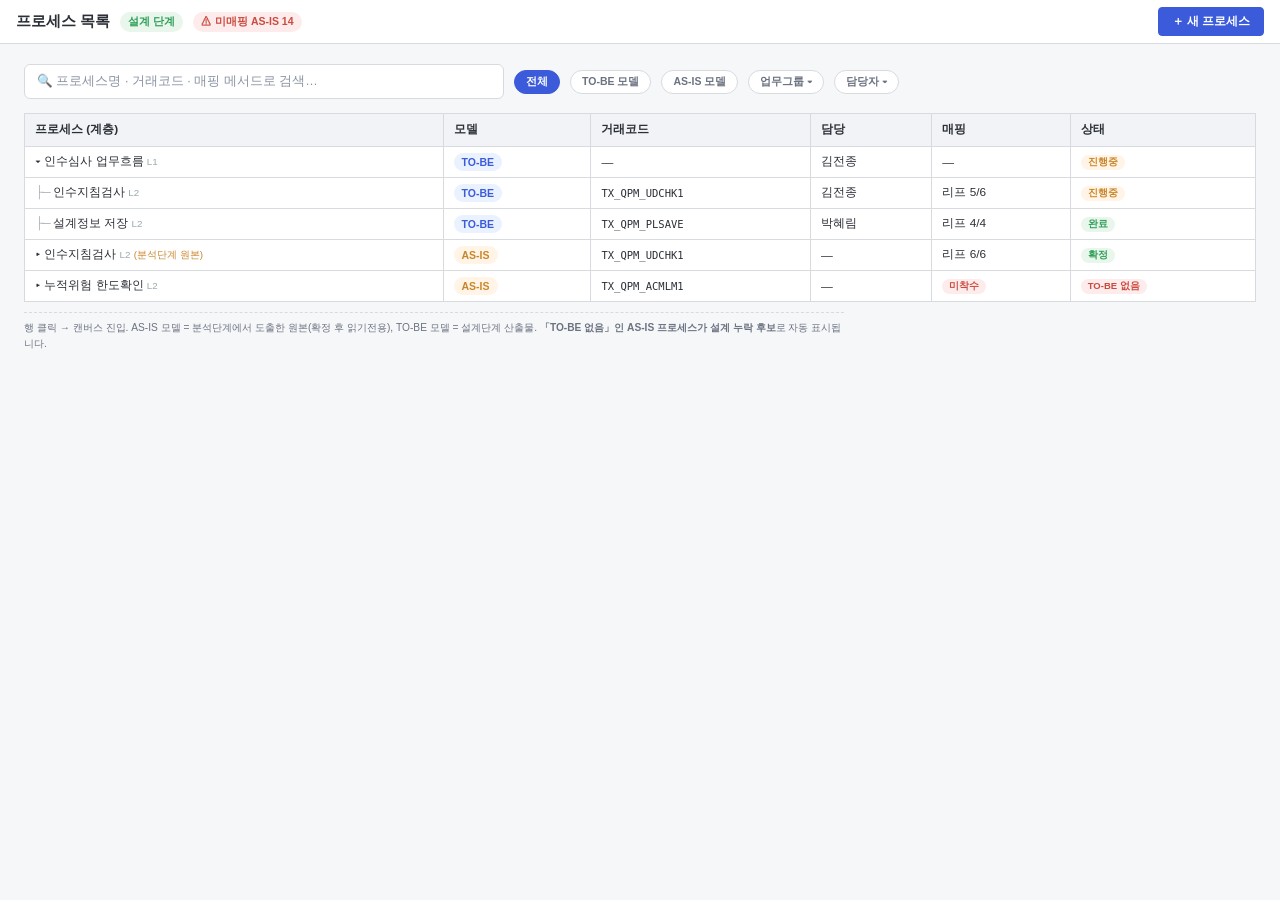
<file: TraceOps_와이어프레임_연계캔버스.html>
<!DOCTYPE html>
<html lang="ko">
<head>
<meta charset="UTF-8">
<title>TraceOps — 연계 캔버스 v7 (목록·생성·AS-IS 불러오기)</title>
<style>
  :root{--line:#d7dbe0;--line-strong:#aab0b8;--dim:#6b7280;--accent:#3b5bdb;--accent-soft:#e8ecfd;
    --ok:#2f9e57;--warn:#c9852b;--danger:#c94b3f;--purple:#7a4bc9;--asis:#c9852b;--tobe:#3b5bdb;--bg:#f6f7f9;}
  *{box-sizing:border-box;}
  body{margin:0;background:var(--bg);color:#2b2f36;overflow:hidden;
    font-family:"Segoe UI","Malgun Gothic",-apple-system,sans-serif;font-size:13px;}
  .frame{display:flex;flex-direction:column;height:100vh;}
  .hide{display:none !important;}

  .zA{height:44px;flex:none;background:#fff;border-bottom:1px solid var(--line);
    display:flex;align-items:center;gap:10px;padding:0 16px;}
  .zA h1{font-size:15px;margin:0;font-weight:700;}
  .badge{font-size:10.5px;font-weight:600;padding:3px 8px;border-radius:12px;white-space:nowrap;}
  .badge.stage{background:#e8f6ec;color:var(--ok);}
  .badge.miss{background:#fdeceb;color:var(--danger);}
  .badge.model-asis{background:#fff4e5;color:var(--asis);}
  .badge.model-tobe{background:#eaf1ff;color:var(--tobe);}
  .ov{margin-left:auto;display:flex;align-items:center;gap:6px;font-size:11px;color:var(--dim);}
  .switch{width:32px;height:17px;border-radius:9px;background:var(--asis);position:relative;cursor:pointer;}
  .switch::after{content:"";position:absolute;top:2px;right:2px;width:13px;height:13px;border-radius:50%;background:#fff;}

  .btn{border:1px solid var(--line);background:#fff;border-radius:4px;padding:6px 13px;
    font-size:11.5px;font-weight:600;cursor:pointer;color:#2b2f36;display:inline-block;}
  .btn.primary{background:var(--accent);border-color:var(--accent);color:#fff;}
  .btn.sm{padding:3px 9px;font-size:10.5px;}
  .pill{display:inline-block;padding:1px 7px;border-radius:9px;font-size:9.5px;font-weight:700;}
  .pill.bad{background:#fdeceb;color:var(--danger);}
  .pill.done{background:#e8f6ec;color:var(--ok);}
  .pill.warn{background:#fff4e5;color:var(--warn);}
  .pill.info{background:#eaf1ff;color:var(--accent);}

  /* ============ 화면 1: 프로세스 목록 ============ */
  .list-wrap{flex:1;overflow:auto;padding:20px 24px;}
  .searchbar{display:flex;gap:10px;align-items:center;margin-bottom:14px;flex-wrap:wrap;}
  .search{flex:1;min-width:260px;max-width:480px;border:1px solid var(--line);border-radius:6px;background:#fff;
    padding:8px 12px;font-size:12.5px;color:#8b93a3;display:flex;gap:8px;align-items:center;}
  .fchip{font-size:10.5px;font-weight:700;padding:4px 11px;border-radius:12px;border:1px solid var(--line);
    color:var(--dim);cursor:pointer;background:#fff;}
  .fchip.on{background:var(--accent);border-color:var(--accent);color:#fff;}
  table.grid{width:100%;border-collapse:collapse;font-size:11.8px;background:#fff;}
  table.grid th{background:#f1f3f6;border:1px solid var(--line);padding:8px 10px;text-align:left;font-weight:700;}
  table.grid td{border:1px solid var(--line);padding:7px 10px;}
  table.grid tr.row{cursor:pointer;}
  table.grid tr.row:hover td{background:#f4f7ff;}
  .indent{color:var(--line-strong);letter-spacing:-1px;}

  /* ============ 화면 2: 캔버스 (v6 계승) ============ */
  .zB{height:44px;flex:none;background:#fafbfc;border-bottom:1px solid var(--line);
    display:flex;align-items:center;gap:6px;padding:0 16px;font-size:12px;font-weight:600;}
  .zB .c{color:var(--accent);cursor:pointer;}
  .zB .c:hover{text-decoration:underline;}
  .zB .sep{color:var(--line-strong);}
  .toolbar{margin-left:auto;display:flex;align-items:center;gap:4px;}
  .tool{height:30px;min-width:30px;padding:0 8px;border:1.5px solid #c9ced6;border-radius:6px;background:#fff;
    display:flex;align-items:center;justify-content:center;gap:4px;font-size:13px;cursor:pointer;color:#4b5563;}
  .tool small{font-size:9.5px;font-weight:700;}
  .tool.on{background:var(--accent);border-color:var(--accent);color:#fff;}
  .tool.import{border-color:var(--asis);color:var(--asis);}
  .tool-sep{width:1px;height:20px;background:#e2e5ea;margin:0 4px;}
  .mid{flex:1;display:flex;min-height:0;}
  .zD{flex:1;min-width:0;position:relative;overflow:auto;padding:30px 24px 44px;}
  .flow{display:flex;align-items:center;min-height:170px;}
  .arrow{padding:0 8px;color:var(--line-strong);font-size:19px;flex:none;}
  .node{min-width:158px;max-width:185px;flex:none;border:2px solid var(--line-strong);border-radius:9px;
    background:#fff;cursor:pointer;position:relative;padding:13px 14px;box-shadow:0 1px 2px rgba(0,0,0,.06);}
  .node.sel{outline:2.5px solid var(--accent);outline-offset:2px;}
  .node .nm{font-weight:700;font-size:12.6px;}
  .node.st-ok{border-color:var(--ok);}
  .node.st-warn{border-color:var(--warn);}
  .node.st-bad{border-color:var(--danger);}
  .node .sub{position:absolute;top:-9px;right:-7px;background:var(--purple);color:#fff;
    font-size:8.8px;font-weight:700;border-radius:9px;padding:2px 7px;}
  .node .mth{font-family:Consolas,monospace;font-size:9.3px;color:var(--asis);margin-top:6px;
    background:#fffaf2;border:1px solid #f0d9b5;border-radius:3px;padding:2px 6px;word-break:break-all;}
  .drop-ghost{min-width:120px;flex:none;border:2px dashed var(--accent);border-radius:8px;background:#f4f7ff;
    color:var(--accent);font-size:10.5px;font-weight:700;text-align:center;padding:18px 8px;}
  .cv-note{position:absolute;bottom:10px;left:24px;right:24px;font-size:10.4px;color:var(--dim);line-height:1.6;}

  .zE{width:380px;flex:none;background:#fff;border-left:1px solid var(--line);display:flex;flex-direction:column;}
  .zE .tabs{display:flex;border-bottom:1px solid var(--line);background:#fafbfc;align-items:center;flex:none;}
  .ztab{padding:9px 13px;font-size:11.8px;font-weight:700;color:var(--dim);cursor:pointer;border-bottom:2px solid transparent;}
  .ztab.on{color:var(--accent);border-color:var(--accent);}
  .zE .body{flex:1;overflow-y:auto;padding:12px;}
  /* 트랜잭션 그룹 트리 */
  .txg{border:1px solid var(--line);border-radius:6px;margin-bottom:8px;overflow:hidden;}
  .txg-head{background:#fafbfc;padding:7px 10px;display:flex;align-items:center;gap:7px;cursor:pointer;
    font-size:11px;font-weight:700;}
  .txg-head .tx{font-family:Consolas,monospace;font-size:9.6px;color:var(--dim);font-weight:400;}
  .txg-head .tag{margin-left:auto;}
  .txg-body{padding:6px 8px;border-top:1px solid var(--line);}
  .txg.closed .txg-body{display:none;}
  .tn{display:flex;align-items:center;gap:5px;padding:2px 5px;border-radius:4px;cursor:grab;font-size:10.4px;}
  .tn:hover{background:#fffaf2;}
  .tn .mono{font-family:Consolas,monospace;font-size:9.8px;color:#3b3f46;word-break:break-all;}
  .tn .tag{margin-left:auto;flex:none;}
  .kids{margin-left:13px;border-left:1px dashed var(--line);padding-left:4px;}
  .fnote{margin-top:10px;font-size:10.2px;color:var(--dim);border-top:1px dashed var(--line);padding-top:7px;line-height:1.6;}
  .zF{height:28px;flex:none;background:#fff;border-top:1px solid var(--line);
    display:flex;align-items:center;gap:16px;padding:0 16px;font-size:10.6px;color:var(--dim);}
  .zF .r{margin-left:auto;}

  /* ============ 모달: 새 프로세스 ============ */
  .overlay{position:fixed;inset:0;background:rgba(20,22,28,.45);z-index:50;display:none;
    align-items:center;justify-content:center;}
  .overlay.on{display:flex;}
  .modal{background:#fff;border-radius:10px;width:560px;max-width:94%;box-shadow:0 12px 40px rgba(0,0,0,.25);}
  .modal-head{padding:14px 20px;border-bottom:1px solid var(--line);display:flex;justify-content:space-between;
    align-items:center;font-weight:700;font-size:14px;}
  .modal-body{padding:16px 20px;}
  .opt{border:1.5px solid var(--line);border-radius:8px;padding:13px 15px;margin-bottom:10px;cursor:pointer;
    display:flex;gap:12px;align-items:flex-start;}
  .opt:hover{border-color:var(--accent);background:#f8faff;}
  .opt .ic{font-size:20px;flex:none;width:30px;text-align:center;}
  .opt .t{font-weight:700;font-size:12.6px;}
  .opt .d{font-size:11px;color:var(--dim);margin-top:3px;line-height:1.55;}
  .opt .d b{color:#2b2f36;}
  .modal .field{margin:4px 0 12px;}
  .modal .field label{font-size:10.5px;color:var(--dim);display:block;margin-bottom:4px;}
  .modal .box{border:1px solid var(--line);border-radius:4px;padding:7px 10px;font-size:12px;color:#555;background:#fff;}
</style>
</head>
<body>
<div class="frame">

  <!-- ===================== 화면 1: 프로세스 목록 (진입) ===================== -->
  <div id="scrList" class="frame" style="height:100vh;">
    <div class="zA">
      <h1>프로세스 목록</h1>
      <span class="badge stage">설계 단계</span>
      <span class="badge miss">⚠ 미매핑 AS-IS 14</span>
      <div class="ov"><div class="btn primary" onclick="openModal()">＋ 새 프로세스</div></div>
    </div>
    <div class="list-wrap">
      <div class="searchbar">
        <div class="search">🔍 프로세스명 · 거래코드 · 매핑 메서드로 검색…</div>
        <span class="fchip on">전체</span>
        <span class="fchip">TO-BE 모델</span>
        <span class="fchip">AS-IS 모델</span>
        <span class="fchip">업무그룹 ▾</span>
        <span class="fchip">담당자 ▾</span>
      </div>
      <table class="grid">
        <tr><th style="width:34%;">프로세스 (계층)</th><th>모델</th><th>거래코드</th><th>담당</th><th>매핑</th><th>상태</th></tr>
        <tr class="row"><td>▾ 인수심사 업무흐름 <small style="color:#9aa;">L1</small></td>
          <td><span class="badge model-tobe">TO-BE</span></td><td>—</td><td>김전종</td><td>—</td><td><span class="pill warn">진행중</span></td></tr>
        <tr class="row" onclick="openCanvas()"><td><span class="indent">├─</span> 인수지침검사 <small style="color:#9aa;">L2</small></td>
          <td><span class="badge model-tobe">TO-BE</span></td><td style="font-family:Consolas,monospace;font-size:10.5px;">TX_QPM_UDCHK1</td>
          <td>김전종</td><td>리프 5/6</td><td><span class="pill warn">진행중</span></td></tr>
        <tr class="row"><td><span class="indent">├─</span> 설계정보 저장 <small style="color:#9aa;">L2</small></td>
          <td><span class="badge model-tobe">TO-BE</span></td><td style="font-family:Consolas,monospace;font-size:10.5px;">TX_QPM_PLSAVE</td>
          <td>박혜림</td><td>리프 4/4</td><td><span class="pill done">완료</span></td></tr>
        <tr class="row"><td>▸ 인수지침검사 <small style="color:#9aa;">L2</small> <small style="color:var(--asis);">(분석단계 원본)</small></td>
          <td><span class="badge model-asis">AS-IS</span></td><td style="font-family:Consolas,monospace;font-size:10.5px;">TX_QPM_UDCHK1</td>
          <td>—</td><td>리프 6/6</td><td><span class="pill done">확정</span></td></tr>
        <tr class="row"><td>▸ 누적위험 한도확인 <small style="color:#9aa;">L2</small></td>
          <td><span class="badge model-asis">AS-IS</span></td><td style="font-family:Consolas,monospace;font-size:10.5px;">TX_QPM_ACMLM1</td>
          <td>—</td><td><span class="pill bad">미착수</span></td><td><span class="pill bad">TO-BE 없음</span></td></tr>
      </table>
      <div class="fnote" style="max-width:820px;">
        행 클릭 → 캔버스 진입. AS-IS 모델 = 분석단계에서 도출한 원본(확정 후 읽기전용),
        TO-BE 모델 = 설계단계 산출물. <b>「TO-BE 없음」인 AS-IS 프로세스가 설계 누락 후보</b>로 자동 표시됩니다.
      </div>
    </div>
  </div>

  <!-- ===================== 화면 2: 캔버스 ===================== -->
  <div id="scrCanvas" class="frame hide" style="height:100vh;">
    <div class="zA">
      <h1>연계 캔버스</h1>
      <span class="badge model-tobe">TO-BE 모델</span>
      <span class="badge stage">설계 단계</span>
      <span class="badge" style="background:#eef1f5;color:var(--dim);">유래: AS-IS 인수지침검사 (복사본)</span>
      <div class="ov">AS-IS 오버레이 <div class="switch"></div></div>
    </div>
    <div class="zB">
      <span class="c" onclick="backToList()">⌂ 목록</span><span class="sep">›</span>
      <span class="c">인수심사 업무흐름</span><span class="sep">›</span>
      <span style="color:#2b2f36;">인수지침검사 <small style="color:#9aa;">L2</small></span>
      <div class="toolbar">
        <div class="tool on" title="선택/이동">⬚</div>
        <div class="tool" title="프로세스 추가">＋<small>노드</small></div>
        <div class="tool" title="분기">◇</div>
        <div class="tool" title="연결선">↦<small>연결</small></div>
        <div class="tool-sep"></div>
        <div class="tool" title="하위 조립 만들기">▦<small>하위</small></div>
        <div class="tool import" title="AS-IS 모델 구조를 현재 캔버스로 복사" onclick="alert('AS-IS 프로세스(동일 거래코드) 구조를 복사해 TO-BE 초안 생성 — 유래 링크 기록')">⤵<small>AS-IS 불러오기</small></div>
        <div class="tool-sep"></div>
        <div class="tool" title="실행취소">↶</div>
        <div class="tool" title="삭제">🗑</div>
      </div>
    </div>
    <div class="mid">
      <div class="zD">
        <div class="flow">
          <div class="node st-ok"><span class="sub">하위 2 ▸</span><div class="nm">보험료 체크</div></div>
          <div class="arrow">→</div>
          <div class="node st-warn sel"><span class="sub">하위 3 ▸</span><div class="nm">담보 인수지침</div></div>
          <div class="arrow">→</div>
          <div class="node st-bad"><div class="nm">위배내용 저장</div></div>
          <div class="arrow">→</div>
          <div class="drop-ghost">＋ 추가<br><small style="font-weight:400;">도구 or 드래그</small></div>
        </div>
        <div class="cv-note">
          TO-BE 캔버스. <b>⤵ AS-IS 불러오기</b> = 같은 거래코드의 AS-IS 프로세스 구조를 복사해 초안으로 —
          크게 안 바뀌는 트랜잭션은 불러와서 수정, 많이 바뀌면 빈 캔버스에서 새로. 복사 시 유래 링크가 남아 AS-IS↔TO-BE 추적 자동 확보.
        </div>
      </div>
      <div class="zE">
        <div class="tabs">
          <div class="ztab on">AS-IS 콜트리 (트랜잭션별)</div>
          <div class="ztab">선택: 담보 인수지침</div>
        </div>
        <div class="body">
          <span class="fchip on" style="font-size:10px;">미매핑 트랜잭션 (3)</span>
          <span class="fchip" style="font-size:10px;">전체 (35)</span>

          <!-- 트랜잭션 그룹 1 (펼침) -->
          <div class="txg">
            <div class="txg-head" onclick="this.parentElement.classList.toggle('closed')">
              ▾ 누적위험 한도확인 <span class="tx">TX_QPM_ACMLM1</span>
              <span class="tag pill bad">미매핑 19</span>
            </div>
            <div class="txg-body">
              <div class="tn" draggable="true"><span class="mono">FcdLtrUtgu#executeacmLmAplCpltImprChek</span>
                <span class="tag pill info">진입점</span></div>
              <div class="kids">
                <div class="tn" draggable="true"><span class="mono">LtrUtguAcmRk#inquireNrdpsAcmRkAmt</span></div>
                <div class="kids">
                  <div class="tn" draggable="true"><span class="mono">LtrUtguPlRltnAdm#inquirePlRltnAdm</span></div>
                  <div class="tn" draggable="true"><span class="mono">ec.VcIgdAcmRkDA0#selectIgdAcmRk014 <span style="color:#9aa;">외 8</span></span></div>
                </div>
                <div class="tn" draggable="true"><span class="mono">LtrUtguRuleCall#inquireLtrRuleCall</span></div>
              </div>
            </div>
          </div>

          <!-- 트랜잭션 그룹 2 (접힘) -->
          <div class="txg closed">
            <div class="txg-head" onclick="this.parentElement.classList.toggle('closed')">
              ▸ 담보변경 지침검사 <span class="tx">TX_QPM_RELPC1</span>
              <span class="tag pill bad">미매핑 22</span>
            </div>
            <div class="txg-body"></div>
          </div>

          <!-- 트랜잭션 그룹 3 (매핑 완료 — 흐림) -->
          <div class="txg closed" style="opacity:.5;">
            <div class="txg-head" onclick="this.parentElement.classList.toggle('closed')">
              ▸ 인수지침검사 <span class="tx">TX_QPM_UDCHK1</span>
              <span class="tag pill done">매핑 완료</span>
            </div>
            <div class="txg-body"></div>
          </div>

          <div class="fnote">
            트리가 <b>트랜잭션 단위 그룹</b>으로 정리 — 그룹 헤더 = 진입점(거래코드), 펼치면 콜트리.
            그룹째 드래그 = 트랜잭션 프로세스+리프 초안 생성 · 메서드 드래그 = 리프 1:1 매핑.
          </div>
        </div>
      </div>
    </div>
    <div class="zF">
      <span>선택: 담보 인수지침</span>
      <span>리프 매핑률 98.7% · 미매핑 14</span>
      <span class="r">자동저장 · 방금 전</span>
    </div>
  </div>
</div>

<!-- ===================== 모달: 새 프로세스 만들기 ===================== -->
<div class="overlay" id="ov">
  <div class="modal">
    <div class="modal-head">새 프로세스 만들기 <span style="cursor:pointer;color:#9aa;" onclick="closeModal()">✕</span></div>
    <div class="modal-body">
      <div class="field"><label>프로세스명 / 상위 프로세스 / 업무그룹</label>
        <div class="box">예: 청약심사 결과처리　·　상위: 인수심사 업무흐름 ▾　·　가입설계/청약 ▾</div></div>

      <div class="opt" onclick="closeModal();openCanvas()">
        <div class="ic">📝</div>
        <div><div class="t">빈 캔버스에서 새로 그리기</div>
        <div class="d">AS-IS에 없는 신규 업무 — 처음부터 프로세스를 그리고, 매핑은 나중에.</div></div>
      </div>
      <div class="opt" onclick="closeModal();openCanvas()">
        <div class="ic">🌲</div>
        <div><div class="t">AS-IS 트랜잭션에서 시작</div>
        <div class="d">콜트리에서 트랜잭션을 고르면 <b>리프 프로세스 + 조립 초안 + 매핑</b>이 자동 생성 —
          이름만 업무 용어로 다듬으면 됨. (분석 단계 권장)</div></div>
      </div>
      <div class="opt" onclick="closeModal();openCanvas()">
        <div class="ic">⤵</div>
        <div><div class="t">AS-IS 프로세스 복사 (TO-BE 설계용)</div>
        <div class="d">분석단계에 확정한 AS-IS 프로세스 모델을 복사해 TO-BE로 시작 —
          크게 안 바뀌는 트랜잭션에 적합. <b>유래 링크가 기록되어 AS-IS↔TO-BE 추적 자동 확보.</b> (설계 단계 권장)</div></div>
      </div>
    </div>
  </div>
</div>

<script>
  function openModal(){ document.getElementById('ov').classList.add('on'); }
  function closeModal(){ document.getElementById('ov').classList.remove('on'); }
  function openCanvas(){
    document.getElementById('scrList').classList.add('hide');
    document.getElementById('scrCanvas').classList.remove('hide');
  }
  function backToList(){
    document.getElementById('scrCanvas').classList.add('hide');
    document.getElementById('scrList').classList.remove('hide');
  }
</script>
</body>
</html>
</file>
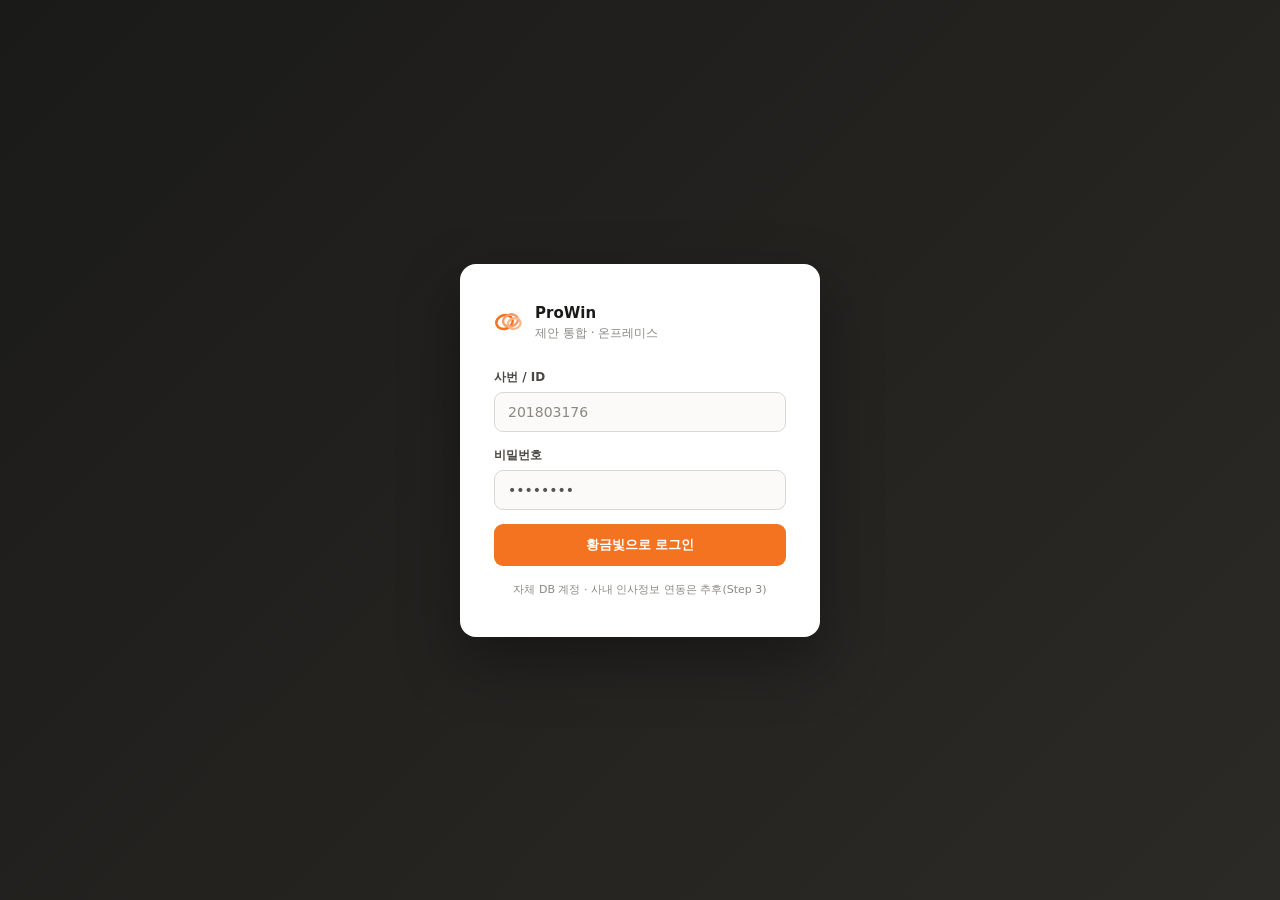
<file: ProWin/데모/Prowin_demo.html>
<!DOCTYPE html>
<html lang="ko">
<head>
<meta charset="UTF-8">
<meta name="viewport" content="width=device-width, initial-scale=1.0">
<title>ProWin · 통합 데모</title>
<style>
  :root{
    --hw:#F37321; --hw70:#F89B6C; --hw50:#FBB584; --wash:#FDF1E9; --hwline:#F5D5C0;
    --ink:#1A1A18; --ink2:#4A4844; --ink3:#8B8981;
    --bg:#F1F0EC; --card:#FFF; --line:#E7E5E0; --line2:#DAD8D2;
    --ok:#2F9E6B; --okbg:#E7F4EC; --okink:#1E7049;
    --dg:#DB5B47; --dgbg:#FBEAE6; --dgink:#AE3B2B;
    --bl:#3D6FB0; --blbg:#EAF0F8; --pp:#7A5AF0; --ppbg:#F0ECFB;
    --gbg:#F1F0ED; --gink:#7C7A73;
    --r:12px; --mono:ui-monospace,"JetBrains Mono",Menlo,Consolas,monospace;
    --sans:-apple-system,BlinkMacSystemFont,"Malgun Gothic","Apple SD Gothic Neo",system-ui,sans-serif;
  }
  *{box-sizing:border-box;margin:0;padding:0}
  body{font-family:var(--sans);background:var(--bg);color:var(--ink);font-size:14px;line-height:1.5;-webkit-font-smoothing:antialiased}
  button{font-family:inherit;cursor:pointer;border:none;background:none;color:inherit}
  input,select{font-family:inherit}
  .mono{font-family:var(--mono)}
  .mark{flex:none}.mark svg{display:block}

  #login{position:fixed;inset:0;background:linear-gradient(135deg,#1A1A18,#2C2A26);display:flex;align-items:center;justify-content:center;z-index:50;transition:opacity .5s}
  #login.hide{opacity:0;pointer-events:none}
  .lcard{width:360px;background:#fff;border-radius:16px;padding:38px 34px;box-shadow:0 24px 60px rgba(0,0,0,.35)}
  .lcard .b{display:flex;align-items:center;gap:11px;margin-bottom:26px}
  .lcard h1{font-size:15px;font-weight:700}.lcard .sub{font-size:12px;color:var(--ink3)}
  .fld{margin-bottom:14px}.fld label{display:block;font-size:12px;color:var(--ink2);margin-bottom:6px;font-weight:600}
  .fld input{width:100%;padding:11px 13px;border:1px solid var(--line2);border-radius:9px;font-size:14px;background:#FBFAF8}
  .fld input:focus{outline:none;border-color:var(--hw);background:#fff}
  .bprimary{width:100%;padding:12px;background:var(--hw);color:#fff;border-radius:9px;font-weight:700}
  .bprimary:hover{background:#DE6417}.lnote{margin-top:16px;font-size:11px;color:var(--ink3);text-align:center}

  #shell{display:none;flex-direction:column;height:100vh}#shell.show{display:flex}
  .rolebar{background:var(--ink);color:#fff;padding:8px 20px;display:flex;align-items:center;gap:10px;font-size:12px;flex:none}
  .rolebar .lb{color:#B9B7B0}
  .rolebar .rb{display:flex;gap:6px}
  .rolebar button{padding:5px 12px;border-radius:20px;background:#33312C;color:#D8D6D0;font-size:11.5px;font-weight:600}
  .rolebar button.on{background:var(--hw);color:#fff}
  .rolebar .tag{margin-left:auto;font-size:11px;color:#B9B7B0}

  #app{display:flex;flex:1;overflow:hidden}
  .sb{width:250px;flex:none;background:#fff;border-right:1px solid var(--line);display:flex;flex-direction:column;padding:14px 10px;overflow-y:auto}
  .sbb{display:flex;align-items:center;gap:10px;padding:6px 8px 12px}
  .sbb .nm{font-size:15px;font-weight:700}.sbb .ctx{font-size:11px;color:var(--ink3)}
  .sbcr{display:flex;align-items:center;justify-content:center;gap:6px;background:var(--hw);color:#fff;padding:10px;border-radius:9px;font-weight:700;font-size:13px;margin-bottom:10px}
  .sbcr:hover{background:#DE6417}
  .sbsec{font-size:10px;font-weight:700;letter-spacing:.4px;color:var(--ink3);text-transform:uppercase;padding:12px 10px 5px}
  .nav{display:flex;align-items:center;gap:9px;width:100%;text-align:left;padding:7px 10px;border-radius:8px;font-size:13px;color:var(--ink2);font-weight:500}
  .nav .ic{width:16px;text-align:center;opacity:.7;flex:none}
  .nav:hover{background:#F6F5F2}
  .nav.on{background:var(--wash);color:var(--hw);font-weight:700}.nav.on .ic{opacity:1}
  .nav .p2{margin-left:auto;font-size:9px;font-weight:700;padding:1px 6px;border-radius:20px;background:var(--ppbg);color:var(--pp)}
  .sbsp{flex:1}
  .sbu{display:flex;align-items:center;gap:9px;padding:8px;border-radius:9px;margin-top:6px}.sbu:hover{background:#F6F5F2}
  .av{width:28px;height:28px;border-radius:50%;flex:none;display:flex;align-items:center;justify-content:center;font-size:11px;font-weight:700;color:#fff;background:var(--hw)}
  .av.g{background:#8B8981}.av.k{background:var(--bl)}.av.l{background:var(--pp)}.av.h{background:#D98C3A}.av.p{background:#6C63A8}
  .sbu .n{font-size:12.5px;font-weight:600;line-height:1.3}.sbu .e{font-size:10px;color:var(--ink3)}

  .main{flex:1;overflow-y:auto;background:var(--bg)}
  .top{position:sticky;top:0;background:rgba(241,240,236,.92);backdrop-filter:blur(6px);z-index:5;padding:15px 26px 12px;border-bottom:1px solid var(--line);display:flex;align-items:center;gap:12px;flex-wrap:wrap}
  .crumb{font-size:12px;color:var(--ink3)}.crumb b{color:var(--ink2)}
  .top h2{font-size:18px;font-weight:700}
  .top .p2b{font-size:10px;font-weight:700;padding:3px 9px;border-radius:20px;background:var(--ppbg);color:var(--pp);align-self:center}
  .top .p1b{font-size:10px;font-weight:700;padding:3px 9px;border-radius:20px;background:var(--okbg);color:var(--okink);align-self:center}
  .projsw{font-size:12px;padding:6px 10px;border-radius:8px;border:1px solid var(--line2);background:#fff;color:var(--ink2)}
  .acts{margin-left:auto;display:flex;gap:7px;flex-wrap:wrap}
  .btn{display:inline-flex;align-items:center;gap:5px;padding:8px 12px;border-radius:8px;font-size:12.5px;font-weight:600;border:1px solid var(--line2);background:#fff;color:var(--ink2)}
  .btn:hover{border-color:var(--ink3)}.btn.acc{background:var(--hw);color:#fff;border-color:var(--hw)}.btn.acc:hover{background:#DE6417}
  .btn.soon,.btn[disabled]{opacity:.45;cursor:not-allowed}
  .btn.dirty{background:var(--ink);color:#fff;border-color:var(--ink)}
  .cont{padding:20px 26px 70px}
  .scr{display:none;animation:fade .25s}.scr.on{display:block}
  @keyframes fade{from{opacity:0;transform:translateY(4px)}to{opacity:1;transform:none}}
  .card{background:#fff;border:1px solid var(--line);border-radius:var(--r)}
  .sect{font-size:13px;font-weight:700;color:var(--ink2);margin:24px 4px 11px}
  .chip{font-size:10.5px;font-weight:700;padding:3px 9px;border-radius:20px}
  .chip.doing{background:var(--wash);color:#C25A16}.chip.done{background:var(--okbg);color:var(--okink)}
  .chip.todo{background:var(--gbg);color:var(--gink)}.chip.fix{background:var(--dgbg);color:var(--dgink)}
  .idot{display:inline-flex;align-items:center;justify-content:center;width:15px;height:15px;border-radius:50%;background:var(--line);color:var(--ink3);font-size:10px;font-weight:700;cursor:pointer;font-style:italic}
  .idot:hover{background:var(--hw);color:#fff}
  .deny{padding:40px;text-align:center;color:var(--ink3)}
  .deny .ic{font-size:30px;margin-bottom:10px}
  .deny h3{color:var(--ink2);font-size:15px;margin-bottom:6px}

  table.tbl{width:100%;border-collapse:collapse;font-size:13px}
  table.tbl th{text-align:left;font-size:11px;font-weight:700;color:var(--ink3);text-transform:uppercase;letter-spacing:.3px;padding:11px 14px;border-bottom:1px solid var(--line);background:#FBFAF8}
  table.tbl td{padding:12px 14px;border-bottom:1px solid var(--line);vertical-align:middle}
  table.tbl tr:last-child td{border-bottom:none}
  .prow{cursor:pointer}.prow:hover{background:#FBFAF8}
  .pbar{width:90px;height:6px;background:#EDEBE6;border-radius:6px;overflow:hidden;display:inline-block;vertical-align:middle;margin-right:8px}
  .pbar span{display:block;height:100%;background:linear-gradient(90deg,var(--hw),var(--hw70))}
  .st{font-size:11px;font-weight:700;padding:3px 10px;border-radius:20px}
  .st.doing{background:var(--wash);color:#C25A16}.st.done{background:var(--okbg);color:var(--okink)}.st.prep{background:var(--gbg);color:var(--gink)}

  .hgrid{display:grid;grid-template-columns:1fr 320px;gap:16px}
  .kv{display:flex;gap:8px;font-size:13px;padding:6px 0}.kv .k{color:var(--ink3);width:70px;flex:none}
  .todo-item{display:flex;align-items:center;gap:10px;padding:10px 0;border-bottom:1px solid var(--line);font-size:13px}
  .todo-item:last-child{border:none}.todo-item .dt{margin-left:auto;font-size:11px;color:var(--ink3)}
  .lt{width:8px;height:8px;border-radius:2px;flex:none}
  .delay .todo-item{color:var(--dgink)}.delay .lt{background:var(--dg)}

  .cal{border:1px solid var(--line);border-radius:10px;overflow:hidden;background:#fff}
  .cal .head{display:grid;grid-template-columns:repeat(7,1fr);background:#FBFAF8;border-bottom:1px solid var(--line)}
  .cal .head div{padding:8px;font-size:11px;font-weight:700;color:var(--ink3);text-align:center}
  .cal .head div:first-child{color:var(--dg)}.cal .head div:last-child{color:var(--bl)}
  .week{position:relative;border-bottom:1px solid var(--line)}.week:last-child{border:none}
  .days{display:grid;grid-template-columns:repeat(7,1fr);min-height:104px}
  .day{border-right:1px solid var(--line);padding:5px 6px;position:relative}.day:last-child{border:none}
  .day .n{font-size:11px;color:var(--ink2);font-weight:600}.day.out .n{color:#C9C7C0}
  .day.today .n{background:var(--dg);color:#fff;border-radius:50%;width:19px;height:19px;display:inline-flex;align-items:center;justify-content:center}
  .bars{position:absolute;left:0;right:0;top:22px;pointer-events:none}
  .bar{position:absolute;height:18px;border-radius:4px;font-size:10px;font-weight:600;color:#fff;padding:1px 7px;white-space:nowrap;overflow:hidden;text-overflow:ellipsis;line-height:16px;pointer-events:auto;cursor:pointer}
  .c-wr{background:#5FA97E}.c-rv{background:#5B87C0}.c-mt{background:var(--hw70)}.c-dl{background:#D9604E}.c-gy{background:#A7A59E}

  .file{display:flex;align-items:center;gap:12px;padding:14px;border:1px solid var(--line);border-radius:10px}
  .file .ic{width:36px;height:36px;border-radius:8px;background:var(--dgbg);color:var(--dgink);display:flex;align-items:center;justify-content:center;font-weight:700;font-size:11px}
  .req{display:flex;gap:12px;padding:11px 14px;border-bottom:1px solid var(--line);cursor:pointer}
  .req:hover{background:#FBFAF8}.req.sel{background:var(--wash)}
  .req:last-child{border:none}.req .c{font-family:var(--mono);font-size:11px;color:var(--hw);font-weight:700;width:42px;flex:none}
  .req .t{font-weight:600}.req .d{font-size:12px;color:var(--ink3)}

  .acard2{padding:12px;border:1px solid var(--line);border-radius:9px;margin-bottom:8px}
  .acard2 .ti{font-weight:600;font-size:12.5px}.acard2 .mt{font-size:11px;color:var(--ink3);margin-top:3px}
  .acard2 .pg{font-family:var(--mono);font-size:10px;color:var(--hw);margin-top:5px}

  table.toc{width:100%;border-collapse:collapse;font-size:12px}
  table.toc th{background:#FBFAF8;font-size:10.5px;font-weight:700;color:var(--ink3);padding:8px 10px;text-align:left;border:1px solid var(--line);position:sticky;top:0}
  table.toc td{padding:7px 10px;border:1px solid var(--line)}
  table.toc .l1{font-weight:700;background:#FCF6F0}
  .who{font-size:10px;color:#fff;border-radius:5px;padding:1px 6px;font-weight:700}
  .who.g{background:#8B8981}.who.k{background:var(--bl)}.who.l{background:var(--pp)}.who.o{background:var(--hw)}.who.h{background:#D98C3A}

  .edt{display:grid;grid-template-columns:290px 1fr;gap:16px}
  .tnode{display:flex;align-items:center;gap:8px;padding:6px 8px;border-radius:7px;cursor:pointer;font-size:12.5px}
  .tnode:hover{background:#F6F5F2}.tnode.sel{background:var(--wash)}
  .tnode.grp{font-weight:700;margin-top:3px}.tnode.ch{padding-left:20px;color:var(--ink2)}.tnode.ch2{padding-left:34px;font-size:12px;color:var(--ink3)}
  .dt2{width:8px;height:8px;border-radius:50%;flex:none}
  .dt2.todo{background:#C9C7C0}.dt2.doing{background:var(--hw)}.dt2.done{background:var(--ok)}.dt2.fix{background:var(--dg)}
  .tnode .w{margin-left:auto;font-size:9px;color:#fff;background:var(--ink3);border-radius:5px;padding:1px 5px;font-weight:700}
  .slide{aspect-ratio:16/9;margin:14px;background:#fff;border:1px solid var(--line);border-radius:6px;padding:16px 20px;box-shadow:0 2px 8px rgba(0,0,0,.04);display:flex;flex-direction:column}
  .slide .stt{font-size:14px;font-weight:700;border-bottom:2px solid var(--hw);display:inline-block;padding-bottom:4px;margin-bottom:8px}
  .slide ul{list-style:none;font-size:11.5px;color:var(--ink2)}
  .slide li{padding:2px 0 2px 14px;position:relative}
  .slide li:before{content:"";position:absolute;left:0;top:9px;width:5px;height:5px;border-radius:50%;background:var(--hw70)}
  .slide .pg{margin-top:auto;text-align:right;font-size:10px;color:var(--ink3)}
  .flow{display:flex;align-items:center;gap:6px;margin:6px 0 10px}
  .fbox{flex:1;background:var(--wash);border:1px solid var(--hwline);border-radius:6px;padding:6px 4px;text-align:center;font-size:10px;font-weight:600;color:#8a4a1c}
  .farr{color:var(--hw);font-size:13px;flex:none}
  .pvtop{display:flex;align-items:center;gap:8px;padding:9px 13px;border-bottom:1px solid var(--line);background:#fff;border-radius:10px 10px 0 0}
  .pvtop .lb{font-size:11px;color:var(--ink3);font-weight:600}
  .pvtop .wn{margin-left:auto;font-size:10px;font-weight:700;color:#C25A16;background:var(--wash);padding:3px 8px;border-radius:20px}
  .tgl{display:flex;align-items:center;gap:8px;font-size:12.5px;color:var(--ink2);cursor:pointer;user-select:none}
  .tk{width:34px;height:19px;border-radius:20px;background:var(--line2);position:relative;transition:.2s;flex:none}
  .tk:after{content:"";position:absolute;top:2px;left:2px;width:15px;height:15px;border-radius:50%;background:#fff;transition:.2s}
  .tgl.on .tk{background:var(--hw)}.tgl.on .tk:after{transform:translateX(15px)}
  .cmt{display:flex;gap:10px;margin-bottom:12px}.cmt .av{width:26px;height:26px;font-size:10px}
  .cmt .nm{font-size:12px;font-weight:700}.cmt .nm span{font-weight:500;color:var(--ink3);font-size:10px;margin-left:6px;font-family:var(--mono)}
  .cmt .tx{font-size:12.5px;color:var(--ink2)}
  .cadd{display:flex;gap:8px;margin-top:6px}
  .cadd input{flex:1;padding:9px 12px;border:1px solid var(--line2);border-radius:8px;font-size:12.5px}
  .cadd input:focus{outline:none;border-color:var(--hw)}.cadd button{padding:0 15px;background:var(--ink);color:#fff;border-radius:8px;font-size:12.5px;font-weight:600}

  table.mx{border-collapse:collapse;width:100%;font-size:12px}
  table.mx th,table.mx td{border:1px solid var(--line);padding:7px 8px}
  table.mx th{background:#FBFAF8;font-weight:700;color:var(--ink2);font-size:10.5px}
  table.mx td.y{text-align:center;font-weight:700;color:var(--ok)}
  table.mx td.n{text-align:center;color:var(--ink3)}

  .git{display:grid;grid-template-columns:1fr 330px;gap:16px}
  .brs{display:flex;gap:8px;padding:8px 12px 14px}
  .br{font-size:12px;font-weight:700;padding:5px 11px;border-radius:20px;border:1px solid var(--line2);background:#fff}
  .br.cur{border-color:var(--hw);color:var(--hw);background:var(--wash)}
  .cm{display:flex;gap:14px;padding:0 10px;cursor:pointer}
  .rail{width:16px;flex:none;position:relative;display:flex;justify-content:center}
  .rail:before{content:"";position:absolute;top:0;bottom:0;width:2px;background:var(--line2)}
  .cm:first-child .rail:before{top:20px}.cm:last-child .rail:before{bottom:auto;height:20px}
  .knob{width:13px;height:13px;border-radius:50%;background:#fff;border:2.5px solid var(--hw);margin-top:15px;z-index:1}
  .cm.tag .knob{border-color:var(--pp)}.cm.sel .knob{background:var(--hw);box-shadow:0 0 0 4px var(--wash)}
  .cb{flex:1;padding:12px 0 14px;border-bottom:1px solid var(--line)}.cm:last-child .cb{border:none}
  .cb .msg{font-size:13.5px;font-weight:600}
  .tg{font-size:9.5px;font-weight:700;padding:2px 7px;border-radius:5px;margin-left:7px}
  .tg.br{background:var(--wash);color:var(--hw)}.tg.tag{background:var(--ppbg);color:var(--pp)}.tg.head{background:var(--okbg);color:var(--okink)}
  .cmeta{font-size:11px;color:var(--ink3);margin-top:5px;display:flex;align-items:center;gap:7px}
  .cmeta .hash{font-family:var(--mono);background:#F1F0ED;padding:1px 6px;border-radius:4px}
  .cmeta .av{width:18px;height:18px;font-size:8px}
  .diffp{padding:16px;position:sticky;top:16px;align-self:start}
  .diffp .h{font-size:12px;font-weight:700;color:var(--ink2);margin-bottom:4px}
  .diffp .h .hash{font-family:var(--mono);color:var(--hw);font-size:11px}
  .dl{font-family:var(--mono);font-size:11.5px;padding:4px 10px;border-radius:5px;margin-bottom:3px;display:flex;gap:8px}
  .dl.add{background:#EAF6EF;color:#1E7049}.dl.del{background:#FBEBE7;color:#AE3B2B}.dl.mod{background:var(--wash);color:#C25A16}
  .dl .s{font-weight:700;flex:none}
  .dsec{font-size:10px;font-weight:700;color:var(--ink3);text-transform:uppercase;margin:13px 0 6px;letter-spacing:.3px}

  .ov{position:fixed;inset:0;background:rgba(20,18,16,.45);display:none;align-items:center;justify-content:center;z-index:60}
  .ov.on{display:flex}
  .modal{width:560px;max-width:92vw;max-height:88vh;overflow-y:auto;background:#fff;border-radius:14px;box-shadow:0 30px 70px rgba(0,0,0,.3)}
  .mh{display:flex;align-items:center;padding:16px 20px;border-bottom:1px solid var(--line)}
  .mh h3{font-size:15px;font-weight:700}.mh .x{margin-left:auto;font-size:20px;color:var(--ink3);line-height:1;padding:2px 6px;border-radius:6px;cursor:pointer}
  .mh .x:hover{background:#F1F0ED}
  .mb{padding:18px 20px}
  .gate{border:1px solid var(--line);border-radius:9px;padding:12px;margin-bottom:10px;display:flex;align-items:center;gap:10px}
  .gate.ok{background:var(--okbg);border-color:#CDE8D8}.gate.warn{background:var(--wash);border-color:var(--hwline)}
  .gate .tt{font-weight:600;font-size:13px}.gate .ss{font-size:11.5px;color:var(--ink3)}
  .gate .cta{margin-left:auto;display:flex;gap:6px}
  .thumb{width:52px;height:34px;flex:none;border:1.5px dashed var(--line2);border-radius:5px;background:#FBFAF8;display:flex;align-items:center;justify-content:center;font-size:14px;color:var(--ink3)}
  .diffrow{display:flex;gap:8px;font-family:var(--mono);font-size:11.5px;padding:3px 0}
  .mf{padding:14px 20px;border-top:1px solid var(--line);display:flex;gap:8px;justify-content:flex-end}
  .mrow{display:flex;gap:8px;margin-bottom:10px;align-items:center}
  .mrow label{width:80px;font-size:12px;color:var(--ink2);flex:none}
  .mrow input,.mrow select{flex:1;padding:8px 10px;border:1px solid var(--line2);border-radius:7px;font-size:13px}

  .pop{position:fixed;z-index:70;width:300px;background:#fff;border:1px solid var(--line);border-radius:11px;box-shadow:0 14px 40px rgba(0,0,0,.15);display:none}
  .pop.on{display:block}
  .pop .ph{display:flex;align-items:center;padding:11px 14px;border-bottom:1px solid var(--line)}
  .pop .ph b{font-size:12.5px}.pop .ph .x{margin-left:auto;font-size:16px;color:var(--ink3);line-height:1;cursor:pointer;padding:1px 5px;border-radius:5px}
  .pop .ph .x:hover{background:#F1F0ED}
  .pop .pc{padding:12px 14px;font-size:12px;color:var(--ink2);line-height:1.6}
  .pop .pc .ph2{font-weight:700;color:var(--hw);font-size:11px;margin-top:8px}

  table.fin{width:100%;border-collapse:collapse;font-size:11.5px}
  table.fin th{background:#FBFAF8;font-size:10px;font-weight:700;color:var(--ink3);padding:7px 8px;border:1px solid var(--line);text-align:center}
  table.fin td{padding:3px;border:1px solid var(--line);text-align:center}
  table.fin input{width:100%;border:1px solid transparent;background:transparent;padding:5px 6px;font-size:11.5px;text-align:center;border-radius:5px;font-family:inherit}
  table.fin input:focus{outline:none;border-color:var(--hw);background:#FFFDFB}
  table.fin td.l input{text-align:left}
  table.fin tr.tot td{background:#EDEBE6;font-weight:700}
  .rmv{color:var(--dg);font-weight:700;cursor:pointer;padding:2px 7px;border-radius:5px}.rmv:hover{background:var(--dgbg)}
  .fintab{display:flex;gap:6px;margin-bottom:14px;flex-wrap:wrap}
  .fintab button{padding:7px 13px;border-radius:8px;font-size:12.5px;font-weight:600;border:1px solid var(--line2);background:#fff;color:var(--ink2)}
  .fintab button.on{background:var(--hw);color:#fff;border-color:var(--hw)}
  .sumcard{display:grid;grid-template-columns:repeat(auto-fit,minmax(150px,1fr));gap:12px;margin-bottom:18px}
  .sc{padding:14px;border:1px solid var(--line);border-radius:10px}
  .sc .l{font-size:11px;color:var(--ink3)}.sc .v{font-size:18px;font-weight:700;margin-top:4px}
  .sc.hl{background:var(--wash);border-color:var(--hwline)}
  .addrow{margin-top:10px}

  .post{padding:14px 16px;border-bottom:1px solid var(--line)}.post:last-child{border:none}
  .post .pt{font-weight:700;font-size:13.5px}.post .pd{font-size:11px;color:var(--ink3);margin-top:2px}
  .post .pbd{font-size:12.5px;color:var(--ink2);margin-top:7px;white-space:pre-line}
  .atag{display:inline-flex;align-items:center;gap:6px;font-size:11px;color:var(--dgink);background:var(--dgbg);padding:3px 9px;border-radius:6px;margin-top:8px}
  .fold{display:flex;align-items:center;gap:10px;padding:12px 14px;border-bottom:1px solid var(--line);font-size:13px}
  .fold:last-child{border:none}.fold .ic{opacity:.6}
  .fold .actx{margin-left:auto;display:flex;gap:6px}
  .perm{width:100%;border-collapse:collapse;font-size:12px}
  .perm th,.perm td{border:1px solid var(--line);padding:8px 10px;text-align:center}
  .perm th{background:#FBFAF8;font-size:11px;color:var(--ink3)}.perm td:first-child,.perm th:first-child{text-align:left}
  .yes{color:var(--ok);font-weight:700}.no{color:var(--dg)}
  .gsec{margin-bottom:20px}.gsec h4{font-size:14px;font-weight:700;margin-bottom:8px;display:flex;align-items:center;gap:8px}
  .gsec .num{width:22px;height:22px;border-radius:6px;background:var(--wash);color:var(--hw);font-size:12px;font-weight:700;display:flex;align-items:center;justify-content:center}
  .gsec p{font-size:13px;color:var(--ink2);margin-bottom:5px}
  .rule{background:var(--wash);border:1px solid var(--hwline);border-radius:9px;padding:12px 14px;font-size:12.5px;color:#8a4a1c}
  .swtoggle{position:relative;width:40px;height:22px;border-radius:20px;background:var(--line2);flex:none;cursor:pointer}
  .swtoggle:after{content:"";position:absolute;top:2px;left:2px;width:18px;height:18px;border-radius:50%;background:#fff;transition:.2s}
  .swtoggle.on{background:var(--ok)}.swtoggle.on:after{transform:translateX(18px)}

  .note{position:fixed;bottom:14px;right:16px;font-size:11px;color:var(--ink2);background:#fff;border:1.5px solid var(--hwline);padding:7px 14px 7px 8px;border-radius:20px;z-index:20;box-shadow:0 6px 18px rgba(243,115,33,.14);cursor:pointer;display:flex;align-items:center;gap:7px;font-weight:600;transition:transform .12s,box-shadow .12s,border-color .12s}
  .note .ico{width:19px;height:19px;border-radius:50%;background:var(--hw);color:#fff;font-style:normal;font-size:11px;font-weight:700;display:flex;align-items:center;justify-content:center;flex:none}
  .note:hover{border-color:var(--hw);box-shadow:0 8px 22px rgba(243,115,33,.24);transform:translateY(-1px)}
  .note:active{transform:translateY(0)}
  @media(max-width:960px){.edt,.git,.hgrid{grid-template-columns:1fr}.sb{width:210px}}
</style>
</head>
<body>

<div id="login">
  <div class="lcard">
    <div class="b"><span class="mark" id="mk1"></span><div><h1>ProWin</h1><div class="sub">제안 통합 · 온프레미스</div></div></div>
    <div class="fld"><label>사번 / ID</label><input value="201803176" disabled style="color:var(--ink3)"></div>
    <div class="fld"><label>비밀번호</label><input type="password" value="········" disabled></div>
    <button class="bprimary" id="loginBtn">황금빛으로 로그인</button>
    <div class="lnote">자체 DB 계정 · 사내 인사정보 연동은 추후(Step 3)</div>
  </div>
</div>

<div id="shell">
  <div class="rolebar">
    <span class="lb">데모 전용 · 보는 역할 전환</span>
    <div class="rb">
      <button class="on" data-role="writer">황금빛 (작성자)</button>
      <button data-role="pm">황피엠 (PM)</button>
      <button data-role="admin">시스템관리자</button>
    </div>
    <span class="tag" id="roleTag">실제 로그인: 황금빛 · 화면은 역할별로 이렇게 보입니다</span>
  </div>
  <div id="app">
    <aside class="sb">
      <div class="sbb"><span class="mark" id="mk2"></span><div><div class="nm">ProWin</div><div class="ctx" id="sbCtx">OO화재 장기보험 차세대</div></div></div>
      <button class="sbcr" data-s="proposals">＋ 새 제안</button>

      <div class="sbsec">전역</div>
      <button class="nav on" data-s="proposals"><span class="ic">▦</span>제안 현황</button>
      <button class="nav" data-s="assets"><span class="ic">▤</span>자산 라이브러리<span class="p2">S2</span></button>

      <div class="sbsec">제안 워크스페이스</div>
      <button class="nav" data-s="home"><span class="ic">⌂</span>제안서 홈</button>
      <button class="nav" data-s="comm"><span class="ic">✉</span>커뮤니케이션<span class="p2">S2</span></button>
      <button class="nav" data-s="schedule"><span class="ic">▧</span>제안 일정</button>
      <button class="nav" data-s="rfp"><span class="ic">▣</span>RFP / 요구사항</button>
      <button class="nav" data-s="toc"><span class="ic">≡</span>목차</button>
      <button class="nav" data-s="review"><span class="ic">▤</span>제안서 검토</button>
      <button class="nav" data-s="versions"><span class="ic">⑂</span>제안서 관리</button>
      <button class="nav" data-s="matrix"><span class="ic">▥</span>조견표</button>
      <button class="nav" data-s="workspace"><span class="ic">▢</span>워크스페이스 관리<span class="p2">S2</span></button>
      <button class="nav" data-s="wsperm"><span class="ic">◔</span>제안 권한관리</button>
      <div id="dynBoards"></div>
      <button class="nav" data-s="expense"><span class="ic">₩</span>제안 경비 관리<span class="p2">S2</span></button>
      <button class="nav" data-s="effort"><span class="ic">◷</span>수행 공수 관리<span class="p2">S2</span></button>

      <div class="sbsec">ProWin 관리</div>
      <button class="nav" data-s="sysperm"><span class="ic">⛨</span>시스템 접근 권한관리</button>
      <button class="nav" data-s="guide"><span class="ic">?</span>사용 가이드<span class="p2">S2</span></button>

      <div class="sbsp"></div>
      <button class="sbu"><span class="av">황</span><div><div class="n">황금빛</div><div class="e">제안 PL · 기술파트</div></div></button>
    </aside>

    <main class="main">
      <div class="top">
        <div><div class="crumb"><b id="crumbProj">OO화재 장기보험 차세대</b> · 기술제안서</div><h2 id="scT">제안 현황</h2></div>
        <span id="scStep"></span>
        <select class="projsw" id="projSw" style="display:none">
          <option>OO화재 장기보험 차세대</option>
          <option>OO생명 언더라이팅 고도화</option>
          <option>OO손해보험 지급심사 시스템</option>
          <option>△△생명 계약관리 재구축</option>
        </select>
        <div class="acts" id="scA"></div>
      </div>
      <div class="cont" id="cont"></div>
    </main>
  </div>
</div>

<div class="ov" id="ov"><div class="modal" id="modal"></div></div>
<div class="pop" id="pop"><div class="ph"><b id="popT"></b><span class="x" id="popX">×</span></div><div class="pc" id="popC"></div></div>
<button class="note" id="disclaimer"><span class="ico">i</span>데모 프로토타입 · 데이터 전부 변조 · 실제 아님</button>

<script>
(function(){
"use strict";
var $=function(s,r){return (r||document).querySelector(s);};
function el(h){var d=document.createElement('div');d.innerHTML=h.trim();return d.firstChild;}
function esc(s){return String(s).replace(/</g,'&lt;');}

var MARK='<svg width="30" height="26" viewBox="0 0 40 34" fill="none"><ellipse cx="14" cy="17" rx="11" ry="9" stroke="#F37321" stroke-width="3.4" transform="rotate(-18 14 17)"/><ellipse cx="22" cy="15" rx="10" ry="8" stroke="#F89B6C" stroke-width="3.2" transform="rotate(-18 22 15)"/><ellipse cx="27" cy="19" rx="8.5" ry="7" stroke="#FBB584" stroke-width="3" transform="rotate(-18 27 19)"/></svg>';
$('#mk1').innerHTML=MARK;$('#mk2').innerHTML=MARK;

$('#loginBtn').addEventListener('click',function(){$('#login').classList.add('hide');$('#shell').classList.add('show');});

/* ---------------- role state ---------------- */
var ROLE='writer';
var ROLE_LABEL={writer:'황금빛(작성자)',pm:'황피엠(PM)',admin:'시스템관리자'};
document.querySelectorAll('.rolebar [data-role]').forEach(function(b){
  b.addEventListener('click',function(){
    ROLE=b.getAttribute('data-role');
    document.querySelectorAll('.rolebar [data-role]').forEach(function(x){x.classList.toggle('on',x===b);});
    $('#roleTag').textContent='실제 로그인: 황금빛 · 지금 보는 시점: '+ROLE_LABEL[ROLE];
    go(CUR);
  });
});
function canManage(){return ROLE==='pm'||ROLE==='admin';}
function canSystem(){return ROLE==='admin';}

/* ---------------- project switch (label only, prototype) ---------------- */
var GLOBAL_SCREENS={proposals:1,assets:1,guide:1,sysperm:1};
$('#projSw').addEventListener('change',function(){
  var v=this.value;$('#crumbProj').textContent=v;$('#sbCtx').textContent=v;
});

/* ---------------- data ---------------- */
var TITLES={proposals:'제안 현황',home:'제안서 홈',comm:'커뮤니케이션',schedule:'제안 일정',rfp:'RFP / 요구사항',toc:'목차',review:'제안서 검토',versions:'제안서 관리',matrix:'조견표',workspace:'워크스페이스 관리',wsperm:'제안 권한관리',expense:'제안 경비 관리',effort:'수행 공수 관리',assets:'자산 라이브러리',sysperm:'시스템 접근 권한관리',guide:'사용 가이드'};
var PHASE={proposals:1,home:1,schedule:1,rfp:1,toc:1,review:1,versions:1,matrix:1,wsperm:1,sysperm:1,comm:2,workspace:2,expense:2,effort:2,assets:2,guide:2};
var REQINFO={
 proposals:{req:'기간별 제안 진행현황을 한눈에 파악(카드가 아닌 목록형, PM/사업관리/영업대표 노출)',phase:'Step 1 · 꼭 필요'},
 home:{req:'제안 개요 + 오늘 할 일(일정 연동) + 지연 항목 가시화',phase:'Step 1 · 꼭 필요'},
 schedule:{req:'짧은 제안 일정(2~3주)의 다일 일정 등록/수정/삭제, 색상 구분 · <b>PM·사업관리 편집 / 그 외 조회</b>',phase:'Step 1 · 꼭 필요'},
 rfp:{req:'RFP 업로드/다운로드 및 요구사항 정리 한눈',phase:'Step 1 · 꼭 필요<br>└ 자동추출·유사사례 추천은 <b>Step 2</b>'},
 toc:{req:'제안서 전체 목차 = 진척 마스터(담당·상태·예상장수), 엑셀 다운로드',phase:'Step 1 · 꼭 필요'},
 review:{req:'슬라이드 보기 · 설명회 지정 · 리뷰 코멘트(회의록 대체)',phase:'Step 1 · 꼭 필요<br>└ 원본 이미지 렌더는 <b>Step 3</b>'},
 versions:{req:'업로드=커밋(제목 대조 게이트) · 합본=불변 스냅샷(PM/사업관리 권한)',phase:'Step 1 · 꼭 필요<br>└ 시각적 diff는 <b>Step 3</b><br>└ 표준 템플릿 <b>디자인 통일</b>은 <b>Step 3</b>(도형 재구성 자동화 · 버전 모델에 흡수 — 입력 스냅샷→새 스냅샷)'},
 matrix:{req:'최종 취합본(스냅샷) 기준 요구사항↔목차/페이지 매핑 — 대분류~세부사항은 <b>RFP 발췌(읽기전용, [RFP/요구사항] 소유)</b>, 수용여부(수용/부분수용/미수용)·해당목차(드롭다운)·page는 <b>사람이 매핑</b>. 행 추가/삭제 없음(RFP가 행을 결정)',phase:'Step 1 · 꼭 필요<br>└ AI 자동 매핑은 <b>Step 3</b>(RFP 자동추출(Step 2)과 별개의 더 어려운 문제)'},
 comm:{req:'제안팀 공지·공유 게시판',phase:'Step 2 · 컨셉 강화'},
 workspace:{req:'제안별 자유 게시판(폴더) 추가/수정/삭제',phase:'Step 2 · 컨셉 강화'},
 wsperm:{req:'제안 단위 멤버·권한 관리(PM/사업관리 전용)',phase:'Step 1 · 꼭 필요'},
 expense:{req:'자사/외주 인건비·디자인·인쇄비 통합 관리, 그리드 편집 — PM·사업관리만 화면 접근·편집 가능(작성자는 접근 차단)',phase:'Step 2 · 컨셉 강화'},
 effort:{req:'투입 M/M·직급별 공수 관리, 그리드 편집 — PM·사업관리만 화면 접근·편집 가능(작성자는 접근 차단)',phase:'Step 2 · 컨셉 강화'},
 assets:{req:'과거 제안서 페이지 단위 적재(Step 1) + 의미 기반 검색(Step 2)',phase:'Step 1(적재) / Step 2(검색)'},
 sysperm:{req:'프로젝트에 종속되지 않는 시스템 마스터 권한(전체 프로젝트 접근) 관리',phase:'Step 1 · 꼭 필요(관리 인프라)'},
 guide:{req:'사이트 사용법 통합 가이드',phase:'Step 2 · 컨셉 강화'}
};
var ACTS={
  proposals:'<button class="btn acc" data-act="newp">＋ 새 제안</button>',
  home:'<button class="btn">제안 정보 수정</button>',
  schedule:'<button class="btn acc" data-act="ev-add">＋ 일정 추가</button>',
  rfp:'<button class="btn">RFP 업로드</button><button class="btn soon" title="Step 2">요구사항 자동추출 · Step 2</button>',
  toc:'<button class="btn" data-act="i-toc">목차 규칙 <span style="font-style:italic">i</span></button><button class="btn acc">엑셀 다운로드</button>',
  review:'<span style="font-size:12px;color:var(--ink3);align-self:center">읽기 전용 · 업로드는 [제안서 관리]에서</span>',
  versions:'<button class="btn" data-act="upload">pptx 업로드(커밋)</button><button class="btn soon" title="Step 3 예정 — 표준 템플릿 디자인 통일(과거 외주의 도형·레이아웃 재구성 자동화). 원칙2의 유일한 예외인 생성 엔진이 필요한 고난도 R&D. 별도 파생 파일이 아니라 버전 모델에 흡수 — 입력 스냅샷 → 도형 표준화 → 새 스냅샷 생성(합본과 동일 메커니즘).">디자인 통일(표준화) · Step 3</button>',
  matrix:'<button class="btn" id="saveMatrix" disabled>저장</button><button class="btn soon" title="Step 3 예정 — RFP 자동추출(Step 2)과 별개로, 이번 제안서 자체 내용을 이해해야 하는 더 어려운 문제라 P3로 분리">AI 자동 매핑 · Step 3</button><button class="btn acc">엑셀 출력</button>',
  expense:'', /* 동적 렌더 — go()에서 canManage()로 분기 (아래 참고) */
  effort:'', /* 동적 렌더 — go()에서 canManage()로 분기 */
  assets:'<button class="btn acc">자산 업로드</button>',
  wsperm:'<button class="btn acc" data-act="mem-add">＋ 멤버 추가</button>',
  workspace:'<button class="btn acc" data-act="board-add">＋ 게시판 추가</button>'
};

/* ---------------- screens ---------------- */
var R={};

R.proposals=function(){
  var rows=[
    ['진행중','doing','OO화재 장기보험 차세대 구축','기술·사업·원가','2026-06-30 ~ 07-15','황피엠','박민수','조은지',62],
    ['제출완료','done','OO생명 언더라이팅 고도화','기술·사업','2026-04-10 ~ 05-02','황피엠','박민수','조은지',100],
    ['준비중','prep','OO손해보험 지급심사 시스템 제안','RFP 검토','2026-07-20 ~ 08-05','황피엠','박민수','—',8],
    ['제출완료','done','△△생명 계약관리 재구축','기술·사업·원가','2026-02-01 ~ 02-20','황피엠','박민수','조은지',100]
  ];
  var h='<div class="card"><table class="tbl"><thead><tr><th>상태</th><th>제안명</th><th>구성</th><th>제안 기간</th><th>PM</th><th>사업관리</th><th>영업대표</th><th>진척</th></tr></thead><tbody>';
  rows.forEach(function(r){
    h+='<tr class="prow" data-open="1"><td><span class="st '+r[1]+'">'+r[0]+'</span></td><td style="font-weight:700">'+r[2]+'</td><td style="color:var(--ink3)">'+r[3]+'</td><td>'+r[4]+'</td><td>'+r[5]+'</td><td>'+r[6]+'</td><td>'+r[7]+'</td><td><span class="pbar"><span style="width:'+r[8]+'%"></span></span>'+r[8]+'%</td></tr>';
  });
  h+='</tbody></table></div><p style="font-size:12px;color:var(--ink3);margin:12px 4px">기간별 제안 진행 현황 · 행 클릭 시 제안서 홈으로 이동 · 추가/삭제는 이 화면에서만</p>';
  return h;
};

R.home=function(){
  return '<div class="hgrid"><div>'
    +'<div class="card" style="padding:18px"><h3 style="font-size:16px;font-weight:700;margin-bottom:10px">OO화재 장기보험 차세대 구축</h3>'
    +'<div class="kv"><span class="k">발주처</span>OO화재해상보험</div><div class="kv"><span class="k">제안 기간</span>2026-06-30 ~ 07-15 · 마감 D-7</div>'
    +'<div class="kv"><span class="k">PM</span>황피엠</div><div class="kv"><span class="k">사업관리</span>박민수</div><div class="kv"><span class="k">영업대표</span>조은지</div>'
    +'<div class="kv"><span class="k">진척</span><span class="pbar" style="width:200px"><span style="width:62%"></span></span> 62% (완료 8 · 진행 6 · 보완 2)</div></div>'
    +'<div class="sect">최근 업데이트</div><div class="card"><div style="padding:4px 14px">'
    +up('⑂','v1.2 스냅샷 · PL 리뷰 반영','14분 전')+up('▤','2.2 MSA 전환 방안 · 슬라이드 3장 업로드','39분 전')
    +up('▥','조견표 · 수용여부 갱신','1시간 전')+up('₩','경비 · 외주 인건비 견적 갱신','3시간 전')+'</div></div></div>'
    +'<div><div class="card" style="padding:16px"><div style="font-weight:700;font-size:13px;margin-bottom:8px">오늘 할 일 <span style="color:var(--ink3);font-weight:500">· 7/8(수)</span></div>'
    +ti('c-mt','제안전략 검토(2차)')+ti('c-rv','2.3 데이터 이관 보완')+ti('c-wr','3.2 품질관리 초안')+'</div>'
    +'<div class="card delay" style="padding:16px;margin-top:14px;border-color:var(--hwline)"><div style="font-weight:700;font-size:13px;margin-bottom:8px;color:var(--dgink)">⚠ 지연 항목</div>'
    +ti('','2.3 데이터 이관 (마감 7/5)')+ti('','3.1 사업관리 미착수 (마감 7/8)')+'</div></div></div>';
  function up(i,t,d){return '<div class="todo-item"><span style="opacity:.6">'+i+'</span>'+t+'<span class="dt">'+d+'</span></div>';}
  function ti(c,t){return '<div class="todo-item"><span class="lt '+c+'"></span>'+t+'</div>';}
};

/* -------- schedule (data-driven, robust) -------- */
var CAL=[ // 5 weeks x 7 days: [date, outFlag]
 [[28,1],[29,1],[30,1],[1,0],[2,0],[3,0],[4,0]],
 [[5,0],[6,0],[7,0],[8,0],[9,0],[10,0],[11,0]],
 [[12,0],[13,0],[14,0],[15,0],[16,0],[17,0],[18,0]],
 [[19,0],[20,0],[21,0],[22,0],[23,0],[24,0],[25,0]],
 [[26,0],[27,0],[28,0],[29,0],[30,0],[31,0],[1,1]]
];
var EVID=100;
var EVENTS=[
 {id:1,title:'RFP 리뷰',day:1,end:2,color:'c-mt'},
 {id:2,title:'제안서 작성',day:9,end:12,color:'c-wr'},
 {id:3,title:'★입찰설명회',day:10,end:10,color:'c-dl'},
 {id:4,title:'위험검토회의',day:13,end:14,color:'c-mt'},
 {id:5,title:'제안서 리뷰(1차)',day:15,end:17,color:'c-rv'},
 {id:6,title:'2차 리뷰',day:20,end:21,color:'c-rv'},
 {id:7,title:'★제안 마감',day:27,end:27,color:'c-dl'},
 {id:8,title:'제안 발표',day:28,end:28,color:'c-dl'}
];
function findWeek(day){
  for(var w=0;w<CAL.length;w++){for(var c=0;c<7;c++){if(CAL[w][c][0]===day&&!CAL[w][c][1])return w;}}
  return 1;
}
R.schedule=function(){
  var h='<div class="card" style="padding:16px"><div style="font-size:17px;font-weight:700;margin-bottom:12px">2026년 7월 <span style="font-size:12px;color:var(--ink3);font-weight:500">· 사업관리/PM 편집 · 그 외 조회 · 일정 클릭 시 수정/삭제</span></div>';
  h+='<div class="cal"><div class="head">'+['일','월','화','수','목','금','토'].map(function(d){return '<div>'+d+'</div>';}).join('')+'</div><div id="calBody"></div></div></div>';
  return h;
};
function paintCal(){
  var body=$('#calBody');if(!body)return;body.innerHTML='';
  CAL.forEach(function(wk,wi){
    var wkEl=el('<div class="week"><div class="days"></div><div class="bars"></div></div>');
    var daysEl=$('.days',wkEl);
    wk.forEach(function(d){daysEl.appendChild(el('<div class="day'+(d[1]?' out':'')+(d[0]===8&&!d[1]?' today':'')+'"><span class="n">'+d[0]+'</span></div>'));});
    // events whose start falls in this week
    var lane=0;
    EVENTS.forEach(function(ev){
      if(findWeek(ev.day)!==wi)return;
      var sCol=wk.findIndex(function(d){return d[0]===ev.day&&!d[1];});
      var eDay=Math.min(ev.end,wk[6][0]===ev.end?ev.end:wk.reduce(function(m,d){return !d[1]&&d[0]<=ev.end&&d[0]>=ev.day?d[0]:m;},ev.day));
      var eCol=wk.findIndex(function(d){return d[0]===eDay&&!d[1];});
      if(sCol<0)return; if(eCol<sCol)eCol=sCol;
      var left=(sCol/7*100),w=((eCol-sCol+1)/7*100);
      var bar=el('<div class="bar '+ev.color+'" style="left:calc('+left+'% + 3px);width:calc('+w+'% - 6px);top:'+(lane*20)+'px" data-ev="'+ev.id+'">'+ev.title+'</div>');
      $('.bars',wkEl).appendChild(bar);
      lane++;
    });
    body.appendChild(wkEl);
  });
  body.querySelectorAll('[data-ev]').forEach(function(b){b.addEventListener('click',function(e){e.stopPropagation();openEventModal(parseInt(b.getAttribute('data-ev')));});});
}
function openEventModal(id){
  var ro=!canManage();
  var ev=id?EVENTS.filter(function(e){return e.id===id;})[0]:{title:'',day:8,end:8,color:'c-mt'};
  var m=$('#modal');
  var dis=ro?' disabled':'';
  m.innerHTML='<div class="mh"><h3>'+(ro?'일정 조회':(id?'일정 수정':'일정 추가'))+'</h3><span class="x" id="mx">×</span></div><div class="mb">'
   +(ro?'<div style="font-size:11.5px;color:var(--ink3);margin-bottom:10px">조회 전용 · 일정 편집은 PM·사업관리만 가능합니다 (현재 보는 역할: '+ROLE_LABEL[ROLE]+').</div>':'')
   +row('제목','text','evT',ev.title)
   +row('시작일(7월)','number','evS',ev.day)
   +row('종료일(7월)','number','evE',ev.end)
   +'<div class="mrow"><label>색상</label><select id="evC"'+dis+'>'
   +['c-wr:작성(초록)','c-rv:리뷰(파랑)','c-mt:마일스톤(주황)','c-dl:마감(빨강)','c-gy:기타(회색)'].map(function(o){var p=o.split(':');return '<option value="'+p[0]+'"'+(ev.color===p[0]?' selected':'')+'>'+p[1]+'</option>';}).join('')
   +'</select></div></div><div class="mf">'
   +(ro?'<button class="btn" id="mc">닫기</button>'
       :((id?'<button class="btn" id="evDel" style="color:var(--dgink);border-color:var(--dgbg)">삭제</button>':'')
         +'<button class="btn" id="mc">취소</button><button class="btn acc" id="evSave">저장</button>'))
   +'</div>';
  $('#ov').classList.add('on');
  $('#mx').addEventListener('click',closeOv);$('#mc').addEventListener('click',closeOv);
  if(!ro){
    $('#evSave').addEventListener('click',function(){
      var t=$('#evT').value.trim()||'제목없음',s=parseInt($('#evS').value)||8,e=parseInt($('#evE').value)||s,c=$('#evC').value;
      if(id){ev.title=t;ev.day=s;ev.end=e;ev.color=c;}
      else{EVENTS.push({id:++EVID,title:t,day:s,end:e,color:c});}
      closeOv();paintCal();
    });
    if(id)$('#evDel').addEventListener('click',function(){EVENTS=EVENTS.filter(function(e){return e.id!==id;});closeOv();paintCal();});
  }
  function row(lb,type,idn,val){return '<div class="mrow"><label>'+lb+'</label><input type="'+type+'" id="'+idn+'" value="'+esc(val)+'"'+dis+'></div>';}
}

/* -------- RFP / requirements (dynamic) -------- */
var REQS=[
 ['R-01','무중단 이관','서비스 중단 없이 기간계→차세대 데이터 이관'],
 ['R-02','보안 컴플라이언스','금융 보안 가이드 준수 및 망분리 대응'],
 ['R-03','성능 SLA','조회 응답 3초 이내, 배치 처리 시간 목표'],
 ['R-04','MSA 분리 방안','언더라이팅/계약/지급 서비스 독립 배포'],
 ['R-05','데이터 정합성','복합키 기반 정합성 검증 및 보상 처리'],
 ['R-06','운영 이관','무중단 운영 전환 및 롤백 시나리오']
];
var SIMCASE={
 'R-01':[['OO생명 언더라이팅 고도화','기술 · 2026','무중단 이관 아키텍처','32p'],['△△생명 계약관리','기술 · 2025','보상 트랜잭션 설계','44p']],
 'R-02':[['OO손해보험 지급심사','사업 · 2025','망분리 보안 대응','9p']],
 'R-03':[['OO생명 언더라이팅 고도화','기술 · 2026','조회 성능 최적화','51p']],
 'R-04':[['OO생명 언더라이팅 고도화','기술 · 2026','MSA 분리 전략','47p'],['△△생명 계약관리','기술 · 2025','서비스 경계 설계','12p']],
 'R-05':[['△△생명 계약관리','기술 · 2025','정합성 검증 로직','29p']],
 'R-06':[['OO손해보험 지급심사','사업 · 2025','운영 이관 계획','15p']]
};
R.rfp=function(){
  var h='<div class="card" style="padding:16px;margin-bottom:16px"><div class="file"><span class="ic">PDF</span><div><div style="font-weight:700">OO화재_장기보험_차세대_RFP_v2.pdf</div><div style="font-size:12px;color:var(--ink3)">218페이지 · 2026-06-30 수령</div></div><button class="btn" style="margin-left:auto">다운로드</button></div></div>';
  h+='<div style="display:grid;grid-template-columns:1fr 300px;gap:16px"><div><div class="sect" style="margin-top:0">요구사항 정리 <span style="font-size:11px;color:var(--pp);font-weight:700;background:var(--ppbg);padding:2px 7px;border-radius:20px">자동추출 Step 2</span></div><div class="card" id="reqList"></div></div>'
   +'<div><div class="sect" style="margin-top:0">유사 사례 추천 <span style="font-size:11px;color:var(--pp);font-weight:700;background:var(--ppbg);padding:2px 7px;border-radius:20px">Step 2</span></div><div class="card" style="padding:14px" id="simPanel"></div></div></div>';
  return h;
};
function paintRfp(){
  var list=$('#reqList');if(!list)return;list.innerHTML='';
  REQS.forEach(function(r,i){
    var d=el('<div class="req'+(i===0?' sel':'')+'" data-r="'+r[0]+'"><span class="c">'+r[0]+'</span><div><div class="t">'+r[1]+'</div><div class="d">'+r[2]+'</div></div></div>');
    d.addEventListener('click',function(){list.querySelectorAll('.req').forEach(function(x){x.classList.remove('sel');});d.classList.add('sel');paintSim(r[0]);});
    list.appendChild(d);
  });
  paintSim(REQS[0][0]);
}
function paintSim(code){
  var p=$('#simPanel');if(!p)return;
  var items=SIMCASE[code]||[];
  if(!items.length){p.innerHTML='<div style="color:var(--ink3);font-size:12px">유사 사례 없음</div>';return;}
  p.innerHTML=items.map(function(c){return '<div class="acard2"><div class="ti">'+c[0]+'</div><div class="mt">'+c[1]+' · '+c[2]+'</div><div class="pg">'+c[3]+'</div></div>';}).join('')
   +'<div style="font-size:11px;color:var(--pp);background:var(--ppbg);padding:8px;border-radius:8px;margin-top:6px">'+code+' 선택 시 자산 라이브러리에서 의미 유사 페이지를 검색(온프레 임베딩, GPU 확보 후)</div>';
}

R.toc=function(){
  var rows=[
    ['l1','I. 제안 개요','','','',''],
    ['l2','','1.1 추진 배경','홍길동','h','2p','done'],
    ['l2','','1.2 사업 목표','홍길동','h','2p','done'],
    ['l2','','1.3 제안 범위','홍길동','h','1p','done'],
    ['l1','II. 기술 제안','','','',''],
    ['l2','','2.1 시스템 아키텍처','황금빛','o','4p','done'],
    ['l2','','2.2 MSA 전환 방안 (1/2)','황금빛','o','3p','doing'],
    ['l2','','2.2 MSA 전환 방안 (2/2)','황금빛','o','3p','doing'],
    ['l2','','2.3 데이터 이관','김철수','k','3p','fix'],
    ['l2','','2.4 성능·보안 방안','김철수','k','2p','doing'],
    ['l1','III. 관리 방안','','','',''],
    ['l2','','3.1 사업관리','김영희','l','–','todo'],
    ['l2','','3.2 품질관리','김영희','l','2p','doing']
  ];
  var stx={done:'완료',doing:'진행중',fix:'보완',todo:'미착수'};
  var h='<div class="card" style="overflow:auto"><table class="toc"><thead><tr><th style="width:34%">목차</th><th>담당</th><th>예상 장수</th><th>상태</th><th>일정</th></tr></thead><tbody>';
  rows.forEach(function(r,i){
    if(r[0]==='l1'){h+='<tr class="l1"><td colspan="5">'+r[1]+'</td></tr>';}
    else{h+='<tr class="l2"><td style="padding-left:16px">'+r[2]+'</td><td><span class="who '+r[4]+'">'+r[3]+'</span></td><td>'+r[5]+'</td><td><span class="chip '+r[6]+'">'+stx[r[6]]+'</span></td><td style="color:var(--ink3)">07-0'+((i%8)+1)+'</td></tr>';}
  });
  h+='</tbody></table></div><p style="font-size:12px;color:var(--ink3);margin:10px 4px">전체 목차 = 진척 마스터(담당·상태·장수). 엑셀 다운로드 가능. 여러 장은 (1/2)(2/2) 하위로 분리.</p>';
  return h;
};

/* -------- review: flow-diagram slide mockups -------- */
var NODE={
 '2.1':{t:'2.1 시스템 아키텍처',s:'done',c:'완료',m:'담당 황금빛 · 예상 4p · 슬라이드 4장 · v1.2',ti:'차세대 시스템 목표 아키텍처',flow:['기간계(모놀리식)','전환 계층','차세대(MSA)'],b:['언더라이팅 가이드라인 서비스 독립 배포 단위 분리','MCI/EAI 연계 표준화 · 트랜잭션 정합성 보장','무중단 이관을 위한 보상 트랜잭션(undo-log) 설계'],pg:'1/1'},
 '2.2a':{t:'2.2 MSA 전환 방안 (1/2)',s:'doing',c:'진행중',m:'담당 황금빛 · 예상 3p · v1.2',ti:'모놀리식 → MSA 분리 전략',flow:['도메인 식별','서비스 분리','배포 단위'],b:['도메인 경계 기준 서비스 식별(언더라이팅/계약/지급)','tx배치 v6 — 차세대 먼저, 기간계 나중 + 보상','분리 vs 복제 테이블 분류 기준'],pg:'1/2'},
 '2.2b':{t:'2.2 MSA 전환 방안 (2/2)',s:'doing',c:'진행중',m:'담당 황금빛 · 예상 3p · v1.1',ti:'서비스 간 연계 및 이관 순서',flow:['tx1 조회','tx2 처리','검증'],b:['2-FEP 호출 구조(tx1 순수 read / tx2 분리테이블 CUD)','유지 테이블 사전적재(0번 메서드) 프리페치','단계별 이관 순서 및 검증 지점'],pg:'2/2'},
 '2.3':{t:'2.3 데이터 이관',s:'fix',c:'보완',m:'담당 김철수 · 예상 3p · v1.1 · 보완 필요',ti:'데이터 이관 및 정합성 방안',flow:['추출','검증','적재'],b:['복합키 기반 정합성 검증(Java Stream EXISTS 대체)','이관 실패 시 롤백/재처리 시나리오','⚠ 성능 SLA 수치 근거 보완 필요(리뷰 지적)'],pg:'1/1'},
 '3.2':{t:'3.2 품질관리',s:'doing',c:'진행중',m:'담당 김영희 · 예상 2p · v1.2',ti:'품질보증 및 형상관리 방안',flow:['품질게이트','형상관리','테스트'],b:['단계별 품질 게이트 및 산출물 검토','형상관리·변경관리 프로세스','테스트 전략(단위/통합/이관 검증)'],pg:'1/1'}
};
R.review=function(){
  return '<div class="edt"><div class="card" style="padding:8px">'
   +'<div style="display:flex;padding:8px 8px 10px;font-size:12px;font-weight:700;color:var(--ink2)">목차 (읽기 · 리뷰)<button class="idot" style="margin-left:auto" data-i="review">i</button></div>'
   +tn('grp','done','I. 제안 개요','')+tn('ch','done','1.1 추진 배경','홍','h')
   +tn('grp','doing','II. 기술 제안','')
   +tn('ch sel','done','2.1 시스템 아키텍처','황','','2.1')
   +tn('grp2','doing','2.2 MSA 전환 방안','')
   +tn('ch2','doing','(1/2) 분리 전략','황','','2.2a')+tn('ch2','doing','(2/2) 연계·이관','황','','2.2b')
   +tn('ch','fix','2.3 데이터 이관','김','k','2.3')
   +tn('grp','todo','III. 관리 방안','')+tn('ch','doing','3.2 품질관리','영','l','3.2')
   +'</div><div class="card" style="padding:18px" id="det"></div></div>';
  function tn(cls,st,t,w,wc,node){
    var isgrp=cls.indexOf('grp')>-1;
    return '<div class="tnode '+cls+'"'+(node?' data-node="'+node+'"':'')+'><span class="dt2 '+st+'"></span>'+t+(w&&!isgrp?'<span class="w">'+w+'</span>':'')+'</div>';
  }
};
function paintNode(id){
  var d=NODE[id]||NODE['2.1'];
  var det=$('#det');if(!det)return;
  var lis=d.b.map(function(x){return '<li>'+x+'</li>';}).join('');
  var flow=d.flow.map(function(x,i){return (i>0?'<span class="farr">→</span>':'')+'<div class="fbox">'+x+'</div>';}).join('');
  det.innerHTML='<div style="display:flex;align-items:center;gap:10px;margin-bottom:6px"><h3 style="font-size:16px;font-weight:700">'+d.t+'</h3><span class="chip '+d.s+'">'+d.c+'</span></div>'
   +'<div style="font-size:12px;color:var(--ink3);margin-bottom:14px">'+d.m+'</div>'
   +'<div style="border:1px solid var(--line);border-radius:10px;background:#FBFAF8;margin-bottom:8px"><div class="pvtop"><span class="lb">슬라이드 미리보기</span><span class="wn">텍스트 기반 · 원본 렌더는 추후 확인 필요(Step 3)</span></div>'
   +'<div class="slide"><span class="stt">'+d.ti+'</span><div class="flow">'+flow+'</div><ul>'+lis+'</ul><div class="pg">Slide '+d.pg+'</div></div></div>'
   +'<div style="display:flex;align-items:center;gap:14px;padding:2px 4px 16px"><div class="tgl" id="brf"><span class="tk"></span>설명회용으로 지정</div><span style="font-size:11px;color:var(--ink3)">지정 단위는 렌더 방식 결정 후 확정</span></div>'
   +'<div style="border-top:1px solid var(--line);padding-top:15px"><div style="font-size:12px;font-weight:700;color:var(--ink2);margin-bottom:12px">리뷰 코멘트 <span style="font-family:var(--mono);font-size:10px;color:var(--hw);background:var(--wash);padding:2px 7px;border-radius:5px">@ v1.2</span> · 회의록 대체</div>'
   +'<div id="clist"><div class="cmt"><span class="av k">김</span><div><div class="nm">김철수 <span>v1.2</span></div><div class="tx">아키텍처 다이어그램 최신본으로 교체 필요.</div></div></div>'
   +'<div class="cmt"><span class="av l">영</span><div><div class="nm">김영희(PL) <span>v1.1</span></div><div class="tx">MSA 분리 단위 표현 좋네요. 2.2도 이 기준으로.</div></div></div></div>'
   +'<div class="cadd"><input id="cin" placeholder="이 노드 · 이 버전에 코멘트 남기기…"><button id="cbtn">등록</button></div></div>';
  $('#brf').addEventListener('click',function(){this.classList.toggle('on');});
  $('#cbtn').addEventListener('click',function(){var v=$('#cin').value.trim();if(!v)return;$('#clist').appendChild(el('<div class="cmt"><span class="av">황</span><div><div class="nm">황금빛 <span>v1.2</span></div><div class="tx">'+esc(v)+'</div></div></div>'));$('#cin').value='';});
}

/* -------- versions (git) -------- */
var COMMITS=[
 {h:'a7f2e1',msg:'v1.2 스냅샷 · PL 리뷰 반영',who:'황금빛',wc:'',when:'14분 전',lbl:'<span class="tg head">HEAD → main</span><span class="tg br">v1.2</span>',diff:[['mod','~ 목차','2.2 MSA 전환 · (1/2)(2/2) 하위 분리'],['add','+ 슬라이드','2.2 · 3장 추가'],['add','+ 코멘트','2.1 · 김철수 "다이어그램 교체"'],['mod','~ 상태','2.3 데이터 이관 → 보완']]},
 {h:'c31b90',msg:'1차 취합 · 파트별 pptx 병합',who:'홍길동',wc:'h',when:'2시간 전',lbl:'<span class="tg br">v1.1</span>',diff:[['add','+ 슬라이드','1.1·2.1 파트 업로드 병합'],['mod','~ 목차','II. 기술 제안 정렬'],['add','+ 담당','2.3 김철수 배정']]},
 {h:'44de08',msg:'설명회-발췌 브랜치 생성',who:'황금빛',wc:'',when:'3시간 전',tag:1,lbl:'<span class="tg tag">branch: 설명회-발췌</span>',diff:[['mod','~ 브랜치','main에서 분기 — 설명회용 장표 선별']]},
 {h:'901aa2',msg:'목차 초안 작성 · 담당 배정',who:'황금빛',wc:'',when:'어제',lbl:'',diff:[['add','+ 목차','3개 대분류·9개 하위 제목 등록'],['add','+ 예상장수','노드별 입력'],['add','+ 담당','홍길동/김철수/김영희/황금빛 배정']]},
 {h:'000init',msg:'프로젝트 생성 · RFP 첨부',who:'황금빛',wc:'',when:'2일 전',lbl:'<span class="tg br">init</span>',diff:[['add','+ 프로젝트','OO화재 워크스페이스'],['add','+ RFP','원문 참고자료 첨부']]}
];
R.versions=function(){
  var mergeBtn=canManage()
    ?'<button class="btn acc" data-act="merge">합본(스냅샷 생성)</button>'
    :'<button class="btn" disabled title="PM/사업관리만 가능">합본 — PM/사업관리 전용</button>';
  return '<div style="margin-bottom:12px">'+mergeBtn+'</div><div class="git"><div class="card" style="padding:6px 4px"><div class="brs"><span class="br cur">⑂ main · 제안 본선</span><span class="br">⑂ 설명회-발췌</span></div><div id="glog"></div></div><div class="card diffp" id="gdiff"></div></div>';
};
function paintGit(){
  var g=$('#glog');if(!g)return;g.innerHTML='';
  COMMITS.forEach(function(c,i){
    var n=el('<div class="cm'+(c.tag?' tag':'')+(i===0?' sel':'')+'"><div class="rail"><div class="knob"></div></div><div class="cb"><div class="msg">'+c.msg+'<span>'+c.lbl+'</span></div><div class="cmeta"><span class="av '+c.wc+'">'+c.who.charAt(0)+'</span>'+c.who+' · <span class="hash">'+c.h+'</span> · '+c.when+'</div></div></div>');
    n.addEventListener('click',function(){g.querySelectorAll('.cm').forEach(function(x){x.classList.remove('sel');});n.classList.add('sel');paintDiff(c);});
    g.appendChild(n);
  });
  paintDiff(COMMITS[0]);
}
function paintDiff(c){
  var h='<div class="h">변경 내역 <span class="hash">'+c.h+'</span></div><div style="font-size:11.5px;color:var(--ink3);margin-bottom:12px">'+c.msg+' · '+c.who+'</div><div class="dsec">이 스냅샷 = 목차 + 합본 + 코멘트</div>';
  c.diff.forEach(function(d){h+='<div class="dl '+d[0]+'"><span class="s">'+d[1]+'</span><span>'+d[2]+'</span></div>';});
  $('#gdiff').innerHTML=h;
}

/* -------- matrix (image-based traceability) -------- */
/* 대분류~세부사항1/2 = RFP 발췌(읽기전용, 3-2 소유) · 수용여부/해당목차/page = 사람이 매핑(P1) */
var MXTOC=['1.1 추진 배경','1.2 사업 목표','1.3 제안 범위','2.1 시스템 아키텍처','2.2 MSA 전환 방안 (1/2)','2.2 MSA 전환 방안 (2/2)','2.3 데이터 이관','2.4 성능·보안 방안','3.1 사업관리','3.2 품질관리'];
var MXROWS=[
 {rfp:'3',대:'I. 사업개요',중:'1.1 목적/범위',소:'가. 핵심 마케팅 전략 연계',세1:'상품전략 측면 - 통합 가입설계 및 판매 편의성 극대화',세2:'',수용:'수용',목차:'1.1 추진 배경',page:'10'},
 {rfp:'3',대:'I. 사업개요',중:'1.1 목적/범위',소:'',세1:'2) 신규 심사 체계 도입으로 심사효율 개선',세2:'',수용:'수용',목차:'1.2 사업 목표',page:'13'},
 {rfp:'4',대:'I. 사업개요',중:'1.2 추진 일정',소:'가. 개발단계별 최적 일정 제시',세1:'',세2:'',수용:'부분수용',목차:'3.1 사업관리',page:'24'},
 {rfp:'4',대:'II. 기술요건',중:'2.1 시스템 접근성',소:'시스템 접근성 향상',세1:'웹기반 시스템 구축, 인증방식 편의성 강화',세2:'',수용:'수용',목차:'2.1 시스템 아키텍처',page:'66'},
 {rfp:'5',대:'II. 기술요건',중:'2.2 성능·보안',소:'가. 조회 응답속도 목표',세1:'응답 3초 이내, 배치 야간처리',세2:'',수용:'미수용',목차:'2.1 시스템 아키텍처',page:'109'}
];
R.matrix=function(){
  return '<div id="mxWrap"></div><p style="font-size:12px;color:var(--ink3);margin:10px 4px">최종 취합본(스냅샷) 기준 · <b>대분류~세부사항은 RFP 발췌(읽기전용) · 수용여부/해당목차/page는 사람이 매핑</b>(자동 매핑은 Step 3, 위 액션바 참고) · RFP 요구사항 정리는 [RFP/요구사항] 화면에서 선행</p>';
};
function paintMatrix(){
  var w=$('#mxWrap');if(!w)return;
  function opt(list,cur){return list.map(function(o){return '<option'+(o===cur?' selected':'')+'>'+o+'</option>';}).join('');}
  var h='<div class="card" style="overflow:auto"><table class="mx"><thead><tr><th>RFP Page</th><th>대분류</th><th>중분류</th><th>소분류</th><th>세부사항1</th><th>세부사항2</th><th>수용여부</th><th>해당 목차</th><th>page</th></tr></thead><tbody>';
  MXROWS.forEach(function(r,ri){
    h+='<tr data-r="'+ri+'">'
      +'<td class="n">'+r.rfp+'</td><td>'+r.대+'</td><td>'+r.중+'</td><td>'+r.소+'</td>'
      +'<td style="text-align:left">'+r.세1+'</td><td>'+r.세2+'</td>'
      +'<td><select class="mxSel" data-f="수용" data-r="'+ri+'">'+opt(['수용','부분수용','미수용'],r.수용)+'</select></td>'
      +'<td><select class="mxSel" data-f="목차" data-r="'+ri+'">'+opt(MXTOC,r.목차)+'</select></td>'
      +'<td><input class="mxInp" data-f="page" data-r="'+ri+'" value="'+esc(r.page)+'" style="width:56px;text-align:center;border:1px solid var(--line2);border-radius:6px;padding:5px;background:transparent"></td>'
      +'</tr>';
  });
  h+='</tbody></table></div>';
  w.innerHTML=h;
  function markDirty(){var s=$('#saveMatrix');if(s){s.disabled=false;s.classList.add('dirty');}}
  w.querySelectorAll('.mxSel').forEach(function(sel){sel.addEventListener('change',function(){MXROWS[+sel.getAttribute('data-r')][sel.getAttribute('data-f')]=sel.value;markDirty();});});
  w.querySelectorAll('.mxInp').forEach(function(inp){inp.addEventListener('input',function(){MXROWS[+inp.getAttribute('data-r')][inp.getAttribute('data-f')]=inp.value;markDirty();});});
}
/* -------- workspace boards (add/edit/delete, reflected in sidebar) -------- */
var BOARDS=[
 {id:1,name:'RFP Q&A',desc:'발주처 질의응답 정리',posts:[{t:'응답 지연 안내',b:'발주처 회신이 지연되고 있습니다. 확인되는 대로 공유하겠습니다.',by:'박민수',d:'어제'}]},
 {id:2,name:'참고 자료',desc:'유사 제안·기술 자료',posts:[{t:'유사 사례 링크 모음',b:'과거 유사 제안서 목록을 자산 라이브러리에 정리했습니다.',by:'황금빛',d:'2일 전'}]}
];
var BOARDID=10;
R.workspace=function(){
  var h='<div class="card">';
  BOARDS.forEach(function(bd){
    h+='<div class="fold"><span class="ic">▣</span><div><div style="font-weight:600">'+bd.name+'</div><div style="font-size:11px;color:var(--ink3)">'+bd.desc+' · '+bd.posts.length+'건</div></div><div class="actx">'
     +'<button class="btn" data-bopen="'+bd.id+'">열기</button><button class="btn" data-bedit="'+bd.id+'">수정</button><button class="btn" data-bdel="'+bd.id+'" style="color:var(--dgink)">삭제</button></div></div>';
  });
  h+='</div><p style="font-size:12px;color:var(--ink3);margin:10px 4px">추가한 게시판은 좌측 네비게이션에도 등록됩니다 · 각 게시판은 기본 게시판 구조</p>';
  return h;
};
function paintWorkspace(){
  document.querySelectorAll('[data-bopen]').forEach(function(b){b.addEventListener('click',function(){go('board-'+b.getAttribute('data-bopen'));});});
  document.querySelectorAll('[data-bedit]').forEach(function(b){b.addEventListener('click',function(){openBoardModal(parseInt(b.getAttribute('data-bedit')));});});
  document.querySelectorAll('[data-bdel]').forEach(function(b){b.addEventListener('click',function(){var id=parseInt(b.getAttribute('data-bdel'));BOARDS=BOARDS.filter(function(x){return x.id!==id;});syncBoardNav();go('workspace');});});
}
function openBoardModal(id){
  var bd=id?BOARDS.filter(function(x){return x.id===id;})[0]:{name:'',desc:''};
  var m=$('#modal');
  m.innerHTML='<div class="mh"><h3>'+(id?'게시판 수정':'게시판 추가')+'</h3><span class="x" id="mx">×</span></div><div class="mb">'
   +'<div class="mrow"><label>게시판명</label><input id="bdN" value="'+esc(bd.name)+'"></div>'
   +'<div class="mrow"><label>설명</label><input id="bdD" value="'+esc(bd.desc)+'"></div>'
   +'</div><div class="mf"><button class="btn" id="mc">취소</button><button class="btn acc" id="bdSave">저장</button></div>';
  $('#ov').classList.add('on');$('#mx').addEventListener('click',closeOv);$('#mc').addEventListener('click',closeOv);
  $('#bdSave').addEventListener('click',function(){
    var n=$('#bdN').value.trim()||'새 게시판',d=$('#bdD').value.trim();
    if(id){bd.name=n;bd.desc=d;}else{BOARDS.push({id:++BOARDID,name:n,desc:d,posts:[]});}
    closeOv();syncBoardNav();go('workspace');
  });
}
function syncBoardNav(){
  var c=$('#dynBoards');c.innerHTML='';
  BOARDS.forEach(function(bd){
    var b=el('<button class="nav" data-s="board-'+bd.id+'"><span class="ic">▣</span>'+bd.name+'</button>');
    b.addEventListener('click',function(){go('board-'+bd.id);});
    c.appendChild(b);
    TITLES['board-'+bd.id]=bd.name;PHASE['board-'+bd.id]=2;
    REQINFO['board-'+bd.id]={req:'워크스페이스 관리에서 추가한 자유 게시판',phase:'Step 2 · 컨셉 강화'};
  });
}
function renderBoard(id){
  var bd=BOARDS.filter(function(x){return x.id===id;})[0];
  if(!bd)return '<div class="deny"><div class="ic">▣</div><h3>삭제된 게시판입니다</h3></div>';
  var h='<div class="card">';
  bd.posts.forEach(function(p){h+='<div class="post"><div class="pt">'+p.t+'</div><div class="pd">'+p.by+' · '+p.d+'</div><div class="pbd">'+p.b+'</div></div>';});
  if(!bd.posts.length)h+='<div class="post" style="color:var(--ink3)">게시글이 없습니다.</div>';
  h+='</div>';
  return h;
}

/* -------- expense / effort (editable grids) -------- */
function editTable(id,cols,rows,onDirty,locked){
  var h='<table class="fin" id="'+id+'"><thead><tr>';
  cols.forEach(function(c){h+='<th>'+c+'</th>';});h+='<th style="width:26px"></th></tr></thead><tbody>';
  rows.forEach(function(r,ri){h+=rowHtml(r,ri,cols.length);});
  h+='</tbody></table>';
  return h;
  function rowHtml(r,ri,n){
    var c='<tr data-r="'+ri+'">';
    for(var i=0;i<n;i++){c+='<td class="l"><input value="'+esc(r[i]!==undefined?r[i]:'')+'" data-c="'+i+'"'+(locked?' readonly disabled':'')+'></td>';}
    c+='<td>'+(locked?'':'<span class="rmv" data-rm="'+ri+'">×</span>')+'</td></tr>';
    return c;
  }
}
function bindEditTable(tbl,onDirty){
  tbl.querySelectorAll('input').forEach(function(inp){inp.addEventListener('input',onDirty);});
  tbl.querySelectorAll('[data-rm]').forEach(function(x){x.addEventListener('click',function(){x.closest('tr').remove();onDirty();});});
}
R.expense=function(){
  if(!canManage())return '<div class="deny"><div class="ic">⛔</div><h3>접근 권한이 없습니다</h3><p>제안 경비 관리는 PM·사업관리만 접근 가능합니다.<br>상단 역할 전환에서 "황피엠(PM)"으로 바꾸면 확인할 수 있습니다.</p></div>';
  return '<div class="sumcard">'
   +sc('통제경비','600,000')+sc('비통제성(인쇄)','1,160,000')+sc('외주비용','11,350,000')+sc('자사 인건비','29,651,300')+sc('합계 (VAT별도)','42,761,300',1)
   +'</div><div class="fintab"><button class="on" data-f="staff">자사 인건비</button><button data-f="out">외주 인건비(장당)</button><button data-f="design">디자인 경비</button><button data-f="print">인쇄비</button></div><div id="fin"></div>';
  function sc(l,v,hl){return '<div class="sc'+(hl?' hl':'')+'"><div class="l">'+l+'</div><div class="v">'+v+'<span style="font-size:11px;color:var(--ink3)"> 원</span></div></div>';}
};
var EXP={
 staff:{cols:['역할','이름','직책','소속','투입시작','투입종료','참여공수','직접비'],rows:[
   ['제안PM','황피엠','부장','금융1팀','06/30','07/15','0.6','7,864,800'],
   ['사업관리','박민수','부장','금융1팀','06/30','07/15','0.6','7,864,800'],
   ['아키텍처','김철수','차장','기술1팀','06/30','07/15','0.5','6,120,400'],
   ['대응개발','김영희','과장','기술2팀','07/01','07/15','0.5','4,065,000']]},
 out:{cols:['업체명','Page','장단가','비고','금액'],rows:[
   ['OO시스템 인프라','25','20,000','인프라','500,000'],
   ['OO시스템 개발','150','20,000','공통·SFA·AI','3,000,000'],
   ['OO시스템(시연영상)','–','–','UI/UX 시연','2,000,000']]},
 design:{cols:['구분','Page','장단가','비고','금액'],rows:[['제안서','250','21,000','표준 템플릿 기준','5,250,000'],['발표본','80','–','','–']]},
 print:{cols:['구분','단가','수량','부수','금액'],rows:[['제안서 컬러출력','500','–','1','–'],['설명회 컬러출력','500','80','20','800,000'],['다과','10,000','1','30','300,000']]}
};
function paintExpense(tab){
  var f=$('#fin');var d=EXP[tab||'staff'];
  var locked=!canManage();
  f.innerHTML='<div class="addrow">'+editTable('expTbl',d.cols,d.rows,null,locked)+'</div>'
    +(locked?'<p style="font-size:11.5px;color:var(--ink3);margin-top:8px">⚠ 경비 데이터 편집은 PM·사업관리만 가능합니다 (현재 보는 역할: '+ROLE_LABEL[ROLE]+').</p>':'');
  if(!locked){
    bindEditTable($('#expTbl'),function(){var s=$('#saveExpense');if(s){s.disabled=false;s.classList.add('dirty');}});
  }
}
R.effort=function(){
  if(!canManage())return '<div class="deny"><div class="ic">⛔</div><h3>접근 권한이 없습니다</h3><p>수행 공수 관리는 PM·사업관리만 접근 가능합니다.<br>상단 역할 전환에서 "황피엠(PM)"으로 바꾸면 확인할 수 있습니다.</p></div>';
  return '<div id="effWrap"></div>';
};
var EFFROWS=[
 ['프로젝트관리','PM','황피엠','부장','특급','7.0','96,600'],
 ['프로젝트관리','품질관리','박민수','차장','특급','7.0','96,600'],
 ['가입설계/심사','PL','홍길동','차장','특급','7.0','96,600'],
 ['가입설계/심사','개발','김철수','과장','고급','6.0','54,000'],
 ['영업지원','PL','김영희','부장','특급','7.0','96,600'],
 ['영업지원','디자인','조은지','대리','중급','2.0','18,000'],
 ['영업관리','분석/설계','황금빛','차장','고급','6.5','74,100']
];
function paintEffort(){
  var w=$('#effWrap');if(!w)return;
  w.innerHTML='<div class="addrow">'+editTable('effTbl',['대분류','역할','이름','직급','등급','공수(M/M)','금액(원)'],EFFROWS)+'</div><p style="font-size:12px;color:var(--ink3);margin-top:10px">투입 M/M·직급별 · 제안 종속(경비와 별도 화면) · 데이터 변조</p>';
  bindEditTable($('#effTbl'),function(){var s=$('#saveEffort');if(s){s.disabled=false;s.classList.add('dirty');}});
}

R.comm=function(){
  var posts=[
   {t:'[7/8(수) 10:00] 제안 작성 관련 체크',d:'황금빛 · 오늘',b:'제안 작성 체크리스트를 워크스페이스 관리 > "참고 자료" 게시판에 두었습니다. 참고 바랍니다.'},
   {t:'[7/7(화) 20:00] 제안 작성 방향',d:'황피엠(PM) · 어제',b:'3장 제안서 작성 시 검토 사항\n - 업무 분류별 개요 1페이지 작성 후, 기능별 장표 작성 필요\n - 첨부: 수행방안작성_안내_템플릿.pptx 참조',att:'수행방안작성_안내_템플릿.pptx'},
   {t:'[7/6(월) 09:00] 표준 템플릿 배포',d:'박민수(사업관리) · 3일 전',b:'표준 제안서 템플릿 배포합니다. 제목은 반드시 제목칸(placeholder)에 입력해 주세요 — 목차 자동 인식에 필요합니다.'}
  ];
  var h='<div class="card">';
  posts.forEach(function(p){h+='<div class="post"><div class="pt">'+p.t+'</div><div class="pd">'+p.d+'</div><div class="pbd">'+p.b+'</div>'+(p.att?'<span class="atag">PPT '+p.att+'</span>':'')+'</div>';});
  h+='</div><p style="font-size:12px;color:var(--ink3);margin:10px 4px">공지·공유 보드 — 리뷰 코멘트(제안서 검토)와 별개로 팀 전체 공지 채널</p>';
  return h;
};

/* -------- assets (shared card style with RFP sim panel) -------- */
R.assets=function(){
  var cards=[['OO생명 언더라이팅 고도화','기술 · 2026','MSA 분리 전략','47p'],['△△생명 계약관리','기술 · 2025','무중단 이관 아키텍처','32p'],['OO손해보험 지급심사','사업 · 2025','품질관리 방안','18p'],['OO생명 언더라이팅','원가 · 2026','투입 M/M 산정','—']];
  var h='<div style="display:grid;grid-template-columns:200px 1fr;gap:16px"><div class="card" style="padding:14px"><div style="font-size:12px;font-weight:700;margin-bottom:10px">필터</div><div style="font-size:12px;color:var(--ink2);line-height:2.2">발주처 ▾<br>문서 유형 ▾<br>연도 ▾</div><div style="margin-top:14px;font-size:11px;color:var(--pp);background:var(--ppbg);padding:8px;border-radius:8px">의미(시맨틱) 검색 · 요구사항 기준 페이지 추천은 <b>Step 2</b><br>※ RFP/요구사항 화면의 "유사 사례 추천"이 이 저장소를 검색합니다.</div></div><div>';
  h+=cards.map(function(c){return '<div class="acard2"><div class="ti">'+c[0]+'</div><div class="mt">'+c[1]+' · '+c[2]+'</div><div class="pg">'+c[3]+'</div></div>';}).join('');
  h+='</div></div><p style="font-size:12px;color:var(--ink3);margin:12px 4px">과거 제안서 페이지 단위 적재(Step 1 스키마) · 키워드/메타 검색(Step 1) · 시맨틱 추천(Step 2)</p>';
  return h;
};

/* -------- 제안 권한관리 (project-scoped, PM/사업관리 only) -------- */
var MEMBERS=[['황금빛','제안 PL(기술)','o'],['황피엠','PM','k'],['박민수','사업관리','l'],['조은지','영업대표','h'],['홍길동','작성자(사업개요)','h'],['김철수','작성자(기술)','k'],['김영희','작성자(관리)','l']];
R.wsperm=function(){
  if(!canManage())return '<div class="deny"><div class="ic">⛔</div><h3>접근 권한이 없습니다</h3><p>제안 권한관리는 PM·사업관리만 접근 가능합니다.<br>상단 역할 전환에서 "황피엠(PM)"으로 바꾸면 확인할 수 있습니다.</p></div>';
  var h='<div style="display:grid;grid-template-columns:300px 1fr;gap:16px"><div><div class="sect" style="margin-top:0">멤버</div><div class="card" id="memList"></div></div>'
   +'<div><div class="sect" style="margin-top:0">화면별 접근 권한</div><div class="card" style="overflow:auto"><table class="perm"><thead><tr><th>화면</th><th>PM/사업관리</th><th>작성자</th><th>영업대표</th></tr></thead><tbody>'
   +pr('제안서 검토·목차','yes','yes','조회')+pr('제안서 관리(합본)','yes','조회','조회')+pr('조견표','yes','yes','조회')
   +pr('경비 관리','yes','no','no')+pr('공수 관리','yes','no','no')+pr('제안 권한관리','yes','no','no')
   +'</tbody></table></div></div></div>';
  return h;
  function pr(a,b,c,d){function m(x){return x==='yes'?'<span class="yes">●</span>':x==='no'?'<span class="no">×</span>':'<span style="color:var(--ink3);font-size:11px">'+x+'</span>';}return '<tr><td style="text-align:left">'+a+'</td><td>'+m(b)+'</td><td>'+m(c)+'</td><td>'+m(d)+'</td></tr>';}
};
function paintWsperm(){
  var list=$('#memList');if(!list)return;list.innerHTML='';
  MEMBERS.forEach(function(m,i){
    list.appendChild(el('<div class="fold"><span class="av '+m[2]+'" style="width:26px;height:26px;font-size:10px">'+m[0].charAt(0)+'</span><div><div style="font-weight:600;font-size:13px">'+m[0]+'</div><div style="font-size:11px;color:var(--ink3)">'+m[1]+'</div></div><button class="btn" style="margin-left:auto;color:var(--dgink)" data-mrm="'+i+'">제외</button></div>'));
  });
  list.querySelectorAll('[data-mrm]').forEach(function(b){b.addEventListener('click',function(){MEMBERS.splice(parseInt(b.getAttribute('data-mrm')),1);go('wsperm');});});
}
function openMemberModal(){
  var m=$('#modal');
  m.innerHTML='<div class="mh"><h3>멤버 추가</h3><span class="x" id="mx">×</span></div><div class="mb">'
   +'<div class="mrow"><label>이름</label><input id="mN" value="이수현"></div>'
   +'<div class="mrow"><label>역할</label><select id="mR"><option>작성자(기술)</option><option>작성자(관리)</option><option>사업관리</option><option>영업대표</option></select></div>'
   +'</div><div class="mf"><button class="btn" id="mc">취소</button><button class="btn acc" id="mSave">추가</button></div>';
  $('#ov').classList.add('on');$('#mx').addEventListener('click',closeOv);$('#mc').addEventListener('click',closeOv);
  $('#mSave').addEventListener('click',function(){MEMBERS.push([$('#mN').value.trim()||'신규멤버',$('#mR').value,'g']);closeOv();go('wsperm');});
}

/* -------- 시스템 접근 권한관리 (system-wide, admin only) -------- */
var SYSUSERS=[['시스템관리자','전체 시스템 관리',true],['황피엠','전체 프로젝트 열람(팀장 겸직)',true],['박민수','전체 프로젝트 열람',false],['황금빛','소속 제안만 접근',false]];
R.sysperm=function(){
  if(!canSystem())return '<div class="deny"><div class="ic">⛨</div><h3>접근 권한이 없습니다</h3><p>시스템 접근 권한관리는 시스템관리자만 접근 가능합니다.<br>상단 역할 전환에서 "시스템관리자"로 바꾸면 확인할 수 있습니다.</p></div>';
  var h='<p style="font-size:12.5px;color:var(--ink3);margin-bottom:12px">프로젝트 단위(제안 권한관리)가 아닌, <b>시스템 전체</b>에 대한 마스터 권한을 관리합니다. 팀장 등 전체 프로젝트 접근이 필요한 인원을 여기서 지정합니다.</p><div class="card"><table class="perm" style="width:100%"><thead><tr><th style="text-align:left">사용자</th><th style="text-align:left">비고</th><th>전체 프로젝트 접근</th></tr></thead><tbody>';
  SYSUSERS.forEach(function(u,i){h+='<tr><td style="text-align:left;font-weight:600">'+u[0]+'</td><td style="text-align:left;color:var(--ink3)">'+u[1]+'</td><td><span class="swtoggle'+(u[2]?' on':'')+'" data-sw="'+i+'" style="margin:0 auto"></span></td></tr>';});
  h+='</tbody></table></div>';
  return h;
};
function paintSysperm(){
  document.querySelectorAll('[data-sw]').forEach(function(s){s.addEventListener('click',function(){var i=parseInt(s.getAttribute('data-sw'));SYSUSERS[i][2]=!SYSUSERS[i][2];s.classList.toggle('on',SYSUSERS[i][2]);});});
}

R.guide=function(){
  return '<div style="max-width:760px"><div class="rule" style="margin-bottom:20px">📌 <b>핵심 규칙</b> — 제안서 슬라이드 제목은 <b>표준 템플릿의 제목칸(placeholder)</b>에 입력하세요. 텍스트박스로 새로 그리면 목차 자동 인식이 되지 않습니다.</div>'
   +gs('1','제안 목차부터 시작','RFP를 보고 담당 영역의 예상 장수와 제목을 [목차]에 먼저 등록합니다. 목차가 작업의 축입니다.')
   +gs('2','파워포인트로 작성','작성은 파워포인트에서. 표준 템플릿을 쓰고, 제목은 제목칸에 입력합니다. ProWin에서 편집하지 않습니다.')
   +gs('3','업로드 = 커밋','[제안서 관리]에서 각자 pptx를 업로드하면 자동으로 버전이 기록됩니다. 제목이 목차와 다르면 확인 창이 뜹니다.')
   +gs('4','합본 = 스냅샷 (PM/사업관리 전용)','[합본] 버튼을 누르면 각 노드의 최신본이 하나로 묶여 수정 불가능한 버전(스냅샷)이 됩니다. 조견표는 이 기준으로 생성됩니다.')
   +gs('5','리뷰는 코멘트로','[제안서 검토]에서 슬라이드를 보며 코멘트를 남깁니다. 회의록을 대신합니다.')
   +'</div>';
  function gs(n,t,p){return '<div class="gsec"><h4><span class="num">'+n+'</span>'+t+'</h4><p>'+p+'</p></div>';}
};

/* ---------------- nav / render ---------------- */
var CUR='proposals';
function go(s){
  CUR=s;
  document.querySelectorAll('.nav').forEach(function(n){n.classList.toggle('on',n.getAttribute('data-s')===s);});
  $('#scT').textContent=TITLES[s]||s;
  var ph=PHASE[s];
  $('#scStep').innerHTML=ph===2?'<span class="p2b">Step 2 · 컨셉 강화</span>':(ph===1?'<span class="p1b">Step 1 · 꼭 필요</span>':'');
  $('#scA').innerHTML=ACTS[s]||'';
  if(s==='expense'){
    $('#scA').innerHTML = canManage()
      ? '<button class="btn" data-act="row-expense">＋ 행 추가</button><button class="btn" id="saveExpense" disabled>저장</button>'
      : ''; /* 화면 자체가 접근 거부(deny)라 액션바도 노출 안 함 */
  }
  if(s==='effort'){
    $('#scA').innerHTML = canManage()
      ? '<button class="btn" data-act="row-effort">＋ 행 추가</button><button class="btn" id="saveEffort" disabled>저장</button>'
      : '';
  }
  if(s==='schedule'){
    $('#scA').innerHTML = canManage()
      ? '<button class="btn acc" data-act="ev-add">＋ 일정 추가</button>'
      : '<span style="font-size:12px;color:var(--ink3);align-self:center">조회 전용 · 일정 편집은 PM·사업관리만 가능</span>';
  }
  $('#projSw').style.display=GLOBAL_SCREENS[s]?'none':'inline-block';
  var body='';
  if(s.indexOf('board-')===0){
    var bid=parseInt(s.replace('board-',''));body=renderBoard(bid);
  } else if(s==='wsperm'){
    body=R.wsperm();
  } else if(s==='sysperm'){
    body=R.sysperm();
  } else {
    body=(R[s]?R[s]():'<div class="deny">화면 준비중</div>');
  }
  $('#cont').innerHTML='<div class="scr on">'+body+'</div>';

  if(s==='review'){paintNode('2.1');document.querySelectorAll('.tnode[data-node]').forEach(function(n){n.addEventListener('click',function(){document.querySelectorAll('.tnode').forEach(function(x){x.classList.remove('sel');});n.classList.add('sel');paintNode(n.getAttribute('data-node'));});});}
  if(s==='versions')paintGit();
  if(s==='schedule')paintCal();
  if(s==='rfp')paintRfp();
  if(s==='matrix')paintMatrix();
  if(s==='workspace')paintWorkspace();
  if(s==='wsperm'&&canManage())paintWsperm();
  if(s==='sysperm'&&canSystem())paintSysperm();
  if(s==='expense'&&canManage()){paintExpense('staff');document.querySelectorAll('.fintab button').forEach(function(b){b.addEventListener('click',function(){document.querySelectorAll('.fintab button').forEach(function(x){x.classList.remove('on');});b.classList.add('on');paintExpense(b.getAttribute('data-f'));});});}
  if(s==='effort'&&canManage())paintEffort();
  bindActs();
}
document.querySelectorAll('.nav[data-s]').forEach(function(n){n.addEventListener('click',function(){go(n.getAttribute('data-s'));});});

function bindActs(){
  document.querySelectorAll('[data-open]').forEach(function(x){x.addEventListener('click',function(){go('home');});});
  document.querySelectorAll('[data-act="upload"]').forEach(function(x){x.addEventListener('click',openUpload);});
  document.querySelectorAll('[data-act="newp"]').forEach(function(x){x.addEventListener('click',function(){go('proposals');});});
  document.querySelectorAll('[data-act="merge"]').forEach(function(x){x.addEventListener('click',function(){alert('합본 완료 — v1.3 스냅샷이 생성되었습니다. (데모)');});});
  document.querySelectorAll('[data-act="ev-add"]').forEach(function(x){x.addEventListener('click',function(){openEventModal(null);});});
  document.querySelectorAll('[data-act="mem-add"]').forEach(function(x){x.addEventListener('click',openMemberModal);});
  document.querySelectorAll('[data-act="board-add"]').forEach(function(x){x.addEventListener('click',function(){openBoardModal(null);});});
  document.querySelectorAll('[data-act="i-toc"]').forEach(function(x){x.addEventListener('click',function(e){openPop(e,'목차 · 제목 규칙','제목은 표준 템플릿의 제목칸(placeholder)에 입력해야 목차 자동 인식·조견표 매핑이 정확합니다. 여러 장이면 (1/2)(2/2) 하위 노드로 나뉩니다.');});});
  document.querySelectorAll('.idot[data-i]').forEach(function(x){x.addEventListener('click',function(e){openPop(e,'제안서 검토 안내','슬라이드를 보며 설명회 지정·리뷰 코멘트를 남기는 화면입니다. 편집·업로드·AI 초안은 없습니다(업로드는 [제안서 관리], 실제 작성은 파워포인트).');});});
  var se=$('#saveExpense');if(se)se.addEventListener('click',function(){se.disabled=true;se.classList.remove('dirty');toast('경비 데이터가 저장되었습니다.');});
  var sf=$('#saveEffort');if(sf)sf.addEventListener('click',function(){sf.disabled=true;sf.classList.remove('dirty');toast('공수 데이터가 저장되었습니다.');});
  var sm=$('#saveMatrix');if(sm)sm.addEventListener('click',function(){sm.disabled=true;sm.classList.remove('dirty');toast('조견표 매핑이 저장되었습니다.');});
  document.querySelectorAll('[data-act^="row-"]').forEach(function(x){x.addEventListener('click',function(){
    if(x.getAttribute('data-act')==='row-expense'){if(!canManage())return;var t=$('#expTbl');var n=t.querySelectorAll('thead th').length-1;var tr=el('<tr><td></td></tr>');tr.innerHTML='';for(var i=0;i<n;i++)tr.innerHTML+='<td class="l"><input value="" data-c="'+i+'"></td>';tr.innerHTML+='<td><span class="rmv">×</span></td>';$('tbody',t).appendChild(tr);bindEditTable(t,function(){se.disabled=false;se.classList.add('dirty');});se.disabled=false;se.classList.add('dirty');}
    if(x.getAttribute('data-act')==='row-effort'){var t2=$('#effTbl');var n2=t2.querySelectorAll('thead th').length-1;var tr2=el('<tr></tr>');for(var j=0;j<n2;j++)tr2.innerHTML+='<td class="l"><input value="" data-c="'+j+'"></td>';tr2.innerHTML+='<td><span class="rmv">×</span></td>';$('tbody',t2).appendChild(tr2);bindEditTable(t2,function(){sf.disabled=false;sf.classList.add('dirty');});sf.disabled=false;sf.classList.add('dirty');}
  });});
}
function toast(msg){var t=el('<div style="position:fixed;bottom:56px;right:16px;background:var(--ink);color:#fff;padding:9px 16px;border-radius:8px;font-size:12.5px;z-index:80;box-shadow:0 8px 24px rgba(0,0,0,.2)">'+msg+'</div>');document.body.appendChild(t);setTimeout(function(){t.remove();},2200);}

/* upload modal: 목차 동기화 게이트 + diff (제안서 관리 전용) */
function openUpload(){
  var m=$('#modal');
  m.innerHTML='<div class="mh"><h3>pptx 업로드 · 목차 대조</h3><span class="x" id="mx">×</span></div><div class="mb">'
   +'<div style="font-size:12px;color:var(--ink3);margin-bottom:12px">업로드 파일: <b>2.2_MSA전환_홍길동.pptx</b> (담당: 2.2 MSA 전환 방안)</div>'
   +'<div class="gate ok"><span class="thumb">▤</span><div><div class="tt">✓ 제목 일치 · 3장</div><div class="ss">2.2(1/2), 2.2(2/2) 제목이 목차와 일치 → 자동 반영</div></div></div>'
   +'<div class="gate warn"><span class="thumb">?</span><div><div class="tt">⚠ 목차에 없는 제목 · 1장</div><div class="ss">"2.2 서비스 연속성 확보" — 새 슬라이드로 감지됨</div></div><div class="cta"><button class="btn" id="asnew">새 노드 추가</button><button class="btn" id="asfix">기존 제목 수정</button></div></div>'
   +'<div class="dsec" style="margin-top:16px">변경 내역 (렌더 없이 값·구조 기준)</div>'
   +'<div class="diffrow" style="color:#1E7049"><span>＋ 텍스트</span><span>2.2(1/2) 본문 2곳 수정</span></div>'
   +'<div class="diffrow" style="color:#C25A16"><span>~ 구조</span><span>슬라이드 1장 추가 · 3↔4 순서 변경</span></div>'
   +'<div class="diffrow" style="color:#AE3B2B"><span>⟳ 이미지</span><span>아키텍처 도식 1개 교체 (해시 상이)</span></div>'
   +'<div style="font-size:11px;color:var(--ink3);margin-top:10px">※ 시각 diff(썸네일 비교)는 미리보기 렌더 결정 후(Step 3)</div>'
   +'</div><div class="mf"><button class="btn" id="mc">취소</button><button class="btn acc" id="mo">업로드 = 커밋</button></div>';
  $('#ov').classList.add('on');
  $('#mx').addEventListener('click',closeOv);$('#mc').addEventListener('click',closeOv);$('#mo').addEventListener('click',function(){closeOv();toast('업로드 완료 — 새 커밋이 기록되었습니다.');});
  $('#asnew').addEventListener('click',function(){this.textContent='✓ 추가됨';this.disabled=true;});
  $('#asfix').addEventListener('click',function(){this.textContent='제목 수정…';});
}
function closeOv(){$('#ov').classList.remove('on');}
$('#ov').addEventListener('click',function(e){if(e.target===$('#ov'))closeOv();});

/* popover (generic; auto-flips above trigger if near bottom) */
function openPop(e,title,html){
  var p=$('#pop');$('#popT').textContent=title;$('#popC').innerHTML=html;
  var r=e.currentTarget.getBoundingClientRect();
  p.style.left=Math.min(r.left,window.innerWidth-316)+'px';
  var estH=140;
  if(r.bottom+estH>window.innerHeight){p.style.top=(r.top-estH-10)+'px';}
  else{p.style.top=(r.bottom+8)+'px';}
  p.classList.add('on');e.stopPropagation();
}
$('#popX').addEventListener('click',function(){$('#pop').classList.remove('on');});
document.addEventListener('click',function(e){var p=$('#pop');if(p.classList.contains('on')&&!p.contains(e.target))p.classList.remove('on');});

/* disclaimer button -> per-screen requirement/phase info */
$('#disclaimer').addEventListener('click',function(e){
  var info=REQINFO[CUR]||{req:'정보 없음',phase:''};
  openPop(e,TITLES[CUR]?TITLES[CUR]+' · 요구사항 안내':'요구사항 안내','<div>'+info.req+'</div><div class="ph2">'+info.phase+'</div><div style="margin-top:10px;padding-top:10px;border-top:1px solid var(--line);color:var(--ink3);font-size:11px">데모 프로토타입 · 모든 데이터는 변조되었습니다</div>');
});

/* init */
syncBoardNav();
go('proposals');
})();
</script>
</body>
</html>
</file>
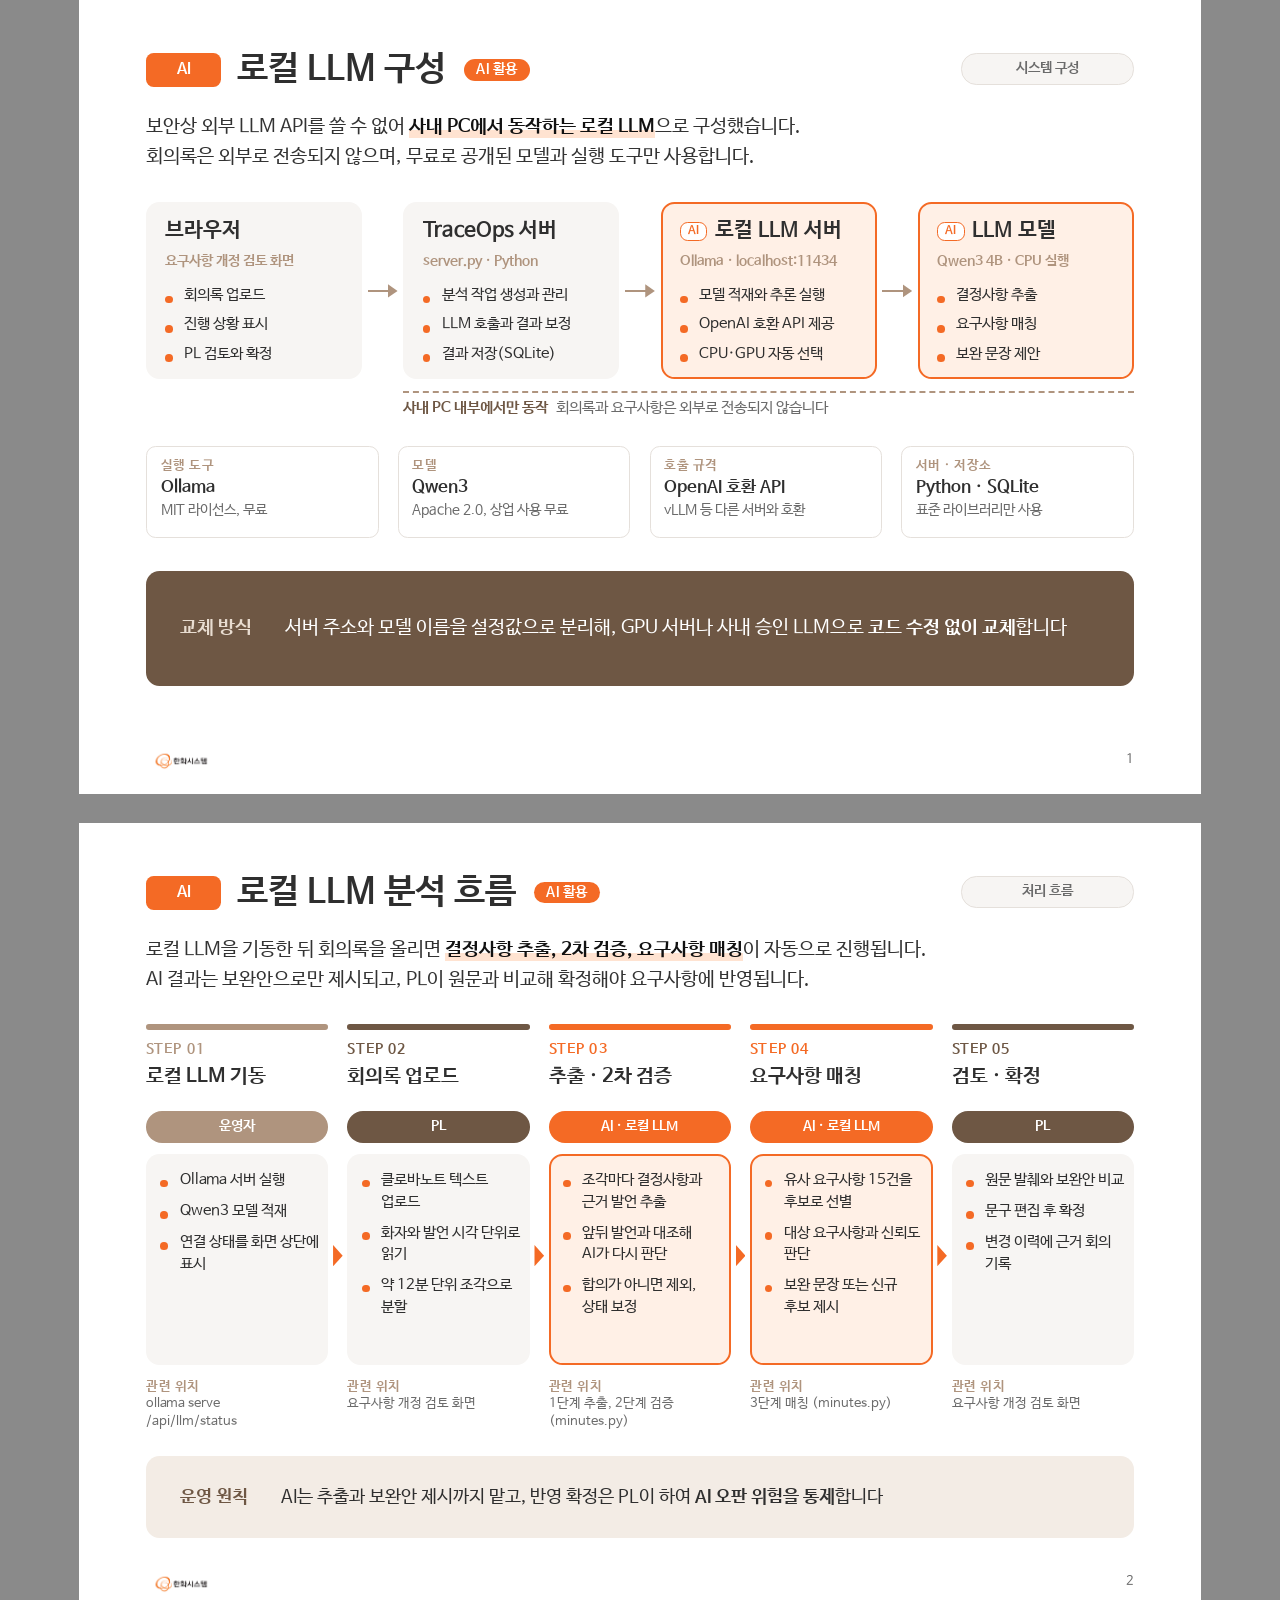
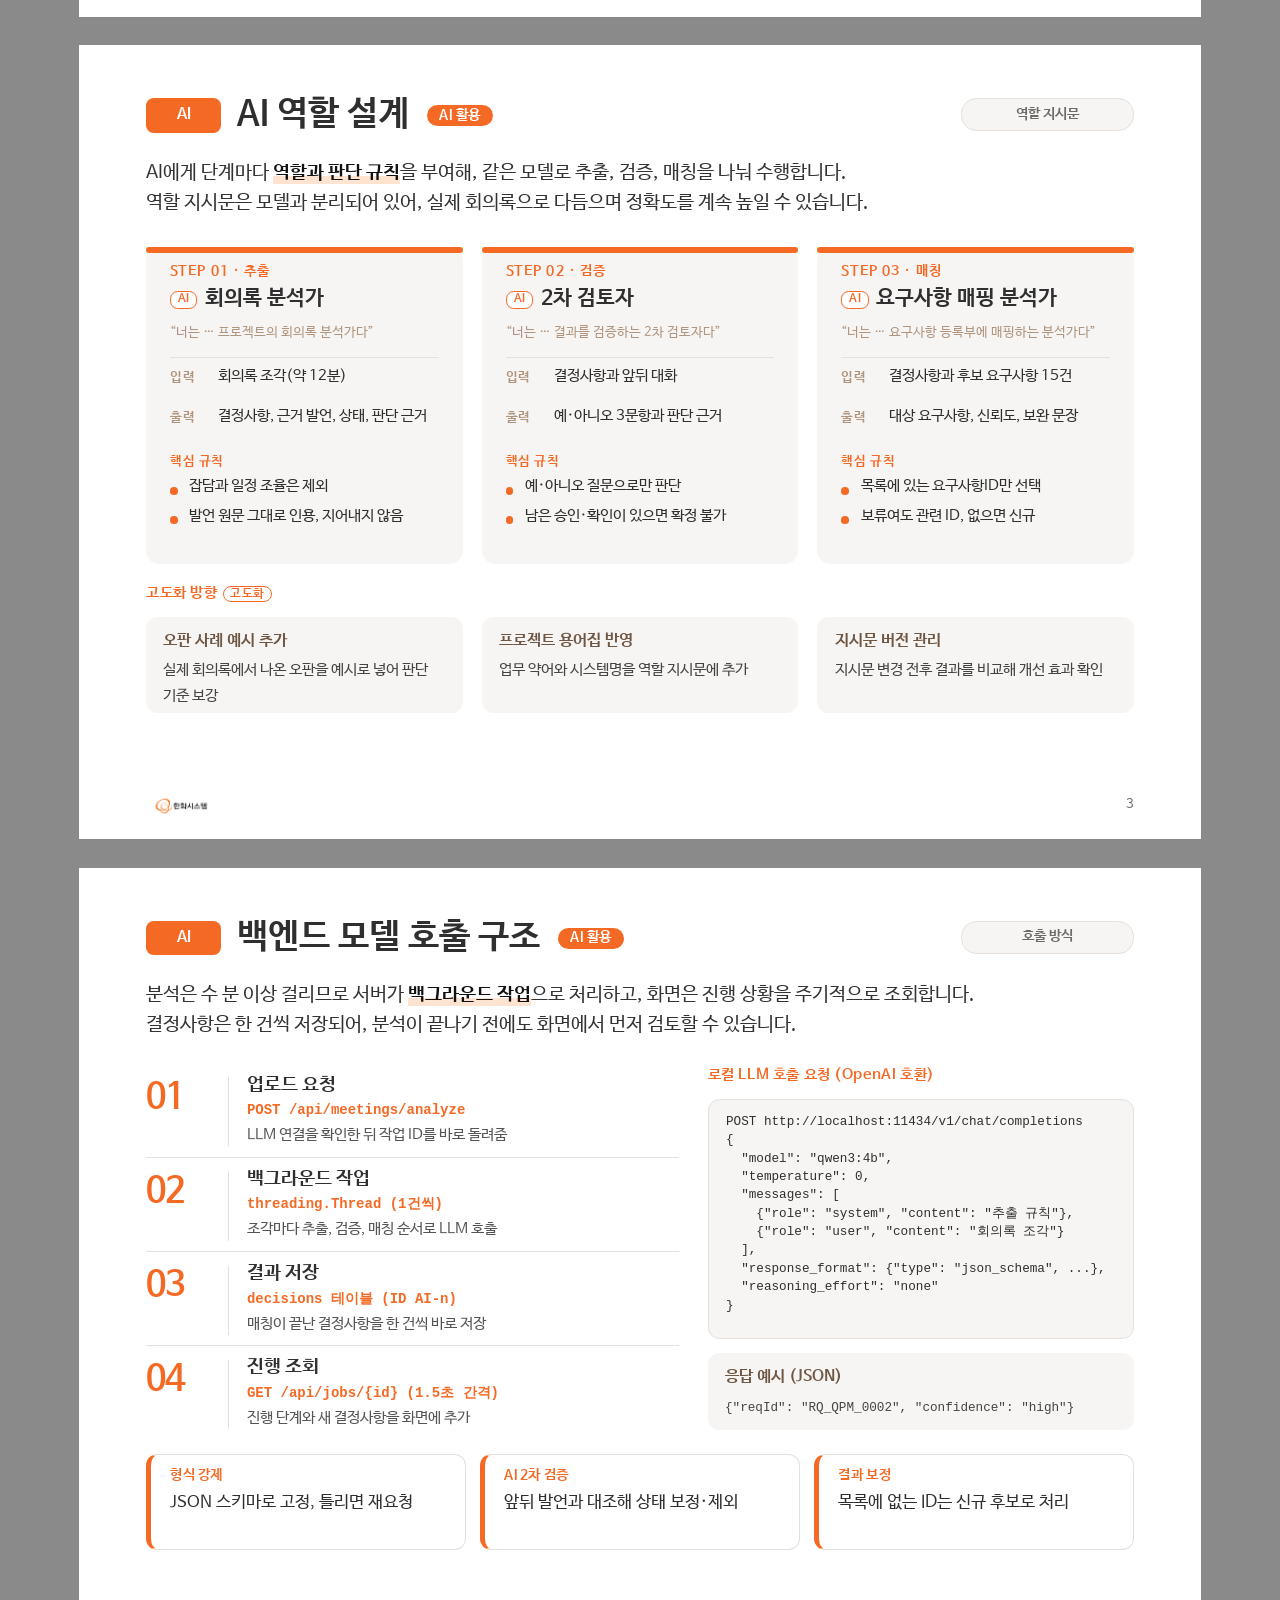
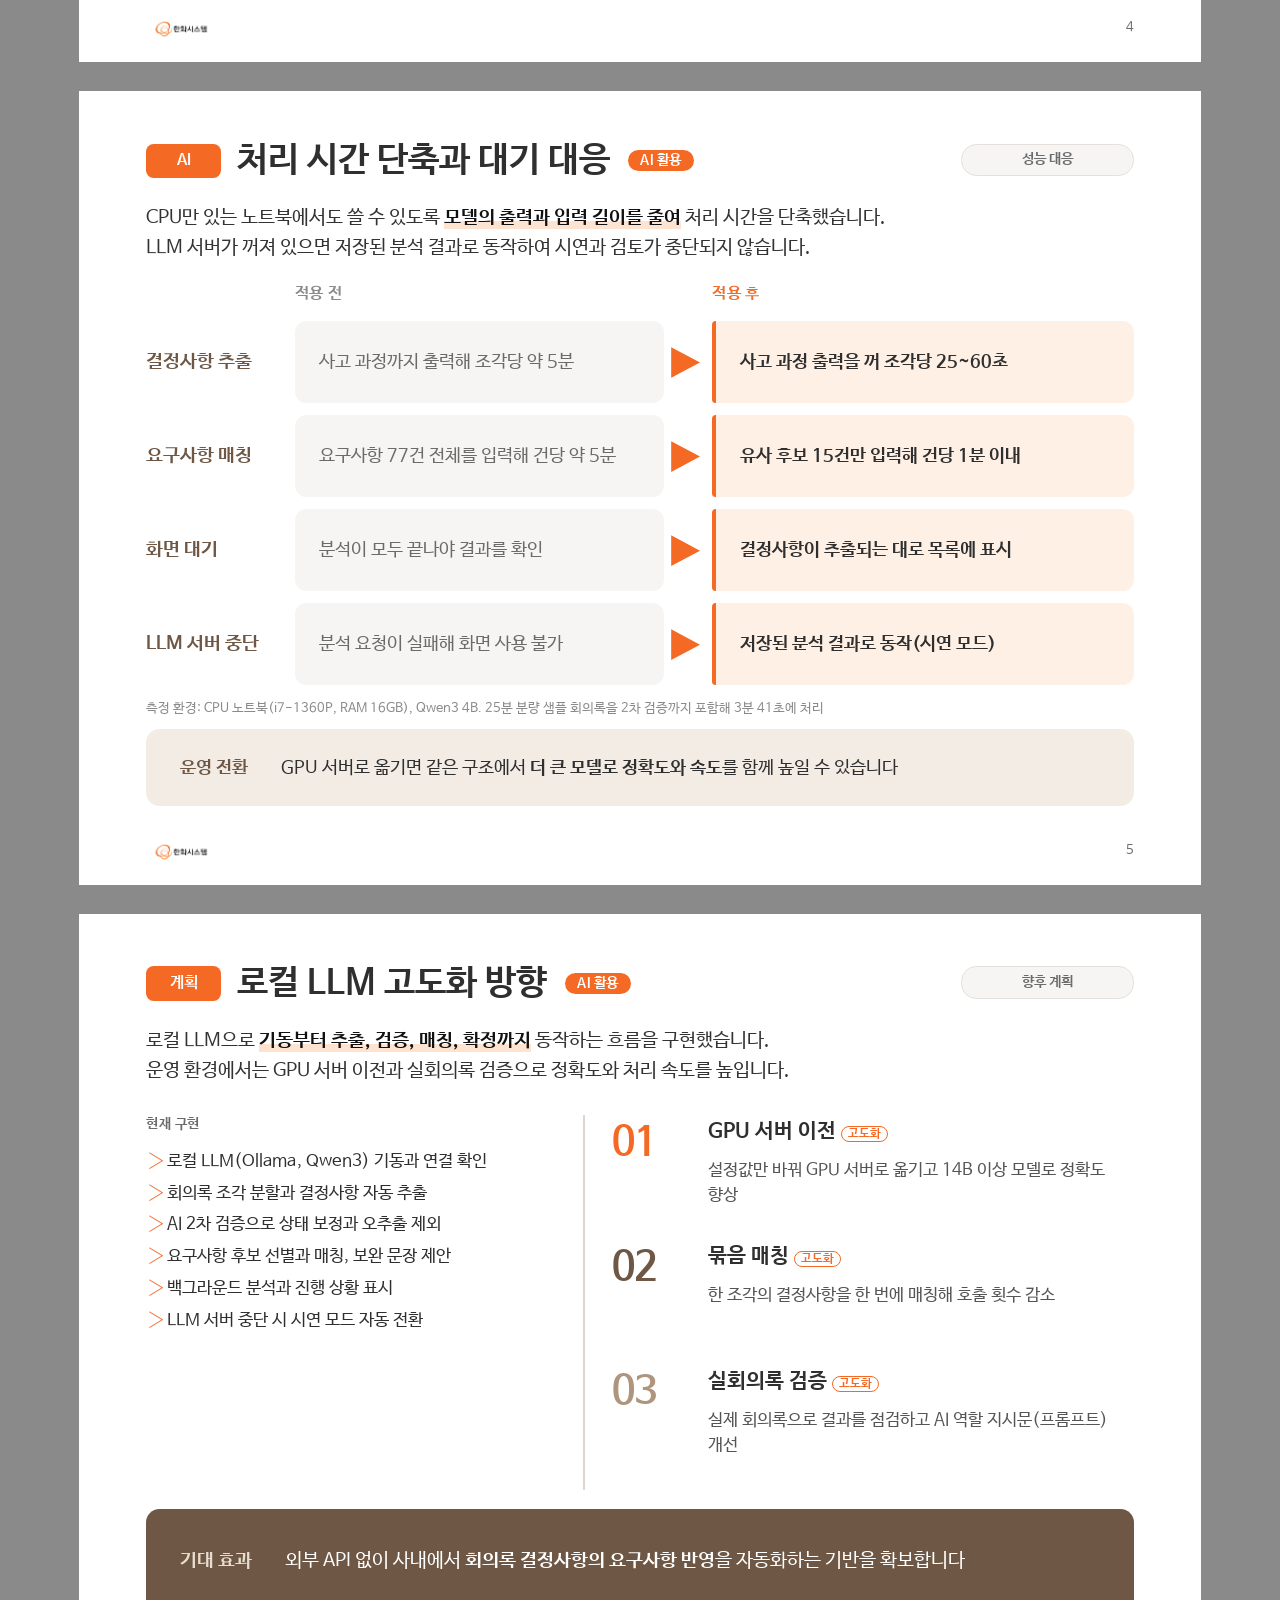
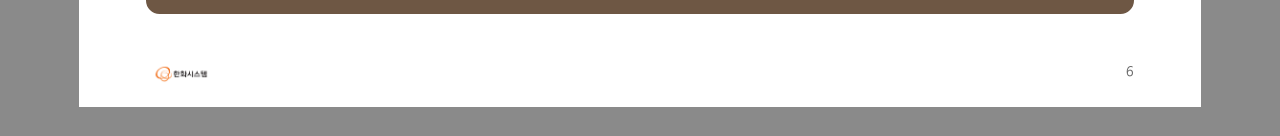
<file: traceops-simple/1117_박혜림/로컬LLM_장표_미리보기.html>
<!doctype html><html lang="ko"><head><meta charset="utf-8">
<meta name="viewport" content="width=device-width,initial-scale=1">
<title>로컬 LLM 회의록 분석</title><style>@font-face{ font-family:'NanumBarunGothic'; font-weight:400; src:url('../../성과제출/fonts/NanumBarunGothic.ttf') format('truetype'); }
@font-face{ font-family:'NanumBarunGothic'; font-weight:700; src:url('../../성과제출/fonts/NanumBarunGothicBold.ttf') format('truetype'); }
@font-face{ font-family:'NanumBarunGothic'; font-weight:300; src:url('../../성과제출/fonts/NanumBarunGothicLight.ttf') format('truetype'); }
@page { size: 297mm 210mm; margin: 0; }
:root{
  --orange:#F46A25; --orange-2:#F8931F; --orange-4:#EA5519; --orange-bg:#FFF0E6;
  --brown:#6E5744; --tan:#AF947E; --sand:#F3ECE5; --gray-bg:#F7F5F3; --line:#E5E0DB;
  --text:#2F2F2F; --sub:#6B6B6B;
}
*{ box-sizing:border-box; }
html,body{ margin:0; background:#8a8a8a; }
.slide{
  position:relative; width:11.69in; height:8.27in; overflow:hidden; background:#fff; color:var(--text);
  margin:0 auto 0.3in; page-break-after:always; break-after:page; font-size:14pt; line-height:1.4;
  font-family:'NanumBarunGothic','나눔바른고딕','Malgun Gothic',sans-serif;
}
@media print{ html,body{ background:none; } .slide{ margin:0; } *{ -webkit-print-color-adjust:exact; print-color-adjust:exact; } }
.slide{ word-break:keep-all; }
.a{ position:absolute; }
b{ font-weight:700; }
p{ margin:0; }

/* 공통 틀 */
.acc{ background:var(--orange); }
.gov{ font-size:24pt; font-weight:700; line-height:1.3; color:var(--text); }
.flogo{ left:0.7in; top:7.78in; height:0.24in; }
.pgno{ font-size:10pt; color:var(--sub); text-align:right; }

/* 표지 / 목차 / 엔딩 (템플릿 유지) */
.coverbg{ position:absolute; left:0; top:0; width:11.69in; height:5.0in; background:url(../../성과제출/assets/bg-title-art.jpg) no-repeat top left / 11.69in auto; }
.ctab{ left:1.0in; top:0; width:1.4in; }
.csub{ font-size:24pt; font-weight:300; color:#fff; }
.ctitle{ font-size:40pt; font-weight:700; color:#fff; line-height:1.2; }
.cinfo{ font-size:14pt; font-weight:700; }
.cline{ position:absolute; left:0.65in; top:7.74in; width:10.39in; border-top:2px solid #EC7000; }
.gray{ background:#EAEAEA; }
.contbg{ height:8.27in; background:url(../../성과제출/assets/bg-contents-art.jpg) no-repeat top left / 11.69in 8.27in; }
.ctt{ font-size:40pt; font-weight:700; }
.pbar{ background:var(--orange-2); }
.ptag{ font-size:15pt; font-weight:700; }
.pitems{ font-size:14pt; line-height:1.5; }
.pitems b{ color:var(--orange-2); }
.endslide{ background:#EC7000; }
.endbg{ height:8.27in; background:url(../../성과제출/assets/bg-title-art.jpg) no-repeat top left / 11.69in 8.27in; }
.endbox{ background:#fff; display:flex; flex-direction:column; justify-content:center; padding-left:0.4in; }
.endbox span{ font-size:14pt; } .endbox b{ font-size:32pt; }
.copy{ font-size:7pt; color:#7F7F7F; }
.fline{ position:absolute; left:0.65in; top:7.76in; width:10.39in; border-top:1px solid #C8C8C8; }

/* 카드 */
.card{ background:var(--gray-bg); border-radius:0.14in; }
.ct20{ font-size:20pt; font-weight:700; line-height:1.25; }
.cd{ font-size:13.5pt; line-height:1.5; color:var(--text); }
.cd p{ margin-bottom:0.1in; position:relative; padding-left:0.2in; }
.cd p::before{ content:''; position:absolute; left:0; top:0.1in; width:0.08in; height:0.08in; border-radius:50%; background:var(--orange); }
.cd.nd p{ padding-left:0; } .cd.nd p::before{ display:none; }
.rbar{ border-radius:0.14in; display:flex; align-items:center; padding:0 0.35in; font-size:15pt; line-height:1.45; }
.rbar.brown{ background:var(--brown); color:#fff; }
.rbar.sand{ background:var(--sand); color:var(--text); }
.rbar .lb{ font-weight:700; margin-right:0.35in; white-space:nowrap; }
.rbar.brown .lb{ color:#E8DCD0; } .rbar.sand .lb{ color:var(--brown); }
.rbar .tx b{ color:inherit; }
.rbar.brown .tx{ color:#fff; }

/* P2 */
.idx{ font-size:30pt; font-weight:700; color:#F9C9AE; line-height:1; }
.ct16{ font-size:16pt; font-weight:700; line-height:1.3; }
.hl-line{ border-top:1px solid var(--line); }
.imp3{ display:flex; gap:0.3in; width:100%; }
.imp3 > div{ flex:1; font-size:14pt; font-weight:700; line-height:1.35; color:#fff; border-left:1px solid rgba(255,255,255,.25); padding-left:0.22in; }
.imp3 > div:first-child{ border-left:none; padding-left:0; }
.imp3 span{ display:block; font-size:11.5pt; font-weight:400; color:#E8DCD0; margin-top:0.03in; }

/* P3 */
.nc{ border-radius:50%; color:#fff; font-weight:700; display:flex; align-items:center; justify-content:center; font-size:26pt; }
.nc.o{ background:var(--orange); } .nc.b{ background:var(--brown); } .nc.t{ background:var(--tan); }
.rowline{ border-top:1px solid var(--line); }
.outp{ border:2px solid var(--orange); border-radius:0.3in; color:var(--orange); font-weight:700; font-size:14pt; display:flex; align-items:center; justify-content:center; text-align:center; padding:0 0.1in; }
.rt{ font-size:22pt; font-weight:700; } .rd{ font-size:14pt; color:#444; line-height:1.5; }

/* P4 */
.cat{ font-size:14pt; font-weight:700; color:var(--brown); display:flex; align-items:center; }
.pan{ border-radius:0.12in; display:flex; align-items:center; padding:0 0.25in; font-size:13.5pt; line-height:1.45; }
.pan.as{ background:var(--gray-bg); color:var(--sub); }
.pan.tb{ background:var(--orange-bg); border-left:0.05in solid var(--orange); border-top-left-radius:0.04in; border-bottom-left-radius:0.04in; font-weight:700; }
.tri{ background:var(--orange); clip-path:polygon(0 0,100% 50%,0 100%); }
.colh{ font-size:12pt; font-weight:700; letter-spacing:0.02em; }

/* P5 */
.sn{ border-radius:50%; background:var(--orange); color:#fff; font-weight:700; font-size:16pt; display:flex; align-items:center; justify-content:center; }
.sn.b{ background:var(--brown); } .sn.t{ background:var(--tan); }
.st{ font-size:18pt; font-weight:700; }
.conn{ background:#D9CFC5; height:2px; }
.rtag{ border-radius:0.2in; color:#fff; font-weight:700; font-size:11.5pt; display:flex; align-items:center; justify-content:center; }
.rtag.o{ background:var(--orange); } .rtag.b{ background:var(--brown); } .rtag.t{ background:var(--tan); }
.scr{ font-size:11pt; color:var(--sub); line-height:1.35; } .scr small{ display:block; font-size:9.5pt; color:var(--tan); font-weight:700; letter-spacing:0.04em; }
.tg{ font-style:normal; font-size:9pt; color:var(--orange); border:1px solid var(--orange); border-radius:0.1in; padding:0 0.06in; margin-left:0.06in; white-space:nowrap; font-weight:700; }

/* P6 */
.zoom{ border:2px solid var(--orange); border-radius:0.1in; background-repeat:no-repeat; background-color:#fff; box-shadow:0 0.04in 0.14in rgba(0,0,0,0.2); }
.shot{ border:1px solid var(--line); border-radius:0.08in; overflow:hidden; background:#fff; }
.shot img{ width:100%; display:block; }
.hl{ position:absolute; border:2px solid var(--orange); border-radius:0.04in; box-sizing:border-box; font-style:normal; }
.hl b{ position:absolute; left:-0.1in; top:-0.12in; background:var(--orange); color:#fff; font-size:8.5pt; width:0.22in; height:0.22in; border-radius:50%; display:flex; align-items:center; justify-content:center; }
.bd{ position:absolute; left:-0.12in; top:-0.12in; background:var(--orange); color:#fff; font-style:normal; font-weight:700; font-size:9pt; min-width:0.24in; height:0.24in; border-radius:0.12in; padding:0 0.05in; display:flex; align-items:center; justify-content:center; }
.cap{ font-size:10pt; color:var(--sub); text-align:center; }
.lab{ font-size:11pt; font-weight:700; color:var(--orange); letter-spacing:0.04em; }
.nb{ background:var(--orange); color:#fff; border-radius:50%; display:flex; align-items:center; justify-content:center; font-weight:700; font-size:12pt; }
.nt{ font-size:13pt; line-height:1.45; color:#444; } .nt b{ display:block; font-size:15pt; color:var(--text); margin-bottom:0.03in; }

/* P7 */
.tile{ }
.timg{ background-repeat:no-repeat; border:1px solid var(--line); border-radius:0.08in; background-color:#F7F5F3; }
.tn{ font-size:13pt; font-weight:700; } .tnote{ font-size:11.5pt; color:var(--sub); line-height:1.3; }

/* P8 */
.blk{ background:var(--gray-bg); border-radius:0.14in; }
.blk.sd{ background:var(--sand); }
.bt{ font-size:16pt; font-weight:700; } .bs{ font-size:12pt; color:var(--sub); }
.chipw{ background:#fff; border:1px solid var(--line); border-radius:0.1in; font-size:12pt; font-weight:700; display:flex; align-items:center; justify-content:center; text-align:center; }
.arrl{ height:2px; background:var(--tan); }
.arrh{ background:var(--tan); clip-path:polygon(0 0,100% 50%,0 100%); }
.alb{ font-size:10.5pt; color:var(--sub); text-align:center; }
.tcat{ font-size:10pt; font-weight:700; color:var(--tan); letter-spacing:0.04em; }
.tval{ font-size:13pt; font-weight:700; line-height:1.3; }
.tchip{ background:#fff; border:1px solid var(--line); border-radius:0.1in; padding:0.1in 0.14in; }

/* P9 */
.dot{ width:0.1in; height:0.1in; border-radius:50%; background:var(--orange); }
.li14{ font-size:14pt; line-height:1.45; }
.vline{ width:2px; background:#E0D6CC; }
.rst{ font-size:16pt; font-weight:700; } .rsd{ font-size:13pt; color:#555; line-height:1.45; }

/* ===== v3 ===== */
.badge{ background:var(--orange); color:#fff; border-radius:0.08in; font-size:12pt; font-weight:700; display:flex; align-items:center; justify-content:center; }
.ttl{ font-size:26pt; font-weight:700; display:flex; align-items:center; line-height:1.1; white-space:nowrap; }
.chip{ background:var(--gray-bg); border:1px solid var(--line); color:var(--sub); border-radius:0.16in; font-size:10.5pt; font-weight:700; display:flex; align-items:center; justify-content:center; }
.msg{ font-size:14pt; line-height:1.6; color:#333; }
.msg b{ color:#111; background:linear-gradient(transparent 62%, #FFE3D1 62%); }
.big{ font-size:36pt; font-weight:700; color:var(--orange); line-height:1; letter-spacing:-0.02em; }
.big.b{ color:var(--brown); } .big.t{ color:var(--tan); }
.vrule{ background:var(--line); width:1px; }
.stp{ font-size:10.5pt; font-weight:700; letter-spacing:0.08em; }
.stp.o{ color:var(--orange); } .stp.b{ color:var(--brown); } .stp.t{ color:var(--tan); }
.cbar{ height:0.06in; border-radius:0.03in; } .cbar.o{ background:var(--orange); } .cbar.b{ background:var(--brown); } .cbar.t{ background:var(--tan); }
.ntag{ background:var(--orange); color:#fff; border-radius:0.06in; font-weight:700; font-size:11pt; display:flex; align-items:center; justify-content:center; }
.pth{ font-size:10.5pt; color:var(--sub); }
.pth b{ color:var(--tan); letter-spacing:0.04em; margin-right:0.1in; }
.ptl{ font-size:10.5pt; font-weight:700; color:var(--sub); letter-spacing:0.04em; margin-bottom:0.06in; }
.pts p{ position:relative; padding-left:0.22in; margin:0 0 0.07in; font-size:13pt; line-height:1.45; }
.pts p::before{ content:'\203A'; position:absolute; left:0.03in; top:0; color:var(--orange); font-weight:700; font-size:13pt; }
.eff{ background:var(--sand); border-left:0.06in solid var(--orange); border-radius:0.04in; padding:0.14in 0.25in; }
.eff .ptl{ color:var(--brown); }
.eff div.t{ font-size:14pt; font-weight:700; line-height:1.45; }
.zt{ font-size:14pt; font-weight:700; display:flex; align-items:center; }
.zd{ font-size:12pt; color:#555; line-height:1.4; }

/* ===== v4 ===== */
.pcard{ background:#fff; border:1px solid var(--line); border-radius:0.12in; border-left:0.06in solid var(--orange); padding:0.12in 0.2in; overflow:hidden; }
.pk{ font-size:10.5pt; font-weight:700; color:var(--orange); letter-spacing:0.02em; margin-bottom:0.05in; }
.pcard p{ font-size:12.5pt; line-height:1.4; margin:0; }
.effb{ background:var(--brown); color:#fff; border-radius:0.12in; padding:0.14in 0.25in; }
.effb .pk{ color:#E8DCD0; } .effb .et{ font-size:14pt; font-weight:700; line-height:1.4; }
.hero{ font-size:34pt; font-weight:700; color:var(--orange); line-height:1.1; }
.hero small{ font-size:15pt; color:var(--text); margin-left:0.06in; }
.fut{ background:#fff; border:1px solid var(--line); border-radius:0.14in; padding:0.22in 0.3in; }
.futtag{ display:inline-block; background:var(--orange); color:#fff; border-radius:0.06in; font-size:10.5pt; font-weight:700; padding:0.03in 0.12in; letter-spacing:0.04em; }
.futt{ font-size:19pt; font-weight:700; margin:0.1in 0 0.06in; }
.futd{ font-size:13pt; color:#444; line-height:1.5; }
.sq{ width:0.1in; height:0.1in; border-radius:0.02in; background:var(--orange); }
.mini{ background:var(--gray-bg); border-radius:0.12in; padding:0.14in 0.18in; }
.mini b{ display:block; font-size:12pt; color:var(--brown); margin-bottom:0.04in; }
.mini span{ font-size:11.5pt; line-height:1.4; color:#444; }
.note9{ font-size:9.5pt; color:#8a8a8a; }

/* AI 활용 표시 (TraceOps · ReqSync 자료) */
.aitag{ font-style:normal; font-size:10.5pt; font-weight:700; color:#fff; background:var(--orange); border-radius:0.12in; padding:0.03in 0.13in; margin-left:0.18in; letter-spacing:0.04em; }
.aitag.o{ background:#fff; color:var(--orange); border:1.5px solid var(--orange); margin-left:0; }
.aibox{ border:2px solid var(--orange); background:var(--orange-bg); border-radius:0.14in; }
.humbox{ border:2px solid var(--brown); background:var(--sand); border-radius:0.14in; }
.flowbox{ border-radius:0.14in; display:flex; flex-direction:column; justify-content:center; padding:0.1in 0.18in; font-size:12.5pt; line-height:1.35; }
.flowbox b{ font-size:14pt; display:block; margin-bottom:0.03in; }
.flowbox small{ display:block; font-size:10.5pt; color:var(--sub); margin-top:0.03in; }
.statcol{ background:#fff; border:1px solid var(--line); border-radius:0.12in; padding:0.14in 0.2in; }
.statcol .st{ font-size:12pt; font-weight:700; color:var(--orange); margin-bottom:0.05in; letter-spacing:0.03em; }
.aitag.sm{ display:inline-block; font-size:9pt; padding:0 0.07in; border-radius:0.08in; margin:0 0.08in 0 0; vertical-align:2px; }
</style></head><body>
<section class="slide"><div class="a badge" style="left:0.700in;top:0.550in;width:0.780in;height:0.360in;">AI</div><div class="a ttl" style="left:1.650in;top:0.450in;width:7.400in;height:0.560in;">로컬 LLM 구성<i class="aitag">AI 활용</i></div><div class="a chip" style="left:9.190in;top:0.550in;width:1.800in;height:0.340in;">시스템 구성</div><div class="a msg" style="left:0.700in;top:1.180in;width:10.290in;height:0.800in;">보안상 외부 LLM API를 쓸 수 없어 <b>사내 PC에서 동작하는 로컬 LLM</b>으로 구성했습니다.<br>회의록은 외부로 전송되지 않으며, 무료로 공개된 모델과 실행 도구만 사용합니다.</div><div class="a blk" style="left:0.700in;top:2.100in;width:2.250in;height:1.850in;"></div><div class="a bt" style="left:0.900in;top:2.250in;width:1.950in;height:0.350in;">브라우저</div><div class="a bs" style="left:0.900in;top:2.620in;width:1.950in;height:0.300in;font-size:10.5pt;color:#AF947E;font-weight:700">요구사항 개정 검토 화면</div><div class="a cd" style="left:0.900in;top:2.980in;width:1.950in;height:0.950in;font-size:11pt;line-height:1.35"><p>회의록 업로드</p><p>진행 상황 표시</p><p>PL 검토와 확정</p></div><div class="a arrl" style="left:3.010in;top:3.020in;width:0.230in;height:0.020in;"></div><div class="a arrh" style="left:3.220in;top:2.960in;width:0.100in;height:0.140in;"></div><div class="a blk" style="left:3.380in;top:2.100in;width:2.250in;height:1.850in;"></div><div class="a bt" style="left:3.580in;top:2.250in;width:1.950in;height:0.350in;">TraceOps 서버</div><div class="a bs" style="left:3.580in;top:2.620in;width:1.950in;height:0.300in;font-size:10.5pt;color:#AF947E;font-weight:700">server.py · Python</div><div class="a cd" style="left:3.580in;top:2.980in;width:1.950in;height:0.950in;font-size:11pt;line-height:1.35"><p>분석 작업 생성과 관리</p><p>LLM 호출과 결과 보정</p><p>결과 저장(SQLite)</p></div><div class="a arrl" style="left:5.690in;top:3.020in;width:0.230in;height:0.020in;"></div><div class="a arrh" style="left:5.900in;top:2.960in;width:0.100in;height:0.140in;"></div><div class="a aibox" style="left:6.060in;top:2.100in;width:2.250in;height:1.850in;"></div><div class="a bt" style="left:6.260in;top:2.250in;width:1.950in;height:0.350in;"><span class="aitag o sm">AI</span>로컬 LLM 서버</div><div class="a bs" style="left:6.260in;top:2.620in;width:1.950in;height:0.300in;font-size:10.5pt;color:#AF947E;font-weight:700">Ollama · localhost:11434</div><div class="a cd" style="left:6.260in;top:2.980in;width:1.950in;height:0.950in;font-size:11pt;line-height:1.35"><p>모델 적재와 추론 실행</p><p>OpenAI 호환 API 제공</p><p>CPU·GPU 자동 선택</p></div><div class="a arrl" style="left:8.370in;top:3.020in;width:0.230in;height:0.020in;"></div><div class="a arrh" style="left:8.580in;top:2.960in;width:0.100in;height:0.140in;"></div><div class="a aibox" style="left:8.740in;top:2.100in;width:2.250in;height:1.850in;"></div><div class="a bt" style="left:8.940in;top:2.250in;width:1.950in;height:0.350in;"><span class="aitag o sm">AI</span>LLM 모델</div><div class="a bs" style="left:8.940in;top:2.620in;width:1.950in;height:0.300in;font-size:10.5pt;color:#AF947E;font-weight:700">Qwen3 4B · CPU 실행</div><div class="a cd" style="left:8.940in;top:2.980in;width:1.950in;height:0.950in;font-size:11pt;line-height:1.35"><p>결정사항 추출</p><p>요구사항 매칭</p><p>보완 문장 제안</p></div><div class="a " style="left:3.380in;top:4.070in;width:7.610in;height:0.320in;border-top:2px dashed #AF947E;font-size:11pt;color:#6B6B6B;padding-top:0.06in"><b style="color:#6E5744">사내 PC 내부에서만 동작</b>&nbsp;&nbsp;회의록과 요구사항은 외부로 전송되지 않습니다</div><div class="a tchip" style="left:0.700in;top:4.650in;width:2.422in;height:0.950in;"><div class="tcat">실행 도구</div><div class="tval">Ollama</div><div style="font-size:10.5pt;color:#6B6B6B;margin-top:0.03in">MIT 라이선스, 무료</div></div><div class="a tchip" style="left:3.322in;top:4.650in;width:2.422in;height:0.950in;"><div class="tcat">모델</div><div class="tval">Qwen3</div><div style="font-size:10.5pt;color:#6B6B6B;margin-top:0.03in">Apache 2.0, 상업 사용 무료</div></div><div class="a tchip" style="left:5.945in;top:4.650in;width:2.422in;height:0.950in;"><div class="tcat">호출 규격</div><div class="tval">OpenAI 호환 API</div><div style="font-size:10.5pt;color:#6B6B6B;margin-top:0.03in">vLLM 등 다른 서버와 호환</div></div><div class="a tchip" style="left:8.567in;top:4.650in;width:2.422in;height:0.950in;"><div class="tcat">서버 · 저장소</div><div class="tval">Python · SQLite</div><div style="font-size:10.5pt;color:#6B6B6B;margin-top:0.03in">표준 라이브러리만 사용</div></div><div class="a rbar brown" style="left:0.700in;top:5.950in;width:10.290in;height:1.200in;font-size:14pt"><span class="lb">교체 방식</span><span class="tx">서버 주소와 모델 이름을 설정값으로 분리해, GPU 서버나 사내 승인 LLM으로 <b>코드 수정 없이 교체</b>합니다</span></div><img class="a flogo" src="../../성과제출/assets/logo-footer.png" alt="한화시스템"><div class="a pgno" style="left:9.990in;top:7.820in;width:1.000in;height:0.200in;">1</div></section><section class="slide"><div class="a badge" style="left:0.700in;top:0.550in;width:0.780in;height:0.360in;">AI</div><div class="a ttl" style="left:1.650in;top:0.450in;width:7.400in;height:0.560in;">로컬 LLM 분석 흐름<i class="aitag">AI 활용</i></div><div class="a chip" style="left:9.190in;top:0.550in;width:1.800in;height:0.340in;">처리 흐름</div><div class="a msg" style="left:0.700in;top:1.180in;width:10.290in;height:0.800in;">로컬 LLM을 기동한 뒤 회의록을 올리면 <b>결정사항 추출, 2차 검증, 요구사항 매칭</b>이 자동으로 진행됩니다.<br>AI 결과는 보완안으로만 제시되고, PL이 원문과 비교해 확정해야 요구사항에 반영됩니다.</div><div class="a cbar t" style="left:0.700in;top:2.100in;width:1.898in;height:0.060in;"></div><div class="a stp t" style="left:0.700in;top:2.260in;width:1.898in;height:0.250in;">STEP 01</div><div class="a st" style="left:0.700in;top:2.500in;width:1.898in;height:0.420in;font-size:15pt">로컬 LLM 기동</div><div class="a rtag t" style="left:0.700in;top:3.000in;width:1.898in;height:0.340in;font-size:10.5pt">운영자</div><div class="a card" style="left:0.700in;top:3.450in;width:1.898in;height:2.200in;"></div><div class="a cd" style="left:0.850in;top:3.620in;width:1.648in;height:2.000in;font-size:11.5pt;line-height:1.4"><p>Ollama 서버 실행</p><p>Qwen3 모델 적재</p><p>연결 상태를 화면 상단에 표시</p></div><div class="a scr" style="left:0.700in;top:5.780in;width:1.898in;height:0.600in;font-size:10pt"><small>관련 위치</small>ollama serve<br>/api/llm/status</div><div class="a tri" style="left:2.648in;top:4.400in;width:0.100in;height:0.220in;"></div><div class="a cbar b" style="left:2.798in;top:2.100in;width:1.898in;height:0.060in;"></div><div class="a stp b" style="left:2.798in;top:2.260in;width:1.898in;height:0.250in;">STEP 02</div><div class="a st" style="left:2.798in;top:2.500in;width:1.898in;height:0.420in;font-size:15pt">회의록 업로드</div><div class="a rtag b" style="left:2.798in;top:3.000in;width:1.898in;height:0.340in;font-size:10.5pt">PL</div><div class="a card" style="left:2.798in;top:3.450in;width:1.898in;height:2.200in;"></div><div class="a cd" style="left:2.948in;top:3.620in;width:1.648in;height:2.000in;font-size:11.5pt;line-height:1.4"><p>클로바노트 텍스트 업로드</p><p>화자와 발언 시각 단위로 읽기</p><p>약 12분 단위 조각으로 분할</p></div><div class="a scr" style="left:2.798in;top:5.780in;width:1.898in;height:0.600in;font-size:10pt"><small>관련 위치</small>요구사항 개정 검토 화면</div><div class="a tri" style="left:4.746in;top:4.400in;width:0.100in;height:0.220in;"></div><div class="a cbar o" style="left:4.896in;top:2.100in;width:1.898in;height:0.060in;"></div><div class="a stp o" style="left:4.896in;top:2.260in;width:1.898in;height:0.250in;">STEP 03</div><div class="a st" style="left:4.896in;top:2.500in;width:1.898in;height:0.420in;font-size:15pt">추출 · 2차 검증</div><div class="a rtag o" style="left:4.896in;top:3.000in;width:1.898in;height:0.340in;font-size:10.5pt">AI · 로컬 LLM</div><div class="a aibox" style="left:4.896in;top:3.450in;width:1.898in;height:2.200in;"></div><div class="a cd" style="left:5.046in;top:3.620in;width:1.648in;height:2.000in;font-size:11.5pt;line-height:1.4"><p>조각마다 결정사항과 근거 발언 추출</p><p>앞뒤 발언과 대조해 AI가 다시 판단</p><p>합의가 아니면 제외, 상태 보정</p></div><div class="a scr" style="left:4.896in;top:5.780in;width:1.898in;height:0.600in;font-size:10pt"><small>관련 위치</small>1단계 추출, 2단계 검증 (minutes.py)</div><div class="a tri" style="left:6.844in;top:4.400in;width:0.100in;height:0.220in;"></div><div class="a cbar o" style="left:6.994in;top:2.100in;width:1.898in;height:0.060in;"></div><div class="a stp o" style="left:6.994in;top:2.260in;width:1.898in;height:0.250in;">STEP 04</div><div class="a st" style="left:6.994in;top:2.500in;width:1.898in;height:0.420in;font-size:15pt">요구사항 매칭</div><div class="a rtag o" style="left:6.994in;top:3.000in;width:1.898in;height:0.340in;font-size:10.5pt">AI · 로컬 LLM</div><div class="a aibox" style="left:6.994in;top:3.450in;width:1.898in;height:2.200in;"></div><div class="a cd" style="left:7.144in;top:3.620in;width:1.648in;height:2.000in;font-size:11.5pt;line-height:1.4"><p>유사 요구사항 15건을 후보로 선별</p><p>대상 요구사항과 신뢰도 판단</p><p>보완 문장 또는 신규 후보 제시</p></div><div class="a scr" style="left:6.994in;top:5.780in;width:1.898in;height:0.600in;font-size:10pt"><small>관련 위치</small>3단계 매칭 (minutes.py)</div><div class="a tri" style="left:8.942in;top:4.400in;width:0.100in;height:0.220in;"></div><div class="a cbar b" style="left:9.092in;top:2.100in;width:1.898in;height:0.060in;"></div><div class="a stp b" style="left:9.092in;top:2.260in;width:1.898in;height:0.250in;">STEP 05</div><div class="a st" style="left:9.092in;top:2.500in;width:1.898in;height:0.420in;font-size:15pt">검토 · 확정</div><div class="a rtag b" style="left:9.092in;top:3.000in;width:1.898in;height:0.340in;font-size:10.5pt">PL</div><div class="a card" style="left:9.092in;top:3.450in;width:1.898in;height:2.200in;"></div><div class="a cd" style="left:9.242in;top:3.620in;width:1.648in;height:2.000in;font-size:11.5pt;line-height:1.4"><p>원문 발췌와 보완안 비교</p><p>문구 편집 후 확정</p><p>변경 이력에 근거 회의 기록</p></div><div class="a scr" style="left:9.092in;top:5.780in;width:1.898in;height:0.600in;font-size:10pt"><small>관련 위치</small>요구사항 개정 검토 화면</div><div class="a rbar sand" style="left:0.700in;top:6.600in;width:10.290in;height:0.850in;font-size:13.5pt"><span class="lb">운영 원칙</span><span class="tx">AI는 추출과 보완안 제시까지 맡고, 반영 확정은 PL이 하여 <b>AI 오판 위험을 통제</b>합니다</span></div><img class="a flogo" src="../../성과제출/assets/logo-footer.png" alt="한화시스템"><div class="a pgno" style="left:9.990in;top:7.820in;width:1.000in;height:0.200in;">2</div></section><section class="slide"><div class="a badge" style="left:0.700in;top:0.550in;width:0.780in;height:0.360in;">AI</div><div class="a ttl" style="left:1.650in;top:0.450in;width:7.400in;height:0.560in;">AI 역할 설계<i class="aitag">AI 활용</i></div><div class="a chip" style="left:9.190in;top:0.550in;width:1.800in;height:0.340in;">역할 지시문</div><div class="a msg" style="left:0.700in;top:1.180in;width:10.290in;height:0.800in;">AI에게 단계마다 <b>역할과 판단 규칙</b>을 부여해, 같은 모델로 추출, 검증, 매칭을 나눠 수행합니다.<br>역할 지시문은 모델과 분리되어 있어, 실제 회의록으로 다듬으며 정확도를 계속 높일 수 있습니다.</div><div class="a card" style="left:0.700in;top:2.100in;width:3.297in;height:3.300in;"></div><div class="a cbar o" style="left:0.700in;top:2.100in;width:3.297in;height:0.060in;"></div><div class="a stp o" style="left:0.950in;top:2.260in;width:2.897in;height:0.250in;">STEP 01 · 추출</div><div class="a ct16" style="left:0.950in;top:2.500in;width:2.897in;height:0.400in;font-size:15.5pt"><span class="aitag o sm">AI</span>회의록 분석가</div><div class="a " style="left:0.950in;top:2.900in;width:2.897in;height:0.280in;font-size:9.5pt;color:#AF947E">“너는 … 프로젝트의 회의록 분석가다”</div><div class="a hl-line" style="left:0.950in;top:3.250in;width:2.797in;height:0.010in;"></div><div class="a tcat" style="left:0.950in;top:3.370in;width:0.500in;height:0.300in;">입력</div><div class="a " style="left:1.450in;top:3.350in;width:2.347in;height:0.380in;font-size:11pt;line-height:1.3">회의록 조각(약 12분)</div><div class="a tcat" style="left:0.950in;top:3.790in;width:0.500in;height:0.300in;">출력</div><div class="a " style="left:1.450in;top:3.770in;width:2.347in;height:0.380in;font-size:11pt;line-height:1.3">결정사항, 근거 발언, 상태, 판단 근거</div><div class="a tcat" style="left:0.950in;top:4.250in;width:2.897in;height:0.250in;color:#F46A25">핵심 규칙</div><div class="a cd" style="left:0.950in;top:4.500in;width:2.897in;height:0.850in;font-size:11pt;line-height:1.35"><p>잡담과 일정 조율은 제외</p><p>발언 원문 그대로 인용, 지어내지 않음</p></div><div class="a card" style="left:4.197in;top:2.100in;width:3.297in;height:3.300in;"></div><div class="a cbar o" style="left:4.197in;top:2.100in;width:3.297in;height:0.060in;"></div><div class="a stp o" style="left:4.447in;top:2.260in;width:2.897in;height:0.250in;">STEP 02 · 검증</div><div class="a ct16" style="left:4.447in;top:2.500in;width:2.897in;height:0.400in;font-size:15.5pt"><span class="aitag o sm">AI</span>2차 검토자</div><div class="a " style="left:4.447in;top:2.900in;width:2.897in;height:0.280in;font-size:9.5pt;color:#AF947E">“너는 … 결과를 검증하는 2차 검토자다”</div><div class="a hl-line" style="left:4.447in;top:3.250in;width:2.797in;height:0.010in;"></div><div class="a tcat" style="left:4.447in;top:3.370in;width:0.500in;height:0.300in;">입력</div><div class="a " style="left:4.947in;top:3.350in;width:2.347in;height:0.380in;font-size:11pt;line-height:1.3">결정사항과 앞뒤 대화</div><div class="a tcat" style="left:4.447in;top:3.790in;width:0.500in;height:0.300in;">출력</div><div class="a " style="left:4.947in;top:3.770in;width:2.347in;height:0.380in;font-size:11pt;line-height:1.3">예·아니오 3문항과 판단 근거</div><div class="a tcat" style="left:4.447in;top:4.250in;width:2.897in;height:0.250in;color:#F46A25">핵심 규칙</div><div class="a cd" style="left:4.447in;top:4.500in;width:2.897in;height:0.850in;font-size:11pt;line-height:1.35"><p>예·아니오 질문으로만 판단</p><p>남은 승인·확인이 있으면 확정 불가</p></div><div class="a card" style="left:7.693in;top:2.100in;width:3.297in;height:3.300in;"></div><div class="a cbar o" style="left:7.693in;top:2.100in;width:3.297in;height:0.060in;"></div><div class="a stp o" style="left:7.943in;top:2.260in;width:2.897in;height:0.250in;">STEP 03 · 매칭</div><div class="a ct16" style="left:7.943in;top:2.500in;width:2.897in;height:0.400in;font-size:15.5pt"><span class="aitag o sm">AI</span>요구사항 매핑 분석가</div><div class="a " style="left:7.943in;top:2.900in;width:2.897in;height:0.280in;font-size:9.5pt;color:#AF947E">“너는 … 요구사항 등록부에 매핑하는 분석가다”</div><div class="a hl-line" style="left:7.943in;top:3.250in;width:2.797in;height:0.010in;"></div><div class="a tcat" style="left:7.943in;top:3.370in;width:0.500in;height:0.300in;">입력</div><div class="a " style="left:8.443in;top:3.350in;width:2.347in;height:0.380in;font-size:11pt;line-height:1.3">결정사항과 후보 요구사항 15건</div><div class="a tcat" style="left:7.943in;top:3.790in;width:0.500in;height:0.300in;">출력</div><div class="a " style="left:8.443in;top:3.770in;width:2.347in;height:0.380in;font-size:11pt;line-height:1.3">대상 요구사항, 신뢰도, 보완 문장</div><div class="a tcat" style="left:7.943in;top:4.250in;width:2.897in;height:0.250in;color:#F46A25">핵심 규칙</div><div class="a cd" style="left:7.943in;top:4.500in;width:2.897in;height:0.850in;font-size:11pt;line-height:1.35"><p>목록에 있는 요구사항ID만 선택</p><p>보류여도 관련 ID, 없으면 신규</p></div><div class="a lab" style="left:0.700in;top:5.600in;width:10.290in;height:0.300in;">고도화 방향<em class="tg">고도화</em></div><div class="a mini" style="left:0.700in;top:5.950in;width:3.297in;height:1.000in;"><b>오판 사례 예시 추가</b><span>실제 회의록에서 나온 오판을 예시로 넣어 판단 기준 보강</span></div><div class="a mini" style="left:4.197in;top:5.950in;width:3.297in;height:1.000in;"><b>프로젝트 용어집 반영</b><span>업무 약어와 시스템명을 역할 지시문에 추가</span></div><div class="a mini" style="left:7.693in;top:5.950in;width:3.297in;height:1.000in;"><b>지시문 버전 관리</b><span>지시문 변경 전후 결과를 비교해 개선 효과 확인</span></div><img class="a flogo" src="../../성과제출/assets/logo-footer.png" alt="한화시스템"><div class="a pgno" style="left:9.990in;top:7.820in;width:1.000in;height:0.200in;">3</div></section><section class="slide"><div class="a badge" style="left:0.700in;top:0.550in;width:0.780in;height:0.360in;">AI</div><div class="a ttl" style="left:1.650in;top:0.450in;width:7.400in;height:0.560in;">백엔드 모델 호출 구조<i class="aitag">AI 활용</i></div><div class="a chip" style="left:9.190in;top:0.550in;width:1.800in;height:0.340in;">호출 방식</div><div class="a msg" style="left:0.700in;top:1.180in;width:10.290in;height:0.800in;">분석은 수 분 이상 걸리므로 서버가 <b>백그라운드 작업</b>으로 처리하고, 화면은 진행 상황을 주기적으로 조회합니다.<br>결정사항은 한 건씩 저장되어, 분석이 끝나기 전에도 화면에서 먼저 검토할 수 있습니다.</div><div class="a big" style="left:0.700in;top:2.220in;width:0.800in;height:0.600in;font-size:26pt">01</div><div class="a vrule" style="left:1.550in;top:2.180in;width:0.010in;height:0.720in;"></div><div class="a " style="left:1.750in;top:2.120in;width:4.500in;height:0.300in;"><b style="font-size:14pt">업로드 요청</b></div><div class="a " style="left:1.750in;top:2.430in;width:4.500in;height:0.250in;font-family:Consolas,'D2Coding',monospace;font-size:10.5pt;color:#F46A25;font-weight:700">POST /api/meetings/analyze</div><div class="a " style="left:1.750in;top:2.680in;width:4.500in;height:0.300in;font-size:11.5pt;color:#555">LLM 연결을 확인한 뒤 작업 ID를 바로 돌려줌</div><div class="a rowline" style="left:0.700in;top:3.010in;width:5.550in;height:0.010in;"></div><div class="a big" style="left:0.700in;top:3.200in;width:0.800in;height:0.600in;font-size:26pt">02</div><div class="a vrule" style="left:1.550in;top:3.160in;width:0.010in;height:0.720in;"></div><div class="a " style="left:1.750in;top:3.100in;width:4.500in;height:0.300in;"><b style="font-size:14pt">백그라운드 작업</b></div><div class="a " style="left:1.750in;top:3.410in;width:4.500in;height:0.250in;font-family:Consolas,'D2Coding',monospace;font-size:10.5pt;color:#F46A25;font-weight:700">threading.Thread (1건씩)</div><div class="a " style="left:1.750in;top:3.660in;width:4.500in;height:0.300in;font-size:11.5pt;color:#555">조각마다 추출, 검증, 매칭 순서로 LLM 호출</div><div class="a rowline" style="left:0.700in;top:3.990in;width:5.550in;height:0.010in;"></div><div class="a big" style="left:0.700in;top:4.180in;width:0.800in;height:0.600in;font-size:26pt">03</div><div class="a vrule" style="left:1.550in;top:4.140in;width:0.010in;height:0.720in;"></div><div class="a " style="left:1.750in;top:4.080in;width:4.500in;height:0.300in;"><b style="font-size:14pt">결과 저장</b></div><div class="a " style="left:1.750in;top:4.390in;width:4.500in;height:0.250in;font-family:Consolas,'D2Coding',monospace;font-size:10.5pt;color:#F46A25;font-weight:700">decisions 테이블 (ID AI-n)</div><div class="a " style="left:1.750in;top:4.640in;width:4.500in;height:0.300in;font-size:11.5pt;color:#555">매칭이 끝난 결정사항을 한 건씩 바로 저장</div><div class="a rowline" style="left:0.700in;top:4.970in;width:5.550in;height:0.010in;"></div><div class="a big" style="left:0.700in;top:5.160in;width:0.800in;height:0.600in;font-size:26pt">04</div><div class="a vrule" style="left:1.550in;top:5.120in;width:0.010in;height:0.720in;"></div><div class="a " style="left:1.750in;top:5.060in;width:4.500in;height:0.300in;"><b style="font-size:14pt">진행 조회</b></div><div class="a " style="left:1.750in;top:5.370in;width:4.500in;height:0.250in;font-family:Consolas,'D2Coding',monospace;font-size:10.5pt;color:#F46A25;font-weight:700">GET /api/jobs/{id} (1.5초 간격)</div><div class="a " style="left:1.750in;top:5.620in;width:4.500in;height:0.300in;font-size:11.5pt;color:#555">진행 단계와 새 결정사항을 화면에 추가</div><div class="a lab" style="left:6.550in;top:2.050in;width:4.440in;height:0.300in;">로컬 LLM 호출 요청 (OpenAI 호환)</div><div class="a " style="left:6.550in;top:2.400in;width:4.440in;height:2.500in;background:#F7F5F3;border:1px solid #E5E0DB;border-radius:0.12in;padding:0.14in 0.18in;overflow:hidden"><pre style="margin:0;white-space:pre;font-family:Consolas,'D2Coding',monospace;font-size:9.5pt;line-height:1.45">POST http://localhost:11434/v1/chat/completions
{
  &quot;model&quot;: &quot;qwen3:4b&quot;,
  &quot;temperature&quot;: 0,
  &quot;messages&quot;: [
    {&quot;role&quot;: &quot;system&quot;, &quot;content&quot;: &quot;추출 규칙&quot;},
    {&quot;role&quot;: &quot;user&quot;, &quot;content&quot;: &quot;회의록 조각&quot;}
  ],
  &quot;response_format&quot;: {&quot;type&quot;: &quot;json_schema&quot;, ...},
  &quot;reasoning_effort&quot;: &quot;none&quot;
}</pre></div><div class="a mini" style="left:6.550in;top:5.050in;width:4.440in;height:0.800in;"><b>응답 예시 (JSON)</b><span style="font-family:Consolas,'D2Coding',monospace;font-size:9.5pt;white-space:nowrap">{&quot;reqId&quot;: &quot;RQ_QPM_0002&quot;, &quot;confidence&quot;: &quot;high&quot;}</span></div><div class="a pcard" style="left:0.700in;top:6.100in;width:3.330in;height:1.000in;"><div class="pk">형식 강제</div><p>JSON 스키마로 고정, 틀리면 재요청</p></div><div class="a pcard" style="left:4.180in;top:6.100in;width:3.330in;height:1.000in;"><div class="pk">AI 2차 검증</div><p>앞뒤 발언과 대조해 상태 보정·제외</p></div><div class="a pcard" style="left:7.660in;top:6.100in;width:3.330in;height:1.000in;"><div class="pk">결과 보정</div><p>목록에 없는 ID는 신규 후보로 처리</p></div><img class="a flogo" src="../../성과제출/assets/logo-footer.png" alt="한화시스템"><div class="a pgno" style="left:9.990in;top:7.820in;width:1.000in;height:0.200in;">4</div></section><section class="slide"><div class="a badge" style="left:0.700in;top:0.550in;width:0.780in;height:0.360in;">AI</div><div class="a ttl" style="left:1.650in;top:0.450in;width:7.400in;height:0.560in;">처리 시간 단축과 대기 대응<i class="aitag">AI 활용</i></div><div class="a chip" style="left:9.190in;top:0.550in;width:1.800in;height:0.340in;">성능 대응</div><div class="a msg" style="left:0.700in;top:1.180in;width:10.290in;height:0.800in;">CPU만 있는 노트북에서도 쓸 수 있도록 <b>모델의 출력과 입력 길이를 줄여</b> 처리 시간을 단축했습니다.<br>LLM 서버가 꺼져 있으면 저장된 분석 결과로 동작하여 시연과 검토가 중단되지 않습니다.</div><div class="a colh" style="left:2.250in;top:2.000in;width:3.850in;height:0.300in;"><span style="color:#8a8a8a">적용 전</span></div><div class="a colh" style="left:6.600in;top:2.000in;width:4.390in;height:0.300in;"><span style="color:#F46A25">적용 후</span></div><div class="a cat" style="left:0.700in;top:2.400in;width:1.500in;height:0.850in;">결정사항 추출</div><div class="a pan as" style="left:2.250in;top:2.400in;width:3.850in;height:0.850in;">사고 과정까지 출력해 조각당 약 5분</div><div class="a tri" style="left:6.170in;top:2.670in;width:0.300in;height:0.320in;"></div><div class="a pan tb" style="left:6.600in;top:2.400in;width:4.390in;height:0.850in;">사고 과정 출력을 꺼 조각당 25~60초</div><div class="a cat" style="left:0.700in;top:3.380in;width:1.500in;height:0.850in;">요구사항 매칭</div><div class="a pan as" style="left:2.250in;top:3.380in;width:3.850in;height:0.850in;">요구사항 77건 전체를 입력해 건당 약 5분</div><div class="a tri" style="left:6.170in;top:3.650in;width:0.300in;height:0.320in;"></div><div class="a pan tb" style="left:6.600in;top:3.380in;width:4.390in;height:0.850in;">유사 후보 15건만 입력해 건당 1분 이내</div><div class="a cat" style="left:0.700in;top:4.360in;width:1.500in;height:0.850in;">화면 대기</div><div class="a pan as" style="left:2.250in;top:4.360in;width:3.850in;height:0.850in;">분석이 모두 끝나야 결과를 확인</div><div class="a tri" style="left:6.170in;top:4.630in;width:0.300in;height:0.320in;"></div><div class="a pan tb" style="left:6.600in;top:4.360in;width:4.390in;height:0.850in;">결정사항이 추출되는 대로 목록에 표시</div><div class="a cat" style="left:0.700in;top:5.340in;width:1.500in;height:0.850in;">LLM 서버 중단</div><div class="a pan as" style="left:2.250in;top:5.340in;width:3.850in;height:0.850in;">분석 요청이 실패해 화면 사용 불가</div><div class="a tri" style="left:6.170in;top:5.610in;width:0.300in;height:0.320in;"></div><div class="a pan tb" style="left:6.600in;top:5.340in;width:4.390in;height:0.850in;">저장된 분석 결과로 동작(시연 모드)</div><div class="a note9" style="left:0.700in;top:6.350in;width:10.290in;height:0.250in;">측정 환경: CPU 노트북(i7-1360P, RAM 16GB), Qwen3 4B. 25분 분량 샘플 회의록을 2차 검증까지 포함해 3분 41초에 처리</div><div class="a rbar sand" style="left:0.700in;top:6.650in;width:10.290in;height:0.800in;font-size:13.5pt"><span class="lb">운영 전환</span><span class="tx">GPU 서버로 옮기면 같은 구조에서 <b>더 큰 모델로 정확도와 속도</b>를 함께 높일 수 있습니다</span></div><img class="a flogo" src="../../성과제출/assets/logo-footer.png" alt="한화시스템"><div class="a pgno" style="left:9.990in;top:7.820in;width:1.000in;height:0.200in;">5</div></section><section class="slide"><div class="a badge" style="left:0.700in;top:0.550in;width:0.780in;height:0.360in;">계획</div><div class="a ttl" style="left:1.650in;top:0.450in;width:7.400in;height:0.560in;">로컬 LLM 고도화 방향<i class="aitag">AI 활용</i></div><div class="a chip" style="left:9.190in;top:0.550in;width:1.800in;height:0.340in;">향후 계획</div><div class="a msg" style="left:0.700in;top:1.180in;width:10.290in;height:0.800in;">로컬 LLM으로 <b>기동부터 추출, 검증, 매칭, 확정까지</b> 동작하는 흐름을 구현했습니다.<br>운영 환경에서는 GPU 서버 이전과 실회의록 검증으로 정확도와 처리 속도를 높입니다.</div><div class="a ptl" style="left:0.700in;top:2.100in;width:4.300in;height:0.300in;">현재 구현</div><div class="a pts" style="left:0.700in;top:2.450in;width:4.300in;height:3.400in;"><p>로컬 LLM(Ollama, Qwen3) 기동과 연결 확인</p><p>회의록 조각 분할과 결정사항 자동 추출</p><p>AI 2차 검증으로 상태 보정과 오추출 제외</p><p>요구사항 후보 선별과 매칭, 보완 문장 제안</p><p>백그라운드 분석과 진행 상황 표시</p><p>LLM 서버 중단 시 시연 모드 자동 전환</p></div><div class="a vline" style="left:5.250in;top:2.100in;width:0.020in;height:3.900in;"></div><div class="a big" style="left:5.550in;top:2.180in;width:0.900in;height:0.600in;font-size:30pt">01</div><div class="a rst" style="left:6.550in;top:2.120in;width:4.440in;height:0.400in;">GPU 서버 이전<em class="tg">고도화</em></div><div class="a rsd" style="left:6.550in;top:2.550in;width:4.440in;height:0.700in;">설정값만 바꿔 GPU 서버로 옮기고 14B 이상 모델로 정확도 향상</div><div class="a big b" style="left:5.550in;top:3.480in;width:0.900in;height:0.600in;font-size:30pt">02</div><div class="a rst" style="left:6.550in;top:3.420in;width:4.440in;height:0.400in;">묶음 매칭<em class="tg">고도화</em></div><div class="a rsd" style="left:6.550in;top:3.850in;width:4.440in;height:0.700in;">한 조각의 결정사항을 한 번에 매칭해 호출 횟수 감소</div><div class="a big t" style="left:5.550in;top:4.780in;width:0.900in;height:0.600in;font-size:30pt">03</div><div class="a rst" style="left:6.550in;top:4.720in;width:4.440in;height:0.400in;">실회의록 검증<em class="tg">고도화</em></div><div class="a rsd" style="left:6.550in;top:5.150in;width:4.440in;height:0.700in;">실제 회의록으로 결과를 점검하고 AI 역할 지시문(프롬프트) 개선</div><div class="a rbar brown" style="left:0.700in;top:6.200in;width:10.290in;height:1.100in;font-size:14pt"><span class="lb">기대 효과</span><span class="tx">외부 API 없이 사내에서 <b>회의록 결정사항의 요구사항 반영</b>을 자동화하는 기반을 확보합니다</span></div><img class="a flogo" src="../../성과제출/assets/logo-footer.png" alt="한화시스템"><div class="a pgno" style="left:9.990in;top:7.820in;width:1.000in;height:0.200in;">6</div></section>
</body></html>
</file>
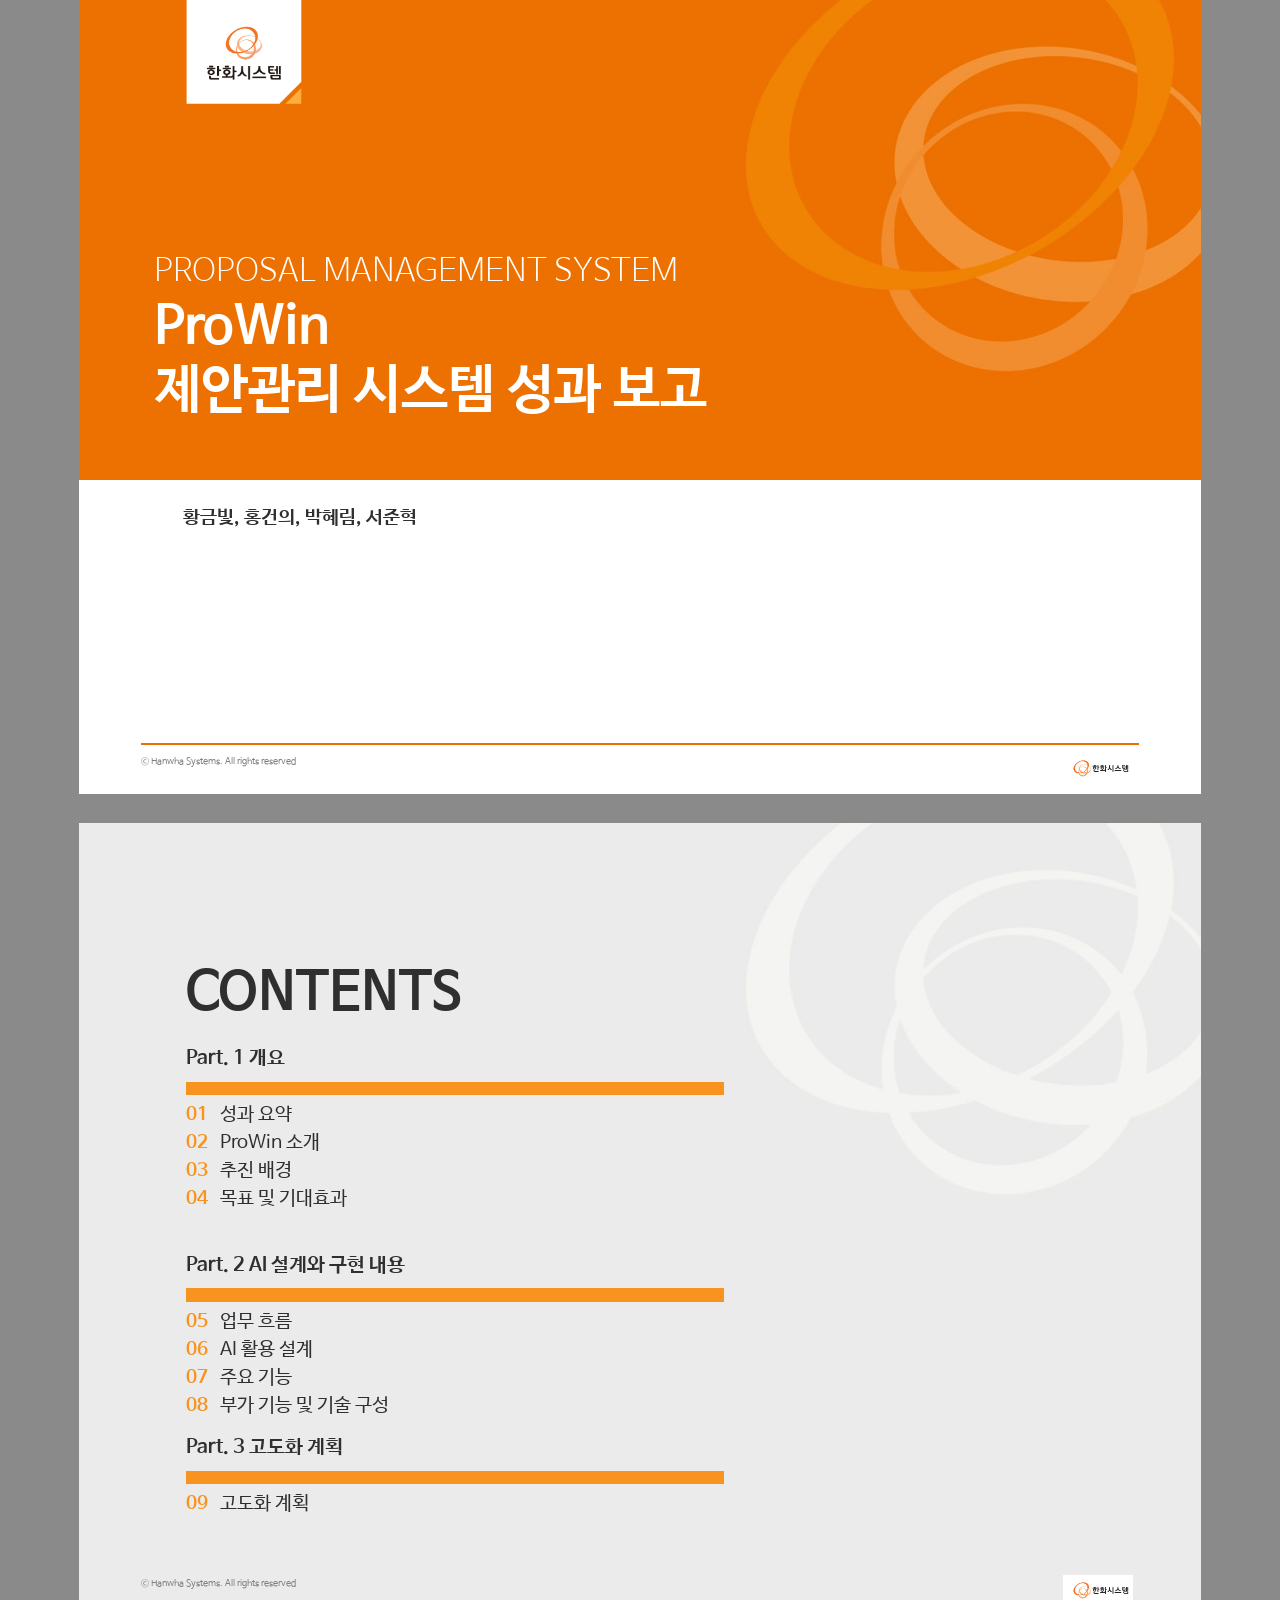
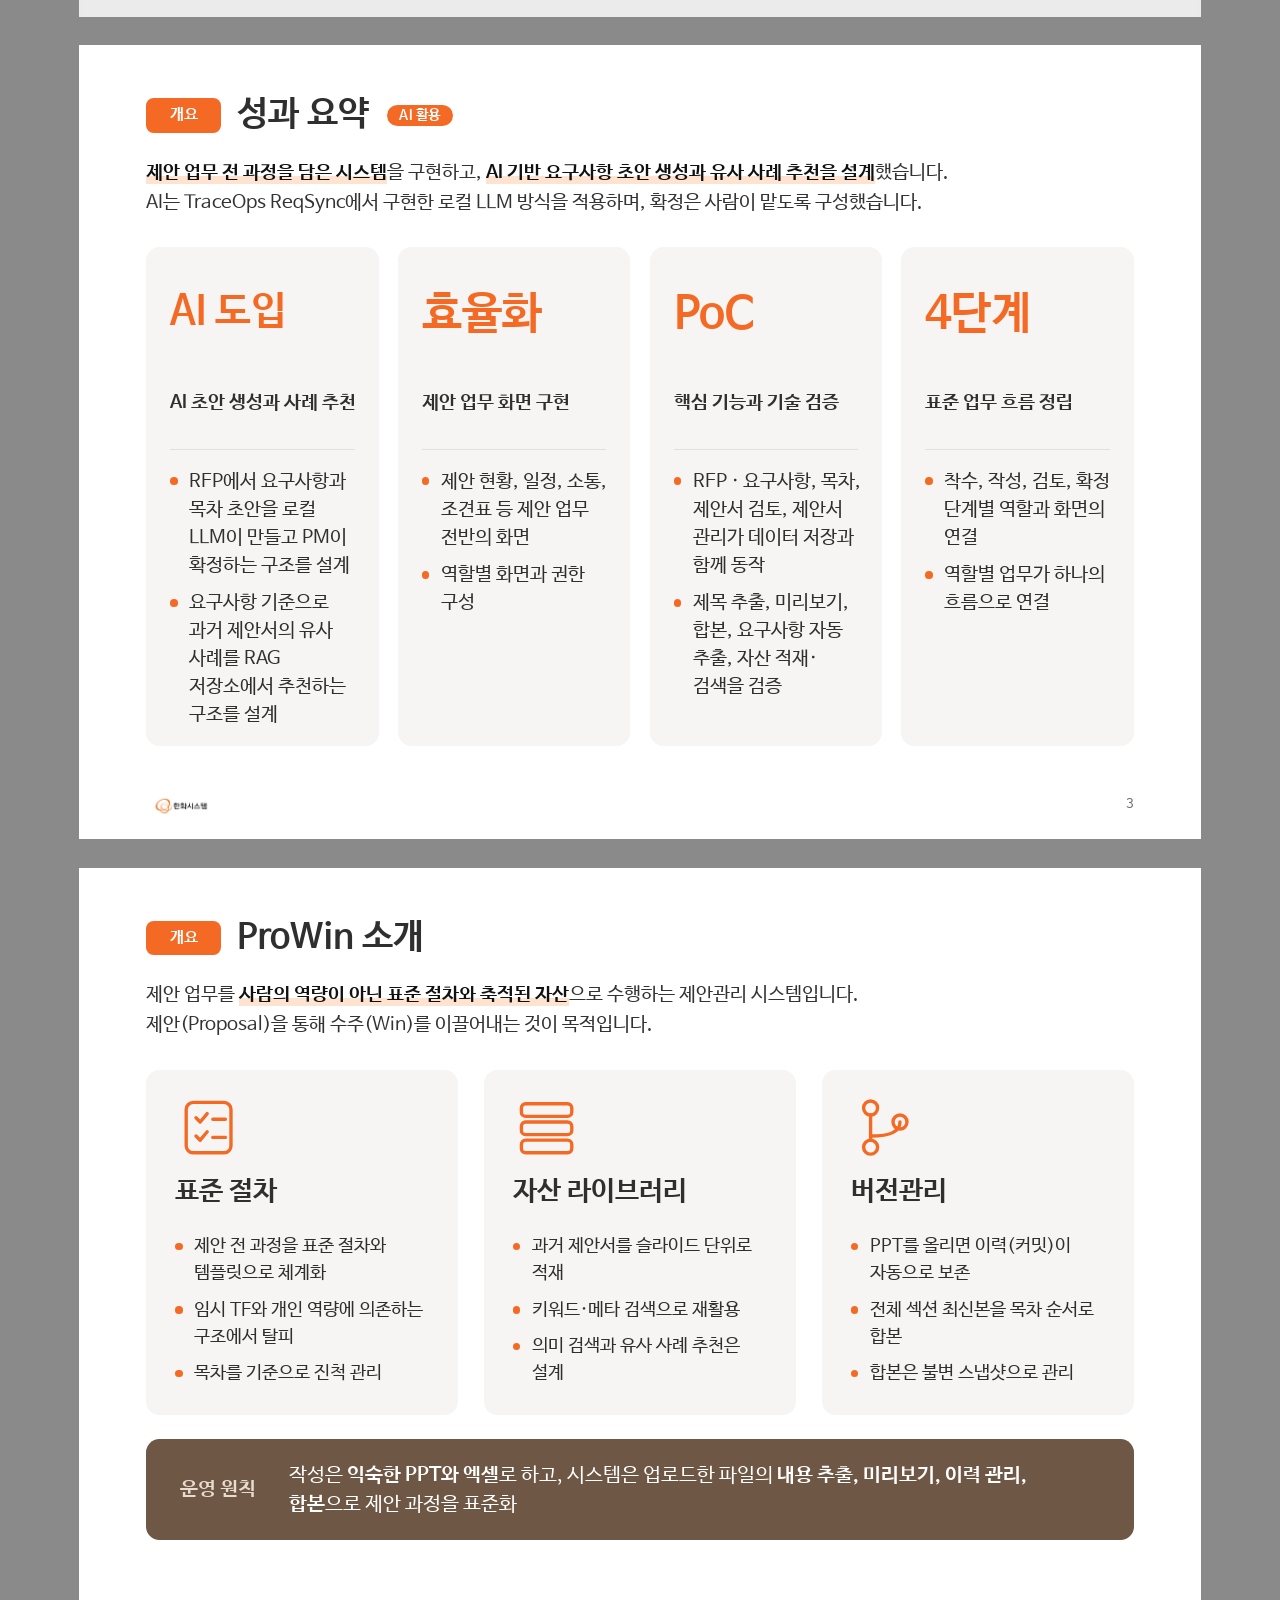
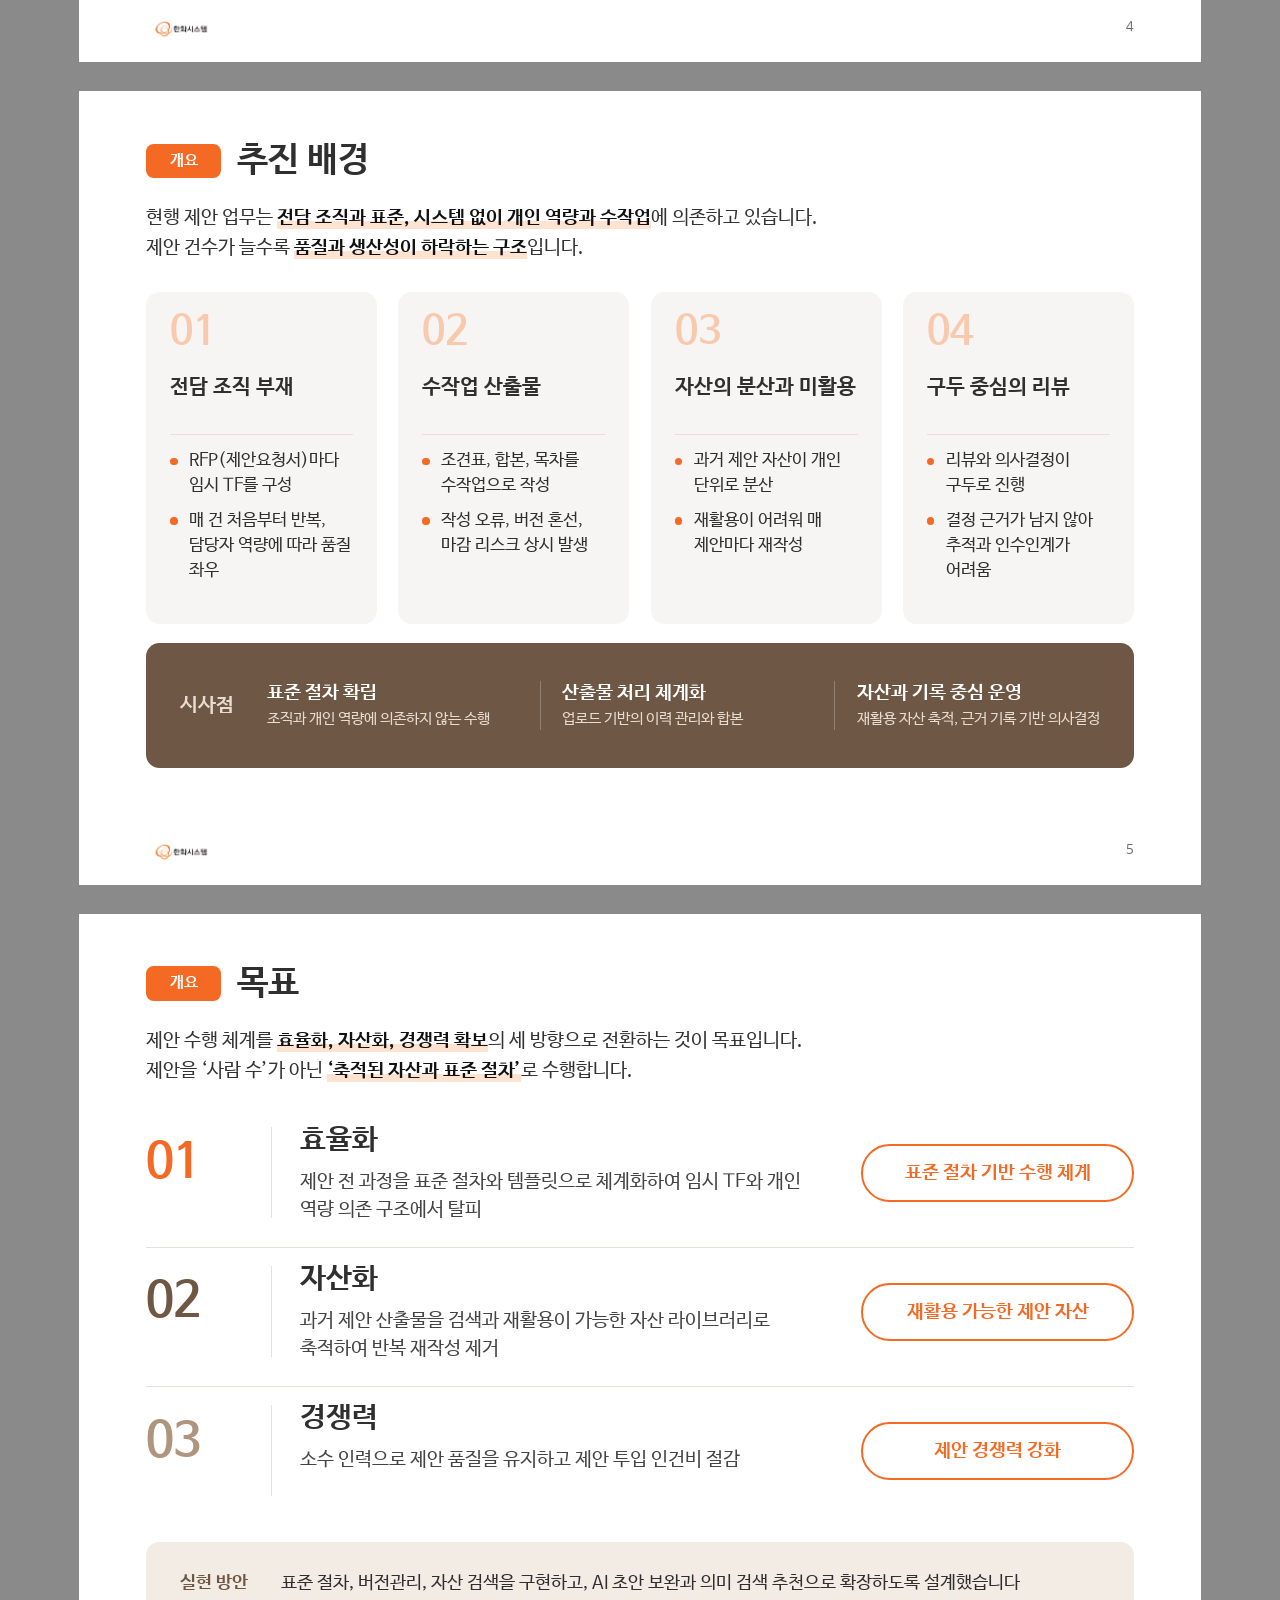
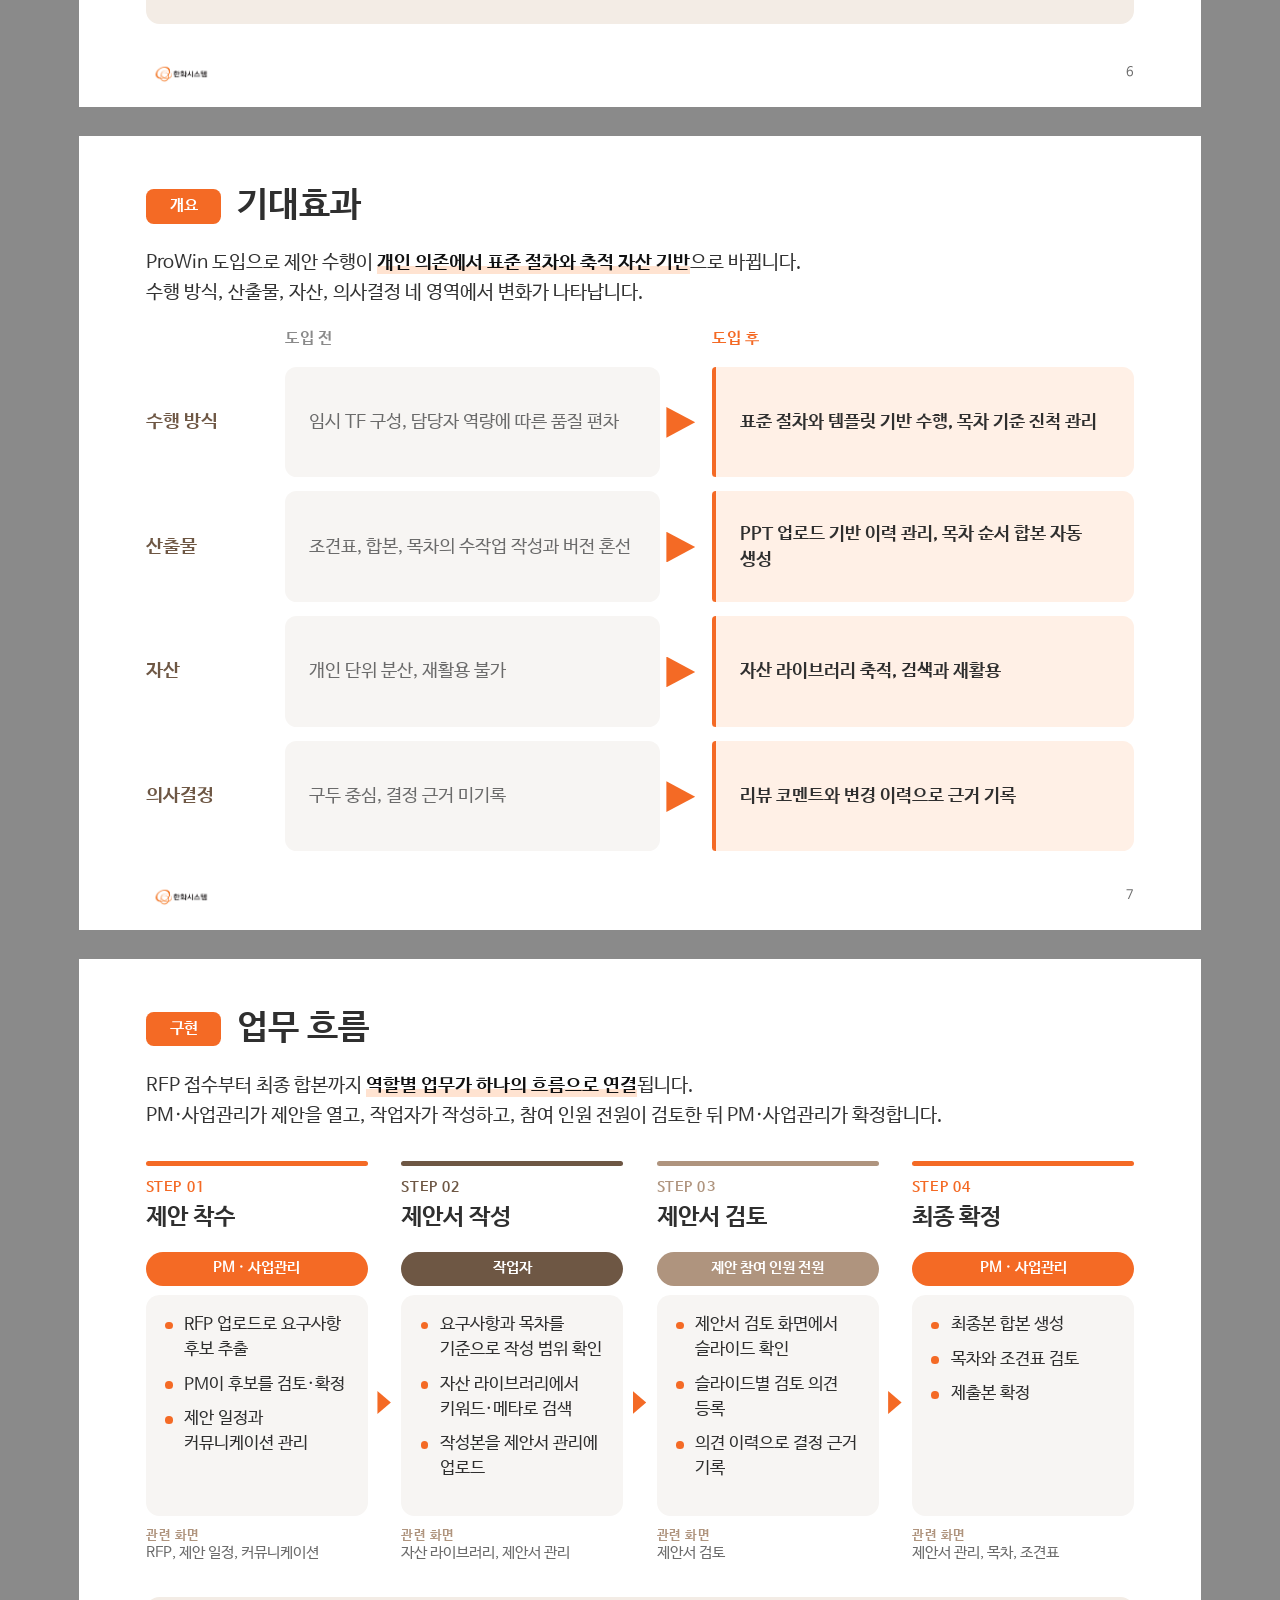
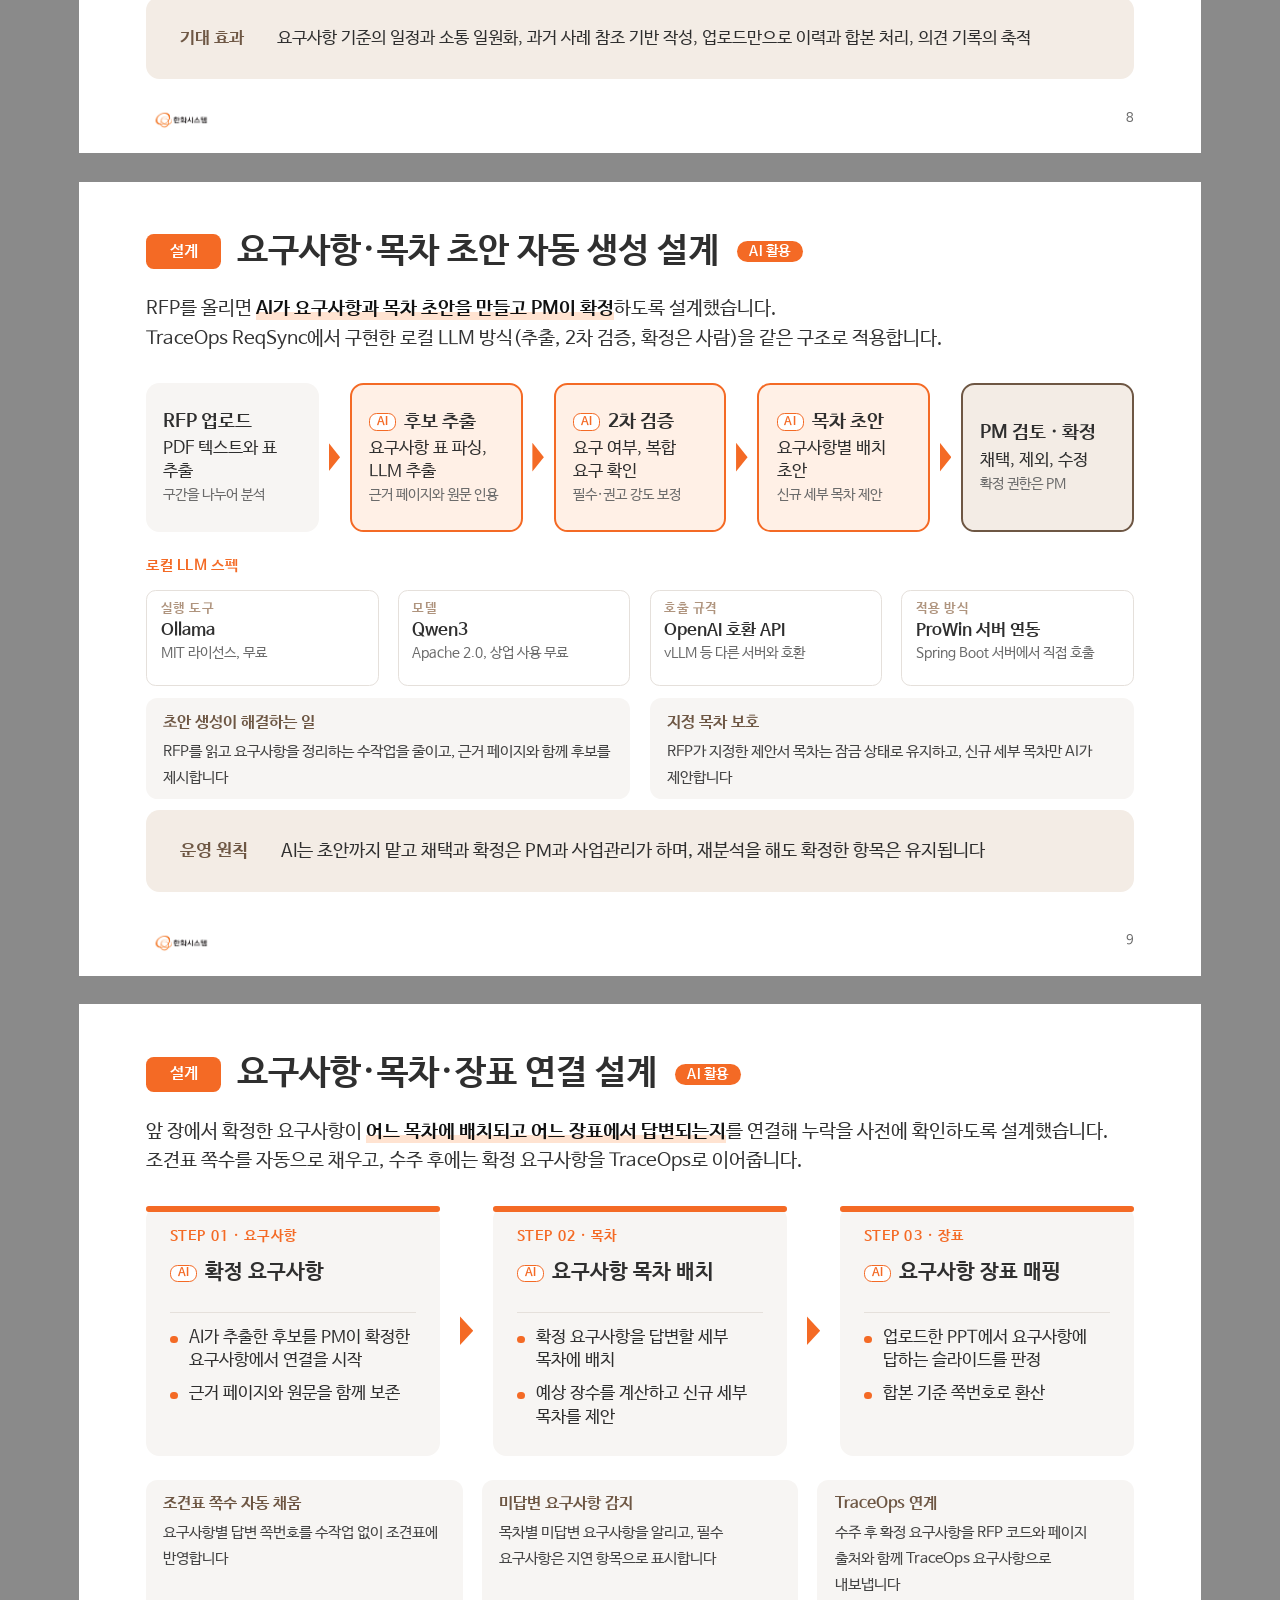
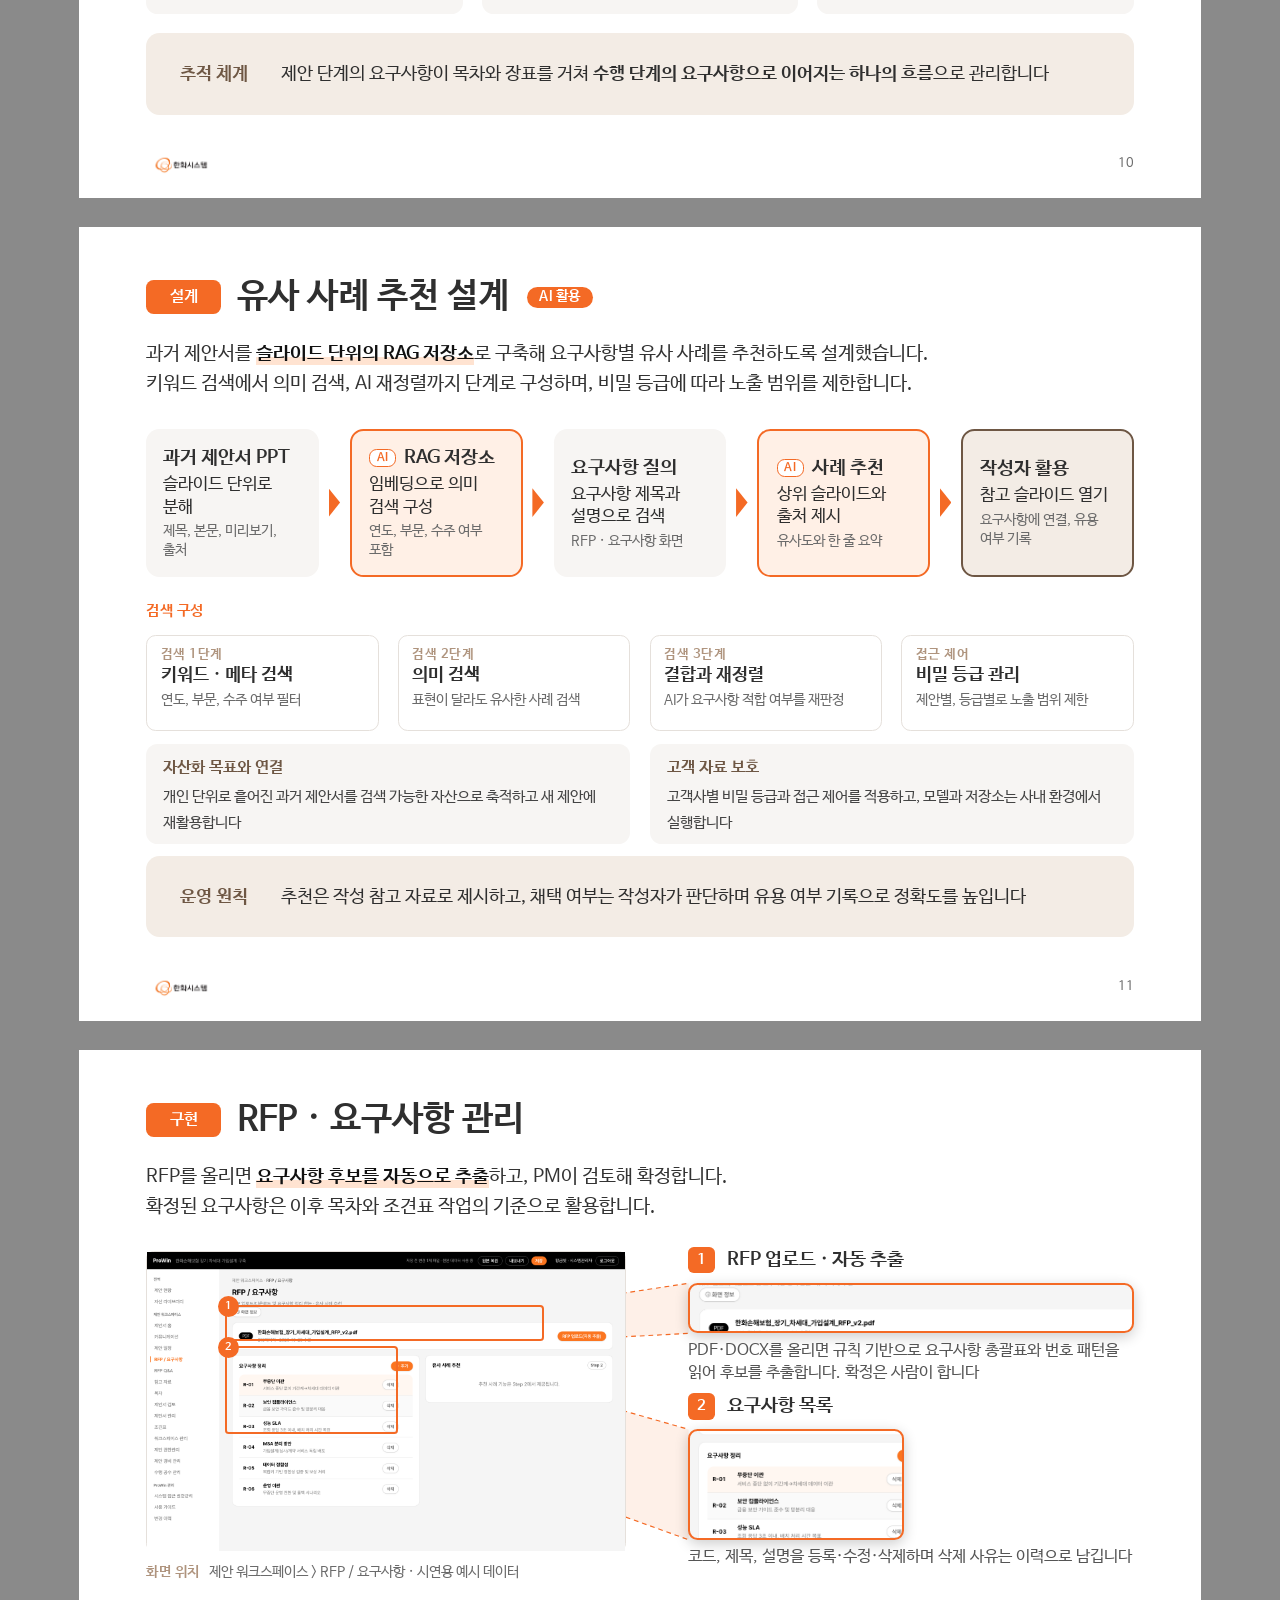
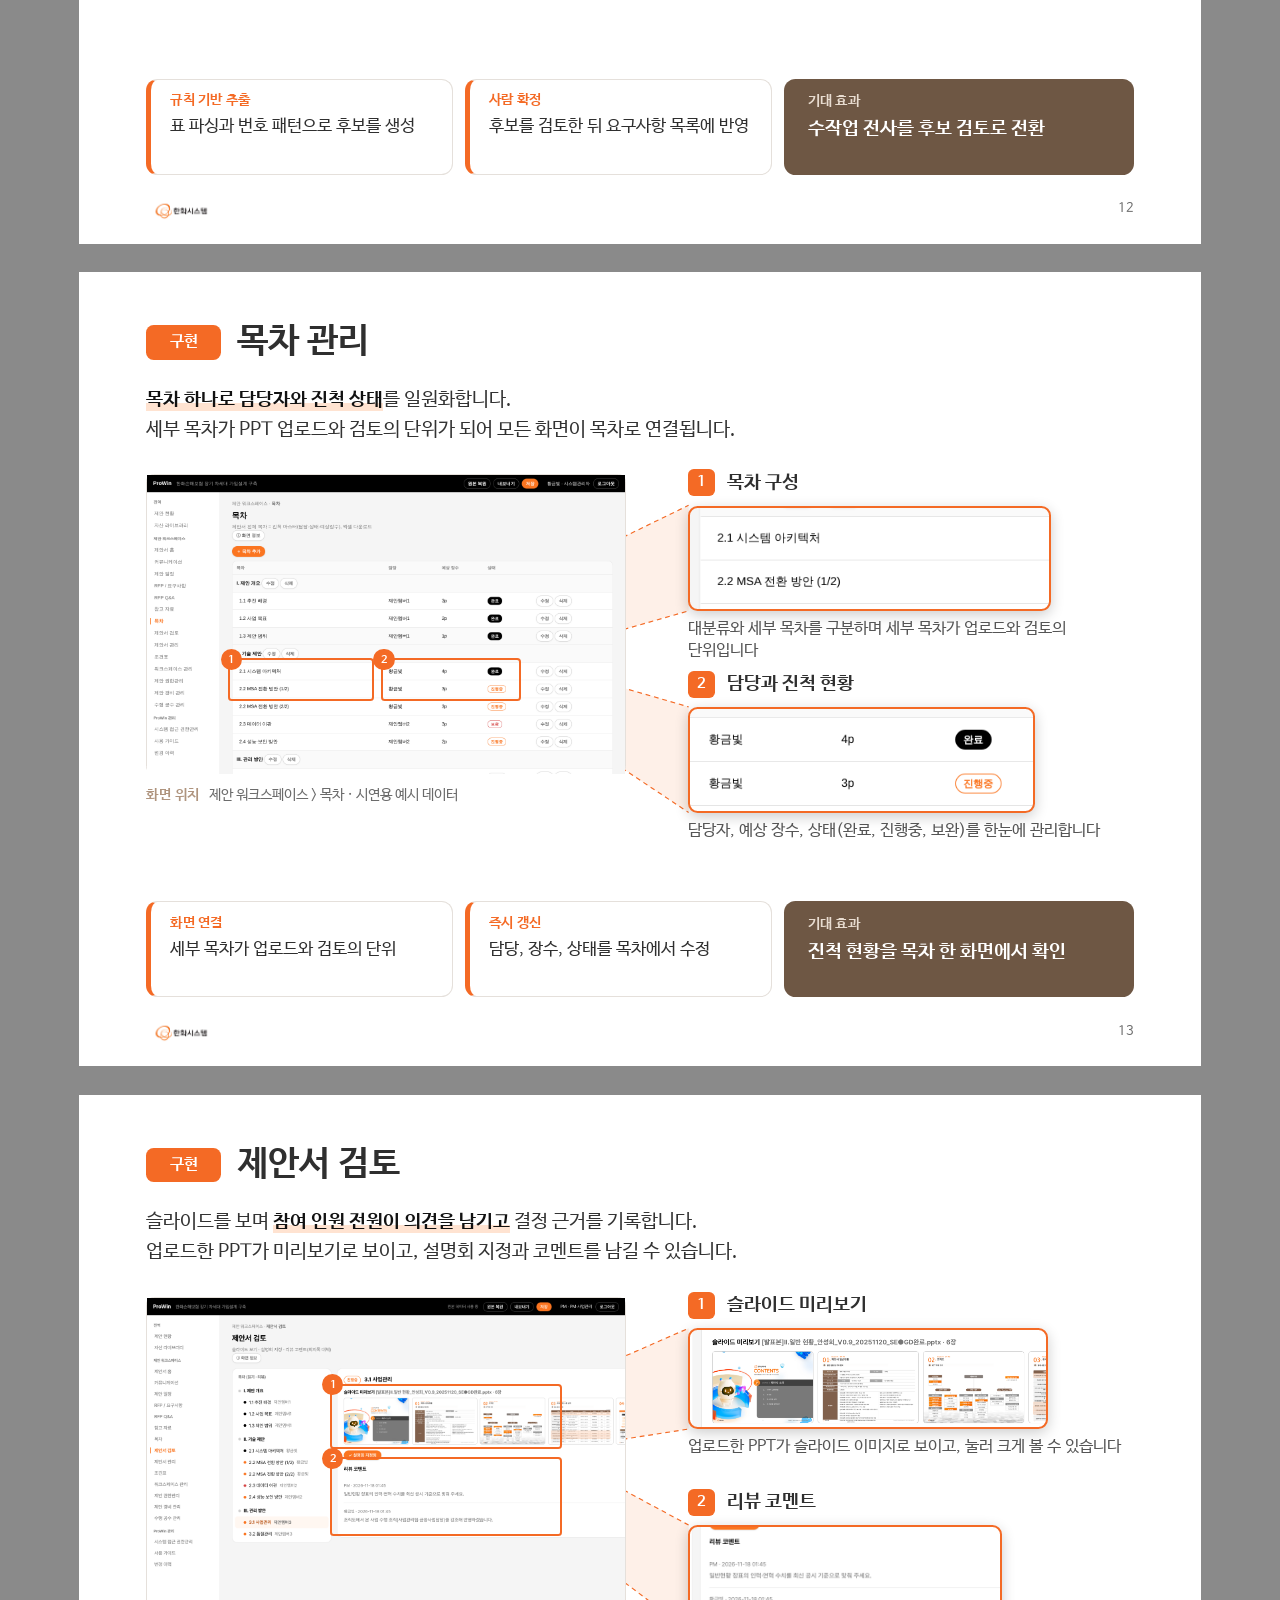
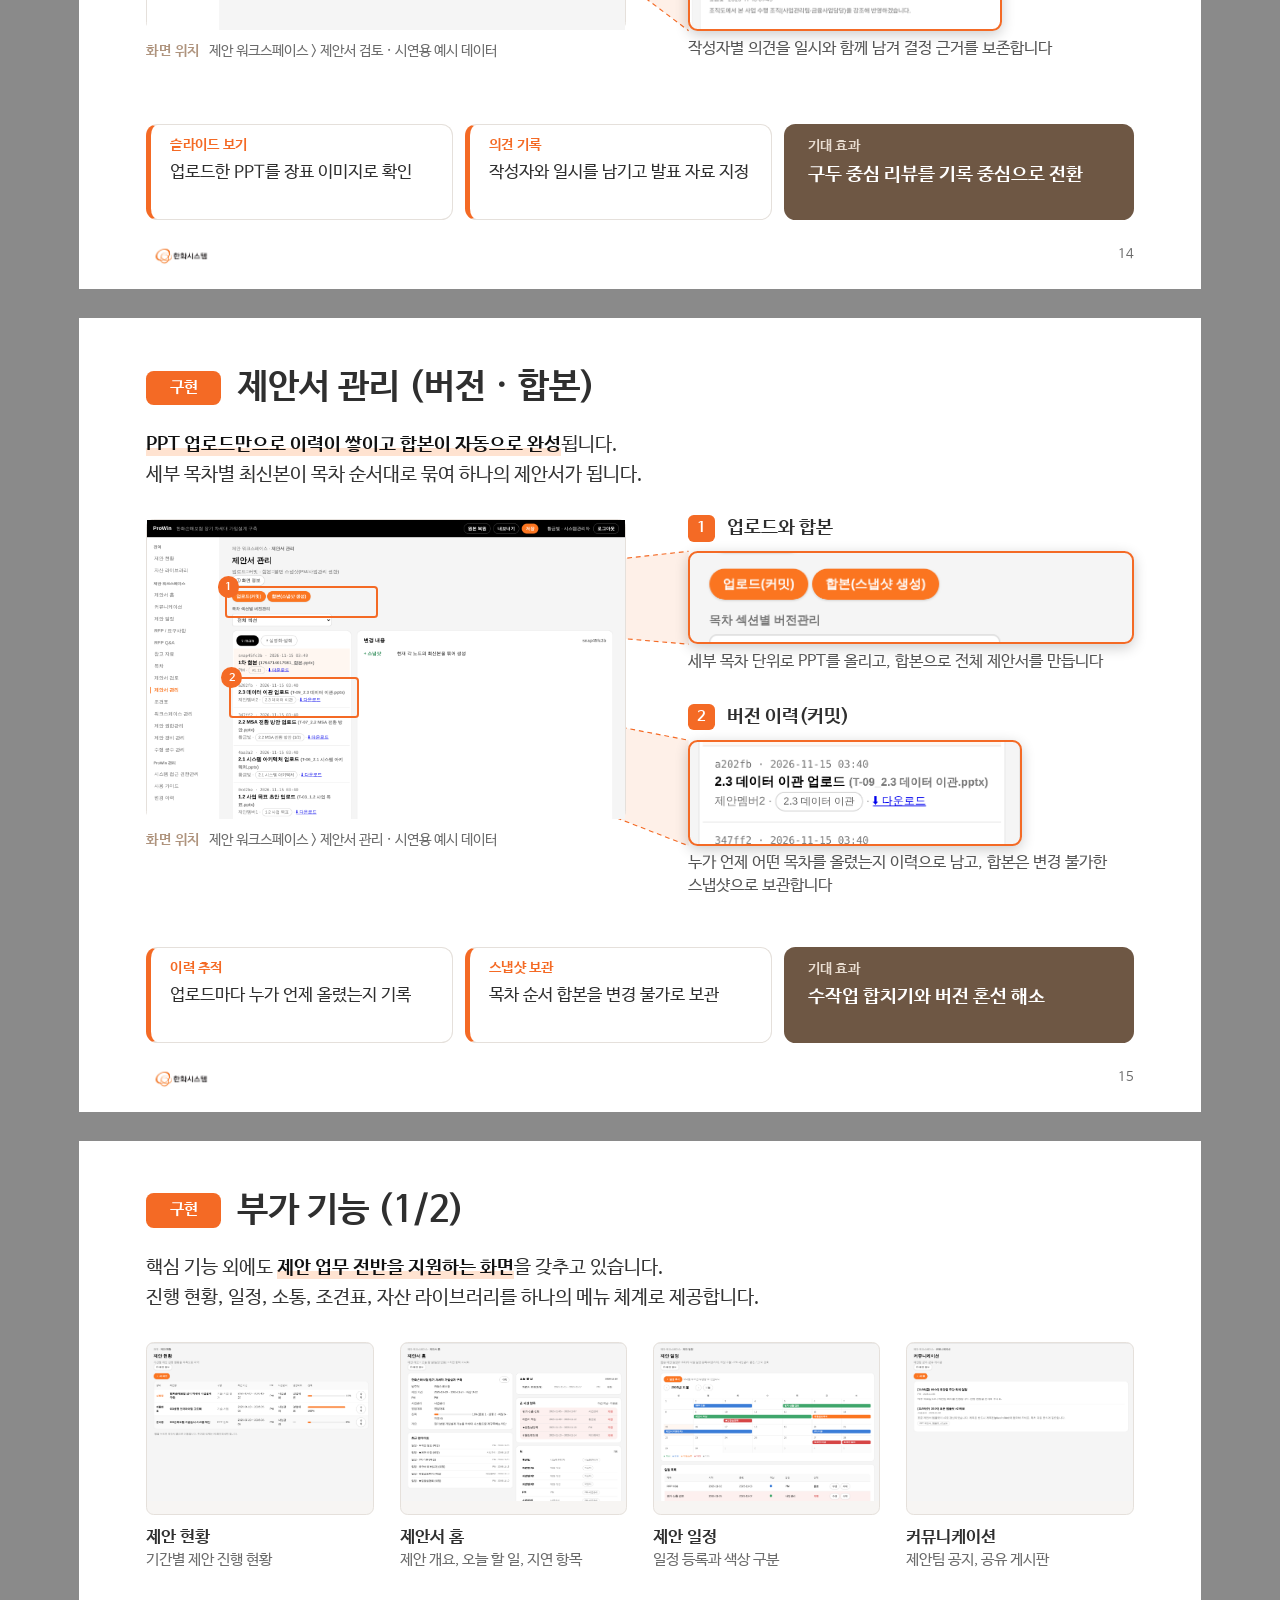
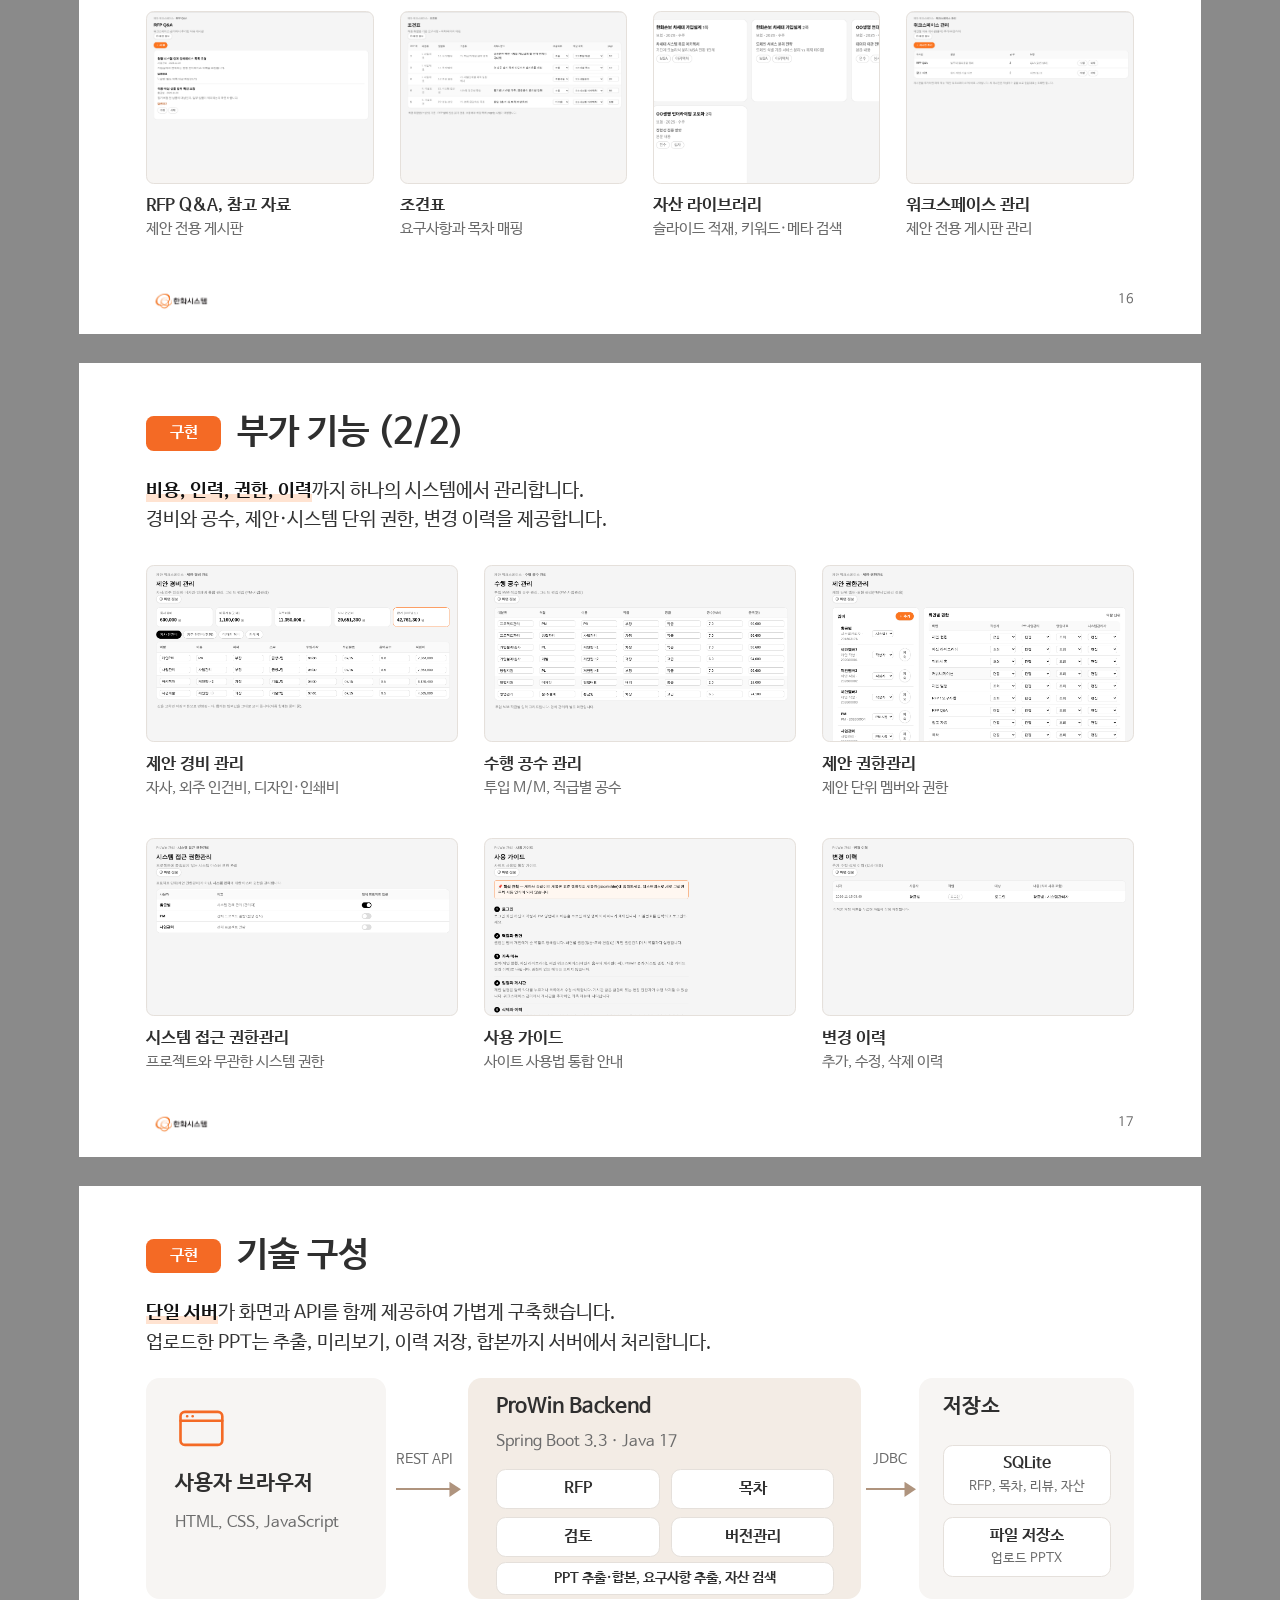
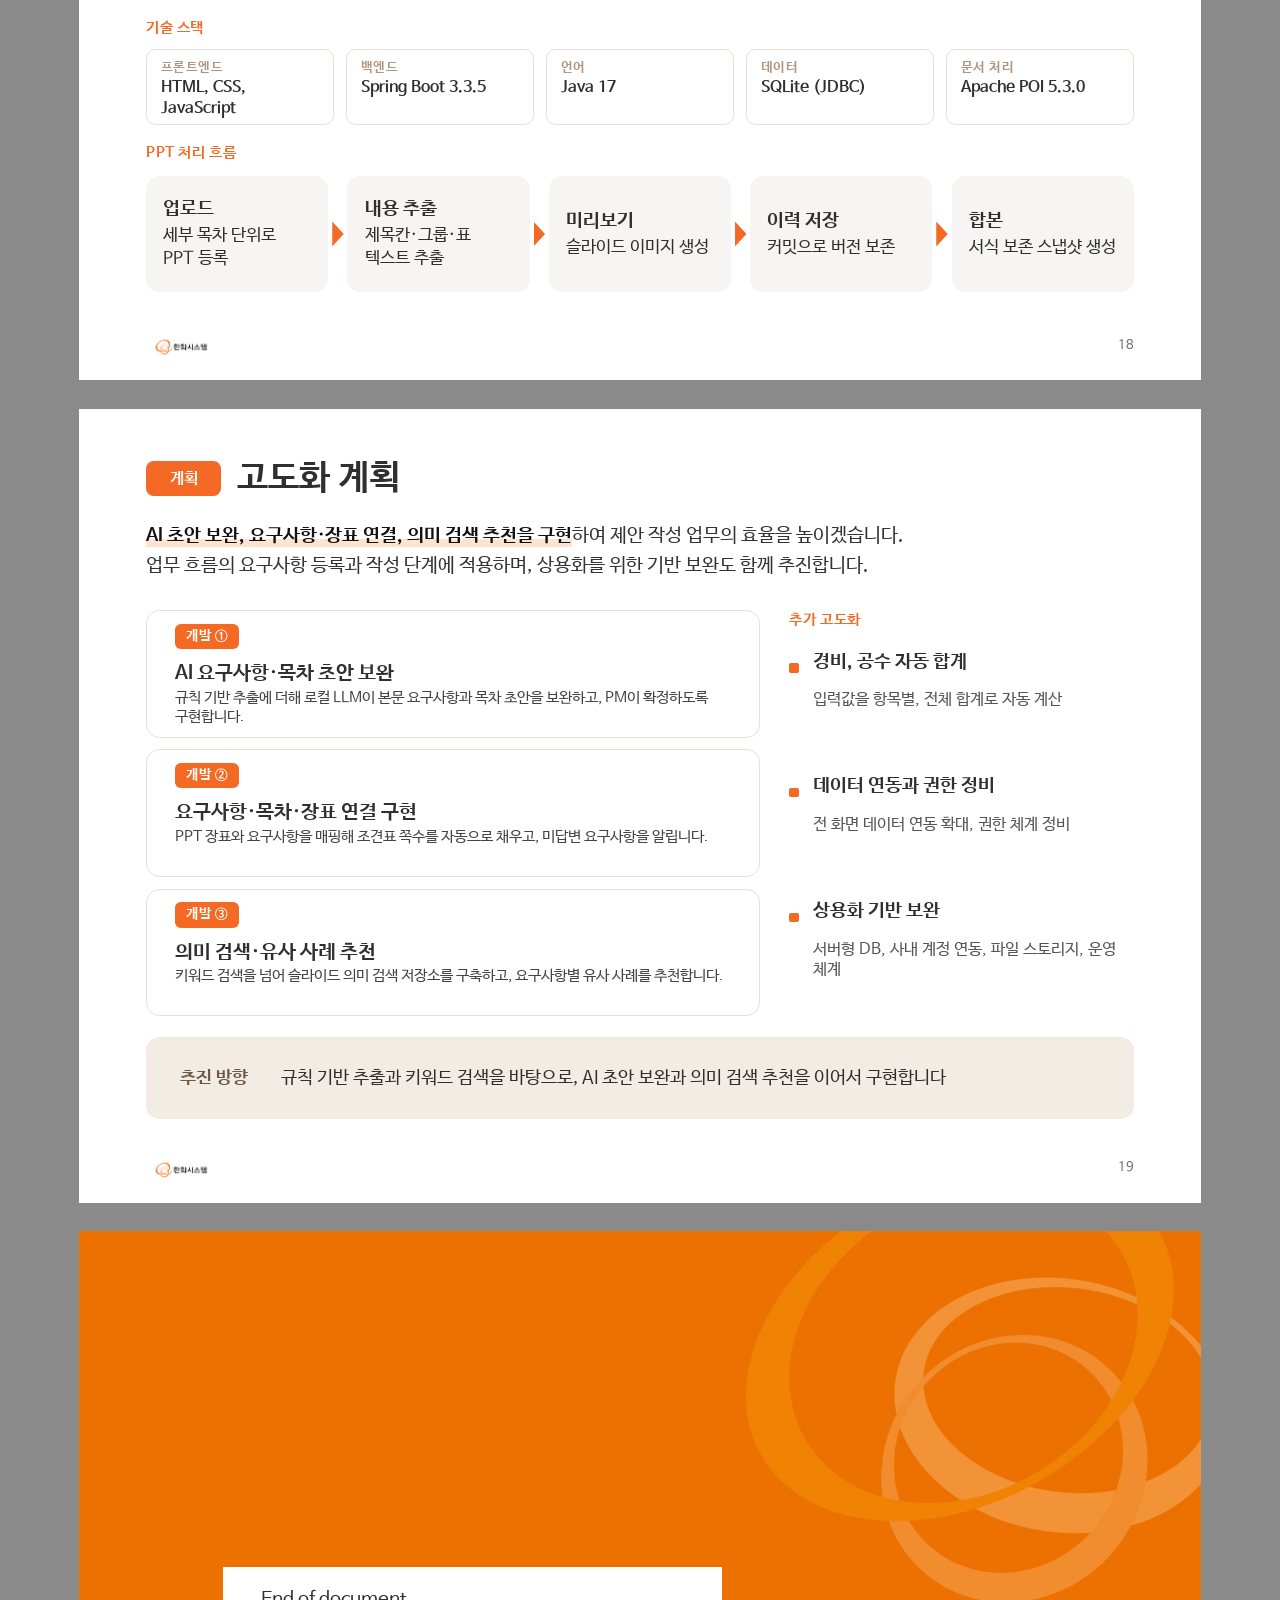
<file: 성과제출/prowin/성과제출_ProWin.html>
<!doctype html><html lang="ko"><head><meta charset="utf-8">
<meta name="viewport" content="width=device-width,initial-scale=1">
<title>ProWin 성과 제출</title><style>@font-face{ font-family:'NanumBarunGothic'; font-weight:400; src:url('../fonts/NanumBarunGothic.ttf') format('truetype'); }
@font-face{ font-family:'NanumBarunGothic'; font-weight:700; src:url('../fonts/NanumBarunGothicBold.ttf') format('truetype'); }
@font-face{ font-family:'NanumBarunGothic'; font-weight:300; src:url('../fonts/NanumBarunGothicLight.ttf') format('truetype'); }
@page { size: 297mm 210mm; margin: 0; }
:root{
  --orange:#F46A25; --orange-2:#F8931F; --orange-4:#EA5519; --orange-bg:#FFF0E6;
  --brown:#6E5744; --tan:#AF947E; --sand:#F3ECE5; --gray-bg:#F7F5F3; --line:#E5E0DB;
  --text:#2F2F2F; --sub:#6B6B6B;
}
*{ box-sizing:border-box; }
html,body{ margin:0; background:#8a8a8a; }
.slide{
  position:relative; width:11.69in; height:8.27in; overflow:hidden; background:#fff; color:var(--text);
  margin:0 auto 0.3in; page-break-after:always; break-after:page; font-size:14pt; line-height:1.4;
  font-family:'NanumBarunGothic','나눔바른고딕','Malgun Gothic',sans-serif;
}
@media print{ html,body{ background:none; } .slide{ margin:0; } *{ -webkit-print-color-adjust:exact; print-color-adjust:exact; } }
.slide{ word-break:keep-all; }
.a{ position:absolute; }
b{ font-weight:700; }
p{ margin:0; }

/* 공통 틀 */
.acc{ background:var(--orange); }
.gov{ font-size:24pt; font-weight:700; line-height:1.3; color:var(--text); }
.flogo{ left:0.7in; top:7.78in; height:0.24in; }
.pgno{ font-size:10pt; color:var(--sub); text-align:right; }

/* 표지 / 목차 / 엔딩 (템플릿 유지) */
.coverbg{ position:absolute; left:0; top:0; width:11.69in; height:5.0in; background:url(../assets/bg-title-art.jpg) no-repeat top left / 11.69in auto; }
.ctab{ left:1.0in; top:0; width:1.4in; }
.csub{ font-size:24pt; font-weight:300; color:#fff; }
.ctitle{ font-size:40pt; font-weight:700; color:#fff; line-height:1.2; }
.cinfo{ font-size:14pt; font-weight:700; }
.cline{ position:absolute; left:0.65in; top:7.74in; width:10.39in; border-top:2px solid #EC7000; }
.gray{ background:#EAEAEA; }
.contbg{ height:8.27in; background:url(../assets/bg-contents-art.jpg) no-repeat top left / 11.69in 8.27in; }
.ctt{ font-size:40pt; font-weight:700; }
.pbar{ background:var(--orange-2); }
.ptag{ font-size:15pt; font-weight:700; }
.pitems{ font-size:14pt; line-height:1.5; }
.pitems b{ color:var(--orange-2); }
.endslide{ background:#EC7000; }
.endbg{ height:8.27in; background:url(../assets/bg-title-art.jpg) no-repeat top left / 11.69in 8.27in; }
.endbox{ background:#fff; display:flex; flex-direction:column; justify-content:center; padding-left:0.4in; }
.endbox span{ font-size:14pt; } .endbox b{ font-size:32pt; }
.copy{ font-size:7pt; color:#7F7F7F; }
.fline{ position:absolute; left:0.65in; top:7.76in; width:10.39in; border-top:1px solid #C8C8C8; }

/* 카드 */
.card{ background:var(--gray-bg); border-radius:0.14in; }
.ct20{ font-size:20pt; font-weight:700; line-height:1.25; }
.cd{ font-size:13.5pt; line-height:1.5; color:var(--text); }
.cd p{ margin-bottom:0.1in; position:relative; padding-left:0.2in; }
.cd p::before{ content:''; position:absolute; left:0; top:0.1in; width:0.08in; height:0.08in; border-radius:50%; background:var(--orange); }
.cd.nd p{ padding-left:0; } .cd.nd p::before{ display:none; }
.rbar{ border-radius:0.14in; display:flex; align-items:center; padding:0 0.35in; font-size:15pt; line-height:1.45; }
.rbar.brown{ background:var(--brown); color:#fff; }
.rbar.sand{ background:var(--sand); color:var(--text); }
.rbar .lb{ font-weight:700; margin-right:0.35in; white-space:nowrap; }
.rbar.brown .lb{ color:#E8DCD0; } .rbar.sand .lb{ color:var(--brown); }
.rbar .tx b{ color:inherit; }
.rbar.brown .tx{ color:#fff; }

/* P2 */
.idx{ font-size:30pt; font-weight:700; color:#F9C9AE; line-height:1; }
.ct16{ font-size:16pt; font-weight:700; line-height:1.3; }
.hl-line{ border-top:1px solid var(--line); }
.imp3{ display:flex; gap:0.3in; width:100%; }
.imp3 > div{ flex:1; font-size:14pt; font-weight:700; line-height:1.35; color:#fff; border-left:1px solid rgba(255,255,255,.25); padding-left:0.22in; }
.imp3 > div:first-child{ border-left:none; padding-left:0; }
.imp3 span{ display:block; font-size:11.5pt; font-weight:400; color:#E8DCD0; margin-top:0.03in; }

/* P3 */
.nc{ border-radius:50%; color:#fff; font-weight:700; display:flex; align-items:center; justify-content:center; font-size:26pt; }
.nc.o{ background:var(--orange); } .nc.b{ background:var(--brown); } .nc.t{ background:var(--tan); }
.rowline{ border-top:1px solid var(--line); }
.outp{ border:2px solid var(--orange); border-radius:0.3in; color:var(--orange); font-weight:700; font-size:14pt; display:flex; align-items:center; justify-content:center; text-align:center; padding:0 0.1in; }
.rt{ font-size:22pt; font-weight:700; } .rd{ font-size:14pt; color:#444; line-height:1.5; }

/* P4 */
.cat{ font-size:14pt; font-weight:700; color:var(--brown); display:flex; align-items:center; }
.pan{ border-radius:0.12in; display:flex; align-items:center; padding:0 0.25in; font-size:13.5pt; line-height:1.45; }
.pan.as{ background:var(--gray-bg); color:var(--sub); }
.pan.tb{ background:var(--orange-bg); border-left:0.05in solid var(--orange); border-top-left-radius:0.04in; border-bottom-left-radius:0.04in; font-weight:700; }
.tri{ background:var(--orange); clip-path:polygon(0 0,100% 50%,0 100%); }
.colh{ font-size:12pt; font-weight:700; letter-spacing:0.02em; }

/* P5 */
.sn{ border-radius:50%; background:var(--orange); color:#fff; font-weight:700; font-size:16pt; display:flex; align-items:center; justify-content:center; }
.sn.b{ background:var(--brown); } .sn.t{ background:var(--tan); }
.st{ font-size:18pt; font-weight:700; }
.conn{ background:#D9CFC5; height:2px; }
.rtag{ border-radius:0.2in; color:#fff; font-weight:700; font-size:11.5pt; display:flex; align-items:center; justify-content:center; }
.rtag.o{ background:var(--orange); } .rtag.b{ background:var(--brown); } .rtag.t{ background:var(--tan); }
.scr{ font-size:11pt; color:var(--sub); line-height:1.35; } .scr small{ display:block; font-size:9.5pt; color:var(--tan); font-weight:700; letter-spacing:0.04em; }
.tg{ font-style:normal; font-size:9pt; color:var(--orange); border:1px solid var(--orange); border-radius:0.1in; padding:0 0.06in; margin-left:0.06in; white-space:nowrap; font-weight:700; }

/* P6 */
.zoom{ border:2px solid var(--orange); border-radius:0.1in; background-repeat:no-repeat; background-color:#fff; box-shadow:0 0.04in 0.14in rgba(0,0,0,0.2); }
.shot{ border:1px solid var(--line); border-radius:0.08in; overflow:hidden; background:#fff; }
.shot img{ width:100%; display:block; }
.hl{ position:absolute; border:2px solid var(--orange); border-radius:0.04in; box-sizing:border-box; font-style:normal; }
.hl b{ position:absolute; left:-0.1in; top:-0.12in; background:var(--orange); color:#fff; font-size:8.5pt; width:0.22in; height:0.22in; border-radius:50%; display:flex; align-items:center; justify-content:center; }
.bd{ position:absolute; left:-0.12in; top:-0.12in; background:var(--orange); color:#fff; font-style:normal; font-weight:700; font-size:9pt; min-width:0.24in; height:0.24in; border-radius:0.12in; padding:0 0.05in; display:flex; align-items:center; justify-content:center; }
.cap{ font-size:10pt; color:var(--sub); text-align:center; }
.lab{ font-size:11pt; font-weight:700; color:var(--orange); letter-spacing:0.04em; }
.nb{ background:var(--orange); color:#fff; border-radius:50%; display:flex; align-items:center; justify-content:center; font-weight:700; font-size:12pt; }
.nt{ font-size:13pt; line-height:1.45; color:#444; } .nt b{ display:block; font-size:15pt; color:var(--text); margin-bottom:0.03in; }

/* P7 */
.tile{ }
.timg{ background-repeat:no-repeat; border:1px solid var(--line); border-radius:0.08in; background-color:#F7F5F3; }
.tn{ font-size:13pt; font-weight:700; } .tnote{ font-size:11.5pt; color:var(--sub); line-height:1.3; }

/* P8 */
.blk{ background:var(--gray-bg); border-radius:0.14in; }
.blk.sd{ background:var(--sand); }
.bt{ font-size:16pt; font-weight:700; } .bs{ font-size:12pt; color:var(--sub); }
.chipw{ background:#fff; border:1px solid var(--line); border-radius:0.1in; font-size:12pt; font-weight:700; display:flex; align-items:center; justify-content:center; text-align:center; }
.arrl{ height:2px; background:var(--tan); }
.arrh{ background:var(--tan); clip-path:polygon(0 0,100% 50%,0 100%); }
.alb{ font-size:10.5pt; color:var(--sub); text-align:center; }
.tcat{ font-size:10pt; font-weight:700; color:var(--tan); letter-spacing:0.04em; }
.tval{ font-size:13pt; font-weight:700; line-height:1.3; }
.tchip{ background:#fff; border:1px solid var(--line); border-radius:0.1in; padding:0.1in 0.14in; }

/* P9 */
.dot{ width:0.1in; height:0.1in; border-radius:50%; background:var(--orange); }
.li14{ font-size:14pt; line-height:1.45; }
.vline{ width:2px; background:#E0D6CC; }
.rst{ font-size:16pt; font-weight:700; } .rsd{ font-size:13pt; color:#555; line-height:1.45; }

/* ===== v3 ===== */
.badge{ background:var(--orange); color:#fff; border-radius:0.08in; font-size:12pt; font-weight:700; display:flex; align-items:center; justify-content:center; }
.ttl{ font-size:26pt; font-weight:700; display:flex; align-items:center; line-height:1.1; white-space:nowrap; }
.chip{ background:var(--gray-bg); border:1px solid var(--line); color:var(--sub); border-radius:0.16in; font-size:10.5pt; font-weight:700; display:flex; align-items:center; justify-content:center; }
.msg{ font-size:14pt; line-height:1.6; color:#333; }
.msg b{ color:#111; background:linear-gradient(transparent 62%, #FFE3D1 62%); }
.big{ font-size:36pt; font-weight:700; color:var(--orange); line-height:1; letter-spacing:-0.02em; }
.big.b{ color:var(--brown); } .big.t{ color:var(--tan); }
.vrule{ background:var(--line); width:1px; }
.stp{ font-size:10.5pt; font-weight:700; letter-spacing:0.08em; }
.stp.o{ color:var(--orange); } .stp.b{ color:var(--brown); } .stp.t{ color:var(--tan); }
.cbar{ height:0.06in; border-radius:0.03in; } .cbar.o{ background:var(--orange); } .cbar.b{ background:var(--brown); } .cbar.t{ background:var(--tan); }
.ntag{ background:var(--orange); color:#fff; border-radius:0.06in; font-weight:700; font-size:11pt; display:flex; align-items:center; justify-content:center; }
.pth{ font-size:10.5pt; color:var(--sub); }
.pth b{ color:var(--tan); letter-spacing:0.04em; margin-right:0.1in; }
.ptl{ font-size:10.5pt; font-weight:700; color:var(--sub); letter-spacing:0.04em; margin-bottom:0.06in; }
.pts p{ position:relative; padding-left:0.22in; margin:0 0 0.07in; font-size:13pt; line-height:1.45; }
.pts p::before{ content:'\203A'; position:absolute; left:0.03in; top:0; color:var(--orange); font-weight:700; font-size:13pt; }
.eff{ background:var(--sand); border-left:0.06in solid var(--orange); border-radius:0.04in; padding:0.14in 0.25in; }
.eff .ptl{ color:var(--brown); }
.eff div.t{ font-size:14pt; font-weight:700; line-height:1.45; }
.zt{ font-size:14pt; font-weight:700; display:flex; align-items:center; }
.zd{ font-size:12pt; color:#555; line-height:1.4; }

/* ===== v4 ===== */
.pcard{ background:#fff; border:1px solid var(--line); border-radius:0.12in; border-left:0.06in solid var(--orange); padding:0.12in 0.2in; overflow:hidden; }
.pk{ font-size:10.5pt; font-weight:700; color:var(--orange); letter-spacing:0.02em; margin-bottom:0.05in; }
.pcard p{ font-size:12.5pt; line-height:1.4; margin:0; }
.effb{ background:var(--brown); color:#fff; border-radius:0.12in; padding:0.14in 0.25in; }
.effb .pk{ color:#E8DCD0; } .effb .et{ font-size:14pt; font-weight:700; line-height:1.4; }
.hero{ font-size:34pt; font-weight:700; color:var(--orange); line-height:1.1; }
.hero small{ font-size:15pt; color:var(--text); margin-left:0.06in; }
.fut{ background:#fff; border:1px solid var(--line); border-radius:0.14in; padding:0.22in 0.3in; }
.futtag{ display:inline-block; background:var(--orange); color:#fff; border-radius:0.06in; font-size:10.5pt; font-weight:700; padding:0.03in 0.12in; letter-spacing:0.04em; }
.futt{ font-size:19pt; font-weight:700; margin:0.1in 0 0.06in; }
.futd{ font-size:13pt; color:#444; line-height:1.5; }
.sq{ width:0.1in; height:0.1in; border-radius:0.02in; background:var(--orange); }
.mini{ background:var(--gray-bg); border-radius:0.12in; padding:0.14in 0.18in; }
.mini b{ display:block; font-size:12pt; color:var(--brown); margin-bottom:0.04in; }
.mini span{ font-size:11.5pt; line-height:1.4; color:#444; }
.note9{ font-size:9.5pt; color:#8a8a8a; }

/* AI 활용 표시 (TraceOps · ReqSync 자료) */
.aitag{ font-style:normal; font-size:10.5pt; font-weight:700; color:#fff; background:var(--orange); border-radius:0.12in; padding:0.03in 0.13in; margin-left:0.18in; letter-spacing:0.04em; }
.aitag.o{ background:#fff; color:var(--orange); border:1.5px solid var(--orange); margin-left:0; }
.aibox{ border:2px solid var(--orange); background:var(--orange-bg); border-radius:0.14in; }
.humbox{ border:2px solid var(--brown); background:var(--sand); border-radius:0.14in; }
.flowbox{ border-radius:0.14in; display:flex; flex-direction:column; justify-content:center; padding:0.1in 0.18in; font-size:12.5pt; line-height:1.35; }
.flowbox b{ font-size:14pt; display:block; margin-bottom:0.03in; }
.flowbox small{ display:block; font-size:10.5pt; color:var(--sub); margin-top:0.03in; }
.statcol{ background:#fff; border:1px solid var(--line); border-radius:0.12in; padding:0.14in 0.2in; }
.statcol .st{ font-size:12pt; font-weight:700; color:var(--orange); margin-bottom:0.05in; letter-spacing:0.03em; }
.aitag.sm{ display:inline-block; font-size:9pt; padding:0 0.07in; border-radius:0.08in; margin:0 0.08in 0 0; vertical-align:2px; }
</style></head><body>
<section class="slide cover">
<div class="coverbg"></div>
<img class="a ctab" src="../assets/logo-title-tab.png" alt="한화시스템">
<div class="a csub" style="left:0.780in;top:2.600in;width:8.000in;height:0.450in;">PROPOSAL MANAGEMENT SYSTEM</div>
<div class="a ctitle" style="left:0.780in;top:3.080in;width:9.600in;height:1.700in;">ProWin<br>제안관리 시스템 성과 보고</div>
<div class="a cinfo" style="left:1.080in;top:5.260in;width:9.000in;height:0.300in;">황금빛, 홍건의, 박혜림, 서준혁</div>
<div class="cline"></div>
<div class="a copy" style="left:0.650in;top:7.860in;width:4.000in;height:0.150in;">ⓒ Hanwha Systems. All rights reserved</div>
<img class="a flogo" style="left:10.25in;top:7.84in;height:0.26in" src="../assets/logo-footer.png" alt="">
</section><section class="slide gray"><div class="coverbg contbg"></div><div class="a ctt" style="left:1.120in;top:1.400in;width:5.000in;height:0.950in;">CONTENTS</div><div class="a pbar" style="left:1.120in;top:2.700in;width:5.600in;height:0.140in;"></div><div class="a ptag" style="left:1.120in;top:2.320in;width:5.000in;height:0.320in;">Part. 1  개요</div><div class="a pitems" style="left:1.120in;top:2.900in;width:8.000in;height:1.700in;"><b>01</b>&nbsp;&nbsp;성과 요약<br><b>02</b>&nbsp;&nbsp;ProWin 소개<br><b>03</b>&nbsp;&nbsp;추진 배경<br><b>04</b>&nbsp;&nbsp;목표 및 기대효과</div><div class="a pbar" style="left:1.120in;top:4.850in;width:5.600in;height:0.140in;"></div><div class="a ptag" style="left:1.120in;top:4.470in;width:5.000in;height:0.320in;">Part. 2  AI 설계와 구현 내용</div><div class="a pitems" style="left:1.120in;top:5.050in;width:8.000in;height:1.700in;"><b>05</b>&nbsp;&nbsp;업무 흐름<br><b>06</b>&nbsp;&nbsp;AI 활용 설계<br><b>07</b>&nbsp;&nbsp;주요 기능<br><b>08</b>&nbsp;&nbsp;부가 기능 및 기술 구성</div><div class="a pbar" style="left:1.120in;top:6.750in;width:5.600in;height:0.140in;"></div><div class="a ptag" style="left:1.120in;top:6.370in;width:5.000in;height:0.320in;">Part. 3  고도화 계획</div><div class="a pitems" style="left:1.120in;top:6.950in;width:8.000in;height:1.700in;"><b>09</b>&nbsp;&nbsp;고도화 계획</div><div class="a copy" style="left:0.650in;top:7.860in;width:4.000in;height:0.150in;">ⓒ Hanwha Systems. All rights reserved</div><img class="a flogo" style="left:10.25in;top:7.84in;height:0.26in" src="../assets/logo-footer.png" alt=""></section><section class="slide"><div class="a badge" style="left:0.700in;top:0.550in;width:0.780in;height:0.360in;">개요</div><div class="a ttl" style="left:1.650in;top:0.450in;width:7.400in;height:0.560in;">성과 요약<i class="aitag">AI 활용</i></div><div class="a msg" style="left:0.700in;top:1.180in;width:10.290in;height:0.800in;"><b>제안 업무 전 과정을 담은 시스템</b>을 구현하고, <b>AI 기반 요구사항 초안 생성과 유사 사례 추천을 설계</b>했습니다.<br>AI는 TraceOps ReqSync에서 구현한 로컬 LLM 방식을 적용하며, 확정은 사람이 맡도록 구성했습니다.</div><div class="a card" style="left:0.700in;top:2.100in;width:2.422in;height:5.200in;"></div><div class="a hero" style="left:0.950in;top:2.550in;width:2.022in;height:0.800in;font-size:30pt">AI 도입</div><div class="a ct16" style="left:0.950in;top:3.600in;width:2.022in;height:0.450in;font-size:14.5pt">AI 초안 생성과 사례 추천</div><div class="a hl-line" style="left:0.950in;top:4.200in;width:1.922in;height:0.010in;"></div><div class="a cd" style="left:0.950in;top:4.400in;width:1.972in;height:2.700in;font-size:14pt"><p>RFP에서 요구사항과 목차 초안을 로컬 LLM이 만들고 PM이 확정하는 구조를 설계</p><p>요구사항 기준으로 과거 제안서의 유사 사례를 RAG 저장소에서 추천하는 구조를 설계</p></div><div class="a card" style="left:3.322in;top:2.100in;width:2.422in;height:5.200in;"></div><div class="a hero" style="left:3.572in;top:2.550in;width:2.022in;height:0.800in;">효율화</div><div class="a ct16" style="left:3.572in;top:3.600in;width:2.022in;height:0.450in;font-size:14.5pt">제안 업무 화면 구현</div><div class="a hl-line" style="left:3.572in;top:4.200in;width:1.922in;height:0.010in;"></div><div class="a cd" style="left:3.572in;top:4.400in;width:1.972in;height:2.700in;font-size:14pt"><p>제안 현황, 일정, 소통, 조견표 등 제안 업무 전반의 화면</p><p>역할별 화면과 권한 구성</p></div><div class="a card" style="left:5.945in;top:2.100in;width:2.422in;height:5.200in;"></div><div class="a hero" style="left:6.195in;top:2.550in;width:2.022in;height:0.800in;">PoC</div><div class="a ct16" style="left:6.195in;top:3.600in;width:2.022in;height:0.450in;font-size:14.5pt">핵심 기능과 기술 검증</div><div class="a hl-line" style="left:6.195in;top:4.200in;width:1.922in;height:0.010in;"></div><div class="a cd" style="left:6.195in;top:4.400in;width:1.972in;height:2.700in;font-size:14pt"><p>RFP · 요구사항, 목차, 제안서 검토, 제안서 관리가 데이터 저장과 함께 동작</p><p>제목 추출, 미리보기, 합본, 요구사항 자동 추출, 자산 적재·검색을 검증</p></div><div class="a card" style="left:8.567in;top:2.100in;width:2.422in;height:5.200in;"></div><div class="a hero" style="left:8.817in;top:2.550in;width:2.022in;height:0.800in;">4단계</div><div class="a ct16" style="left:8.817in;top:3.600in;width:2.022in;height:0.450in;font-size:14.5pt">표준 업무 흐름 정립</div><div class="a hl-line" style="left:8.817in;top:4.200in;width:1.922in;height:0.010in;"></div><div class="a cd" style="left:8.817in;top:4.400in;width:1.972in;height:2.700in;font-size:14pt"><p>착수, 작성, 검토, 확정 단계별 역할과 화면의 연결</p><p>역할별 업무가 하나의 흐름으로 연결</p></div><img class="a flogo" src="../assets/logo-footer.png" alt="한화시스템"><div class="a pgno" style="left:9.990in;top:7.820in;width:1.000in;height:0.200in;">3</div></section><section class="slide"><div class="a badge" style="left:0.700in;top:0.550in;width:0.780in;height:0.360in;">개요</div><div class="a ttl" style="left:1.650in;top:0.450in;width:7.400in;height:0.560in;">ProWin 소개</div><div class="a msg" style="left:0.700in;top:1.180in;width:10.290in;height:0.800in;">제안 업무를 <b>사람의 역량이 아닌 표준 절차와 축적된 자산</b>으로 수행하는 제안관리 시스템입니다.<br>제안(Proposal)을 통해 수주(Win)를 이끌어내는 것이 목적입니다.</div><div class="a card" style="left:0.700in;top:2.100in;width:3.250in;height:3.600in;"></div><div class="a " style="left:1.000in;top:2.350in;width:0.700in;height:0.700in;"><svg viewBox="0 0 48 48" width="0.700in" height="0.700in" fill="none" stroke="#F46A25" stroke-width="2.4" stroke-linecap="round" stroke-linejoin="round"><rect x="8" y="6" width="32" height="36" rx="5"/><path d="M15 17l3 3 5-6M27 18h9M15 30l3 3 5-6M27 31h9"/></svg></div><div class="a ct20" style="left:1.000in;top:3.200in;width:2.650in;height:0.450in;">표준 절차</div><div class="a cd" style="left:1.000in;top:3.800in;width:2.700in;height:1.850in;"><p>제안 전 과정을 표준 절차와 템플릿으로 체계화</p><p>임시 TF와 개인 역량에 의존하는 구조에서 탈피</p><p>목차를 기준으로 진척 관리</p></div><div class="a card" style="left:4.220in;top:2.100in;width:3.250in;height:3.600in;"></div><div class="a " style="left:4.520in;top:2.350in;width:0.700in;height:0.700in;"><svg viewBox="0 0 48 48" width="0.700in" height="0.700in" fill="none" stroke="#F46A25" stroke-width="2.4" stroke-linecap="round" stroke-linejoin="round"><rect x="6" y="7" width="36" height="9" rx="3"/><rect x="6" y="20" width="36" height="9" rx="3"/><rect x="6" y="33" width="36" height="9" rx="3"/></svg></div><div class="a ct20" style="left:4.520in;top:3.200in;width:2.650in;height:0.450in;">자산 라이브러리</div><div class="a cd" style="left:4.520in;top:3.800in;width:2.700in;height:1.850in;"><p>과거 제안서를 슬라이드 단위로 적재</p><p>키워드·메타 검색으로 재활용</p><p>의미 검색과 유사 사례 추천은 설계</p></div><div class="a card" style="left:7.740in;top:2.100in;width:3.250in;height:3.600in;"></div><div class="a " style="left:8.040in;top:2.350in;width:0.700in;height:0.700in;"><svg viewBox="0 0 48 48" width="0.700in" height="0.700in" fill="none" stroke="#F46A25" stroke-width="2.4" stroke-linecap="round" stroke-linejoin="round"><circle cx="14" cy="10" r="5"/><circle cx="14" cy="38" r="5"/><circle cx="35" cy="20" r="5"/><path d="M14 15v18M14 30c14 0 21-3 21-10"/></svg></div><div class="a ct20" style="left:8.040in;top:3.200in;width:2.650in;height:0.450in;">버전관리</div><div class="a cd" style="left:8.040in;top:3.800in;width:2.700in;height:1.850in;"><p>PPT를 올리면 이력(커밋)이 자동으로 보존</p><p>전체 섹션 최신본을 목차 순서로 합본</p><p>합본은 불변 스냅샷으로 관리</p></div><div class="a rbar brown" style="left:0.700in;top:5.950in;width:10.290in;height:1.050in;"><span class="lb">운영 원칙</span><span class="tx">작성은 <b>익숙한 PPT와 엑셀</b>로 하고, 시스템은 업로드한 파일의 <b>내용 추출, 미리보기, 이력 관리, 합본</b>으로 제안 과정을 표준화</span></div><img class="a flogo" src="../assets/logo-footer.png" alt="한화시스템"><div class="a pgno" style="left:9.990in;top:7.820in;width:1.000in;height:0.200in;">4</div></section><section class="slide"><div class="a badge" style="left:0.700in;top:0.550in;width:0.780in;height:0.360in;">개요</div><div class="a ttl" style="left:1.650in;top:0.450in;width:7.400in;height:0.560in;">추진 배경</div><div class="a msg" style="left:0.700in;top:1.180in;width:10.290in;height:0.800in;">현행 제안 업무는 <b>전담 조직과 표준, 시스템 없이 개인 역량과 수작업</b>에 의존하고 있습니다.<br>제안 건수가 늘수록 <b>품질과 생산성이 하락하는 구조</b>입니다.</div><div class="a card" style="left:0.700in;top:2.100in;width:2.407in;height:3.450in;"></div><div class="a idx" style="left:0.950in;top:2.300in;width:1.200in;height:0.500in;">01</div><div class="a ct16" style="left:0.950in;top:2.950in;width:1.957in;height:0.600in;">전담 조직 부재</div><div class="a hl-line" style="left:0.950in;top:3.580in;width:1.907in;height:0.010in;"></div><div class="a cd" style="left:0.950in;top:3.720in;width:1.957in;height:1.750in;font-size:12.5pt"><p>RFP(제안요청서)마다 임시 TF를 구성</p><p>매 건 처음부터 반복, 담당자 역량에 따라 품질 좌우</p></div><div class="a card" style="left:3.327in;top:2.100in;width:2.407in;height:3.450in;"></div><div class="a idx" style="left:3.577in;top:2.300in;width:1.200in;height:0.500in;">02</div><div class="a ct16" style="left:3.577in;top:2.950in;width:1.957in;height:0.600in;">수작업 산출물</div><div class="a hl-line" style="left:3.577in;top:3.580in;width:1.907in;height:0.010in;"></div><div class="a cd" style="left:3.577in;top:3.720in;width:1.957in;height:1.750in;font-size:12.5pt"><p>조견표, 합본, 목차를 수작업으로 작성</p><p>작성 오류, 버전 혼선, 마감 리스크 상시 발생</p></div><div class="a card" style="left:5.955in;top:2.100in;width:2.407in;height:3.450in;"></div><div class="a idx" style="left:6.205in;top:2.300in;width:1.200in;height:0.500in;">03</div><div class="a ct16" style="left:6.205in;top:2.950in;width:1.957in;height:0.600in;">자산의 분산과 미활용</div><div class="a hl-line" style="left:6.205in;top:3.580in;width:1.907in;height:0.010in;"></div><div class="a cd" style="left:6.205in;top:3.720in;width:1.957in;height:1.750in;font-size:12.5pt"><p>과거 제안 자산이 개인 단위로 분산</p><p>재활용이 어려워 매 제안마다 재작성</p></div><div class="a card" style="left:8.582in;top:2.100in;width:2.407in;height:3.450in;"></div><div class="a idx" style="left:8.832in;top:2.300in;width:1.200in;height:0.500in;">04</div><div class="a ct16" style="left:8.832in;top:2.950in;width:1.957in;height:0.600in;">구두 중심의 리뷰</div><div class="a hl-line" style="left:8.832in;top:3.580in;width:1.907in;height:0.010in;"></div><div class="a cd" style="left:8.832in;top:3.720in;width:1.957in;height:1.750in;font-size:12.5pt"><p>리뷰와 의사결정이 구두로 진행</p><p>결정 근거가 남지 않아 추적과 인수인계가 어려움</p></div><div class="a rbar brown" style="left:0.700in;top:5.750in;width:10.290in;height:1.300in;"><span class="lb">시사점</span><div class="imp3"><div>표준 절차 확립<span>조직과 개인 역량에 의존하지 않는 수행</span></div><div>산출물 처리 체계화<span>업로드 기반의 이력 관리와 합본</span></div><div>자산과 기록 중심 운영<span>재활용 자산 축적, 근거 기록 기반 의사결정</span></div></div></div><img class="a flogo" src="../assets/logo-footer.png" alt="한화시스템"><div class="a pgno" style="left:9.990in;top:7.820in;width:1.000in;height:0.200in;">5</div></section><section class="slide"><div class="a badge" style="left:0.700in;top:0.550in;width:0.780in;height:0.360in;">개요</div><div class="a ttl" style="left:1.650in;top:0.450in;width:7.400in;height:0.560in;">목표</div><div class="a msg" style="left:0.700in;top:1.180in;width:10.290in;height:0.800in;">제안 수행 체계를 <b>효율화, 자산화, 경쟁력 확보</b>의 세 방향으로 전환하는 것이 목표입니다.<br>제안을 ‘사람 수’가 아닌 <b>‘축적된 자산과 표준 절차’</b>로 수행합니다.</div><div class="a big " style="left:0.700in;top:2.350in;width:1.200in;height:0.700in;">01</div><div class="a vrule" style="left:2.000in;top:2.220in;width:0.010in;height:0.950in;"></div><div class="a rt" style="left:2.300in;top:2.150in;width:5.500in;height:0.500in;">효율화</div><div class="a rd" style="left:2.300in;top:2.650in;width:5.500in;height:0.850in;">제안 전 과정을 표준 절차와 템플릿으로 체계화하여 임시 TF와 개인 역량 의존 구조에서 탈피</div><div class="a outp" style="left:8.150in;top:2.400in;width:2.840in;height:0.600in;">표준 절차 기반 수행 체계</div><div class="a rowline" style="left:0.700in;top:3.470in;width:10.290in;height:0.010in;"></div><div class="a big b" style="left:0.700in;top:3.800in;width:1.200in;height:0.700in;">02</div><div class="a vrule" style="left:2.000in;top:3.670in;width:0.010in;height:0.950in;"></div><div class="a rt" style="left:2.300in;top:3.600in;width:5.500in;height:0.500in;">자산화</div><div class="a rd" style="left:2.300in;top:4.100in;width:5.500in;height:0.850in;">과거 제안 산출물을 검색과 재활용이 가능한 자산 라이브러리로 축적하여 반복 재작성 제거</div><div class="a outp" style="left:8.150in;top:3.850in;width:2.840in;height:0.600in;">재활용 가능한 제안 자산</div><div class="a rowline" style="left:0.700in;top:4.920in;width:10.290in;height:0.010in;"></div><div class="a big t" style="left:0.700in;top:5.250in;width:1.200in;height:0.700in;">03</div><div class="a vrule" style="left:2.000in;top:5.120in;width:0.010in;height:0.950in;"></div><div class="a rt" style="left:2.300in;top:5.050in;width:5.500in;height:0.500in;">경쟁력</div><div class="a rd" style="left:2.300in;top:5.550in;width:5.500in;height:0.850in;">소수 인력으로 제안 품질을 유지하고 제안 투입 인건비 절감</div><div class="a outp" style="left:8.150in;top:5.300in;width:2.840in;height:0.600in;">제안 경쟁력 강화</div><div class="a rbar sand" style="left:0.700in;top:6.550in;width:10.290in;height:0.850in;font-size:13.5pt"><span class="lb">실현 방안</span><span class="tx">표준 절차, 버전관리, 자산 검색을 구현하고, AI 초안 보완과 의미 검색 추천으로 확장하도록 설계했습니다</span></div><img class="a flogo" src="../assets/logo-footer.png" alt="한화시스템"><div class="a pgno" style="left:9.990in;top:7.820in;width:1.000in;height:0.200in;">6</div></section><section class="slide"><div class="a badge" style="left:0.700in;top:0.550in;width:0.780in;height:0.360in;">개요</div><div class="a ttl" style="left:1.650in;top:0.450in;width:7.400in;height:0.560in;">기대효과</div><div class="a msg" style="left:0.700in;top:1.180in;width:10.290in;height:0.800in;">ProWin 도입으로 제안 수행이 <b>개인 의존에서 표준 절차와 축적 자산 기반</b>으로 바뀝니다.<br>수행 방식, 산출물, 자산, 의사결정 네 영역에서 변화가 나타납니다.</div><div class="a colh" style="left:2.150in;top:2.000in;width:3.900in;height:0.300in;"><span style="color:#8a8a8a">도입 전</span></div><div class="a colh" style="left:6.600in;top:2.000in;width:4.390in;height:0.300in;"><span style="color:#F46A25">도입 후</span></div><div class="a cat" style="left:0.700in;top:2.400in;width:1.350in;height:1.150in;">수행 방식</div><div class="a pan as" style="left:2.150in;top:2.400in;width:3.900in;height:1.150in;">임시 TF 구성, 담당자 역량에 따른 품질 편차</div><div class="a tri" style="left:6.120in;top:2.820in;width:0.300in;height:0.320in;"></div><div class="a pan tb" style="left:6.600in;top:2.400in;width:4.390in;height:1.150in;">표준 절차와 템플릿 기반 수행, 목차 기준 진척 관리</div><div class="a cat" style="left:0.700in;top:3.700in;width:1.350in;height:1.150in;">산출물</div><div class="a pan as" style="left:2.150in;top:3.700in;width:3.900in;height:1.150in;">조견표, 합본, 목차의 수작업 작성과 버전 혼선</div><div class="a tri" style="left:6.120in;top:4.120in;width:0.300in;height:0.320in;"></div><div class="a pan tb" style="left:6.600in;top:3.700in;width:4.390in;height:1.150in;">PPT 업로드 기반 이력 관리, 목차 순서 합본 자동 생성</div><div class="a cat" style="left:0.700in;top:5.000in;width:1.350in;height:1.150in;">자산</div><div class="a pan as" style="left:2.150in;top:5.000in;width:3.900in;height:1.150in;">개인 단위 분산, 재활용 불가</div><div class="a tri" style="left:6.120in;top:5.420in;width:0.300in;height:0.320in;"></div><div class="a pan tb" style="left:6.600in;top:5.000in;width:4.390in;height:1.150in;">자산 라이브러리 축적, 검색과 재활용</div><div class="a cat" style="left:0.700in;top:6.300in;width:1.350in;height:1.150in;">의사결정</div><div class="a pan as" style="left:2.150in;top:6.300in;width:3.900in;height:1.150in;">구두 중심, 결정 근거 미기록</div><div class="a tri" style="left:6.120in;top:6.720in;width:0.300in;height:0.320in;"></div><div class="a pan tb" style="left:6.600in;top:6.300in;width:4.390in;height:1.150in;">리뷰 코멘트와 변경 이력으로 근거 기록</div><img class="a flogo" src="../assets/logo-footer.png" alt="한화시스템"><div class="a pgno" style="left:9.990in;top:7.820in;width:1.000in;height:0.200in;">7</div></section><section class="slide"><div class="a badge" style="left:0.700in;top:0.550in;width:0.780in;height:0.360in;">구현</div><div class="a ttl" style="left:1.650in;top:0.450in;width:7.400in;height:0.560in;">업무 흐름</div><div class="a msg" style="left:0.700in;top:1.180in;width:10.290in;height:0.800in;">RFP 접수부터 최종 합본까지 <b>역할별 업무가 하나의 흐름으로 연결</b>됩니다.<br>PM·사업관리가 제안을 열고, 작업자가 작성하고, 참여 인원 전원이 검토한 뒤 PM·사업관리가 확정합니다.</div><div class="a cbar o" style="left:0.700in;top:2.100in;width:2.310in;height:0.060in;"></div><div class="a stp o" style="left:0.700in;top:2.280in;width:2.310in;height:0.250in;">STEP 01</div><div class="a st" style="left:0.700in;top:2.520in;width:2.310in;height:0.450in;">제안 착수</div><div class="a rtag o" style="left:0.700in;top:3.050in;width:2.310in;height:0.360in;">PM · 사업관리</div><div class="a card" style="left:0.700in;top:3.500in;width:2.310in;height:2.300in;"></div><div class="a cd" style="left:0.900in;top:3.680in;width:1.960in;height:2.100in;font-size:12.5pt"><p>RFP 업로드로 요구사항 후보 추출</p><p>PM이 후보를 검토·확정</p><p>제안 일정과 커뮤니케이션 관리</p></div><div class="a scr" style="left:0.700in;top:5.920in;width:2.310in;height:0.600in;"><small>관련 화면</small>RFP, 제안 일정, 커뮤니케이션</div><div class="a tri" style="left:3.110in;top:4.500in;width:0.140in;height:0.240in;"></div><div class="a cbar b" style="left:3.360in;top:2.100in;width:2.310in;height:0.060in;"></div><div class="a stp b" style="left:3.360in;top:2.280in;width:2.310in;height:0.250in;">STEP 02</div><div class="a st" style="left:3.360in;top:2.520in;width:2.310in;height:0.450in;">제안서 작성</div><div class="a rtag b" style="left:3.360in;top:3.050in;width:2.310in;height:0.360in;">작업자</div><div class="a card" style="left:3.360in;top:3.500in;width:2.310in;height:2.300in;"></div><div class="a cd" style="left:3.560in;top:3.680in;width:1.960in;height:2.100in;font-size:12.5pt"><p>요구사항과 목차를 기준으로 작성 범위 확인</p><p>자산 라이브러리에서 키워드·메타로 검색</p><p>작성본을 제안서 관리에 업로드</p></div><div class="a scr" style="left:3.360in;top:5.920in;width:2.310in;height:0.600in;"><small>관련 화면</small>자산 라이브러리, 제안서 관리</div><div class="a tri" style="left:5.770in;top:4.500in;width:0.140in;height:0.240in;"></div><div class="a cbar t" style="left:6.020in;top:2.100in;width:2.310in;height:0.060in;"></div><div class="a stp t" style="left:6.020in;top:2.280in;width:2.310in;height:0.250in;">STEP 03</div><div class="a st" style="left:6.020in;top:2.520in;width:2.310in;height:0.450in;">제안서 검토</div><div class="a rtag t" style="left:6.020in;top:3.050in;width:2.310in;height:0.360in;">제안 참여 인원 전원</div><div class="a card" style="left:6.020in;top:3.500in;width:2.310in;height:2.300in;"></div><div class="a cd" style="left:6.220in;top:3.680in;width:1.960in;height:2.100in;font-size:12.5pt"><p>제안서 검토 화면에서 슬라이드 확인</p><p>슬라이드별 검토 의견 등록</p><p>의견 이력으로 결정 근거 기록</p></div><div class="a scr" style="left:6.020in;top:5.920in;width:2.310in;height:0.600in;"><small>관련 화면</small>제안서 검토</div><div class="a tri" style="left:8.430in;top:4.500in;width:0.140in;height:0.240in;"></div><div class="a cbar o" style="left:8.680in;top:2.100in;width:2.310in;height:0.060in;"></div><div class="a stp o" style="left:8.680in;top:2.280in;width:2.310in;height:0.250in;">STEP 04</div><div class="a st" style="left:8.680in;top:2.520in;width:2.310in;height:0.450in;">최종 확정</div><div class="a rtag o" style="left:8.680in;top:3.050in;width:2.310in;height:0.360in;">PM · 사업관리</div><div class="a card" style="left:8.680in;top:3.500in;width:2.310in;height:2.300in;"></div><div class="a cd" style="left:8.880in;top:3.680in;width:1.960in;height:2.100in;font-size:12.5pt"><p>최종본 합본 생성</p><p>목차와 조견표 검토</p><p>제출본 확정</p></div><div class="a scr" style="left:8.680in;top:5.920in;width:2.310in;height:0.600in;"><small>관련 화면</small>제안서 관리, 목차, 조견표</div><div class="a rbar sand" style="left:0.700in;top:6.650in;width:10.290in;height:0.850in;font-size:13pt"><span class="lb">기대 효과</span><span class="tx">요구사항 기준의 일정과 소통 일원화, 과거 사례 참조 기반 작성, 업로드만으로 이력과 합본 처리, 의견 기록의 축적</span></div><img class="a flogo" src="../assets/logo-footer.png" alt="한화시스템"><div class="a pgno" style="left:9.990in;top:7.820in;width:1.000in;height:0.200in;">8</div></section><section class="slide"><div class="a badge" style="left:0.700in;top:0.550in;width:0.780in;height:0.360in;">설계</div><div class="a ttl" style="left:1.650in;top:0.450in;width:7.400in;height:0.560in;">요구사항·목차 초안 자동 생성 설계<i class="aitag">AI 활용</i></div><div class="a msg" style="left:0.700in;top:1.180in;width:10.290in;height:0.800in;">RFP를 올리면 <b>AI가 요구사항과 목차 초안을 만들고 PM이 확정</b>하도록 설계했습니다.<br>TraceOps ReqSync에서 구현한 로컬 LLM 방식(추출, 2차 검증, 확정은 사람)을 같은 구조로 적용합니다.</div><div class="a flowbox card" style="left:0.700in;top:2.100in;width:1.800in;height:1.550in;"><b>RFP 업로드</b>PDF 텍스트와 표 추출<small>구간을 나누어 분석</small></div><div class="a tri" style="left:2.601in;top:2.720in;width:0.120in;height:0.300in;"></div><div class="a flowbox aibox" style="left:2.822in;top:2.100in;width:1.800in;height:1.550in;"><b><span class="aitag o sm">AI</span>후보 추출</b>요구사항 표 파싱, LLM 추출<small>근거 페이지와 원문 인용</small></div><div class="a tri" style="left:4.724in;top:2.720in;width:0.120in;height:0.300in;"></div><div class="a flowbox aibox" style="left:4.945in;top:2.100in;width:1.800in;height:1.550in;"><b><span class="aitag o sm">AI</span>2차 검증</b>요구 여부, 복합 요구 확인<small>필수·권고 강도 보정</small></div><div class="a tri" style="left:6.846in;top:2.720in;width:0.120in;height:0.300in;"></div><div class="a flowbox aibox" style="left:7.067in;top:2.100in;width:1.800in;height:1.550in;"><b><span class="aitag o sm">AI</span>목차 초안</b>요구사항별 배치 초안<small>신규 세부 목차 제안</small></div><div class="a tri" style="left:8.969in;top:2.720in;width:0.120in;height:0.300in;"></div><div class="a flowbox humbox" style="left:9.190in;top:2.100in;width:1.800in;height:1.550in;"><b>PM 검토 · 확정</b>채택, 제외, 수정<small>확정 권한은 PM</small></div><div class="a lab" style="left:0.700in;top:3.900in;width:6.000in;height:0.300in;">로컬 LLM 스펙</div><div class="a tchip" style="left:0.700in;top:4.250in;width:2.422in;height:1.000in;"><div class="tcat">실행 도구</div><div class="tval">Ollama</div><div style="font-size:10.5pt;color:#6B6B6B;margin-top:0.03in">MIT 라이선스, 무료</div></div><div class="a tchip" style="left:3.322in;top:4.250in;width:2.422in;height:1.000in;"><div class="tcat">모델</div><div class="tval">Qwen3</div><div style="font-size:10.5pt;color:#6B6B6B;margin-top:0.03in">Apache 2.0, 상업 사용 무료</div></div><div class="a tchip" style="left:5.945in;top:4.250in;width:2.422in;height:1.000in;"><div class="tcat">호출 규격</div><div class="tval">OpenAI 호환 API</div><div style="font-size:10.5pt;color:#6B6B6B;margin-top:0.03in">vLLM 등 다른 서버와 호환</div></div><div class="a tchip" style="left:8.567in;top:4.250in;width:2.422in;height:1.000in;"><div class="tcat">적용 방식</div><div class="tval">ProWin 서버 연동</div><div style="font-size:10.5pt;color:#6B6B6B;margin-top:0.03in">Spring Boot 서버에서 직접 호출</div></div><div class="a mini" style="left:0.700in;top:5.380in;width:5.045in;height:1.050in;"><b>초안 생성이 해결하는 일</b><span>RFP를 읽고 요구사항을 정리하는 수작업을 줄이고, 근거 페이지와 함께 후보를 제시합니다</span></div><div class="a mini" style="left:5.945in;top:5.380in;width:5.045in;height:1.050in;"><b>지정 목차 보호</b><span>RFP가 지정한 제안서 목차는 잠금 상태로 유지하고, 신규 세부 목차만 AI가 제안합니다</span></div><div class="a rbar sand" style="left:0.700in;top:6.550in;width:10.290in;height:0.850in;font-size:13.5pt"><span class="lb">운영 원칙</span><span class="tx">AI는 초안까지 맡고 채택과 확정은 PM과 사업관리가 하며, 재분석을 해도 확정한 항목은 유지됩니다</span></div><img class="a flogo" src="../assets/logo-footer.png" alt="한화시스템"><div class="a pgno" style="left:9.990in;top:7.820in;width:1.000in;height:0.200in;">9</div></section><section class="slide"><div class="a badge" style="left:0.700in;top:0.550in;width:0.780in;height:0.360in;">설계</div><div class="a ttl" style="left:1.650in;top:0.450in;width:7.400in;height:0.560in;">요구사항·목차·장표 연결 설계<i class="aitag">AI 활용</i></div><div class="a msg" style="left:0.700in;top:1.180in;width:10.290in;height:0.800in;">앞 장에서 확정한 요구사항이 <b>어느 목차에 배치되고 어느 장표에서 답변되는지</b>를 연결해 누락을 사전에 확인하도록 설계했습니다.<br>조견표 쪽수를 자동으로 채우고, 수주 후에는 확정 요구사항을 TraceOps로 이어줍니다.</div><div class="a card" style="left:0.700in;top:2.100in;width:3.063in;height:2.600in;"></div><div class="a cbar o" style="left:0.700in;top:2.100in;width:3.063in;height:0.060in;"></div><div class="a stp o" style="left:0.950in;top:2.320in;width:2.663in;height:0.250in;">STEP 01 · 요구사항</div><div class="a ct16" style="left:0.950in;top:2.650in;width:2.663in;height:0.400in;font-size:16pt"><span class="aitag o sm">AI</span>확정 요구사항</div><div class="a hl-line" style="left:0.950in;top:3.200in;width:2.563in;height:0.010in;"></div><div class="a cd" style="left:0.950in;top:3.350in;width:2.663in;height:1.300in;font-size:12.5pt;line-height:1.4"><p>AI가 추출한 후보를 PM이 확정한 요구사항에서 연결을 시작</p><p>근거 페이지와 원문을 함께 보존</p></div><div class="a tri" style="left:3.968in;top:3.250in;width:0.140in;height:0.300in;"></div><div class="a card" style="left:4.313in;top:2.100in;width:3.063in;height:2.600in;"></div><div class="a cbar o" style="left:4.313in;top:2.100in;width:3.063in;height:0.060in;"></div><div class="a stp o" style="left:4.563in;top:2.320in;width:2.663in;height:0.250in;">STEP 02 · 목차</div><div class="a ct16" style="left:4.563in;top:2.650in;width:2.663in;height:0.400in;font-size:16pt"><span class="aitag o sm">AI</span>요구사항 목차 배치</div><div class="a hl-line" style="left:4.563in;top:3.200in;width:2.563in;height:0.010in;"></div><div class="a cd" style="left:4.563in;top:3.350in;width:2.663in;height:1.300in;font-size:12.5pt;line-height:1.4"><p>확정 요구사항을 답변할 세부 목차에 배치</p><p>예상 장수를 계산하고 신규 세부 목차를 제안</p></div><div class="a tri" style="left:7.582in;top:3.250in;width:0.140in;height:0.300in;"></div><div class="a card" style="left:7.927in;top:2.100in;width:3.063in;height:2.600in;"></div><div class="a cbar o" style="left:7.927in;top:2.100in;width:3.063in;height:0.060in;"></div><div class="a stp o" style="left:8.177in;top:2.320in;width:2.663in;height:0.250in;">STEP 03 · 장표</div><div class="a ct16" style="left:8.177in;top:2.650in;width:2.663in;height:0.400in;font-size:16pt"><span class="aitag o sm">AI</span>요구사항 장표 매핑</div><div class="a hl-line" style="left:8.177in;top:3.200in;width:2.563in;height:0.010in;"></div><div class="a cd" style="left:8.177in;top:3.350in;width:2.663in;height:1.300in;font-size:12.5pt;line-height:1.4"><p>업로드한 PPT에서 요구사항에 답하는 슬라이드를 판정</p><p>합본 기준 쪽번호로 환산</p></div><div class="a mini" style="left:0.700in;top:4.950in;width:3.297in;height:1.400in;"><b>조견표 쪽수 자동 채움</b><span>요구사항별 답변 쪽번호를 수작업 없이 조견표에 반영합니다</span></div><div class="a mini" style="left:4.197in;top:4.950in;width:3.297in;height:1.400in;"><b>미답변 요구사항 감지</b><span>목차별 미답변 요구사항을 알리고, 필수 요구사항은 지연 항목으로 표시합니다</span></div><div class="a mini" style="left:7.693in;top:4.950in;width:3.297in;height:1.400in;"><b>TraceOps 연계</b><span>수주 후 확정 요구사항을 RFP 코드와 페이지 출처와 함께 TraceOps 요구사항으로 내보냅니다</span></div><div class="a rbar sand" style="left:0.700in;top:6.550in;width:10.290in;height:0.850in;font-size:13.5pt"><span class="lb">추적 체계</span><span class="tx">제안 단계의 요구사항이 목차와 장표를 거쳐 <b>수행 단계의 요구사항으로 이어지는 하나의 흐름</b>으로 관리합니다</span></div><img class="a flogo" src="../assets/logo-footer.png" alt="한화시스템"><div class="a pgno" style="left:9.990in;top:7.820in;width:1.000in;height:0.200in;">10</div></section><section class="slide"><div class="a badge" style="left:0.700in;top:0.550in;width:0.780in;height:0.360in;">설계</div><div class="a ttl" style="left:1.650in;top:0.450in;width:7.400in;height:0.560in;">유사 사례 추천 설계<i class="aitag">AI 활용</i></div><div class="a msg" style="left:0.700in;top:1.180in;width:10.290in;height:0.800in;">과거 제안서를 <b>슬라이드 단위의 RAG 저장소</b>로 구축해 요구사항별 유사 사례를 추천하도록 설계했습니다.<br>키워드 검색에서 의미 검색, AI 재정렬까지 단계로 구성하며, 비밀 등급에 따라 노출 범위를 제한합니다.</div><div class="a flowbox card" style="left:0.700in;top:2.100in;width:1.800in;height:1.550in;"><b>과거 제안서 PPT</b>슬라이드 단위로 분해<small>제목, 본문, 미리보기, 출처</small></div><div class="a tri" style="left:2.601in;top:2.720in;width:0.120in;height:0.300in;"></div><div class="a flowbox aibox" style="left:2.822in;top:2.100in;width:1.800in;height:1.550in;"><b><span class="aitag o sm">AI</span>RAG 저장소</b>임베딩으로 의미 검색 구성<small>연도, 부문, 수주 여부 포함</small></div><div class="a tri" style="left:4.724in;top:2.720in;width:0.120in;height:0.300in;"></div><div class="a flowbox card" style="left:4.945in;top:2.100in;width:1.800in;height:1.550in;"><b>요구사항 질의</b>요구사항 제목과 설명으로 검색<small>RFP · 요구사항 화면</small></div><div class="a tri" style="left:6.846in;top:2.720in;width:0.120in;height:0.300in;"></div><div class="a flowbox aibox" style="left:7.067in;top:2.100in;width:1.800in;height:1.550in;"><b><span class="aitag o sm">AI</span>사례 추천</b>상위 슬라이드와 출처 제시<small>유사도와 한 줄 요약</small></div><div class="a tri" style="left:8.969in;top:2.720in;width:0.120in;height:0.300in;"></div><div class="a flowbox humbox" style="left:9.190in;top:2.100in;width:1.800in;height:1.550in;"><b>작성자 활용</b>참고 슬라이드 열기<small>요구사항에 연결, 유용 여부 기록</small></div><div class="a lab" style="left:0.700in;top:3.900in;width:6.000in;height:0.300in;">검색 구성</div><div class="a tchip" style="left:0.700in;top:4.250in;width:2.422in;height:1.000in;"><div class="tcat">검색 1단계</div><div class="tval" style="font-size:13.5pt">키워드 · 메타 검색</div><div style="font-size:10.5pt;color:#6B6B6B;margin-top:0.03in">연도, 부문, 수주 여부 필터</div></div><div class="a tchip" style="left:3.322in;top:4.250in;width:2.422in;height:1.000in;"><div class="tcat">검색 2단계</div><div class="tval" style="font-size:13.5pt">의미 검색</div><div style="font-size:10.5pt;color:#6B6B6B;margin-top:0.03in">표현이 달라도 유사한 사례 검색</div></div><div class="a tchip" style="left:5.945in;top:4.250in;width:2.422in;height:1.000in;"><div class="tcat">검색 3단계</div><div class="tval" style="font-size:13.5pt">결합과 재정렬</div><div style="font-size:10.5pt;color:#6B6B6B;margin-top:0.03in">AI가 요구사항 적합 여부를 재판정</div></div><div class="a tchip" style="left:8.567in;top:4.250in;width:2.422in;height:1.000in;"><div class="tcat">접근 제어</div><div class="tval" style="font-size:13.5pt">비밀 등급 관리</div><div style="font-size:10.5pt;color:#6B6B6B;margin-top:0.03in">제안별, 등급별로 노출 범위 제한</div></div><div class="a mini" style="left:0.700in;top:5.380in;width:5.045in;height:1.050in;"><b>자산화 목표와 연결</b><span>개인 단위로 흩어진 과거 제안서를 검색 가능한 자산으로 축적하고 새 제안에 재활용합니다</span></div><div class="a mini" style="left:5.945in;top:5.380in;width:5.045in;height:1.050in;"><b>고객 자료 보호</b><span>고객사별 비밀 등급과 접근 제어를 적용하고, 모델과 저장소는 사내 환경에서 실행합니다</span></div><div class="a rbar sand" style="left:0.700in;top:6.550in;width:10.290in;height:0.850in;font-size:13.5pt"><span class="lb">운영 원칙</span><span class="tx">추천은 작성 참고 자료로 제시하고, 채택 여부는 작성자가 판단하며 유용 여부 기록으로 정확도를 높입니다</span></div><img class="a flogo" src="../assets/logo-footer.png" alt="한화시스템"><div class="a pgno" style="left:9.990in;top:7.820in;width:1.000in;height:0.200in;">11</div></section><section class="slide"><div class="a badge" style="left:0.700in;top:0.550in;width:0.780in;height:0.360in;">구현</div><div class="a ttl" style="left:1.650in;top:0.450in;width:7.400in;height:0.560in;">RFP · 요구사항 관리</div><div class="a msg" style="left:0.700in;top:1.180in;width:10.290in;height:0.800in;">RFP를 올리면 <b>요구사항 후보를 자동으로 추출</b>하고, PM이 검토해 확정합니다.<br>확정된 요구사항은 이후 목차와 조견표 작업의 기준으로 활용합니다.</div><svg class="a" viewBox="0 0 11.69 8.27" style="left:0;top:0;width:11.69in;height:8.27in;pointer-events:none"><polygon points="4.853,2.656 4.853,3.031 6.350,2.952 6.350,2.430" fill="rgba(244,106,37,0.10)"/><line x1="4.853" y1="2.656" x2="6.350" y2="2.430" stroke="#F46A25" stroke-width="0.012" stroke-dasharray="0.05 0.04"/><line x1="4.853" y1="3.031" x2="6.350" y2="2.952" stroke="#F46A25" stroke-width="0.012" stroke-dasharray="0.05 0.04"/><polygon points="3.325,3.086 3.325,4.010 6.350,5.102 6.350,3.952" fill="rgba(244,106,37,0.10)"/><line x1="3.325" y1="3.086" x2="6.350" y2="3.952" stroke="#F46A25" stroke-width="0.012" stroke-dasharray="0.05 0.04"/><line x1="3.325" y1="4.010" x2="6.350" y2="5.102" stroke="#F46A25" stroke-width="0.012" stroke-dasharray="0.05 0.04"/></svg><div class="a shot" style="left:0.700in;top:2.100in;width:5.000in;height:3.125in;overflow:visible"><img src="shots/rfp.png" alt=""><i class="hl" style="left:16.39%;top:17.78%;width:66.67%;height:12.00%"><b>1</b></i><i class="hl" style="left:16.39%;top:31.56%;width:36.11%;height:29.56%"><b>2</b></i></div><div class="a ntag" style="left:6.350in;top:2.050in;width:0.280in;height:0.280in;">1</div><div class="a zt" style="left:6.750in;top:2.030in;width:4.240in;height:0.320in;">RFP 업로드 · 자동 추출</div><div class="a zoom" style="left:6.350in;top:2.430in;width:4.640in;height:0.522in;background-image:url(shots/rfp.png);background-size:6.960in 4.350in;background-position:-1.141in -0.773in;"></div><div class="a zd" style="left:6.350in;top:3.022in;width:4.640in;height:0.450in;">PDF·DOCX를 올리면 규칙 기반으로 요구사항 총괄표와 번호 패턴을 읽어 후보를 추출합니다. 확정은 사람이 합니다</div><div class="a ntag" style="left:6.350in;top:3.572in;width:0.280in;height:0.280in;">2</div><div class="a zt" style="left:6.750in;top:3.552in;width:4.240in;height:0.320in;">요구사항 목록</div><div class="a zoom" style="left:6.350in;top:3.952in;width:2.248in;height:1.150in;background-image:url(shots/rfp.png);background-size:6.226in 3.891in;background-position:-1.020in -1.228in;"></div><div class="a zd" style="left:6.350in;top:5.172in;width:4.640in;height:0.450in;">코드, 제목, 설명을 등록·수정·삭제하며 삭제 사유는 이력으로 남깁니다</div><div class="a pth" style="left:0.700in;top:5.345in;width:5.000in;height:0.300in;"><b>화면 위치</b>제안 워크스페이스 &gt; RFP / 요구사항  ·  시연용 예시 데이터</div><div class="a pcard" style="left:0.700in;top:6.550in;width:3.200in;height:1.000in;"><div class="pk">규칙 기반 추출</div><p>표 파싱과 번호 패턴으로 후보를 생성</p></div><div class="a pcard" style="left:4.020in;top:6.550in;width:3.200in;height:1.000in;"><div class="pk">사람 확정</div><p>후보를 검토한 뒤 요구사항 목록에 반영</p></div><div class="a effb" style="left:7.340in;top:6.550in;width:3.650in;height:1.000in;"><div class="pk">기대 효과</div><div class="et">수작업 전사를 후보 검토로 전환</div></div><img class="a flogo" src="../assets/logo-footer.png" alt="한화시스템"><div class="a pgno" style="left:9.990in;top:7.820in;width:1.000in;height:0.200in;">12</div></section><section class="slide"><div class="a badge" style="left:0.700in;top:0.550in;width:0.780in;height:0.360in;">구현</div><div class="a ttl" style="left:1.650in;top:0.450in;width:7.400in;height:0.560in;">목차 관리</div><div class="a msg" style="left:0.700in;top:1.180in;width:10.290in;height:0.800in;"><b>목차 하나로 담당자와 진척 상태</b>를 일원화합니다.<br>세부 목차가 PPT 업로드와 검토의 단위가 되어 모든 화면이 목차로 연결됩니다.</div><svg class="a" viewBox="0 0 11.69 8.27" style="left:0;top:0;width:11.69in;height:8.27in;pointer-events:none"><polygon points="3.078,4.024 3.078,4.468 6.350,3.530 6.350,2.430" fill="rgba(244,106,37,0.10)"/><line x1="3.078" y1="4.024" x2="6.350" y2="2.430" stroke="#F46A25" stroke-width="0.012" stroke-dasharray="0.05 0.04"/><line x1="3.078" y1="4.468" x2="6.350" y2="3.530" stroke="#F46A25" stroke-width="0.012" stroke-dasharray="0.05 0.04"/><polygon points="4.606,4.024 4.606,4.468 6.350,5.630 6.350,4.530" fill="rgba(244,106,37,0.10)"/><line x1="4.606" y1="4.024" x2="6.350" y2="4.530" stroke="#F46A25" stroke-width="0.012" stroke-dasharray="0.05 0.04"/><line x1="4.606" y1="4.468" x2="6.350" y2="5.630" stroke="#F46A25" stroke-width="0.012" stroke-dasharray="0.05 0.04"/></svg><div class="a shot" style="left:0.700in;top:2.100in;width:5.000in;height:3.125in;overflow:visible"><img src="shots/toc.png" alt=""><i class="hl" style="left:17.01%;top:61.56%;width:30.56%;height:14.22%"><b>1</b></i><i class="hl" style="left:48.96%;top:61.56%;width:29.17%;height:14.22%"><b>2</b></i></div><div class="a ntag" style="left:6.350in;top:2.050in;width:0.280in;height:0.280in;">1</div><div class="a zt" style="left:6.750in;top:2.030in;width:4.240in;height:0.320in;">목차 구성</div><div class="a zoom" style="left:6.350in;top:2.430in;width:3.781in;height:1.100in;background-image:url(shots/toc.png);background-size:12.375in 7.734in;background-position:-2.105in -4.761in;"></div><div class="a zd" style="left:6.350in;top:3.600in;width:4.640in;height:0.450in;">대분류와 세부 목차를 구분하며 세부 목차가 업로드와 검토의 단위입니다</div><div class="a ntag" style="left:6.350in;top:4.150in;width:0.280in;height:0.280in;">2</div><div class="a zt" style="left:6.750in;top:4.130in;width:4.240in;height:0.320in;">담당과 진척 현황</div><div class="a zoom" style="left:6.350in;top:4.530in;width:3.609in;height:1.100in;background-image:url(shots/toc.png);background-size:12.375in 7.734in;background-position:-6.059in -4.761in;"></div><div class="a zd" style="left:6.350in;top:5.700in;width:4.640in;height:0.450in;">담당자, 예상 장수, 상태(완료, 진행중, 보완)를 한눈에 관리합니다</div><div class="a pth" style="left:0.700in;top:5.345in;width:5.000in;height:0.300in;"><b>화면 위치</b>제안 워크스페이스 &gt; 목차  ·  시연용 예시 데이터</div><div class="a pcard" style="left:0.700in;top:6.550in;width:3.200in;height:1.000in;"><div class="pk">화면 연결</div><p>세부 목차가 업로드와 검토의 단위</p></div><div class="a pcard" style="left:4.020in;top:6.550in;width:3.200in;height:1.000in;"><div class="pk">즉시 갱신</div><p>담당, 장수, 상태를 목차에서 수정</p></div><div class="a effb" style="left:7.340in;top:6.550in;width:3.650in;height:1.000in;"><div class="pk">기대 효과</div><div class="et">진척 현황을 목차 한 화면에서 확인</div></div><img class="a flogo" src="../assets/logo-footer.png" alt="한화시스템"><div class="a pgno" style="left:9.990in;top:7.820in;width:1.000in;height:0.200in;">13</div></section><section class="slide"><div class="a badge" style="left:0.700in;top:0.550in;width:0.780in;height:0.360in;">구현</div><div class="a ttl" style="left:1.650in;top:0.450in;width:7.400in;height:0.560in;">제안서 검토</div><div class="a msg" style="left:0.700in;top:1.180in;width:10.290in;height:0.800in;">슬라이드를 보며 <b>참여 인원 전원이 의견을 남기고</b> 결정 근거를 기록합니다.<br>업로드한 PPT가 미리보기로 보이고, 설명회 지정과 코멘트를 남길 수 있습니다.</div><svg class="a" viewBox="0 0 11.69 8.27" style="left:0;top:0;width:11.69in;height:8.27in;pointer-events:none"><polygon points="5.040,3.003 5.040,3.683 6.350,3.480 6.350,2.430" fill="rgba(244,106,37,0.10)"/><line x1="5.040" y1="3.003" x2="6.350" y2="2.430" stroke="#F46A25" stroke-width="0.012" stroke-dasharray="0.05 0.04"/><line x1="5.040" y1="3.683" x2="6.350" y2="3.480" stroke="#F46A25" stroke-width="0.012" stroke-dasharray="0.05 0.04"/><polygon points="5.040,3.774 5.040,4.593 6.350,5.580 6.350,4.480" fill="rgba(244,106,37,0.10)"/><line x1="5.040" y1="3.774" x2="6.350" y2="4.480" stroke="#F46A25" stroke-width="0.012" stroke-dasharray="0.05 0.04"/><line x1="5.040" y1="4.593" x2="6.350" y2="5.580" stroke="#F46A25" stroke-width="0.012" stroke-dasharray="0.05 0.04"/></svg><div class="a shot" style="left:0.700in;top:2.100in;width:5.000in;height:3.472in;overflow:visible"><img src="shots/review_t.png" alt=""><i class="hl" style="left:38.19%;top:26.00%;width:48.61%;height:19.60%"><b>1</b></i><i class="hl" style="left:38.19%;top:48.20%;width:48.61%;height:23.60%"><b>2</b></i></div><div class="a ntag" style="left:6.350in;top:2.050in;width:0.280in;height:0.280in;">1</div><div class="a zt" style="left:6.750in;top:2.030in;width:4.240in;height:0.320in;">슬라이드 미리보기</div><div class="a zoom" style="left:6.350in;top:2.430in;width:3.750in;height:1.050in;background-image:url(shots/review_t.png);background-size:7.714in 5.357in;background-position:-2.946in -1.393in;"></div><div class="a zd" style="left:6.350in;top:3.550in;width:4.640in;height:0.450in;">업로드한 PPT가 슬라이드 이미지로 보이고, 눌러 크게 볼 수 있습니다</div><div class="a ntag" style="left:6.350in;top:4.100in;width:0.280in;height:0.280in;">2</div><div class="a zt" style="left:6.750in;top:4.080in;width:4.240in;height:0.320in;">리뷰 코멘트</div><div class="a zoom" style="left:6.350in;top:4.480in;width:3.263in;height:1.100in;background-image:url(shots/review_t.png);background-size:6.712in 4.661in;background-position:-2.564in -2.247in;"></div><div class="a zd" style="left:6.350in;top:5.650in;width:4.640in;height:0.450in;">작성자별 의견을 일시와 함께 남겨 결정 근거를 보존합니다</div><div class="a pth" style="left:0.700in;top:5.692in;width:5.000in;height:0.300in;"><b>화면 위치</b>제안 워크스페이스 &gt; 제안서 검토  ·  시연용 예시 데이터</div><div class="a pcard" style="left:0.700in;top:6.550in;width:3.200in;height:1.000in;"><div class="pk">슬라이드 보기</div><p>업로드한 PPT를 장표 이미지로 확인</p></div><div class="a pcard" style="left:4.020in;top:6.550in;width:3.200in;height:1.000in;"><div class="pk">의견 기록</div><p>작성자와 일시를 남기고 발표 자료 지정</p></div><div class="a effb" style="left:7.340in;top:6.550in;width:3.650in;height:1.000in;"><div class="pk">기대 효과</div><div class="et">구두 중심 리뷰를 기록 중심으로 전환</div></div><img class="a flogo" src="../assets/logo-footer.png" alt="한화시스템"><div class="a pgno" style="left:9.990in;top:7.820in;width:1.000in;height:0.200in;">14</div></section><section class="slide"><div class="a badge" style="left:0.700in;top:0.550in;width:0.780in;height:0.360in;">구현</div><div class="a ttl" style="left:1.650in;top:0.450in;width:7.400in;height:0.560in;">제안서 관리 (버전 · 합본)</div><div class="a msg" style="left:0.700in;top:1.180in;width:10.290in;height:0.800in;"><b>PPT 업로드만으로 이력이 쌓이고 합본이 자동으로 완성</b>됩니다.<br>세부 목차별 최신본이 목차 순서대로 묶여 하나의 제안서가 됩니다.</div><svg class="a" viewBox="0 0 11.69 8.27" style="left:0;top:0;width:11.69in;height:8.27in;pointer-events:none"><polygon points="3.117,2.788 3.117,3.121 6.350,3.398 6.350,2.430" fill="rgba(244,106,37,0.10)"/><line x1="3.117" y1="2.788" x2="6.350" y2="2.430" stroke="#F46A25" stroke-width="0.012" stroke-dasharray="0.05 0.04"/><line x1="3.117" y1="3.121" x2="6.350" y2="3.398" stroke="#F46A25" stroke-width="0.012" stroke-dasharray="0.05 0.04"/><polygon points="2.915,3.739 2.915,4.169 6.350,5.498 6.350,4.398" fill="rgba(244,106,37,0.10)"/><line x1="2.915" y1="3.739" x2="6.350" y2="4.398" stroke="#F46A25" stroke-width="0.012" stroke-dasharray="0.05 0.04"/><line x1="2.915" y1="4.169" x2="6.350" y2="5.498" stroke="#F46A25" stroke-width="0.012" stroke-dasharray="0.05 0.04"/></svg><div class="a shot" style="left:0.700in;top:2.100in;width:5.000in;height:3.125in;overflow:visible"><img src="shots/versions.png" alt=""><i class="hl" style="left:16.39%;top:22.00%;width:31.94%;height:10.67%"><b>1</b></i><i class="hl" style="left:17.08%;top:52.44%;width:27.22%;height:13.78%"><b>2</b></i></div><div class="a ntag" style="left:6.350in;top:2.050in;width:0.280in;height:0.280in;">1</div><div class="a zt" style="left:6.750in;top:2.030in;width:4.240in;height:0.320in;">업로드와 합본</div><div class="a zoom" style="left:6.350in;top:2.430in;width:4.640in;height:0.968in;background-image:url(shots/versions.png);background-size:14.525in 9.078in;background-position:-2.381in -1.997in;"></div><div class="a zd" style="left:6.350in;top:3.468in;width:4.640in;height:0.450in;">세부 목차 단위로 PPT를 올리고, 합본으로 전체 제안서를 만듭니다</div><div class="a ntag" style="left:6.350in;top:4.018in;width:0.280in;height:0.280in;">2</div><div class="a zt" style="left:6.750in;top:3.998in;width:4.240in;height:0.320in;">버전 이력(커밋)</div><div class="a zoom" style="left:6.350in;top:4.398in;width:3.477in;height:1.100in;background-image:url(shots/versions.png);background-size:12.774in 7.984in;background-position:-2.182in -4.187in;"></div><div class="a zd" style="left:6.350in;top:5.568in;width:4.640in;height:0.450in;">누가 언제 어떤 목차를 올렸는지 이력으로 남고, 합본은 변경 불가한 스냅샷으로 보관합니다</div><div class="a pth" style="left:0.700in;top:5.345in;width:5.000in;height:0.300in;"><b>화면 위치</b>제안 워크스페이스 &gt; 제안서 관리  ·  시연용 예시 데이터</div><div class="a pcard" style="left:0.700in;top:6.550in;width:3.200in;height:1.000in;"><div class="pk">이력 추적</div><p>업로드마다 누가 언제 올렸는지 기록</p></div><div class="a pcard" style="left:4.020in;top:6.550in;width:3.200in;height:1.000in;"><div class="pk">스냅샷 보관</div><p>목차 순서 합본을 변경 불가로 보관</p></div><div class="a effb" style="left:7.340in;top:6.550in;width:3.650in;height:1.000in;"><div class="pk">기대 효과</div><div class="et">수작업 합치기와 버전 혼선 해소</div></div><img class="a flogo" src="../assets/logo-footer.png" alt="한화시스템"><div class="a pgno" style="left:9.990in;top:7.820in;width:1.000in;height:0.200in;">15</div></section><section class="slide"><div class="a badge" style="left:0.700in;top:0.550in;width:0.780in;height:0.360in;">구현</div><div class="a ttl" style="left:1.650in;top:0.450in;width:7.400in;height:0.560in;">부가 기능 (1/2)</div><div class="a msg" style="left:0.700in;top:1.180in;width:10.290in;height:0.800in;">핵심 기능 외에도 <b>제안 업무 전반을 지원하는 화면</b>을 갖추고 있습니다.<br>진행 현황, 일정, 소통, 조견표, 자산 라이브러리를 하나의 메뉴 체계로 제공합니다.</div><div class="a timg" style="left:0.700in;top:2.100in;width:2.370in;height:1.800in;background-image:url(shots/proposals.png);background-size:2.797in 1.748in;background-position:-0.427in -0.101in;height:1.800in;"></div><div class="a tn" style="left:0.700in;top:4.000in;width:2.370in;height:0.300in;">제안 현황</div><div class="a tnote" style="left:0.700in;top:4.280in;width:2.370in;height:0.300in;">기간별 제안 진행 현황</div><div class="a timg" style="left:3.340in;top:2.100in;width:2.370in;height:1.800in;background-image:url(shots/home.png);background-size:2.797in 1.748in;background-position:-0.427in -0.101in;height:1.800in;"></div><div class="a tn" style="left:3.340in;top:4.000in;width:2.370in;height:0.300in;">제안서 홈</div><div class="a tnote" style="left:3.340in;top:4.280in;width:2.370in;height:0.300in;">제안 개요, 오늘 할 일, 지연 항목</div><div class="a timg" style="left:5.980in;top:2.100in;width:2.370in;height:1.800in;background-image:url(shots/schedule.png);background-size:2.797in 1.748in;background-position:-0.427in -0.101in;height:1.800in;"></div><div class="a tn" style="left:5.980in;top:4.000in;width:2.370in;height:0.300in;">제안 일정</div><div class="a tnote" style="left:5.980in;top:4.280in;width:2.370in;height:0.300in;">일정 등록과 색상 구분</div><div class="a timg" style="left:8.620in;top:2.100in;width:2.370in;height:1.800in;background-image:url(shots/comm.png);background-size:2.797in 1.748in;background-position:-0.427in -0.101in;height:1.800in;"></div><div class="a tn" style="left:8.620in;top:4.000in;width:2.370in;height:0.300in;">커뮤니케이션</div><div class="a tnote" style="left:8.620in;top:4.280in;width:2.370in;height:0.300in;">제안팀 공지, 공유 게시판</div><div class="a timg" style="left:0.700in;top:4.900in;width:2.370in;height:1.800in;background-image:url(shots/board-1.png);background-size:2.797in 1.748in;background-position:-0.427in -0.101in;height:1.800in;"></div><div class="a tn" style="left:0.700in;top:6.800in;width:2.370in;height:0.300in;">RFP Q&amp;A, 참고 자료</div><div class="a tnote" style="left:0.700in;top:7.080in;width:2.370in;height:0.300in;">제안 전용 게시판</div><div class="a timg" style="left:3.340in;top:4.900in;width:2.370in;height:1.800in;background-image:url(shots/matrix.png);background-size:2.797in 1.748in;background-position:-0.427in -0.101in;height:1.800in;"></div><div class="a tn" style="left:3.340in;top:6.800in;width:2.370in;height:0.300in;">조견표</div><div class="a tnote" style="left:3.340in;top:7.080in;width:2.370in;height:0.300in;">요구사항과 목차 매핑</div><div class="a timg" style="left:5.980in;top:4.900in;width:2.370in;height:1.800in;background-image:url(shots/assets.png);background-size:4.875in 3.047in;background-position:-1.693in -0.643in;height:1.800in;"></div><div class="a tn" style="left:5.980in;top:6.800in;width:2.370in;height:0.300in;">자산 라이브러리</div><div class="a tnote" style="left:5.980in;top:7.080in;width:2.370in;height:0.300in;">슬라이드 적재, 키워드·메타 검색</div><div class="a timg" style="left:8.620in;top:4.900in;width:2.370in;height:1.800in;background-image:url(shots/workspace.png);background-size:2.797in 1.748in;background-position:-0.427in -0.101in;height:1.800in;"></div><div class="a tn" style="left:8.620in;top:6.800in;width:2.370in;height:0.300in;">워크스페이스 관리</div><div class="a tnote" style="left:8.620in;top:7.080in;width:2.370in;height:0.300in;">제안 전용 게시판 관리</div><img class="a flogo" src="../assets/logo-footer.png" alt="한화시스템"><div class="a pgno" style="left:9.990in;top:7.820in;width:1.000in;height:0.200in;">16</div></section><section class="slide"><div class="a badge" style="left:0.700in;top:0.550in;width:0.780in;height:0.360in;">구현</div><div class="a ttl" style="left:1.650in;top:0.450in;width:7.400in;height:0.560in;">부가 기능 (2/2)</div><div class="a msg" style="left:0.700in;top:1.180in;width:10.290in;height:0.800in;"><b>비용, 인력, 권한, 이력</b>까지 하나의 시스템에서 관리합니다.<br>경비와 공수, 제안·시스템 단위 권한, 변경 이력을 제공합니다.</div><div class="a timg" style="left:0.700in;top:2.100in;width:3.250in;height:1.850in;background-image:url(shots/expense.png);background-size:3.836in 2.398in;background-position:-0.586in -0.139in;height:1.850in;"></div><div class="a tn" style="left:0.700in;top:4.050in;width:3.250in;height:0.300in;">제안 경비 관리</div><div class="a tnote" style="left:0.700in;top:4.330in;width:3.250in;height:0.300in;">자사, 외주 인건비, 디자인·인쇄비</div><div class="a timg" style="left:4.220in;top:2.100in;width:3.250in;height:1.850in;background-image:url(shots/effort.png);background-size:3.836in 2.398in;background-position:-0.586in -0.139in;height:1.850in;"></div><div class="a tn" style="left:4.220in;top:4.050in;width:3.250in;height:0.300in;">수행 공수 관리</div><div class="a tnote" style="left:4.220in;top:4.330in;width:3.250in;height:0.300in;">투입 M/M, 직급별 공수</div><div class="a timg" style="left:7.740in;top:2.100in;width:3.250in;height:1.850in;background-image:url(shots/wsperm.png);background-size:3.836in 2.398in;background-position:-0.586in -0.139in;height:1.850in;"></div><div class="a tn" style="left:7.740in;top:4.050in;width:3.250in;height:0.300in;">제안 권한관리</div><div class="a tnote" style="left:7.740in;top:4.330in;width:3.250in;height:0.300in;">제안 단위 멤버와 권한</div><div class="a timg" style="left:0.700in;top:4.950in;width:3.250in;height:1.850in;background-image:url(shots/sysperm.png);background-size:3.836in 2.398in;background-position:-0.586in -0.139in;height:1.850in;"></div><div class="a tn" style="left:0.700in;top:6.900in;width:3.250in;height:0.300in;">시스템 접근 권한관리</div><div class="a tnote" style="left:0.700in;top:7.180in;width:3.250in;height:0.300in;">프로젝트와 무관한 시스템 권한</div><div class="a timg" style="left:4.220in;top:4.950in;width:3.250in;height:1.850in;background-image:url(shots/guide.png);background-size:3.836in 2.398in;background-position:-0.586in -0.139in;height:1.850in;"></div><div class="a tn" style="left:4.220in;top:6.900in;width:3.250in;height:0.300in;">사용 가이드</div><div class="a tnote" style="left:4.220in;top:7.180in;width:3.250in;height:0.300in;">사이트 사용법 통합 안내</div><div class="a timg" style="left:7.740in;top:4.950in;width:3.250in;height:1.850in;background-image:url(shots/history.png);background-size:3.836in 2.398in;background-position:-0.586in -0.139in;height:1.850in;"></div><div class="a tn" style="left:7.740in;top:6.900in;width:3.250in;height:0.300in;">변경 이력</div><div class="a tnote" style="left:7.740in;top:7.180in;width:3.250in;height:0.300in;">추가, 수정, 삭제 이력</div><img class="a flogo" src="../assets/logo-footer.png" alt="한화시스템"><div class="a pgno" style="left:9.990in;top:7.820in;width:1.000in;height:0.200in;">17</div></section><section class="slide"><div class="a badge" style="left:0.700in;top:0.550in;width:0.780in;height:0.360in;">구현</div><div class="a ttl" style="left:1.650in;top:0.450in;width:7.400in;height:0.560in;">기술 구성</div><div class="a msg" style="left:0.700in;top:1.180in;width:10.290in;height:0.800in;"><b>단일 서버</b>가 화면과 API를 함께 제공하여 가볍게 구축했습니다.<br>업로드한 PPT는 추출, 미리보기, 이력 저장, 합본까지 서버에서 처리합니다.</div><div class="a blk" style="left:0.700in;top:2.000in;width:2.500in;height:2.300in;"></div><div class="a " style="left:1.000in;top:2.250in;width:0.550in;height:0.550in;"><svg viewBox="0 0 48 48" width="0.550in" height="0.550in" fill="none" stroke="#F46A25" stroke-width="2.4" stroke-linecap="round" stroke-linejoin="round"><rect x="5" y="9" width="38" height="30" rx="4"/><path d="M5 17h38M11 13h.1M16 13h.1"/></svg></div><div class="a bt" style="left:1.000in;top:2.950in;width:2.000in;height:0.400in;">사용자 브라우저</div><div class="a bs" style="left:1.000in;top:3.400in;width:2.000in;height:0.600in;">HTML, CSS, JavaScript</div><div class="a arrl" style="left:3.300in;top:3.150in;width:0.600in;height:0.020in;"></div><div class="a arrh" style="left:3.860in;top:3.080in;width:0.120in;height:0.160in;"></div><div class="a alb" style="left:3.100in;top:2.750in;width:1.000in;height:0.300in;">REST API</div><div class="a blk sd" style="left:4.050in;top:2.000in;width:4.100in;height:2.300in;"></div><div class="a bt" style="left:4.350in;top:2.150in;width:3.600in;height:0.400in;">ProWin Backend</div><div class="a bs" style="left:4.350in;top:2.550in;width:3.600in;height:0.300in;">Spring Boot 3.3 · Java 17</div><div class="a chipw" style="left:4.350in;top:2.950in;width:1.700in;height:0.420in;">RFP</div><div class="a chipw" style="left:6.170in;top:2.950in;width:1.700in;height:0.420in;">목차</div><div class="a chipw" style="left:4.350in;top:3.450in;width:1.700in;height:0.420in;">검토</div><div class="a chipw" style="left:6.170in;top:3.450in;width:1.700in;height:0.420in;">버전관리</div><div class="a chipw" style="left:4.350in;top:3.920in;width:3.520in;height:0.340in;font-size:10.5pt">PPT 추출·합본, 요구사항 추출, 자산 검색</div><div class="a arrl" style="left:8.200in;top:3.150in;width:0.450in;height:0.020in;"></div><div class="a arrh" style="left:8.600in;top:3.080in;width:0.120in;height:0.160in;"></div><div class="a alb" style="left:8.000in;top:2.750in;width:0.900in;height:0.300in;">JDBC</div><div class="a blk" style="left:8.750in;top:2.000in;width:2.240in;height:2.300in;"></div><div class="a bt" style="left:9.000in;top:2.150in;width:1.900in;height:0.400in;">저장소</div><div class="a chipw" style="left:9.000in;top:2.700in;width:1.750in;height:0.620in;"><div>SQLite<br><span style="font-size:10pt;font-weight:400;color:#6B6B6B">RFP, 목차, 리뷰, 자산</span></div></div><div class="a chipw" style="left:9.000in;top:3.450in;width:1.750in;height:0.620in;"><div>파일 저장소<br><span style="font-size:10pt;font-weight:400;color:#6B6B6B">업로드 PPTX</span></div></div><div class="a lab" style="left:0.700in;top:4.500in;width:3.000in;height:0.300in;">기술 스택</div><div class="a tchip" style="left:0.700in;top:4.820in;width:1.954in;height:0.800in;"><div class="tcat">프론트엔드</div><div class="tval" style="font-size:12pt">HTML, CSS, JavaScript</div></div><div class="a tchip" style="left:2.784in;top:4.820in;width:1.954in;height:0.800in;"><div class="tcat">백엔드</div><div class="tval" style="font-size:12pt">Spring Boot 3.3.5</div></div><div class="a tchip" style="left:4.868in;top:4.820in;width:1.954in;height:0.800in;"><div class="tcat">언어</div><div class="tval" style="font-size:12pt">Java 17</div></div><div class="a tchip" style="left:6.952in;top:4.820in;width:1.954in;height:0.800in;"><div class="tcat">데이터</div><div class="tval" style="font-size:12pt">SQLite (JDBC)</div></div><div class="a tchip" style="left:9.036in;top:4.820in;width:1.954in;height:0.800in;"><div class="tcat">문서 처리</div><div class="tval" style="font-size:12pt">Apache POI 5.3.0</div></div><div class="a lab" style="left:0.700in;top:5.800in;width:6.000in;height:0.300in;">PPT 처리 흐름</div><div class="a flowbox card" style="left:0.700in;top:6.150in;width:1.900in;height:1.200in;"><b>업로드</b>세부 목차 단위로 PPT 등록</div><div class="a tri" style="left:2.639in;top:6.620in;width:0.120in;height:0.260in;"></div><div class="a flowbox card" style="left:2.797in;top:6.150in;width:1.900in;height:1.200in;"><b>내용 추출</b>제목칸·그룹·표 텍스트 추출</div><div class="a tri" style="left:4.736in;top:6.620in;width:0.120in;height:0.260in;"></div><div class="a flowbox card" style="left:4.895in;top:6.150in;width:1.900in;height:1.200in;"><b>미리보기</b>슬라이드 이미지 생성</div><div class="a tri" style="left:6.834in;top:6.620in;width:0.120in;height:0.260in;"></div><div class="a flowbox card" style="left:6.992in;top:6.150in;width:1.900in;height:1.200in;"><b>이력 저장</b>커밋으로 버전 보존</div><div class="a tri" style="left:8.931in;top:6.620in;width:0.120in;height:0.260in;"></div><div class="a flowbox card" style="left:9.090in;top:6.150in;width:1.900in;height:1.200in;"><b>합본</b>서식 보존 스냅샷 생성</div><img class="a flogo" src="../assets/logo-footer.png" alt="한화시스템"><div class="a pgno" style="left:9.990in;top:7.820in;width:1.000in;height:0.200in;">18</div></section><section class="slide"><div class="a badge" style="left:0.700in;top:0.550in;width:0.780in;height:0.360in;">계획</div><div class="a ttl" style="left:1.650in;top:0.450in;width:7.400in;height:0.560in;">고도화 계획</div><div class="a msg" style="left:0.700in;top:1.180in;width:10.290in;height:0.800in;"><b>AI 초안 보완, 요구사항·장표 연결, 의미 검색 추천을 구현</b>하여 제안 작성 업무의 효율을 높이겠습니다.<br>업무 흐름의 요구사항 등록과 작성 단계에 적용하며, 상용화를 위한 기반 보완도 함께 추진합니다.</div><div class="a fut" style="left:0.700in;top:2.100in;width:6.400in;height:1.330in;"></div><div class="a " style="left:1.000in;top:2.220in;width:2.400in;height:0.300in;"><span class="futtag">개발 ①</span></div><div class="a futt" style="left:1.000in;top:2.520in;width:5.800in;height:0.400in;font-size:15pt">AI 요구사항·목차 초안 보완</div><div class="a futd" style="left:1.000in;top:2.920in;width:5.800in;height:0.500in;font-size:11pt;line-height:1.3">규칙 기반 추출에 더해 로컬 LLM이 본문 요구사항과 목차 초안을 보완하고, PM이 확정하도록 구현합니다.</div><div class="a fut" style="left:0.700in;top:3.550in;width:6.400in;height:1.330in;"></div><div class="a " style="left:1.000in;top:3.670in;width:2.400in;height:0.300in;"><span class="futtag">개발 ②</span></div><div class="a futt" style="left:1.000in;top:3.970in;width:5.800in;height:0.400in;font-size:15pt">요구사항·목차·장표 연결 구현</div><div class="a futd" style="left:1.000in;top:4.370in;width:5.800in;height:0.500in;font-size:11pt;line-height:1.3">PPT 장표와 요구사항을 매핑해 조견표 쪽수를 자동으로 채우고, 미답변 요구사항을 알립니다.</div><div class="a fut" style="left:0.700in;top:5.000in;width:6.400in;height:1.330in;"></div><div class="a " style="left:1.000in;top:5.120in;width:2.400in;height:0.300in;"><span class="futtag">개발 ③</span></div><div class="a futt" style="left:1.000in;top:5.420in;width:5.800in;height:0.400in;font-size:15pt">의미 검색·유사 사례 추천</div><div class="a futd" style="left:1.000in;top:5.820in;width:5.800in;height:0.500in;font-size:11pt;line-height:1.3">키워드 검색을 넘어 슬라이드 의미 검색 저장소를 구축하고, 요구사항별 유사 사례를 추천합니다.</div><div class="a lab" style="left:7.400in;top:2.100in;width:3.500in;height:0.300in;">추가 고도화</div><div class="a sq" style="left:7.400in;top:2.650in;width:0.100in;height:0.100in;"></div><div class="a rst" style="left:7.650in;top:2.500in;width:3.350in;height:0.400in;font-size:14.5pt">경비, 공수 자동 합계</div><div class="a rsd" style="left:7.650in;top:2.930in;width:3.350in;height:0.750in;font-size:12pt;line-height:1.3">입력값을 항목별, 전체 합계로 자동 계산</div><div class="a sq" style="left:7.400in;top:3.950in;width:0.100in;height:0.100in;"></div><div class="a rst" style="left:7.650in;top:3.800in;width:3.350in;height:0.400in;font-size:14.5pt">데이터 연동과 권한 정비</div><div class="a rsd" style="left:7.650in;top:4.230in;width:3.350in;height:0.750in;font-size:12pt;line-height:1.3">전 화면 데이터 연동 확대, 권한 체계 정비</div><div class="a sq" style="left:7.400in;top:5.250in;width:0.100in;height:0.100in;"></div><div class="a rst" style="left:7.650in;top:5.100in;width:3.350in;height:0.400in;font-size:14.5pt">상용화 기반 보완</div><div class="a rsd" style="left:7.650in;top:5.530in;width:3.350in;height:0.750in;font-size:12pt;line-height:1.3">서버형 DB, 사내 계정 연동, 파일 스토리지, 운영 체계</div><div class="a rbar sand" style="left:0.700in;top:6.550in;width:10.290in;height:0.850in;font-size:13.5pt"><span class="lb">추진 방향</span><span class="tx">규칙 기반 추출과 키워드 검색을 바탕으로, AI 초안 보완과 의미 검색 추천을 이어서 구현합니다</span></div><img class="a flogo" src="../assets/logo-footer.png" alt="한화시스템"><div class="a pgno" style="left:9.990in;top:7.820in;width:1.000in;height:0.200in;">19</div></section><section class="slide endslide"><div class="coverbg endbg"></div>
<div class="a endbox" style="left:1.5in;top:3.5in;width:5.2in;height:1.3in"><span>End of document</span><b>감사합니다</b></div></section>
</body></html>
</file>
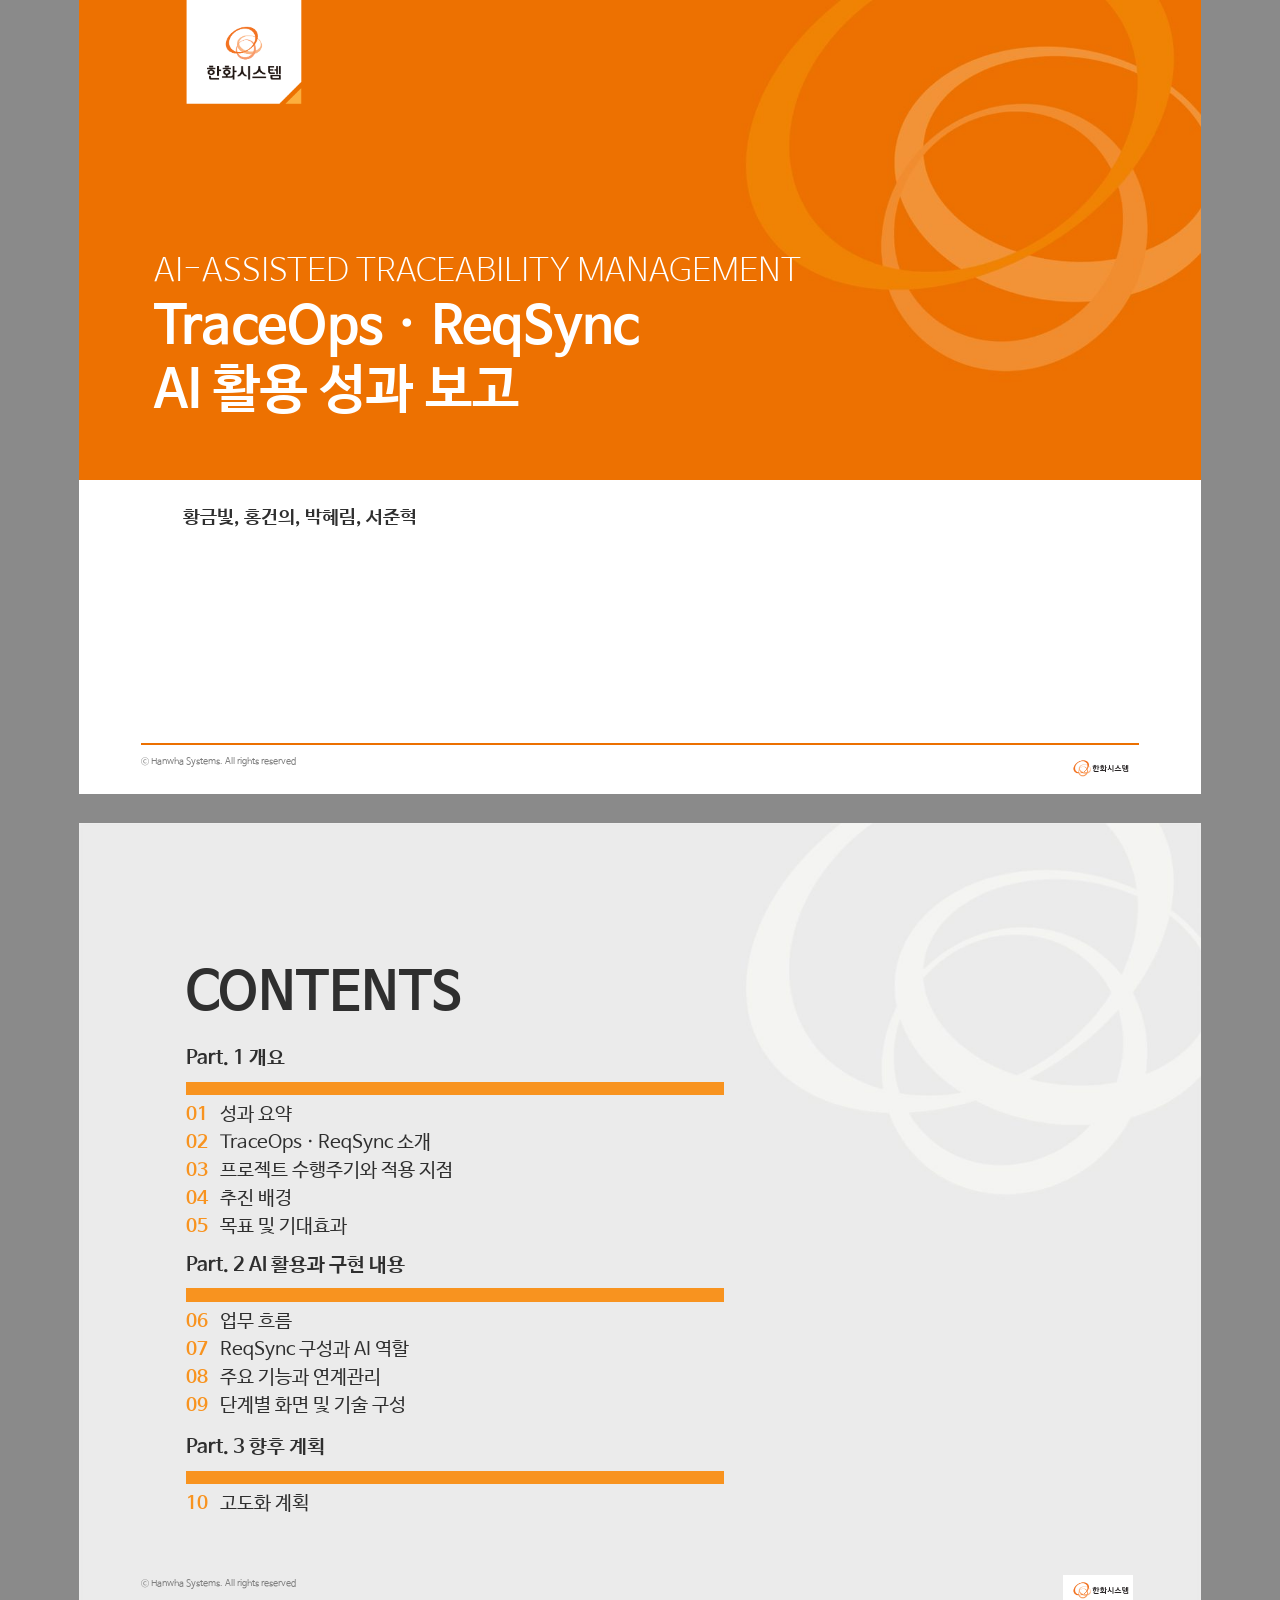
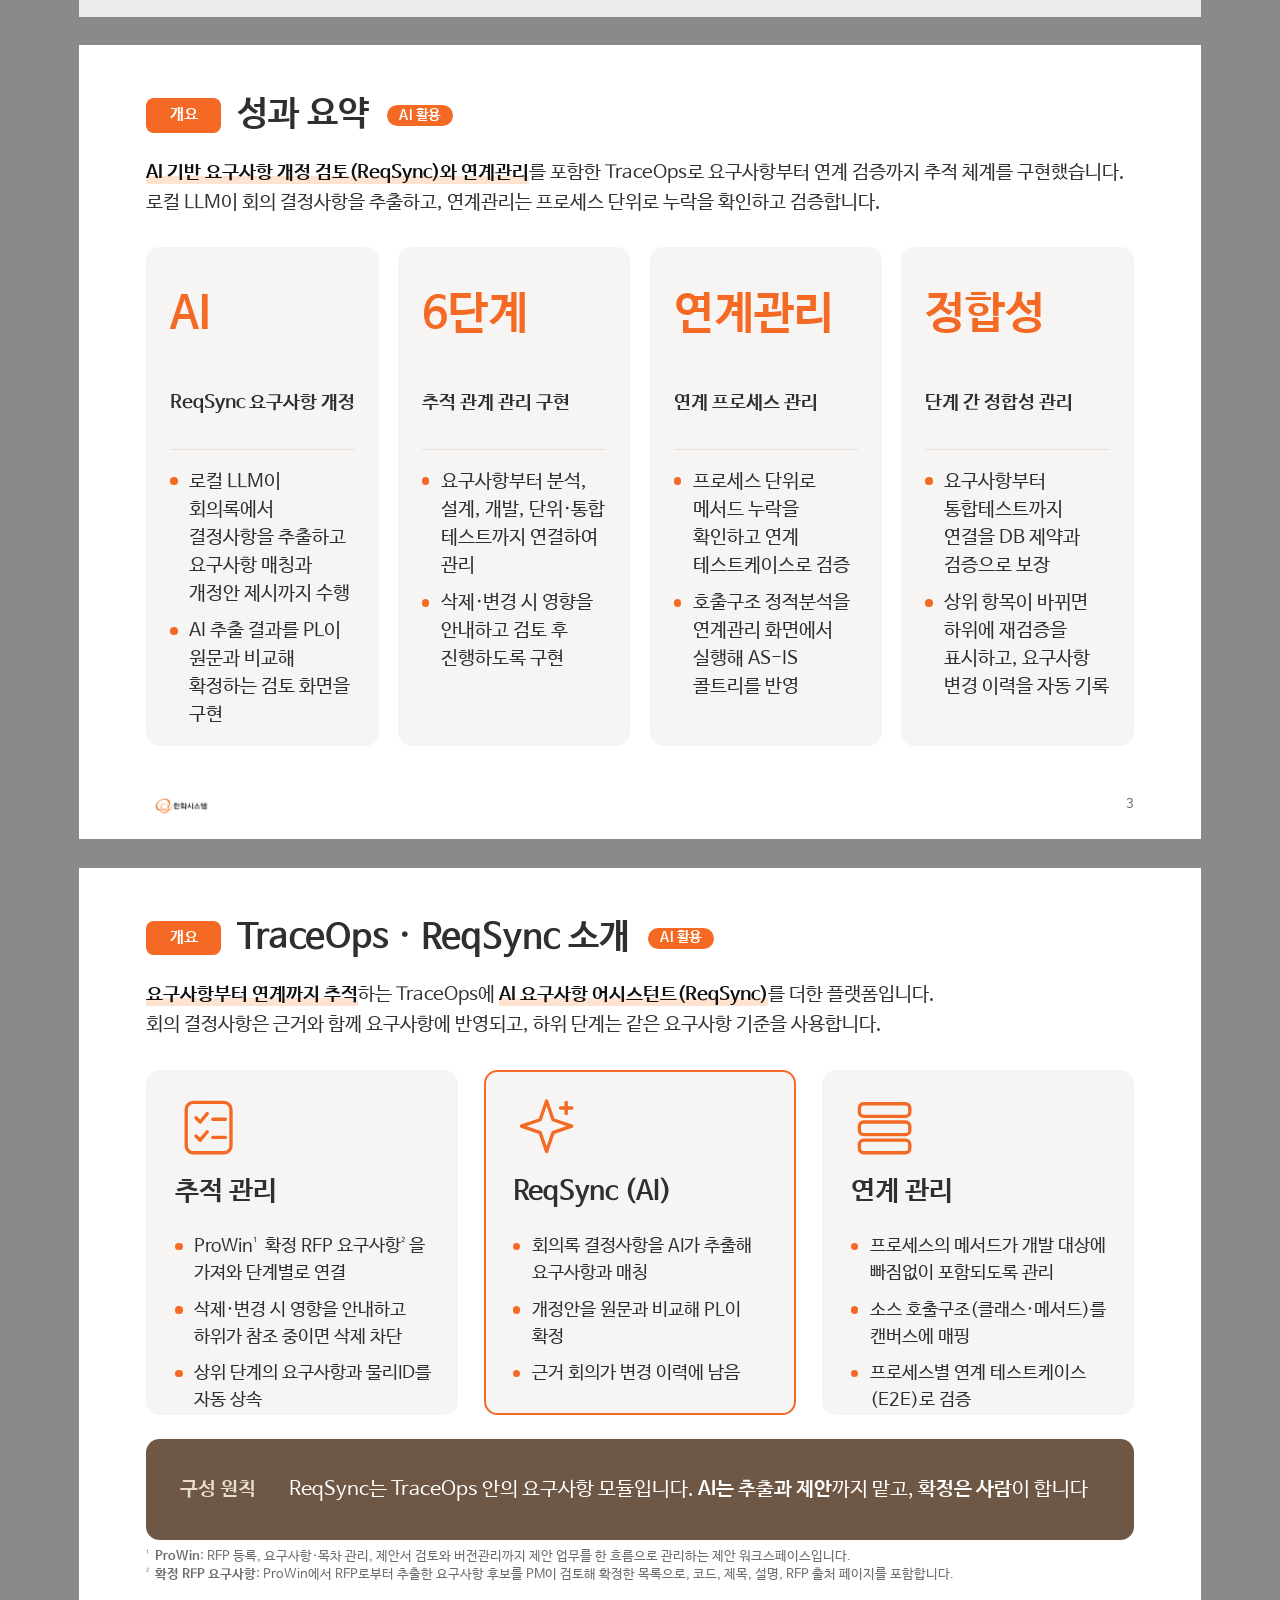
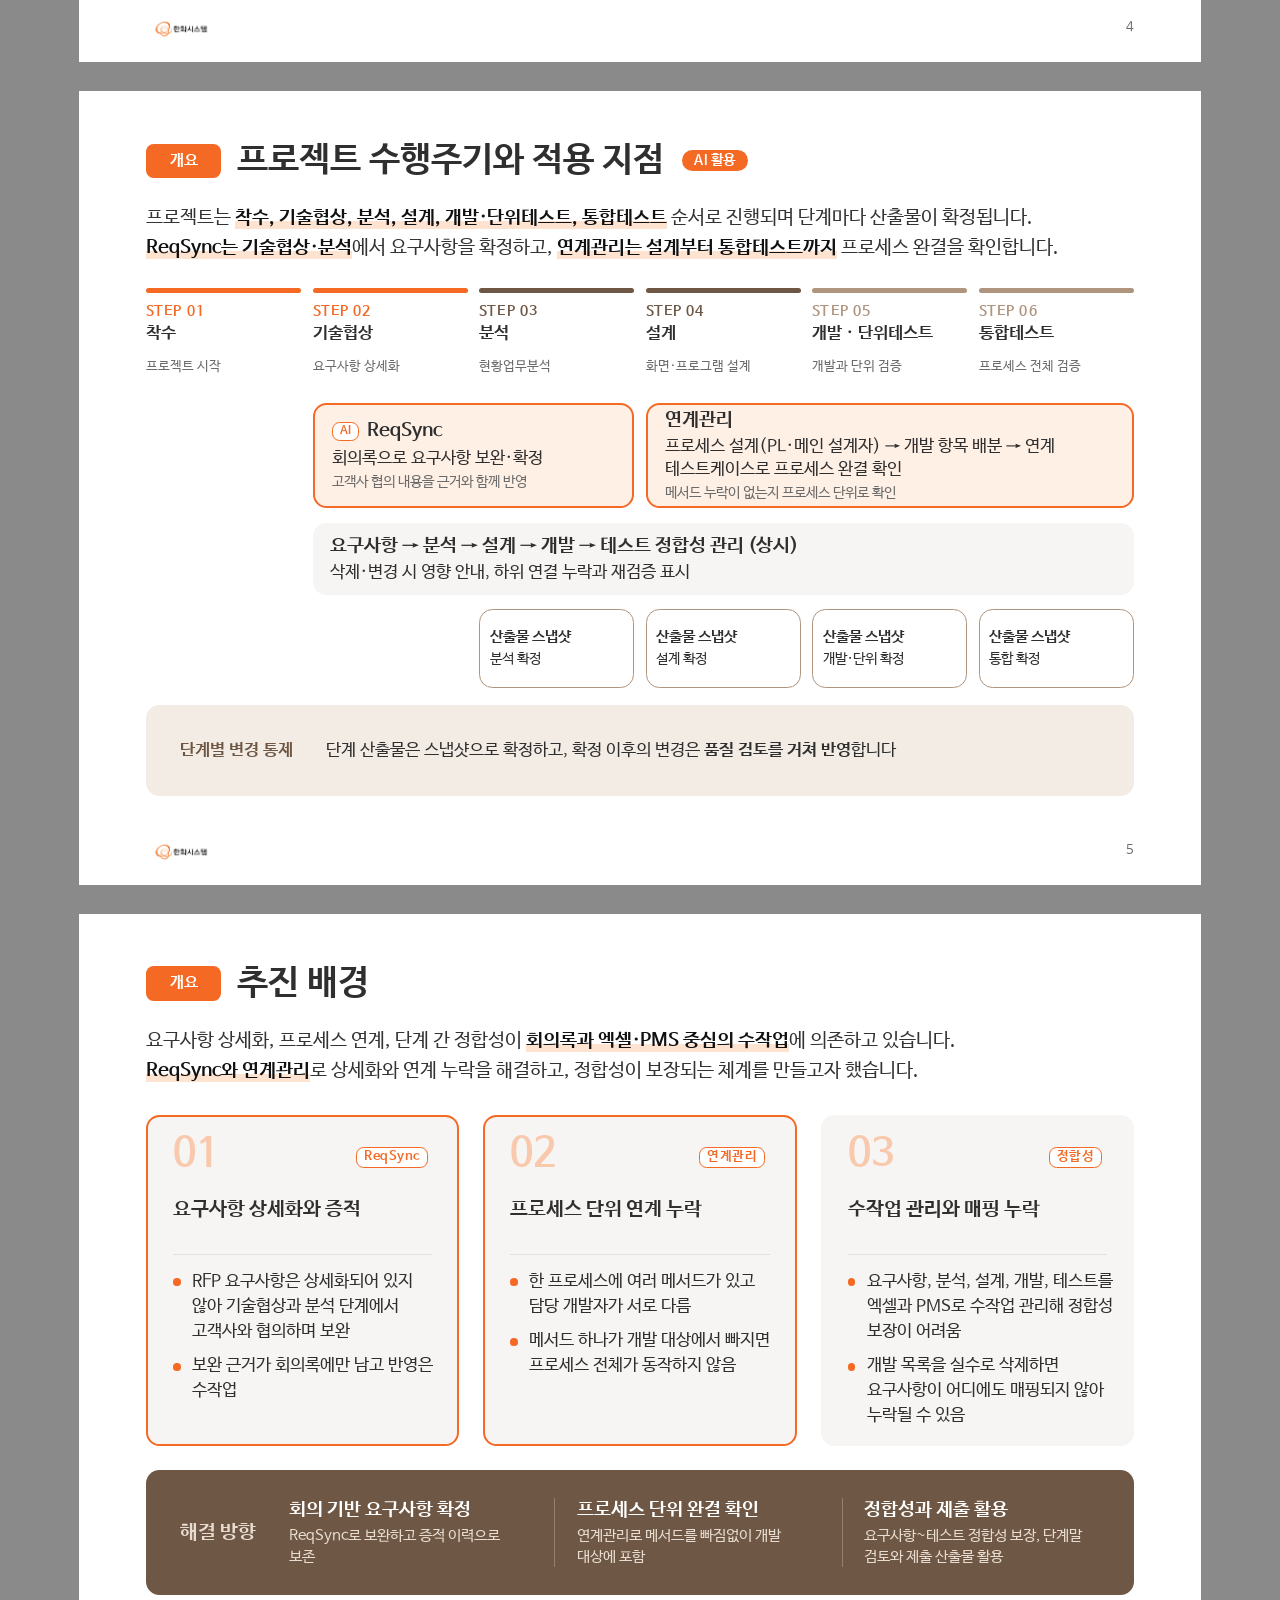
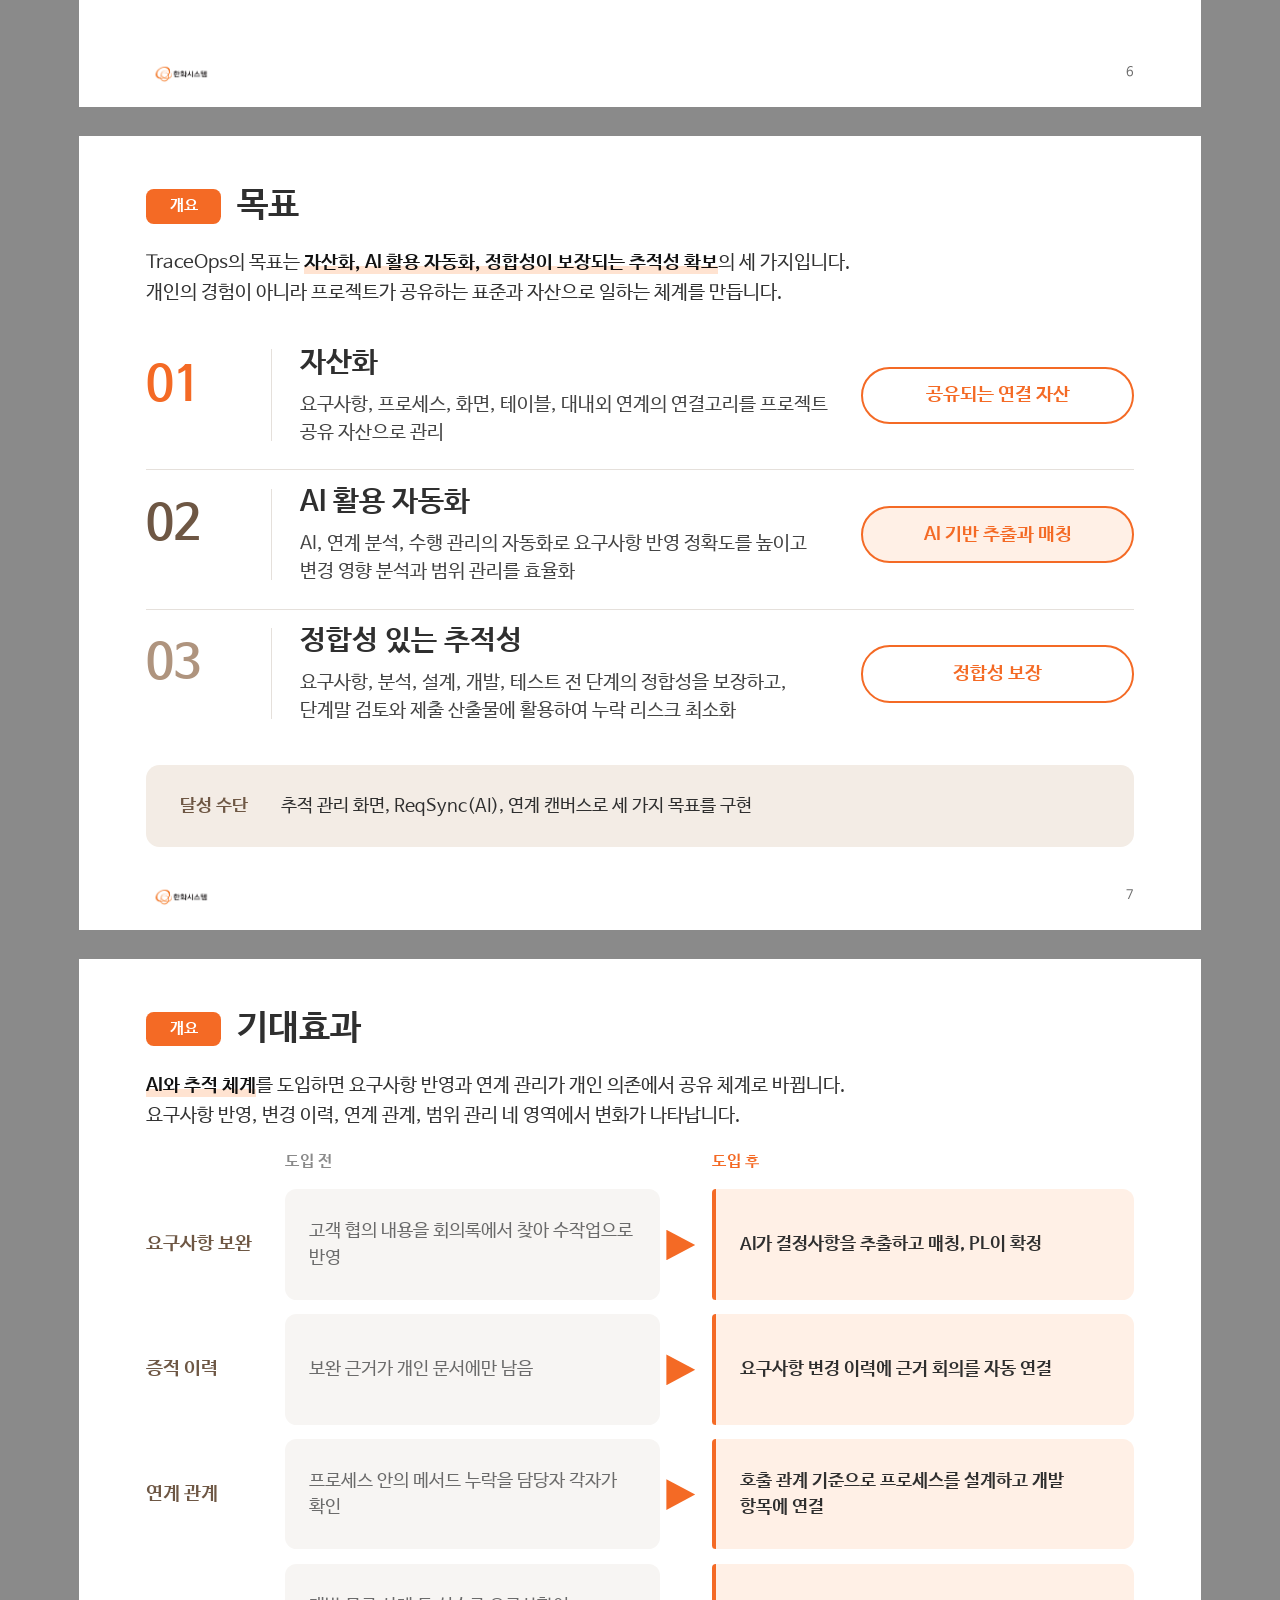
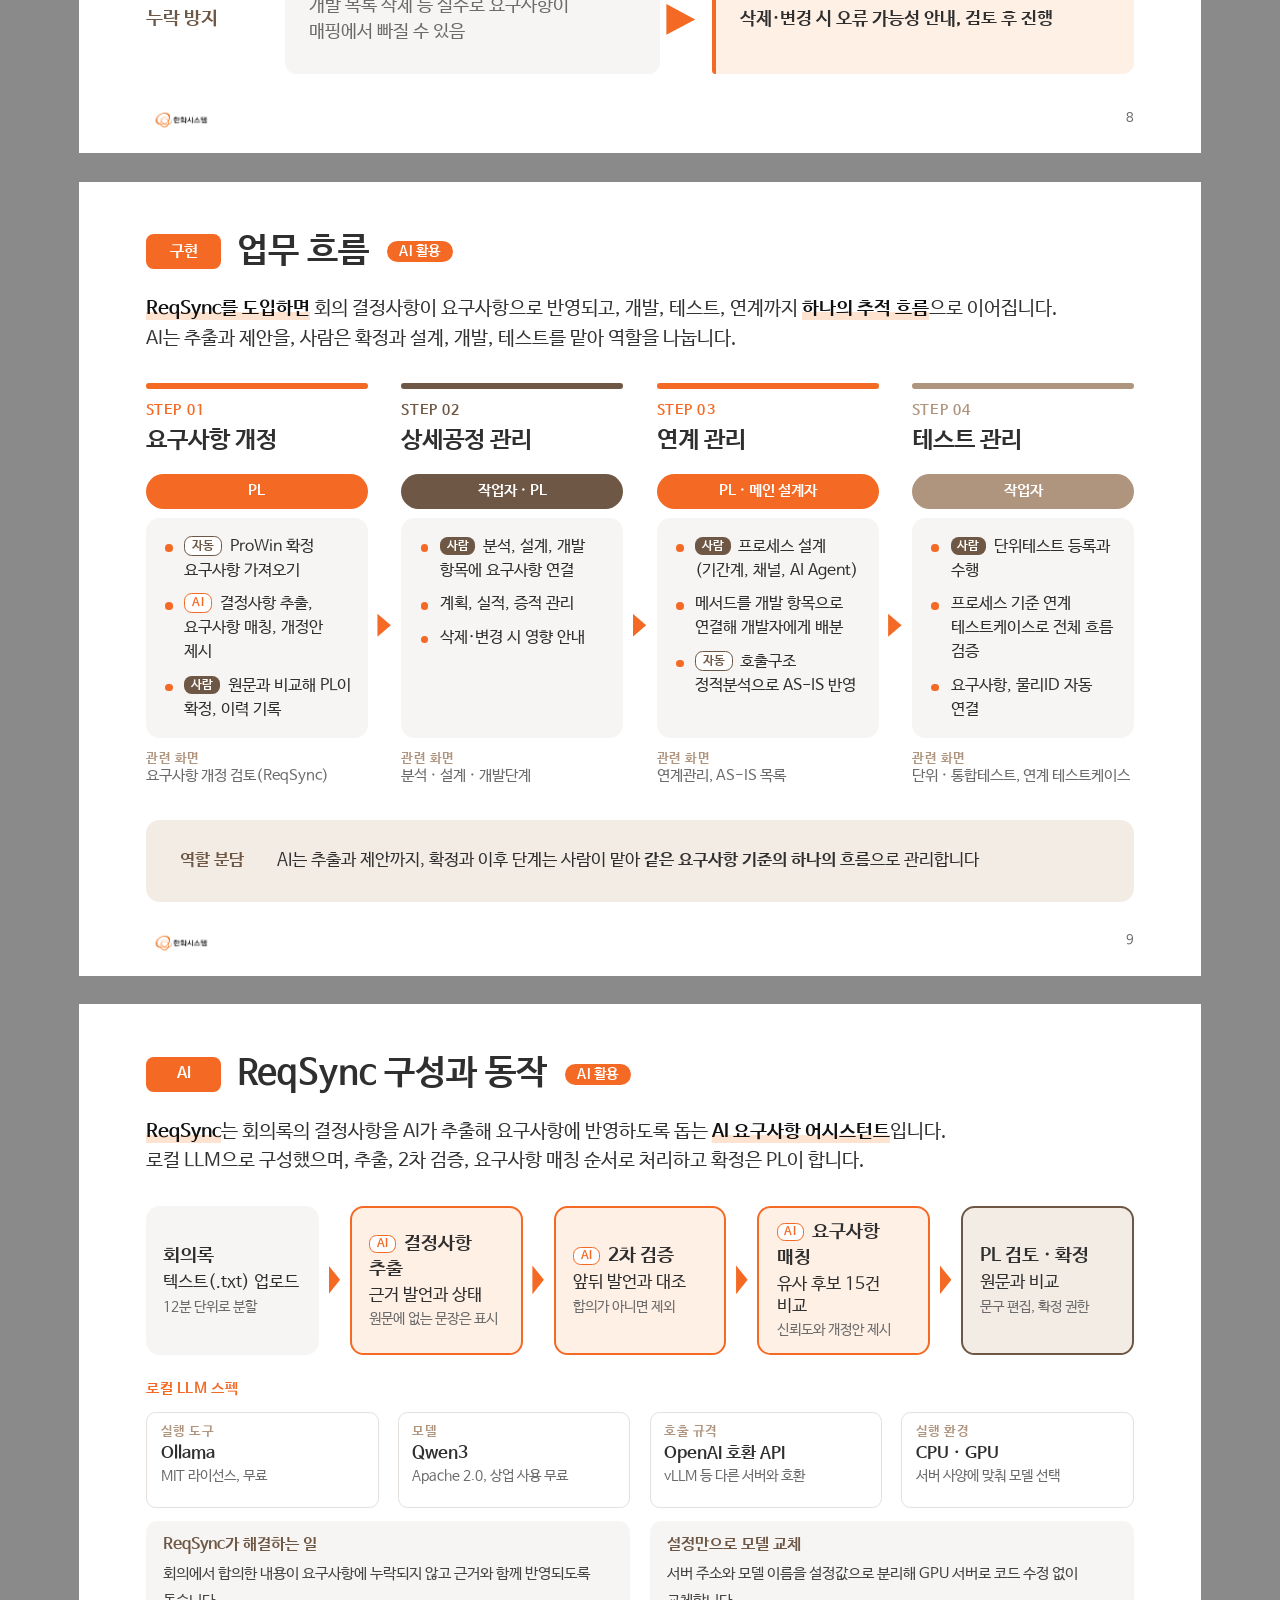
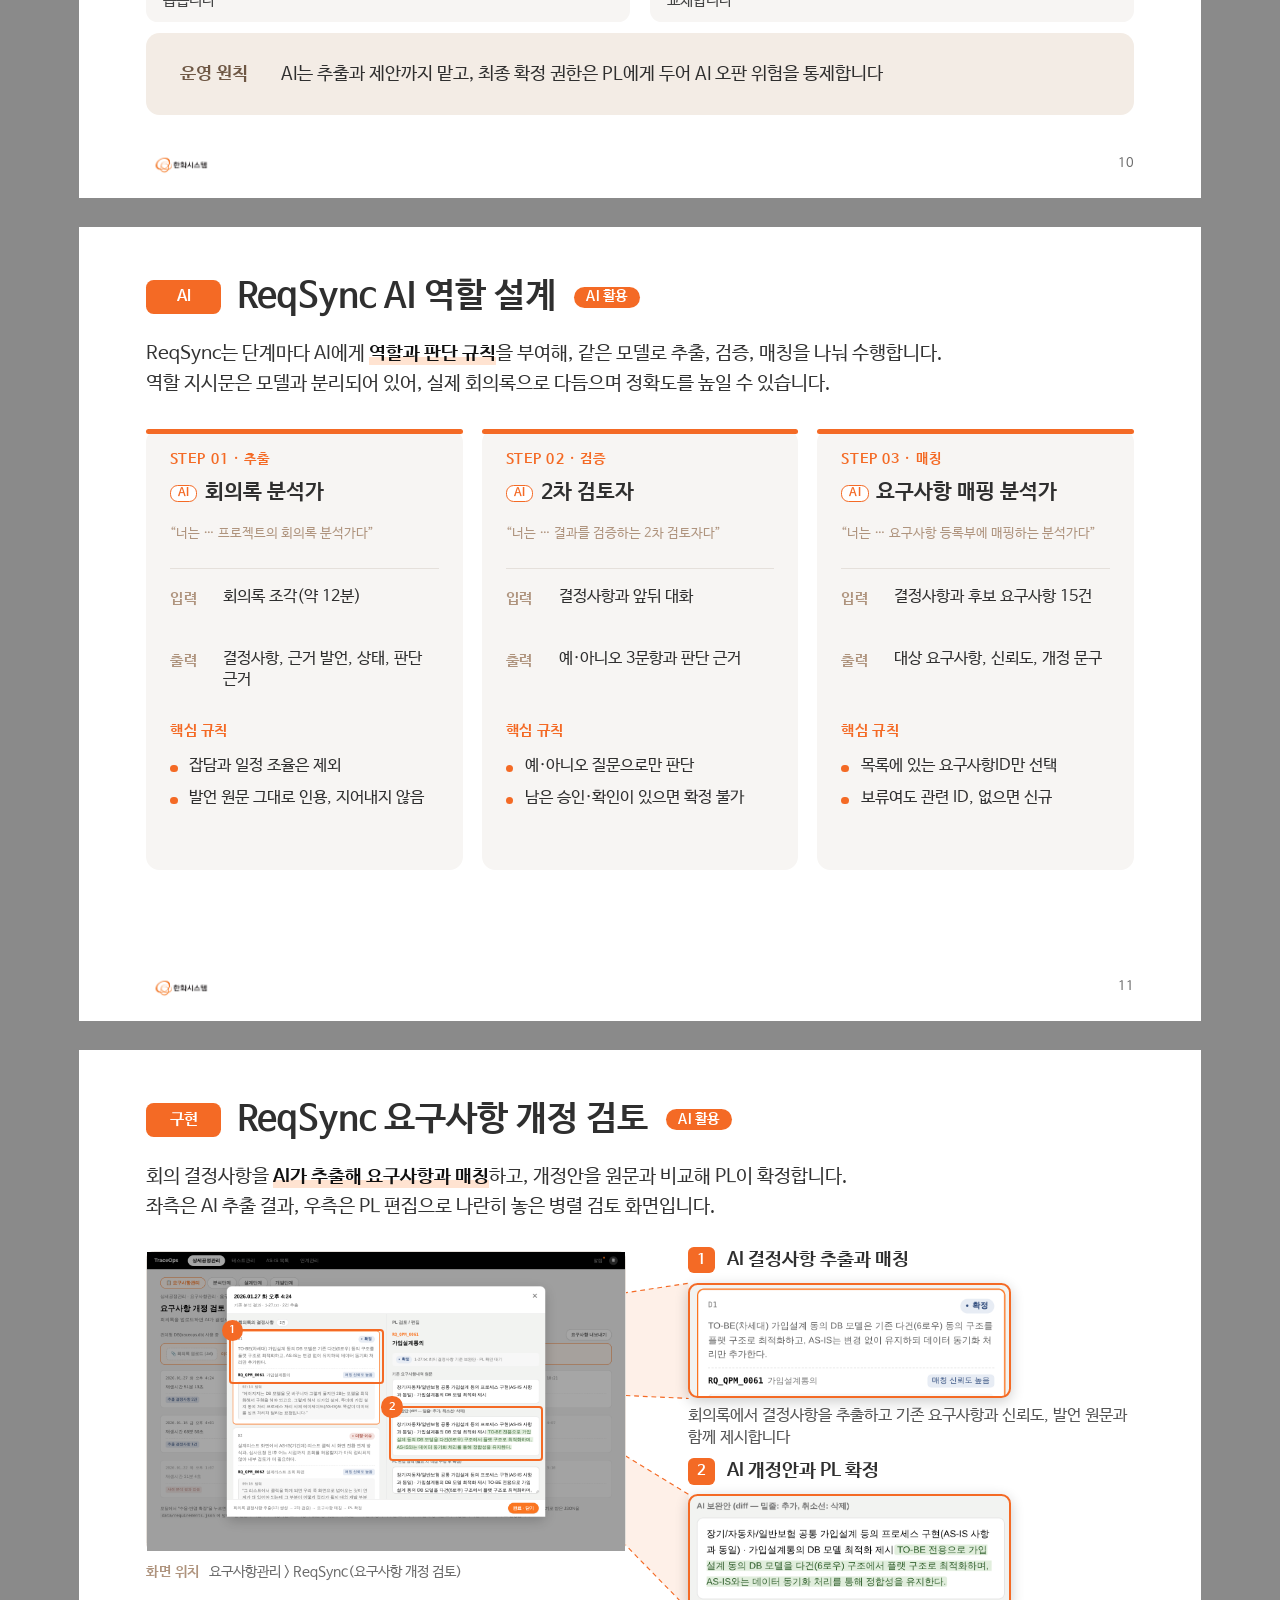
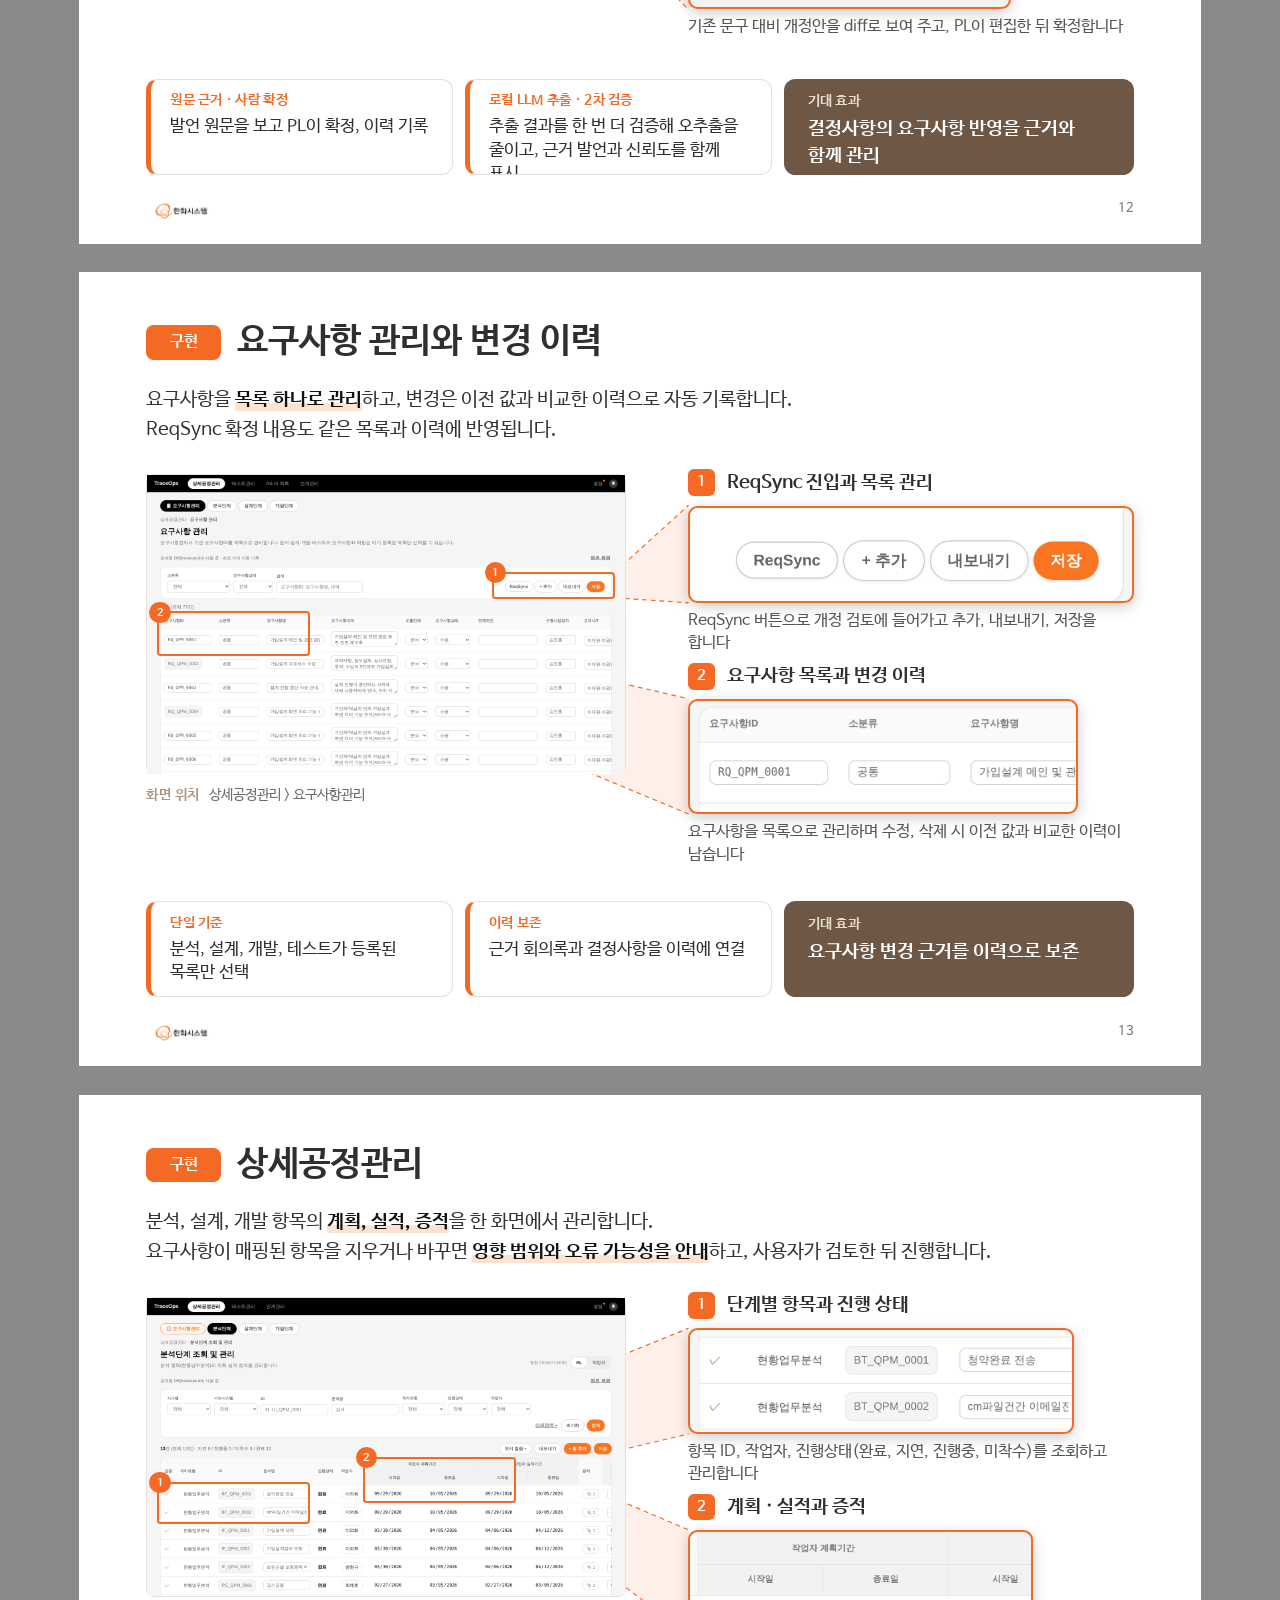
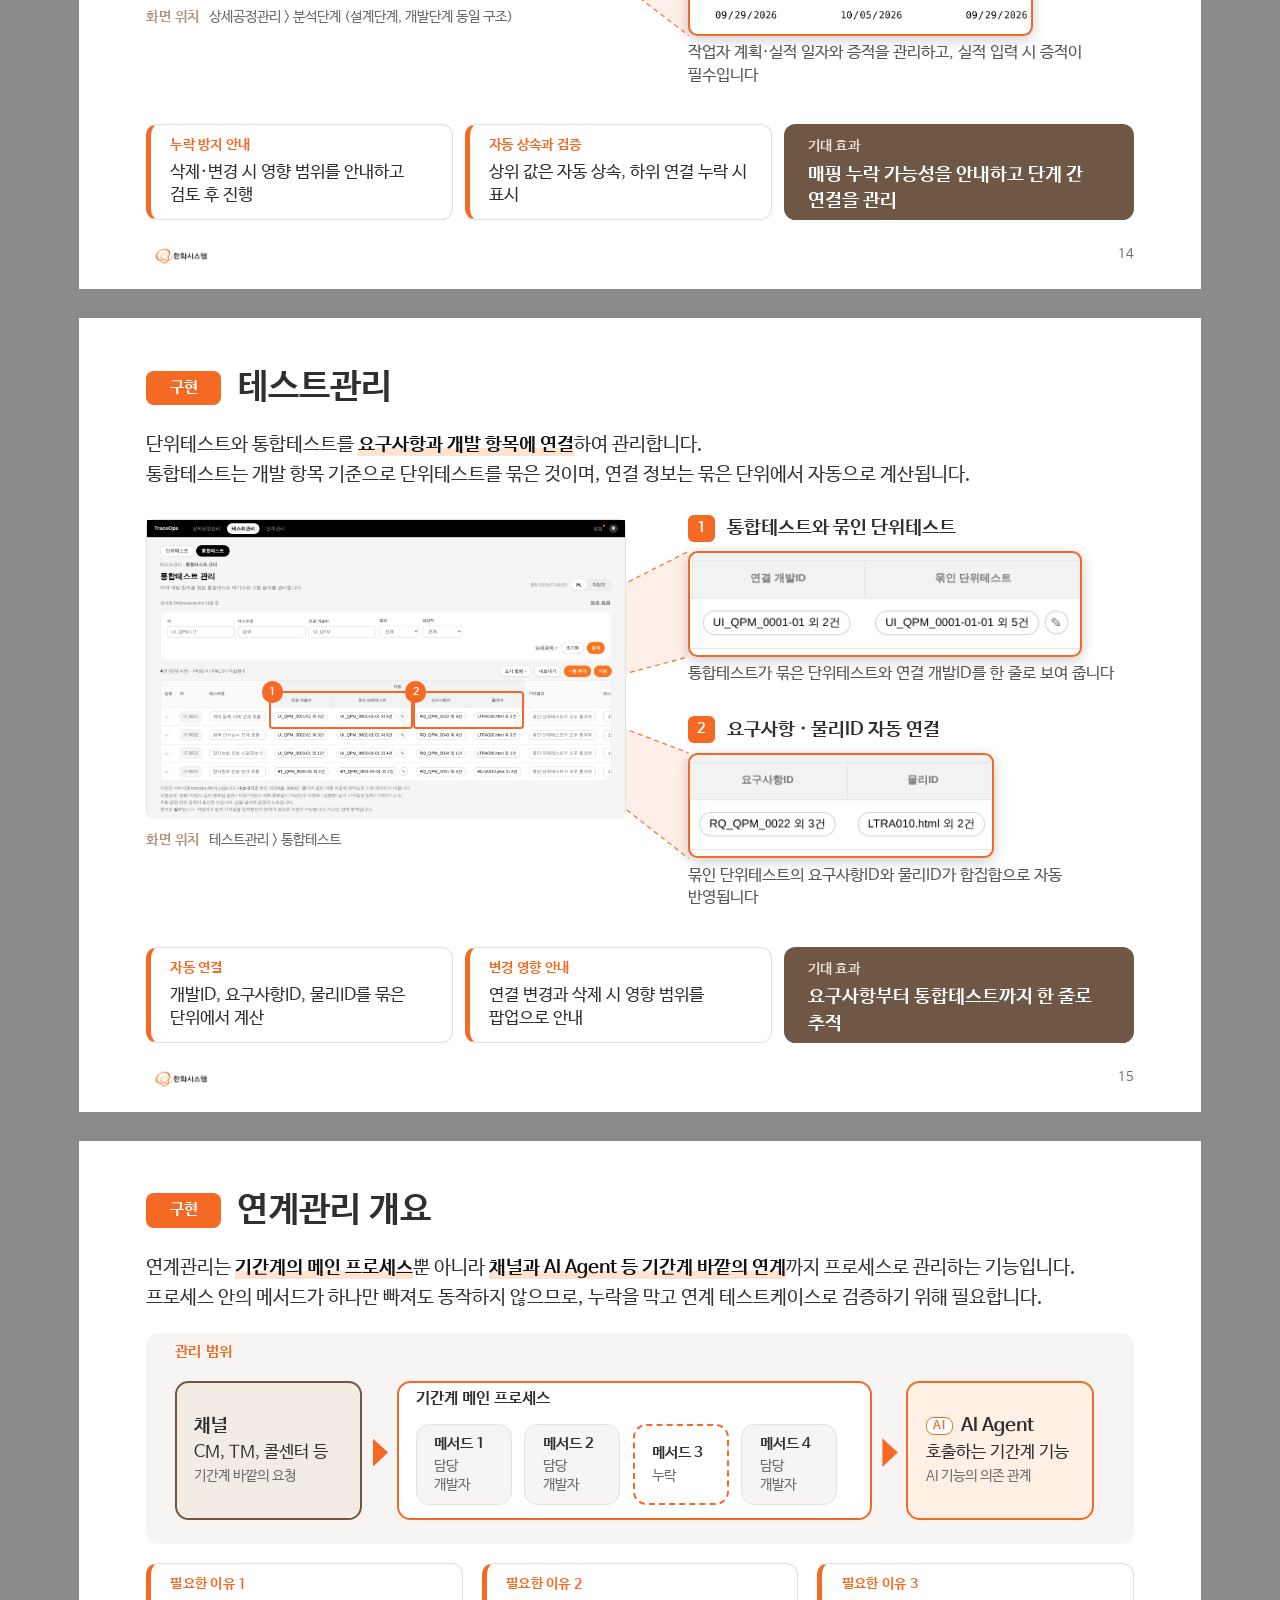
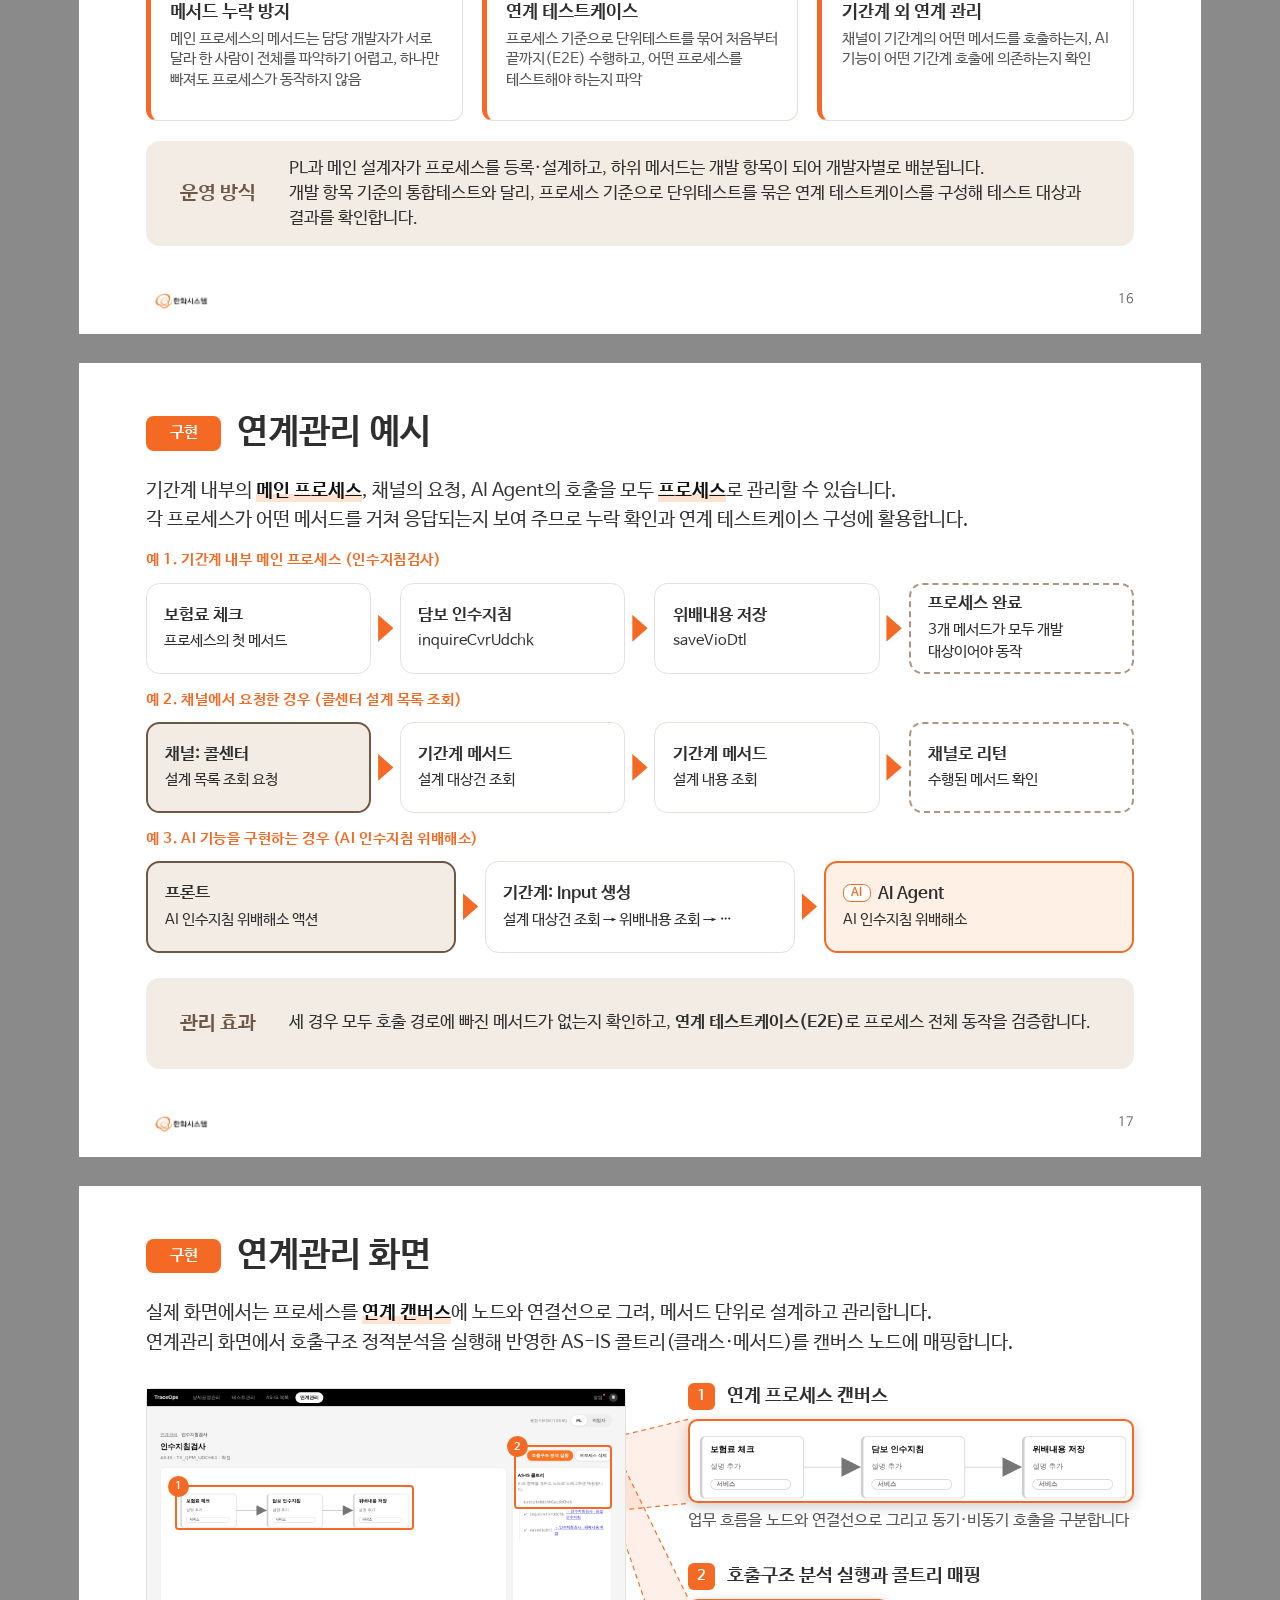
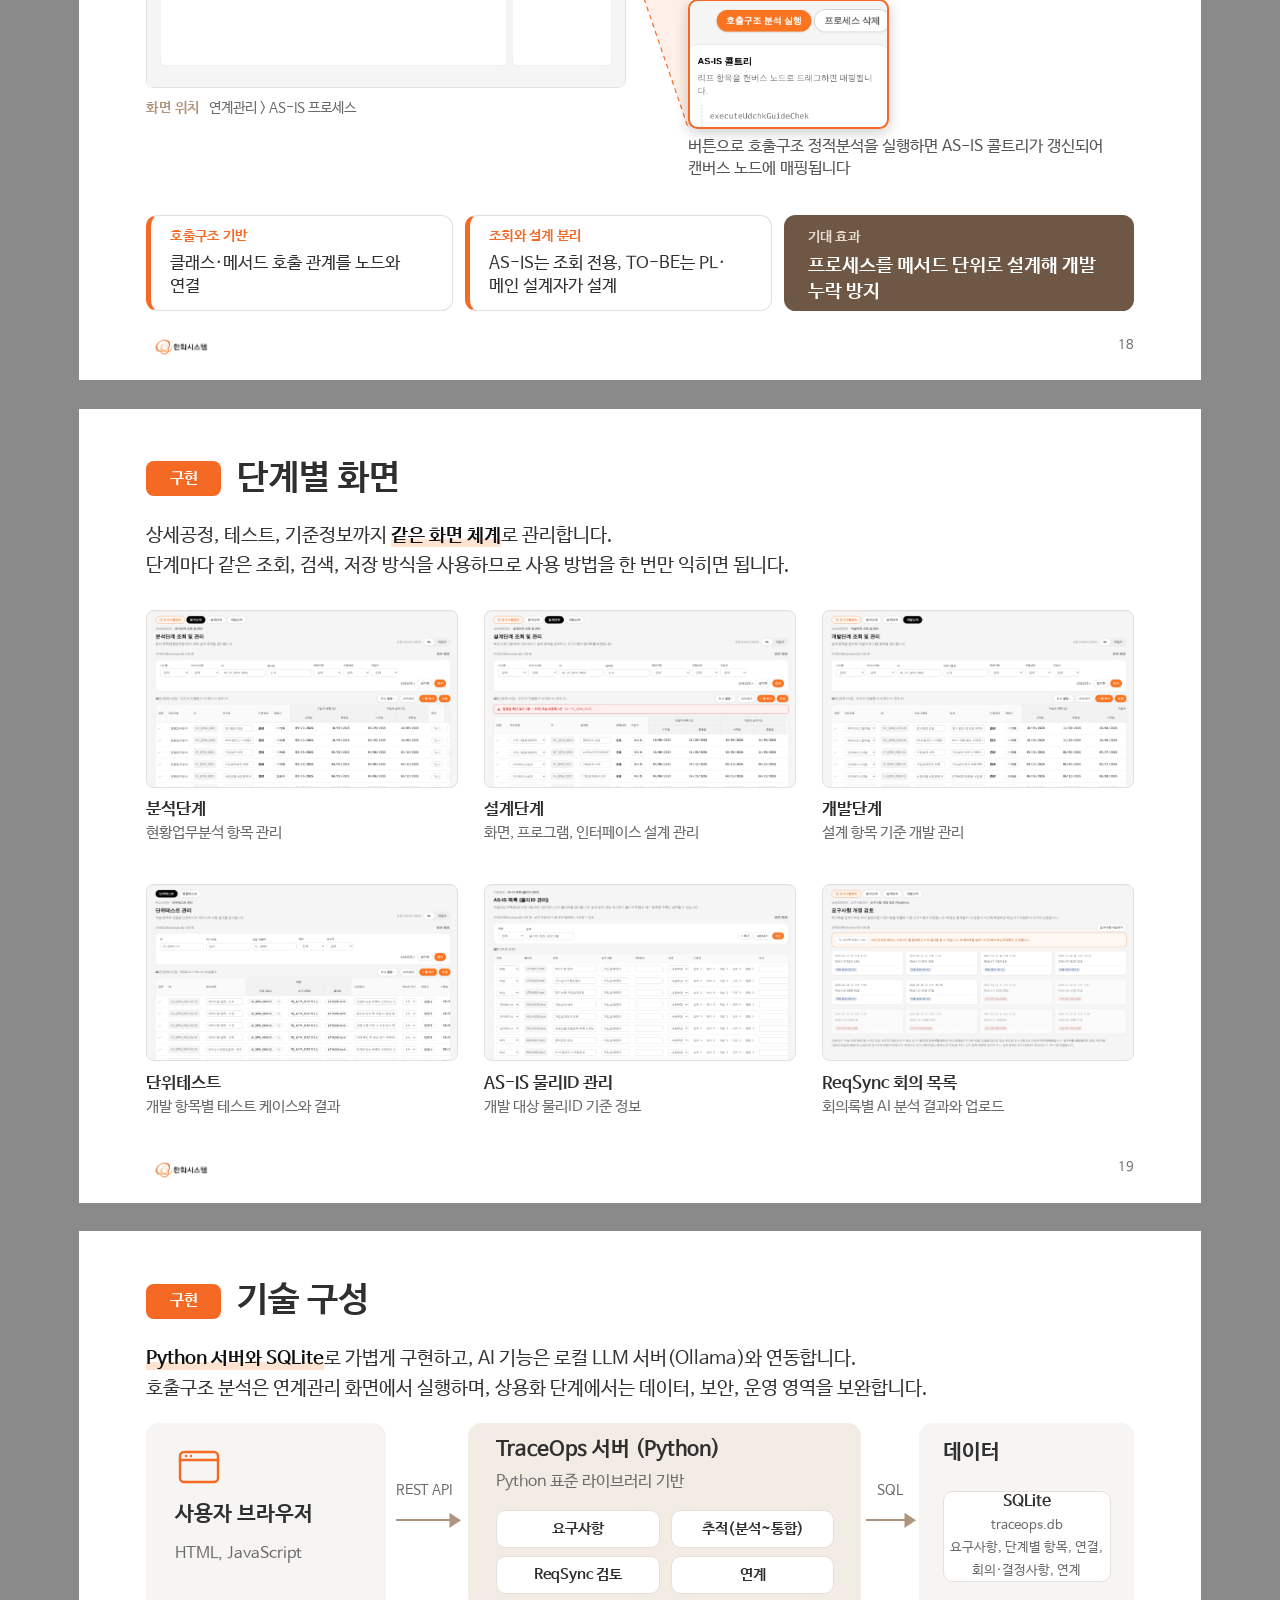
<file: 성과제출/traceOpsReqSync/성과제출_TraceOps_ReqSync.html>
<!doctype html><html lang="ko"><head><meta charset="utf-8">
<meta name="viewport" content="width=device-width,initial-scale=1">
<title>TraceOps · ReqSync 성과 제출</title><style>@font-face{ font-family:'NanumBarunGothic'; font-weight:400; src:url('../fonts/NanumBarunGothic.ttf') format('truetype'); }
@font-face{ font-family:'NanumBarunGothic'; font-weight:700; src:url('../fonts/NanumBarunGothicBold.ttf') format('truetype'); }
@font-face{ font-family:'NanumBarunGothic'; font-weight:300; src:url('../fonts/NanumBarunGothicLight.ttf') format('truetype'); }
@page { size: 297mm 210mm; margin: 0; }
:root{
  --orange:#F46A25; --orange-2:#F8931F; --orange-4:#EA5519; --orange-bg:#FFF0E6;
  --brown:#6E5744; --tan:#AF947E; --sand:#F3ECE5; --gray-bg:#F7F5F3; --line:#E5E0DB;
  --text:#2F2F2F; --sub:#6B6B6B;
}
*{ box-sizing:border-box; }
html,body{ margin:0; background:#8a8a8a; }
.slide{
  position:relative; width:11.69in; height:8.27in; overflow:hidden; background:#fff; color:var(--text);
  margin:0 auto 0.3in; page-break-after:always; break-after:page; font-size:14pt; line-height:1.4;
  font-family:'NanumBarunGothic','나눔바른고딕','Malgun Gothic',sans-serif;
}
@media print{ html,body{ background:none; } .slide{ margin:0; } *{ -webkit-print-color-adjust:exact; print-color-adjust:exact; } }
.slide{ word-break:keep-all; }
.a{ position:absolute; }
b{ font-weight:700; }
p{ margin:0; }

/* 공통 틀 */
.acc{ background:var(--orange); }
.gov{ font-size:24pt; font-weight:700; line-height:1.3; color:var(--text); }
.flogo{ left:0.7in; top:7.78in; height:0.24in; }
.pgno{ font-size:10pt; color:var(--sub); text-align:right; }

/* 표지 / 목차 / 엔딩 (템플릿 유지) */
.coverbg{ position:absolute; left:0; top:0; width:11.69in; height:5.0in; background:url(../assets/bg-title-art.jpg) no-repeat top left / 11.69in auto; }
.ctab{ left:1.0in; top:0; width:1.4in; }
.csub{ font-size:24pt; font-weight:300; color:#fff; }
.ctitle{ font-size:40pt; font-weight:700; color:#fff; line-height:1.2; }
.cinfo{ font-size:14pt; font-weight:700; }
.cline{ position:absolute; left:0.65in; top:7.74in; width:10.39in; border-top:2px solid #EC7000; }
.gray{ background:#EAEAEA; }
.contbg{ height:8.27in; background:url(../assets/bg-contents-art.jpg) no-repeat top left / 11.69in 8.27in; }
.ctt{ font-size:40pt; font-weight:700; }
.pbar{ background:var(--orange-2); }
.ptag{ font-size:15pt; font-weight:700; }
.pitems{ font-size:14pt; line-height:1.5; }
.pitems b{ color:var(--orange-2); }
.endslide{ background:#EC7000; }
.endbg{ height:8.27in; background:url(../assets/bg-title-art.jpg) no-repeat top left / 11.69in 8.27in; }
.endbox{ background:#fff; display:flex; flex-direction:column; justify-content:center; padding-left:0.4in; }
.endbox span{ font-size:14pt; } .endbox b{ font-size:32pt; }
.copy{ font-size:7pt; color:#7F7F7F; }
.fline{ position:absolute; left:0.65in; top:7.76in; width:10.39in; border-top:1px solid #C8C8C8; }

/* 카드 */
.card{ background:var(--gray-bg); border-radius:0.14in; }
.ct20{ font-size:20pt; font-weight:700; line-height:1.25; }
.cd{ font-size:13.5pt; line-height:1.5; color:var(--text); }
.cd p{ margin-bottom:0.1in; position:relative; padding-left:0.2in; }
.cd p::before{ content:''; position:absolute; left:0; top:0.1in; width:0.08in; height:0.08in; border-radius:50%; background:var(--orange); }
.cd.nd p{ padding-left:0; } .cd.nd p::before{ display:none; }
.rbar{ border-radius:0.14in; display:flex; align-items:center; padding:0 0.35in; font-size:15pt; line-height:1.45; }
.rbar.brown{ background:var(--brown); color:#fff; }
.rbar.sand{ background:var(--sand); color:var(--text); }
.rbar .lb{ font-weight:700; margin-right:0.35in; white-space:nowrap; }
.rbar.brown .lb{ color:#E8DCD0; } .rbar.sand .lb{ color:var(--brown); }
.rbar .tx b{ color:inherit; }
.rbar.brown .tx{ color:#fff; }

/* P2 */
.idx{ font-size:30pt; font-weight:700; color:#F9C9AE; line-height:1; }
.ct16{ font-size:16pt; font-weight:700; line-height:1.3; }
.hl-line{ border-top:1px solid var(--line); }
.imp3{ display:flex; gap:0.3in; width:100%; }
.imp3 > div{ flex:1; font-size:14pt; font-weight:700; line-height:1.35; color:#fff; border-left:1px solid rgba(255,255,255,.25); padding-left:0.22in; }
.imp3 > div:first-child{ border-left:none; padding-left:0; }
.imp3 span{ display:block; font-size:11.5pt; font-weight:400; color:#E8DCD0; margin-top:0.03in; }

/* P3 */
.nc{ border-radius:50%; color:#fff; font-weight:700; display:flex; align-items:center; justify-content:center; font-size:26pt; }
.nc.o{ background:var(--orange); } .nc.b{ background:var(--brown); } .nc.t{ background:var(--tan); }
.rowline{ border-top:1px solid var(--line); }
.outp{ border:2px solid var(--orange); border-radius:0.3in; color:var(--orange); font-weight:700; font-size:14pt; display:flex; align-items:center; justify-content:center; text-align:center; padding:0 0.1in; }
.rt{ font-size:22pt; font-weight:700; } .rd{ font-size:14pt; color:#444; line-height:1.5; }

/* P4 */
.cat{ font-size:14pt; font-weight:700; color:var(--brown); display:flex; align-items:center; }
.pan{ border-radius:0.12in; display:flex; align-items:center; padding:0 0.25in; font-size:13.5pt; line-height:1.45; }
.pan.as{ background:var(--gray-bg); color:var(--sub); }
.pan.tb{ background:var(--orange-bg); border-left:0.05in solid var(--orange); border-top-left-radius:0.04in; border-bottom-left-radius:0.04in; font-weight:700; }
.tri{ background:var(--orange); clip-path:polygon(0 0,100% 50%,0 100%); }
.colh{ font-size:12pt; font-weight:700; letter-spacing:0.02em; }

/* P5 */
.sn{ border-radius:50%; background:var(--orange); color:#fff; font-weight:700; font-size:16pt; display:flex; align-items:center; justify-content:center; }
.sn.b{ background:var(--brown); } .sn.t{ background:var(--tan); }
.st{ font-size:18pt; font-weight:700; }
.conn{ background:#D9CFC5; height:2px; }
.rtag{ border-radius:0.2in; color:#fff; font-weight:700; font-size:11.5pt; display:flex; align-items:center; justify-content:center; }
.rtag.o{ background:var(--orange); } .rtag.b{ background:var(--brown); } .rtag.t{ background:var(--tan); }
.scr{ font-size:11pt; color:var(--sub); line-height:1.35; } .scr small{ display:block; font-size:9.5pt; color:var(--tan); font-weight:700; letter-spacing:0.04em; }
.tg{ font-style:normal; font-size:9pt; color:var(--orange); border:1px solid var(--orange); border-radius:0.1in; padding:0 0.06in; margin-left:0.06in; white-space:nowrap; font-weight:700; }

/* P6 */
.zoom{ border:2px solid var(--orange); border-radius:0.1in; background-repeat:no-repeat; background-color:#fff; box-shadow:0 0.04in 0.14in rgba(0,0,0,0.2); }
.shot{ border:1px solid var(--line); border-radius:0.08in; overflow:hidden; background:#fff; }
.shot img{ width:100%; display:block; }
.hl{ position:absolute; border:2px solid var(--orange); border-radius:0.04in; box-sizing:border-box; font-style:normal; }
.hl b{ position:absolute; left:-0.1in; top:-0.12in; background:var(--orange); color:#fff; font-size:8.5pt; width:0.22in; height:0.22in; border-radius:50%; display:flex; align-items:center; justify-content:center; }
.bd{ position:absolute; left:-0.12in; top:-0.12in; background:var(--orange); color:#fff; font-style:normal; font-weight:700; font-size:9pt; min-width:0.24in; height:0.24in; border-radius:0.12in; padding:0 0.05in; display:flex; align-items:center; justify-content:center; }
.cap{ font-size:10pt; color:var(--sub); text-align:center; }
.lab{ font-size:11pt; font-weight:700; color:var(--orange); letter-spacing:0.04em; }
.nb{ background:var(--orange); color:#fff; border-radius:50%; display:flex; align-items:center; justify-content:center; font-weight:700; font-size:12pt; }
.nt{ font-size:13pt; line-height:1.45; color:#444; } .nt b{ display:block; font-size:15pt; color:var(--text); margin-bottom:0.03in; }

/* P7 */
.tile{ }
.timg{ background-repeat:no-repeat; border:1px solid var(--line); border-radius:0.08in; background-color:#F7F5F3; }
.tn{ font-size:13pt; font-weight:700; } .tnote{ font-size:11.5pt; color:var(--sub); line-height:1.3; }

/* P8 */
.blk{ background:var(--gray-bg); border-radius:0.14in; }
.blk.sd{ background:var(--sand); }
.bt{ font-size:16pt; font-weight:700; } .bs{ font-size:12pt; color:var(--sub); }
.chipw{ background:#fff; border:1px solid var(--line); border-radius:0.1in; font-size:12pt; font-weight:700; display:flex; align-items:center; justify-content:center; text-align:center; }
.arrl{ height:2px; background:var(--tan); }
.arrh{ background:var(--tan); clip-path:polygon(0 0,100% 50%,0 100%); }
.alb{ font-size:10.5pt; color:var(--sub); text-align:center; }
.tcat{ font-size:10pt; font-weight:700; color:var(--tan); letter-spacing:0.04em; }
.tval{ font-size:13pt; font-weight:700; line-height:1.3; }
.tchip{ background:#fff; border:1px solid var(--line); border-radius:0.1in; padding:0.1in 0.14in; }

/* P9 */
.dot{ width:0.1in; height:0.1in; border-radius:50%; background:var(--orange); }
.li14{ font-size:14pt; line-height:1.45; }
.vline{ width:2px; background:#E0D6CC; }
.rst{ font-size:16pt; font-weight:700; } .rsd{ font-size:13pt; color:#555; line-height:1.45; }

/* ===== v3 ===== */
.badge{ background:var(--orange); color:#fff; border-radius:0.08in; font-size:12pt; font-weight:700; display:flex; align-items:center; justify-content:center; }
.ttl{ font-size:26pt; font-weight:700; display:flex; align-items:center; line-height:1.1; white-space:nowrap; }
.chip{ background:var(--gray-bg); border:1px solid var(--line); color:var(--sub); border-radius:0.16in; font-size:10.5pt; font-weight:700; display:flex; align-items:center; justify-content:center; }
.msg{ font-size:14pt; line-height:1.6; color:#333; }
.msg b{ color:#111; background:linear-gradient(transparent 62%, #FFE3D1 62%); }
.big{ font-size:36pt; font-weight:700; color:var(--orange); line-height:1; letter-spacing:-0.02em; }
.big.b{ color:var(--brown); } .big.t{ color:var(--tan); }
.vrule{ background:var(--line); width:1px; }
.stp{ font-size:10.5pt; font-weight:700; letter-spacing:0.08em; }
.stp.o{ color:var(--orange); } .stp.b{ color:var(--brown); } .stp.t{ color:var(--tan); }
.cbar{ height:0.06in; border-radius:0.03in; } .cbar.o{ background:var(--orange); } .cbar.b{ background:var(--brown); } .cbar.t{ background:var(--tan); }
.ntag{ background:var(--orange); color:#fff; border-radius:0.06in; font-weight:700; font-size:11pt; display:flex; align-items:center; justify-content:center; }
.pth{ font-size:10.5pt; color:var(--sub); }
.pth b{ color:var(--tan); letter-spacing:0.04em; margin-right:0.1in; }
.ptl{ font-size:10.5pt; font-weight:700; color:var(--sub); letter-spacing:0.04em; margin-bottom:0.06in; }
.pts p{ position:relative; padding-left:0.22in; margin:0 0 0.07in; font-size:13pt; line-height:1.45; }
.pts p::before{ content:'\203A'; position:absolute; left:0.03in; top:0; color:var(--orange); font-weight:700; font-size:13pt; }
.eff{ background:var(--sand); border-left:0.06in solid var(--orange); border-radius:0.04in; padding:0.14in 0.25in; }
.eff .ptl{ color:var(--brown); }
.eff div.t{ font-size:14pt; font-weight:700; line-height:1.45; }
.zt{ font-size:14pt; font-weight:700; display:flex; align-items:center; }
.zd{ font-size:12pt; color:#555; line-height:1.4; }

/* ===== v4 ===== */
.pcard{ background:#fff; border:1px solid var(--line); border-radius:0.12in; border-left:0.06in solid var(--orange); padding:0.12in 0.2in; overflow:hidden; }
.pk{ font-size:10.5pt; font-weight:700; color:var(--orange); letter-spacing:0.02em; margin-bottom:0.05in; }
.pcard p{ font-size:12.5pt; line-height:1.4; margin:0; }
.effb{ background:var(--brown); color:#fff; border-radius:0.12in; padding:0.14in 0.25in; }
.effb .pk{ color:#E8DCD0; } .effb .et{ font-size:14pt; font-weight:700; line-height:1.4; }
.hero{ font-size:34pt; font-weight:700; color:var(--orange); line-height:1.1; }
.hero small{ font-size:15pt; color:var(--text); margin-left:0.06in; }
.fut{ background:#fff; border:1px solid var(--line); border-radius:0.14in; padding:0.22in 0.3in; }
.futtag{ display:inline-block; background:var(--orange); color:#fff; border-radius:0.06in; font-size:10.5pt; font-weight:700; padding:0.03in 0.12in; letter-spacing:0.04em; }
.futt{ font-size:19pt; font-weight:700; margin:0.1in 0 0.06in; }
.futd{ font-size:13pt; color:#444; line-height:1.5; }
.sq{ width:0.1in; height:0.1in; border-radius:0.02in; background:var(--orange); }
.mini{ background:var(--gray-bg); border-radius:0.12in; padding:0.14in 0.18in; }
.mini b{ display:block; font-size:12pt; color:var(--brown); margin-bottom:0.04in; }
.mini span{ font-size:11.5pt; line-height:1.4; color:#444; }
.note9{ font-size:9.5pt; color:#8a8a8a; }

/* AI 활용 표시 (TraceOps · ReqSync 자료) */
.aitag{ font-style:normal; font-size:10.5pt; font-weight:700; color:#fff; background:var(--orange); border-radius:0.12in; padding:0.03in 0.13in; margin-left:0.18in; letter-spacing:0.04em; }
.aitag.o{ background:#fff; color:var(--orange); border:1.5px solid var(--orange); margin-left:0; }
.aibox{ border:2px solid var(--orange); background:var(--orange-bg); border-radius:0.14in; }
.humbox{ border:2px solid var(--brown); background:var(--sand); border-radius:0.14in; }
.flowbox{ border-radius:0.14in; display:flex; flex-direction:column; justify-content:center; padding:0.1in 0.18in; font-size:12.5pt; line-height:1.35; }
.flowbox b{ font-size:14pt; display:block; margin-bottom:0.03in; }
.flowbox small{ display:block; font-size:10.5pt; color:var(--sub); margin-top:0.03in; }
.statcol{ background:#fff; border:1px solid var(--line); border-radius:0.12in; padding:0.14in 0.2in; }
.statcol .st{ font-size:12pt; font-weight:700; color:var(--orange); margin-bottom:0.05in; letter-spacing:0.03em; }
.aitag.sm{ display:inline-block; font-size:9pt; padding:0 0.07in; border-radius:0.08in; margin:0 0.08in 0 0; vertical-align:2px; }
</style></head><body>
<section class="slide cover">
<div class="coverbg"></div>
<img class="a ctab" src="../assets/logo-title-tab.png" alt="한화시스템">
<div class="a csub" style="left:0.780in;top:2.600in;width:8.000in;height:0.450in;">AI-ASSISTED TRACEABILITY MANAGEMENT</div>
<div class="a ctitle" style="left:0.780in;top:3.080in;width:9.600in;height:1.700in;">TraceOps · ReqSync<br>AI 활용 성과 보고</div>
<div class="a cinfo" style="left:1.080in;top:5.260in;width:9.000in;height:0.300in;">황금빛, 홍건의, 박혜림, 서준혁</div>
<div class="cline"></div>
<div class="a copy" style="left:0.650in;top:7.860in;width:4.000in;height:0.150in;">ⓒ Hanwha Systems. All rights reserved</div>
<img class="a flogo" style="left:10.25in;top:7.84in;height:0.26in" src="../assets/logo-footer.png" alt="">
</section><section class="slide gray"><div class="coverbg contbg"></div><div class="a ctt" style="left:1.120in;top:1.400in;width:5.000in;height:0.950in;">CONTENTS</div><div class="a pbar" style="left:1.120in;top:2.700in;width:5.600in;height:0.140in;"></div><div class="a ptag" style="left:1.120in;top:2.320in;width:5.000in;height:0.320in;">Part. 1  개요</div><div class="a pitems" style="left:1.120in;top:2.900in;width:8.000in;height:1.700in;"><b>01</b>&nbsp;&nbsp;성과 요약<br><b>02</b>&nbsp;&nbsp;TraceOps · ReqSync 소개<br><b>03</b>&nbsp;&nbsp;프로젝트 수행주기와 적용 지점<br><b>04</b>&nbsp;&nbsp;추진 배경<br><b>05</b>&nbsp;&nbsp;목표 및 기대효과</div><div class="a pbar" style="left:1.120in;top:4.850in;width:5.600in;height:0.140in;"></div><div class="a ptag" style="left:1.120in;top:4.470in;width:5.000in;height:0.320in;">Part. 2  AI 활용과 구현 내용</div><div class="a pitems" style="left:1.120in;top:5.050in;width:8.000in;height:1.700in;"><b>06</b>&nbsp;&nbsp;업무 흐름<br><b>07</b>&nbsp;&nbsp;ReqSync 구성과 AI 역할<br><b>08</b>&nbsp;&nbsp;주요 기능과 연계관리<br><b>09</b>&nbsp;&nbsp;단계별 화면 및 기술 구성</div><div class="a pbar" style="left:1.120in;top:6.750in;width:5.600in;height:0.140in;"></div><div class="a ptag" style="left:1.120in;top:6.370in;width:5.000in;height:0.320in;">Part. 3  향후 계획</div><div class="a pitems" style="left:1.120in;top:6.950in;width:8.000in;height:1.700in;"><b>10</b>&nbsp;&nbsp;고도화 계획</div><div class="a copy" style="left:0.650in;top:7.860in;width:4.000in;height:0.150in;">ⓒ Hanwha Systems. All rights reserved</div><img class="a flogo" style="left:10.25in;top:7.84in;height:0.26in" src="../assets/logo-footer.png" alt=""></section><section class="slide"><div class="a badge" style="left:0.700in;top:0.550in;width:0.780in;height:0.360in;">개요</div><div class="a ttl" style="left:1.650in;top:0.450in;width:7.400in;height:0.560in;">성과 요약<i class="aitag">AI 활용</i></div><div class="a msg" style="left:0.700in;top:1.180in;width:10.290in;height:0.800in;"><b>AI 기반 요구사항 개정 검토(ReqSync)와 연계관리</b>를 포함한 TraceOps로 요구사항부터 연계 검증까지 추적 체계를 구현했습니다.<br>로컬 LLM이 회의 결정사항을 추출하고, 연계관리는 프로세스 단위로 누락을 확인하고 검증합니다.</div><div class="a card" style="left:0.700in;top:2.100in;width:2.422in;height:5.200in;"></div><div class="a hero" style="left:0.950in;top:2.550in;width:2.022in;height:0.800in;">AI</div><div class="a ct16" style="left:0.950in;top:3.600in;width:2.022in;height:0.450in;font-size:14.5pt">ReqSync 요구사항 개정</div><div class="a hl-line" style="left:0.950in;top:4.200in;width:1.922in;height:0.010in;"></div><div class="a cd" style="left:0.950in;top:4.400in;width:1.972in;height:2.700in;font-size:14pt"><p>로컬 LLM이 회의록에서 결정사항을 추출하고 요구사항 매칭과 개정안 제시까지 수행</p><p>AI 추출 결과를 PL이 원문과 비교해 확정하는 검토 화면을 구현</p></div><div class="a card" style="left:3.322in;top:2.100in;width:2.422in;height:5.200in;"></div><div class="a hero" style="left:3.572in;top:2.550in;width:2.022in;height:0.800in;">6단계</div><div class="a ct16" style="left:3.572in;top:3.600in;width:2.022in;height:0.450in;font-size:14.5pt">추적 관계 관리 구현</div><div class="a hl-line" style="left:3.572in;top:4.200in;width:1.922in;height:0.010in;"></div><div class="a cd" style="left:3.572in;top:4.400in;width:1.972in;height:2.700in;font-size:14pt"><p>요구사항부터 분석, 설계, 개발, 단위·통합 테스트까지 연결하여 관리</p><p>삭제·변경 시 영향을 안내하고 검토 후 진행하도록 구현</p></div><div class="a card" style="left:5.945in;top:2.100in;width:2.422in;height:5.200in;"></div><div class="a hero" style="left:6.195in;top:2.550in;width:2.022in;height:0.800in;">연계관리</div><div class="a ct16" style="left:6.195in;top:3.600in;width:2.022in;height:0.450in;font-size:14.5pt">연계 프로세스 관리</div><div class="a hl-line" style="left:6.195in;top:4.200in;width:1.922in;height:0.010in;"></div><div class="a cd" style="left:6.195in;top:4.400in;width:1.972in;height:2.700in;font-size:14pt"><p>프로세스 단위로 메서드 누락을 확인하고 연계 테스트케이스로 검증</p><p>호출구조 정적분석을 연계관리 화면에서 실행해 AS-IS 콜트리를 반영</p></div><div class="a card" style="left:8.567in;top:2.100in;width:2.422in;height:5.200in;"></div><div class="a hero" style="left:8.817in;top:2.550in;width:2.022in;height:0.800in;">정합성</div><div class="a ct16" style="left:8.817in;top:3.600in;width:2.022in;height:0.450in;font-size:14.5pt">단계 간 정합성 관리</div><div class="a hl-line" style="left:8.817in;top:4.200in;width:1.922in;height:0.010in;"></div><div class="a cd" style="left:8.817in;top:4.400in;width:1.972in;height:2.700in;font-size:14pt"><p>요구사항부터 통합테스트까지 연결을 DB 제약과 검증으로 보장</p><p>상위 항목이 바뀌면 하위에 재검증을 표시하고, 요구사항 변경 이력을 자동 기록</p></div><img class="a flogo" src="../assets/logo-footer.png" alt="한화시스템"><div class="a pgno" style="left:9.990in;top:7.820in;width:1.000in;height:0.200in;">3</div></section><section class="slide"><div class="a badge" style="left:0.700in;top:0.550in;width:0.780in;height:0.360in;">개요</div><div class="a ttl" style="left:1.650in;top:0.450in;width:7.400in;height:0.560in;">TraceOps · ReqSync 소개<i class="aitag">AI 활용</i></div><div class="a msg" style="left:0.700in;top:1.180in;width:10.290in;height:0.800in;"><b>요구사항부터 연계까지 추적</b>하는 TraceOps에 <b>AI 요구사항 어시스턴트(ReqSync)</b>를 더한 플랫폼입니다.<br>회의 결정사항은 근거와 함께 요구사항에 반영되고, 하위 단계는 같은 요구사항 기준을 사용합니다.</div><div class="a card" style="left:0.700in;top:2.100in;width:3.250in;height:3.600in;"></div><div class="a " style="left:1.000in;top:2.350in;width:0.700in;height:0.700in;"><svg viewBox="0 0 48 48" width="0.700in" height="0.700in" fill="none" stroke="#F46A25" stroke-width="2.4" stroke-linecap="round" stroke-linejoin="round"><rect x="8" y="6" width="32" height="36" rx="5"/><path d="M15 17l3 3 5-6M27 18h9M15 30l3 3 5-6M27 31h9"/></svg></div><div class="a ct20" style="left:1.000in;top:3.200in;width:2.650in;height:0.450in;">추적 관리</div><div class="a cd" style="left:1.000in;top:3.800in;width:2.700in;height:1.850in;"><p>ProWin¹ 확정 RFP 요구사항²을 가져와 단계별로 연결</p><p>삭제·변경 시 영향을 안내하고 하위가 참조 중이면 삭제 차단</p><p>상위 단계의 요구사항과 물리ID를 자동 상속</p></div><div class="a card" style="left:4.220in;top:2.100in;width:3.250in;height:3.600in;border:2px solid #F46A25;"></div><div class="a " style="left:4.520in;top:2.350in;width:0.700in;height:0.700in;"><svg viewBox="0 0 48 48" width="0.700in" height="0.700in" fill="none" stroke="#F46A25" stroke-width="2.4" stroke-linecap="round" stroke-linejoin="round"><path d="M24 5l4.6 13.4L42 23l-13.4 4.6L24 41l-4.6-13.4L6 23l13.4-4.6z"/><path d="M38 6v8M34 10h8"/></svg></div><div class="a ct20" style="left:4.520in;top:3.200in;width:2.650in;height:0.450in;">ReqSync (AI)</div><div class="a cd" style="left:4.520in;top:3.800in;width:2.700in;height:1.850in;"><p>회의록 결정사항을 AI가 추출해 요구사항과 매칭</p><p>개정안을 원문과 비교해 PL이 확정</p><p>근거 회의가 변경 이력에 남음</p></div><div class="a card" style="left:7.740in;top:2.100in;width:3.250in;height:3.600in;"></div><div class="a " style="left:8.040in;top:2.350in;width:0.700in;height:0.700in;"><svg viewBox="0 0 48 48" width="0.700in" height="0.700in" fill="none" stroke="#F46A25" stroke-width="2.4" stroke-linecap="round" stroke-linejoin="round"><rect x="6" y="7" width="36" height="9" rx="3"/><rect x="6" y="20" width="36" height="9" rx="3"/><rect x="6" y="33" width="36" height="9" rx="3"/></svg></div><div class="a ct20" style="left:8.040in;top:3.200in;width:2.650in;height:0.450in;">연계 관리</div><div class="a cd" style="left:8.040in;top:3.800in;width:2.700in;height:1.850in;"><p>프로세스의 메서드가 개발 대상에 빠짐없이 포함되도록 관리</p><p>소스 호출구조(클래스·메서드)를 캔버스에 매핑</p><p>프로세스별 연계 테스트케이스(E2E)로 검증</p></div><div class="a rbar brown" style="left:0.700in;top:5.950in;width:10.290in;height:1.050in;"><span class="lb">구성 원칙</span><span class="tx">ReqSync는 TraceOps 안의 요구사항 모듈입니다. <b>AI는 추출과 제안</b>까지 맡고, <b>확정은 사람</b>이 합니다</span></div><div class="a " style="left:0.700in;top:7.080in;width:10.290in;height:0.550in;font-size:9.5pt;line-height:1.45;color:#6B6B6B"><div>¹ <b>ProWin</b>: RFP 등록, 요구사항·목차 관리, 제안서 검토와 버전관리까지 제안 업무를 한 흐름으로 관리하는 제안 워크스페이스입니다.</div><div>² <b>확정 RFP 요구사항</b>: ProWin에서 RFP로부터 추출한 요구사항 후보를 PM이 검토해 확정한 목록으로, 코드, 제목, 설명, RFP 출처 페이지를 포함합니다.</div></div><img class="a flogo" src="../assets/logo-footer.png" alt="한화시스템"><div class="a pgno" style="left:9.990in;top:7.820in;width:1.000in;height:0.200in;">4</div></section><section class="slide"><div class="a badge" style="left:0.700in;top:0.550in;width:0.780in;height:0.360in;">개요</div><div class="a ttl" style="left:1.650in;top:0.450in;width:7.400in;height:0.560in;">프로젝트 수행주기와 적용 지점<i class="aitag">AI 활용</i></div><div class="a msg" style="left:0.700in;top:1.180in;width:10.290in;height:0.800in;">프로젝트는 <b>착수, 기술협상, 분석, 설계, 개발·단위테스트, 통합테스트</b> 순서로 진행되며 단계마다 산출물이 확정됩니다.<br><b>ReqSync는 기술협상·분석</b>에서 요구사항을 확정하고, <b>연계관리는 설계부터 통합테스트까지</b> 프로세스 완결을 확인합니다.</div><div class="a cbar o" style="left:0.700in;top:2.050in;width:1.615in;height:0.060in;"></div><div class="a stp o" style="left:0.700in;top:2.200in;width:1.615in;height:0.220in;">STEP 01</div><div class="a st" style="left:0.700in;top:2.400in;width:1.615in;height:0.400in;font-size:13pt">착수</div><div class="a scr" style="left:0.700in;top:2.780in;width:1.615in;height:0.300in;font-size:10pt">프로젝트 시작</div><div class="a cbar o" style="left:2.435in;top:2.050in;width:1.615in;height:0.060in;"></div><div class="a stp o" style="left:2.435in;top:2.200in;width:1.615in;height:0.220in;">STEP 02</div><div class="a st" style="left:2.435in;top:2.400in;width:1.615in;height:0.400in;font-size:13pt">기술협상</div><div class="a scr" style="left:2.435in;top:2.780in;width:1.615in;height:0.300in;font-size:10pt">요구사항 상세화</div><div class="a cbar b" style="left:4.170in;top:2.050in;width:1.615in;height:0.060in;"></div><div class="a stp b" style="left:4.170in;top:2.200in;width:1.615in;height:0.220in;">STEP 03</div><div class="a st" style="left:4.170in;top:2.400in;width:1.615in;height:0.400in;font-size:13pt">분석</div><div class="a scr" style="left:4.170in;top:2.780in;width:1.615in;height:0.300in;font-size:10pt">현황업무분석</div><div class="a cbar b" style="left:5.905in;top:2.050in;width:1.615in;height:0.060in;"></div><div class="a stp b" style="left:5.905in;top:2.200in;width:1.615in;height:0.220in;">STEP 04</div><div class="a st" style="left:5.905in;top:2.400in;width:1.615in;height:0.400in;font-size:13pt">설계</div><div class="a scr" style="left:5.905in;top:2.780in;width:1.615in;height:0.300in;font-size:10pt">화면·프로그램 설계</div><div class="a cbar t" style="left:7.640in;top:2.050in;width:1.615in;height:0.060in;"></div><div class="a stp t" style="left:7.640in;top:2.200in;width:1.615in;height:0.220in;">STEP 05</div><div class="a st" style="left:7.640in;top:2.400in;width:1.615in;height:0.400in;font-size:13pt">개발 · 단위테스트</div><div class="a scr" style="left:7.640in;top:2.780in;width:1.615in;height:0.300in;font-size:10pt">개발과 단위 검증</div><div class="a cbar t" style="left:9.375in;top:2.050in;width:1.615in;height:0.060in;"></div><div class="a stp t" style="left:9.375in;top:2.200in;width:1.615in;height:0.220in;">STEP 06</div><div class="a st" style="left:9.375in;top:2.400in;width:1.615in;height:0.400in;font-size:13pt">통합테스트</div><div class="a scr" style="left:9.375in;top:2.780in;width:1.615in;height:0.300in;font-size:10pt">프로세스 전체 검증</div><div class="a flowbox aibox" style="left:2.435in;top:3.250in;width:3.350in;height:1.100in;"><div><b><span class="aitag o sm">AI</span>ReqSync</b>회의록으로 요구사항 보완·확정<small>고객사 협의 내용을 근거와 함께 반영</small></div></div><div class="a flowbox aibox" style="left:5.905in;top:3.250in;width:5.085in;height:1.100in;"><div><b>연계관리</b>프로세스 설계(PL·메인 설계자) → 개발 항목 배분 → 연계 테스트케이스로 프로세스 완결 확인<small>메서드 누락이 없는지 프로세스 단위로 확인</small></div></div><div class="a flowbox card" style="left:2.435in;top:4.500in;width:8.555in;height:0.750in;"><div><b>요구사항 → 분석 → 설계 → 개발 → 테스트 정합성 관리 (상시)</b>삭제·변경 시 영향 안내, 하위 연결 누락과 재검증 표시</div></div><div class="a flowbox" style="left:4.170in;top:5.400in;width:1.615in;height:0.820in;background:#fff;border:1.5px solid #AF947E;font-size:10.5pt;padding:0.06in 0.1in;"><div><b style="font-size:11pt">산출물 스냅샷</b>분석 확정</div></div><div class="a flowbox" style="left:5.905in;top:5.400in;width:1.615in;height:0.820in;background:#fff;border:1.5px solid #AF947E;font-size:10.5pt;padding:0.06in 0.1in;"><div><b style="font-size:11pt">산출물 스냅샷</b>설계 확정</div></div><div class="a flowbox" style="left:7.640in;top:5.400in;width:1.615in;height:0.820in;background:#fff;border:1.5px solid #AF947E;font-size:10.5pt;padding:0.06in 0.1in;"><div><b style="font-size:11pt">산출물 스냅샷</b>개발·단위 확정</div></div><div class="a flowbox" style="left:9.375in;top:5.400in;width:1.615in;height:0.820in;background:#fff;border:1.5px solid #AF947E;font-size:10.5pt;padding:0.06in 0.1in;"><div><b style="font-size:11pt">산출물 스냅샷</b>통합 확정</div></div><div class="a rbar sand" style="left:0.700in;top:6.400in;width:10.290in;height:0.950in;font-size:13pt"><span class="lb">단계별 변경 통제</span><span class="tx">단계 산출물은 스냅샷으로 확정하고, 확정 이후의 변경은 <b>품질 검토를 거쳐 반영</b>합니다</span></div><img class="a flogo" src="../assets/logo-footer.png" alt="한화시스템"><div class="a pgno" style="left:9.990in;top:7.820in;width:1.000in;height:0.200in;">5</div></section><section class="slide"><div class="a badge" style="left:0.700in;top:0.550in;width:0.780in;height:0.360in;">개요</div><div class="a ttl" style="left:1.650in;top:0.450in;width:7.400in;height:0.560in;">추진 배경</div><div class="a msg" style="left:0.700in;top:1.180in;width:10.290in;height:0.800in;">요구사항 상세화, 프로세스 연계, 단계 간 정합성이 <b>회의록과 엑셀·PMS 중심의 수작업</b>에 의존하고 있습니다.<br><b>ReqSync와 연계관리</b>로 상세화와 연계 누락을 해결하고, 정합성이 보장되는 체계를 만들고자 했습니다.</div><div class="a card" style="left:0.700in;top:2.100in;width:3.263in;height:3.450in;border:2px solid #F46A25;"></div><div class="a idx" style="left:0.980in;top:2.300in;width:1.200in;height:0.500in;">01</div><div class="a " style="left:2.463in;top:2.400in;width:1.250in;height:0.340in;text-align:right;"><span class="aitag o sm" style="font-size:10pt">ReqSync</span></div><div class="a ct16" style="left:0.980in;top:2.950in;width:2.763in;height:0.450in;font-size:15pt">요구사항 상세화와 증적</div><div class="a hl-line" style="left:0.980in;top:3.550in;width:2.703in;height:0.010in;"></div><div class="a cd" style="left:0.980in;top:3.700in;width:2.763in;height:1.800in;font-size:12.5pt"><p>RFP 요구사항은 상세화되어 있지 않아 기술협상과 분석 단계에서 고객사와 협의하며 보완</p><p>보완 근거가 회의록에만 남고 반영은 수작업</p></div><div class="a card" style="left:4.213in;top:2.100in;width:3.263in;height:3.450in;border:2px solid #F46A25;"></div><div class="a idx" style="left:4.493in;top:2.300in;width:1.200in;height:0.500in;">02</div><div class="a " style="left:5.977in;top:2.400in;width:1.250in;height:0.340in;text-align:right;"><span class="aitag o sm" style="font-size:10pt">연계관리</span></div><div class="a ct16" style="left:4.493in;top:2.950in;width:2.763in;height:0.450in;font-size:15pt">프로세스 단위 연계 누락</div><div class="a hl-line" style="left:4.493in;top:3.550in;width:2.703in;height:0.010in;"></div><div class="a cd" style="left:4.493in;top:3.700in;width:2.763in;height:1.800in;font-size:12.5pt"><p>한 프로세스에 여러 메서드가 있고 담당 개발자가 서로 다름</p><p>메서드 하나가 개발 대상에서 빠지면 프로세스 전체가 동작하지 않음</p></div><div class="a card" style="left:7.727in;top:2.100in;width:3.263in;height:3.450in;"></div><div class="a idx" style="left:8.007in;top:2.300in;width:1.200in;height:0.500in;">03</div><div class="a " style="left:9.490in;top:2.400in;width:1.250in;height:0.340in;text-align:right;"><span class="aitag o sm" style="font-size:10pt">정합성</span></div><div class="a ct16" style="left:8.007in;top:2.950in;width:2.763in;height:0.450in;font-size:15pt">수작업 관리와 매핑 누락</div><div class="a hl-line" style="left:8.007in;top:3.550in;width:2.703in;height:0.010in;"></div><div class="a cd" style="left:8.007in;top:3.700in;width:2.763in;height:1.800in;font-size:12.5pt"><p>요구사항, 분석, 설계, 개발, 테스트를 엑셀과 PMS로 수작업 관리해 정합성 보장이 어려움</p><p>개발 목록을 실수로 삭제하면 요구사항이 어디에도 매핑되지 않아 누락될 수 있음</p></div><div class="a rbar brown" style="left:0.700in;top:5.800in;width:10.290in;height:1.300in;"><span class="lb">해결 방향</span><div class="imp3"><div>회의 기반 요구사항 확정<span>ReqSync로 보완하고 증적 이력으로 보존</span></div><div>프로세스 단위 완결 확인<span>연계관리로 메서드를 빠짐없이 개발 대상에 포함</span></div><div>정합성과 제출 활용<span>요구사항~테스트 정합성 보장, 단계말 검토와 제출 산출물 활용</span></div></div></div><img class="a flogo" src="../assets/logo-footer.png" alt="한화시스템"><div class="a pgno" style="left:9.990in;top:7.820in;width:1.000in;height:0.200in;">6</div></section><section class="slide"><div class="a badge" style="left:0.700in;top:0.550in;width:0.780in;height:0.360in;">개요</div><div class="a ttl" style="left:1.650in;top:0.450in;width:7.400in;height:0.560in;">목표</div><div class="a msg" style="left:0.700in;top:1.180in;width:10.290in;height:0.800in;">TraceOps의 목표는 <b>자산화, AI 활용 자동화, 정합성이 보장되는 추적성 확보</b>의 세 가지입니다.<br>개인의 경험이 아니라 프로젝트가 공유하는 표준과 자산으로 일하는 체계를 만듭니다.</div><div class="a big " style="left:0.700in;top:2.350in;width:1.200in;height:0.700in;">01</div><div class="a vrule" style="left:2.000in;top:2.220in;width:0.010in;height:0.950in;"></div><div class="a rt" style="left:2.300in;top:2.150in;width:5.500in;height:0.500in;">자산화</div><div class="a rd" style="left:2.300in;top:2.650in;width:5.500in;height:0.850in;">요구사항, 프로세스, 화면, 테이블, 대내외 연계의 연결고리를 프로젝트 공유 자산으로 관리</div><div class="a outp" style="left:8.150in;top:2.400in;width:2.840in;height:0.600in;">공유되는 연결 자산</div><div class="a rowline" style="left:0.700in;top:3.470in;width:10.290in;height:0.010in;"></div><div class="a big b" style="left:0.700in;top:3.800in;width:1.200in;height:0.700in;">02</div><div class="a vrule" style="left:2.000in;top:3.670in;width:0.010in;height:0.950in;"></div><div class="a rt" style="left:2.300in;top:3.600in;width:5.500in;height:0.500in;">AI 활용 자동화</div><div class="a rd" style="left:2.300in;top:4.100in;width:5.500in;height:0.850in;">AI, 연계 분석, 수행 관리의 자동화로 요구사항 반영 정확도를 높이고 변경 영향 분석과 범위 관리를 효율화</div><div class="a outp" style="left:8.150in;top:3.850in;width:2.840in;height:0.600in;background:#FFF0E6;">AI 기반 추출과 매칭</div><div class="a rowline" style="left:0.700in;top:4.920in;width:10.290in;height:0.010in;"></div><div class="a big t" style="left:0.700in;top:5.250in;width:1.200in;height:0.700in;">03</div><div class="a vrule" style="left:2.000in;top:5.120in;width:0.010in;height:0.950in;"></div><div class="a rt" style="left:2.300in;top:5.050in;width:5.500in;height:0.500in;">정합성 있는 추적성</div><div class="a rd" style="left:2.300in;top:5.550in;width:5.500in;height:0.850in;">요구사항, 분석, 설계, 개발, 테스트 전 단계의 정합성을 보장하고, 단계말 검토와 제출 산출물에 활용하여 누락 리스크 최소화</div><div class="a outp" style="left:8.150in;top:5.300in;width:2.840in;height:0.600in;">정합성 보장</div><div class="a rbar sand" style="left:0.700in;top:6.550in;width:10.290in;height:0.850in;font-size:13.5pt"><span class="lb">달성 수단</span><span class="tx">추적 관리 화면, ReqSync(AI), 연계 캔버스로 세 가지 목표를 구현</span></div><img class="a flogo" src="../assets/logo-footer.png" alt="한화시스템"><div class="a pgno" style="left:9.990in;top:7.820in;width:1.000in;height:0.200in;">7</div></section><section class="slide"><div class="a badge" style="left:0.700in;top:0.550in;width:0.780in;height:0.360in;">개요</div><div class="a ttl" style="left:1.650in;top:0.450in;width:7.400in;height:0.560in;">기대효과</div><div class="a msg" style="left:0.700in;top:1.180in;width:10.290in;height:0.800in;"><b>AI와 추적 체계</b>를 도입하면 요구사항 반영과 연계 관리가 개인 의존에서 공유 체계로 바뀝니다.<br>요구사항 반영, 변경 이력, 연계 관계, 범위 관리 네 영역에서 변화가 나타납니다.</div><div class="a colh" style="left:2.150in;top:2.000in;width:3.900in;height:0.300in;"><span style="color:#8a8a8a">도입 전</span></div><div class="a colh" style="left:6.600in;top:2.000in;width:4.390in;height:0.300in;"><span style="color:#F46A25">도입 후</span></div><div class="a cat" style="left:0.700in;top:2.400in;width:1.350in;height:1.150in;">요구사항 보완</div><div class="a pan as" style="left:2.150in;top:2.400in;width:3.900in;height:1.150in;">고객 협의 내용을 회의록에서 찾아 수작업으로 반영</div><div class="a tri" style="left:6.120in;top:2.820in;width:0.300in;height:0.320in;"></div><div class="a pan tb" style="left:6.600in;top:2.400in;width:4.390in;height:1.150in;">AI가 결정사항을 추출하고 매칭, PL이 확정</div><div class="a cat" style="left:0.700in;top:3.700in;width:1.350in;height:1.150in;">증적 이력</div><div class="a pan as" style="left:2.150in;top:3.700in;width:3.900in;height:1.150in;">보완 근거가 개인 문서에만 남음</div><div class="a tri" style="left:6.120in;top:4.120in;width:0.300in;height:0.320in;"></div><div class="a pan tb" style="left:6.600in;top:3.700in;width:4.390in;height:1.150in;">요구사항 변경 이력에 근거 회의를 자동 연결</div><div class="a cat" style="left:0.700in;top:5.000in;width:1.350in;height:1.150in;">연계 관계</div><div class="a pan as" style="left:2.150in;top:5.000in;width:3.900in;height:1.150in;">프로세스 안의 메서드 누락을 담당자 각자가 확인</div><div class="a tri" style="left:6.120in;top:5.420in;width:0.300in;height:0.320in;"></div><div class="a pan tb" style="left:6.600in;top:5.000in;width:4.390in;height:1.150in;">호출 관계 기준으로 프로세스를 설계하고 개발 항목에 연결</div><div class="a cat" style="left:0.700in;top:6.300in;width:1.350in;height:1.150in;">누락 방지</div><div class="a pan as" style="left:2.150in;top:6.300in;width:3.900in;height:1.150in;">개발 목록 삭제 등 실수로 요구사항이 매핑에서 빠질 수 있음</div><div class="a tri" style="left:6.120in;top:6.720in;width:0.300in;height:0.320in;"></div><div class="a pan tb" style="left:6.600in;top:6.300in;width:4.390in;height:1.150in;">삭제·변경 시 오류 가능성 안내, 검토 후 진행</div><img class="a flogo" src="../assets/logo-footer.png" alt="한화시스템"><div class="a pgno" style="left:9.990in;top:7.820in;width:1.000in;height:0.200in;">8</div></section><section class="slide"><div class="a badge" style="left:0.700in;top:0.550in;width:0.780in;height:0.360in;">구현</div><div class="a ttl" style="left:1.650in;top:0.450in;width:7.400in;height:0.560in;">업무 흐름<i class="aitag">AI 활용</i></div><div class="a msg" style="left:0.700in;top:1.180in;width:10.290in;height:0.800in;"><b>ReqSync를 도입하면</b> 회의 결정사항이 요구사항으로 반영되고, 개발, 테스트, 연계까지 <b>하나의 추적 흐름</b>으로 이어집니다.<br>AI는 추출과 제안을, 사람은 확정과 설계, 개발, 테스트를 맡아 역할을 나눕니다.</div><div class="a cbar o" style="left:0.700in;top:2.100in;width:2.310in;height:0.060in;"></div><div class="a stp o" style="left:0.700in;top:2.280in;width:2.310in;height:0.250in;">STEP 01</div><div class="a st" style="left:0.700in;top:2.520in;width:2.310in;height:0.450in;">요구사항 개정</div><div class="a rtag o" style="left:0.700in;top:3.050in;width:2.310in;height:0.360in;">PL</div><div class="a card" style="left:0.700in;top:3.500in;width:2.310in;height:2.300in;"></div><div class="a cd" style="left:0.900in;top:3.680in;width:1.960in;height:2.100in;font-size:12pt"><p><span style="display:inline-block;font-size:9pt;font-weight:700;color:#6E5744;background:#fff;border:1.5px solid #6E5744;border-radius:0.08in;padding:0 0.07in;margin-right:0.08in;vertical-align:2px">자동</span>ProWin 확정 요구사항 가져오기</p><p><span class="aitag o sm">AI</span>결정사항 추출, 요구사항 매칭, 개정안 제시</p><p><span style="display:inline-block;font-size:9pt;font-weight:700;color:#fff;background:#6E5744;border-radius:0.08in;padding:0 0.07in;margin-right:0.08in;vertical-align:2px">사람</span>원문과 비교해 PL이 확정, 이력 기록</p></div><div class="a scr" style="left:0.700in;top:5.920in;width:2.310in;height:0.600in;"><small>관련 화면</small>요구사항 개정 검토(ReqSync)</div><div class="a tri" style="left:3.110in;top:4.500in;width:0.140in;height:0.240in;"></div><div class="a cbar b" style="left:3.360in;top:2.100in;width:2.310in;height:0.060in;"></div><div class="a stp b" style="left:3.360in;top:2.280in;width:2.310in;height:0.250in;">STEP 02</div><div class="a st" style="left:3.360in;top:2.520in;width:2.310in;height:0.450in;">상세공정 관리</div><div class="a rtag b" style="left:3.360in;top:3.050in;width:2.310in;height:0.360in;">작업자 · PL</div><div class="a card" style="left:3.360in;top:3.500in;width:2.310in;height:2.300in;"></div><div class="a cd" style="left:3.560in;top:3.680in;width:1.960in;height:2.100in;font-size:12pt"><p><span style="display:inline-block;font-size:9pt;font-weight:700;color:#fff;background:#6E5744;border-radius:0.08in;padding:0 0.07in;margin-right:0.08in;vertical-align:2px">사람</span>분석, 설계, 개발 항목에 요구사항 연결</p><p>계획, 실적, 증적 관리</p><p>삭제·변경 시 영향 안내</p></div><div class="a scr" style="left:3.360in;top:5.920in;width:2.310in;height:0.600in;"><small>관련 화면</small>분석 · 설계 · 개발단계</div><div class="a tri" style="left:5.770in;top:4.500in;width:0.140in;height:0.240in;"></div><div class="a cbar o" style="left:6.020in;top:2.100in;width:2.310in;height:0.060in;"></div><div class="a stp o" style="left:6.020in;top:2.280in;width:2.310in;height:0.250in;">STEP 03</div><div class="a st" style="left:6.020in;top:2.520in;width:2.310in;height:0.450in;">연계 관리</div><div class="a rtag o" style="left:6.020in;top:3.050in;width:2.310in;height:0.360in;">PL · 메인 설계자</div><div class="a card" style="left:6.020in;top:3.500in;width:2.310in;height:2.300in;"></div><div class="a cd" style="left:6.220in;top:3.680in;width:1.960in;height:2.100in;font-size:12pt"><p><span style="display:inline-block;font-size:9pt;font-weight:700;color:#fff;background:#6E5744;border-radius:0.08in;padding:0 0.07in;margin-right:0.08in;vertical-align:2px">사람</span>프로세스 설계(기간계, 채널, AI Agent)</p><p>메서드를 개발 항목으로 연결해 개발자에게 배분</p><p><span style="display:inline-block;font-size:9pt;font-weight:700;color:#6E5744;background:#fff;border:1.5px solid #6E5744;border-radius:0.08in;padding:0 0.07in;margin-right:0.08in;vertical-align:2px">자동</span>호출구조 정적분석으로 AS-IS 반영</p></div><div class="a scr" style="left:6.020in;top:5.920in;width:2.310in;height:0.600in;"><small>관련 화면</small>연계관리, AS-IS 목록</div><div class="a tri" style="left:8.430in;top:4.500in;width:0.140in;height:0.240in;"></div><div class="a cbar t" style="left:8.680in;top:2.100in;width:2.310in;height:0.060in;"></div><div class="a stp t" style="left:8.680in;top:2.280in;width:2.310in;height:0.250in;">STEP 04</div><div class="a st" style="left:8.680in;top:2.520in;width:2.310in;height:0.450in;">테스트 관리</div><div class="a rtag t" style="left:8.680in;top:3.050in;width:2.310in;height:0.360in;">작업자</div><div class="a card" style="left:8.680in;top:3.500in;width:2.310in;height:2.300in;"></div><div class="a cd" style="left:8.880in;top:3.680in;width:1.960in;height:2.100in;font-size:12pt"><p><span style="display:inline-block;font-size:9pt;font-weight:700;color:#fff;background:#6E5744;border-radius:0.08in;padding:0 0.07in;margin-right:0.08in;vertical-align:2px">사람</span>단위테스트 등록과 수행</p><p>프로세스 기준 연계 테스트케이스로 전체 흐름 검증</p><p>요구사항, 물리ID 자동 연결</p></div><div class="a scr" style="left:8.680in;top:5.920in;width:2.310in;height:0.600in;"><small>관련 화면</small>단위 · 통합테스트, 연계 테스트케이스</div><div class="a rbar sand" style="left:0.700in;top:6.650in;width:10.290in;height:0.850in;font-size:13pt"><span class="lb">역할 분담</span><span class="tx">AI는 추출과 제안까지, 확정과 이후 단계는 사람이 맡아 <b>같은 요구사항 기준의 하나의 흐름</b>으로 관리합니다</span></div><img class="a flogo" src="../assets/logo-footer.png" alt="한화시스템"><div class="a pgno" style="left:9.990in;top:7.820in;width:1.000in;height:0.200in;">9</div></section><section class="slide"><div class="a badge" style="left:0.700in;top:0.550in;width:0.780in;height:0.360in;">AI</div><div class="a ttl" style="left:1.650in;top:0.450in;width:7.400in;height:0.560in;">ReqSync 구성과 동작<i class="aitag">AI 활용</i></div><div class="a msg" style="left:0.700in;top:1.180in;width:10.290in;height:0.800in;"><b>ReqSync</b>는 회의록의 결정사항을 AI가 추출해 요구사항에 반영하도록 돕는 <b>AI 요구사항 어시스턴트</b>입니다.<br>로컬 LLM으로 구성했으며, 추출, 2차 검증, 요구사항 매칭 순서로 처리하고 확정은 PL이 합니다.</div><div class="a flowbox card" style="left:0.700in;top:2.100in;width:1.800in;height:1.550in;"><b>회의록</b>텍스트(.txt) 업로드<small>12분 단위로 분할</small></div><div class="a tri" style="left:2.601in;top:2.720in;width:0.120in;height:0.300in;"></div><div class="a flowbox aibox" style="left:2.822in;top:2.100in;width:1.800in;height:1.550in;"><b><span class="aitag o sm">AI</span>결정사항 추출</b>근거 발언과 상태<small>원문에 없는 문장은 표시</small></div><div class="a tri" style="left:4.724in;top:2.720in;width:0.120in;height:0.300in;"></div><div class="a flowbox aibox" style="left:4.945in;top:2.100in;width:1.800in;height:1.550in;"><b><span class="aitag o sm">AI</span>2차 검증</b>앞뒤 발언과 대조<small>합의가 아니면 제외</small></div><div class="a tri" style="left:6.846in;top:2.720in;width:0.120in;height:0.300in;"></div><div class="a flowbox aibox" style="left:7.067in;top:2.100in;width:1.800in;height:1.550in;"><b><span class="aitag o sm">AI</span>요구사항 매칭</b>유사 후보 15건 비교<small>신뢰도와 개정안 제시</small></div><div class="a tri" style="left:8.969in;top:2.720in;width:0.120in;height:0.300in;"></div><div class="a flowbox humbox" style="left:9.190in;top:2.100in;width:1.800in;height:1.550in;"><b>PL 검토 · 확정</b>원문과 비교<small>문구 편집, 확정 권한</small></div><div class="a lab" style="left:0.700in;top:3.900in;width:6.000in;height:0.300in;">로컬 LLM 스펙</div><div class="a tchip" style="left:0.700in;top:4.250in;width:2.422in;height:1.000in;"><div class="tcat">실행 도구</div><div class="tval">Ollama</div><div style="font-size:10.5pt;color:#6B6B6B;margin-top:0.03in">MIT 라이선스, 무료</div></div><div class="a tchip" style="left:3.322in;top:4.250in;width:2.422in;height:1.000in;"><div class="tcat">모델</div><div class="tval">Qwen3</div><div style="font-size:10.5pt;color:#6B6B6B;margin-top:0.03in">Apache 2.0, 상업 사용 무료</div></div><div class="a tchip" style="left:5.945in;top:4.250in;width:2.422in;height:1.000in;"><div class="tcat">호출 규격</div><div class="tval">OpenAI 호환 API</div><div style="font-size:10.5pt;color:#6B6B6B;margin-top:0.03in">vLLM 등 다른 서버와 호환</div></div><div class="a tchip" style="left:8.567in;top:4.250in;width:2.422in;height:1.000in;"><div class="tcat">실행 환경</div><div class="tval">CPU · GPU</div><div style="font-size:10.5pt;color:#6B6B6B;margin-top:0.03in">서버 사양에 맞춰 모델 선택</div></div><div class="a mini" style="left:0.700in;top:5.380in;width:5.045in;height:1.050in;"><b>ReqSync가 해결하는 일</b><span>회의에서 합의한 내용이 요구사항에 누락되지 않고 근거와 함께 반영되도록 돕습니다</span></div><div class="a mini" style="left:5.945in;top:5.380in;width:5.045in;height:1.050in;"><b>설정만으로 모델 교체</b><span>서버 주소와 모델 이름을 설정값으로 분리해 GPU 서버로 코드 수정 없이 교체합니다</span></div><div class="a rbar sand" style="left:0.700in;top:6.550in;width:10.290in;height:0.850in;font-size:13.5pt"><span class="lb">운영 원칙</span><span class="tx">AI는 추출과 제안까지 맡고, 최종 확정 권한은 PL에게 두어 AI 오판 위험을 통제합니다</span></div><img class="a flogo" src="../assets/logo-footer.png" alt="한화시스템"><div class="a pgno" style="left:9.990in;top:7.820in;width:1.000in;height:0.200in;">10</div></section><section class="slide"><div class="a badge" style="left:0.700in;top:0.550in;width:0.780in;height:0.360in;">AI</div><div class="a ttl" style="left:1.650in;top:0.450in;width:7.400in;height:0.560in;">ReqSync AI 역할 설계<i class="aitag">AI 활용</i></div><div class="a msg" style="left:0.700in;top:1.180in;width:10.290in;height:0.800in;">ReqSync는 단계마다 AI에게 <b>역할과 판단 규칙</b>을 부여해, 같은 모델로 추출, 검증, 매칭을 나눠 수행합니다.<br>역할 지시문은 모델과 분리되어 있어, 실제 회의록으로 다듬으며 정확도를 높일 수 있습니다.</div><div class="a card" style="left:0.700in;top:2.100in;width:3.297in;height:4.600in;"></div><div class="a cbar o" style="left:0.700in;top:2.100in;width:3.297in;height:0.060in;"></div><div class="a stp o" style="left:0.950in;top:2.320in;width:2.897in;height:0.250in;">STEP 01 · 추출</div><div class="a ct16" style="left:0.950in;top:2.620in;width:2.897in;height:0.400in;font-size:16pt"><span class="aitag o sm">AI</span>회의록 분석가</div><div class="a " style="left:0.950in;top:3.100in;width:2.897in;height:0.300in;font-size:10pt;color:#AF947E">“너는 … 프로젝트의 회의록 분석가다”</div><div class="a hl-line" style="left:0.950in;top:3.550in;width:2.797in;height:0.010in;"></div><div class="a tcat" style="left:0.950in;top:3.770in;width:0.500in;height:0.300in;font-size:11pt">입력</div><div class="a " style="left:1.500in;top:3.750in;width:2.297in;height:0.600in;font-size:12pt;line-height:1.3">회의록 조각(약 12분)</div><div class="a tcat" style="left:0.950in;top:4.420in;width:0.500in;height:0.300in;font-size:11pt">출력</div><div class="a " style="left:1.500in;top:4.400in;width:2.297in;height:0.600in;font-size:12pt;line-height:1.3">결정사항, 근거 발언, 상태, 판단 근거</div><div class="a tcat" style="left:0.950in;top:5.150in;width:2.897in;height:0.250in;color:#F46A25;font-size:11pt">핵심 규칙</div><div class="a cd" style="left:0.950in;top:5.500in;width:2.897in;height:1.500in;font-size:12pt;line-height:1.4"><p>잡담과 일정 조율은 제외</p><p>발언 원문 그대로 인용, 지어내지 않음</p></div><div class="a card" style="left:4.197in;top:2.100in;width:3.297in;height:4.600in;"></div><div class="a cbar o" style="left:4.197in;top:2.100in;width:3.297in;height:0.060in;"></div><div class="a stp o" style="left:4.447in;top:2.320in;width:2.897in;height:0.250in;">STEP 02 · 검증</div><div class="a ct16" style="left:4.447in;top:2.620in;width:2.897in;height:0.400in;font-size:16pt"><span class="aitag o sm">AI</span>2차 검토자</div><div class="a " style="left:4.447in;top:3.100in;width:2.897in;height:0.300in;font-size:10pt;color:#AF947E">“너는 … 결과를 검증하는 2차 검토자다”</div><div class="a hl-line" style="left:4.447in;top:3.550in;width:2.797in;height:0.010in;"></div><div class="a tcat" style="left:4.447in;top:3.770in;width:0.500in;height:0.300in;font-size:11pt">입력</div><div class="a " style="left:4.997in;top:3.750in;width:2.297in;height:0.600in;font-size:12pt;line-height:1.3">결정사항과 앞뒤 대화</div><div class="a tcat" style="left:4.447in;top:4.420in;width:0.500in;height:0.300in;font-size:11pt">출력</div><div class="a " style="left:4.997in;top:4.400in;width:2.297in;height:0.600in;font-size:12pt;line-height:1.3">예·아니오 3문항과 판단 근거</div><div class="a tcat" style="left:4.447in;top:5.150in;width:2.897in;height:0.250in;color:#F46A25;font-size:11pt">핵심 규칙</div><div class="a cd" style="left:4.447in;top:5.500in;width:2.897in;height:1.500in;font-size:12pt;line-height:1.4"><p>예·아니오 질문으로만 판단</p><p>남은 승인·확인이 있으면 확정 불가</p></div><div class="a card" style="left:7.693in;top:2.100in;width:3.297in;height:4.600in;"></div><div class="a cbar o" style="left:7.693in;top:2.100in;width:3.297in;height:0.060in;"></div><div class="a stp o" style="left:7.943in;top:2.320in;width:2.897in;height:0.250in;">STEP 03 · 매칭</div><div class="a ct16" style="left:7.943in;top:2.620in;width:2.897in;height:0.400in;font-size:16pt"><span class="aitag o sm">AI</span>요구사항 매핑 분석가</div><div class="a " style="left:7.943in;top:3.100in;width:2.897in;height:0.300in;font-size:10pt;color:#AF947E">“너는 … 요구사항 등록부에 매핑하는 분석가다”</div><div class="a hl-line" style="left:7.943in;top:3.550in;width:2.797in;height:0.010in;"></div><div class="a tcat" style="left:7.943in;top:3.770in;width:0.500in;height:0.300in;font-size:11pt">입력</div><div class="a " style="left:8.493in;top:3.750in;width:2.297in;height:0.600in;font-size:12pt;line-height:1.3">결정사항과 후보 요구사항 15건</div><div class="a tcat" style="left:7.943in;top:4.420in;width:0.500in;height:0.300in;font-size:11pt">출력</div><div class="a " style="left:8.493in;top:4.400in;width:2.297in;height:0.600in;font-size:12pt;line-height:1.3">대상 요구사항, 신뢰도, 개정 문구</div><div class="a tcat" style="left:7.943in;top:5.150in;width:2.897in;height:0.250in;color:#F46A25;font-size:11pt">핵심 규칙</div><div class="a cd" style="left:7.943in;top:5.500in;width:2.897in;height:1.500in;font-size:12pt;line-height:1.4"><p>목록에 있는 요구사항ID만 선택</p><p>보류여도 관련 ID, 없으면 신규</p></div><img class="a flogo" src="../assets/logo-footer.png" alt="한화시스템"><div class="a pgno" style="left:9.990in;top:7.820in;width:1.000in;height:0.200in;">11</div></section><section class="slide"><div class="a badge" style="left:0.700in;top:0.550in;width:0.780in;height:0.360in;">구현</div><div class="a ttl" style="left:1.650in;top:0.450in;width:7.400in;height:0.560in;">ReqSync 요구사항 개정 검토<i class="aitag">AI 활용</i></div><div class="a msg" style="left:0.700in;top:1.180in;width:10.290in;height:0.800in;">회의 결정사항을 <b>AI가 추출해 요구사항과 매칭</b>하고, 개정안을 원문과 비교해 PL이 확정합니다.<br>좌측은 AI 추출 결과, 우측은 PL 편집으로 나란히 놓은 병렬 검토 화면입니다.</div><svg class="a" viewBox="0 0 11.69 8.27" style="left:0;top:0;width:11.69in;height:8.27in;pointer-events:none"><polygon points="3.176,2.906 3.176,3.482 6.350,3.630 6.350,2.430" fill="rgba(244,106,37,0.10)"/><line x1="3.176" y1="2.906" x2="6.350" y2="2.430" stroke="#F46A25" stroke-width="0.012" stroke-dasharray="0.05 0.04"/><line x1="3.176" y1="3.482" x2="6.350" y2="3.630" stroke="#F46A25" stroke-width="0.012" stroke-dasharray="0.05 0.04"/><polygon points="4.846,3.711 4.846,4.287 6.350,5.830 6.350,4.630" fill="rgba(244,106,37,0.10)"/><line x1="4.846" y1="3.711" x2="6.350" y2="4.630" stroke="#F46A25" stroke-width="0.012" stroke-dasharray="0.05 0.04"/><line x1="4.846" y1="4.287" x2="6.350" y2="5.830" stroke="#F46A25" stroke-width="0.012" stroke-dasharray="0.05 0.04"/></svg><div class="a shot" style="left:0.700in;top:2.100in;width:5.000in;height:3.125in;overflow:visible"><img src="shots/review_modal.png" alt=""><i class="hl" style="left:17.22%;top:25.78%;width:32.29%;height:18.44%"><b>1</b></i><i class="hl" style="left:50.62%;top:51.56%;width:32.29%;height:18.44%"><b>2</b></i></div><div class="a ntag" style="left:6.350in;top:2.050in;width:0.280in;height:0.280in;">1</div><div class="a zt" style="left:6.750in;top:2.030in;width:4.240in;height:0.320in;">AI 결정사항 추출과 매칭</div><div class="a zoom" style="left:6.350in;top:2.430in;width:3.361in;height:1.200in;background-image:url(shots/review_modal.png);background-size:10.410in 6.506in;background-position:-1.793in -1.677in;"></div><div class="a zd" style="left:6.350in;top:3.700in;width:4.640in;height:0.450in;">회의록에서 결정사항을 추출하고 기존 요구사항과 신뢰도, 발언 원문과 함께 제시합니다</div><div class="a ntag" style="left:6.350in;top:4.250in;width:0.280in;height:0.280in;">2</div><div class="a zt" style="left:6.750in;top:4.230in;width:4.240in;height:0.320in;">AI 개정안과 PL 확정</div><div class="a zoom" style="left:6.350in;top:4.630in;width:3.361in;height:1.200in;background-image:url(shots/review_modal.png);background-size:10.410in 6.506in;background-position:-5.270in -3.354in;"></div><div class="a zd" style="left:6.350in;top:5.900in;width:4.640in;height:0.450in;">기존 문구 대비 개정안을 diff로 보여 주고, PL이 편집한 뒤 확정합니다</div><div class="a pth" style="left:0.700in;top:5.345in;width:5.000in;height:0.300in;"><b>화면 위치</b>요구사항관리 &gt; ReqSync(요구사항 개정 검토)</div><div class="a pcard" style="left:0.700in;top:6.550in;width:3.200in;height:1.000in;"><div class="pk">원문 근거 · 사람 확정</div><p>발언 원문을 보고 PL이 확정, 이력 기록</p></div><div class="a pcard" style="left:4.020in;top:6.550in;width:3.200in;height:1.000in;"><div class="pk">로컬 LLM 추출 · 2차 검증</div><p>추출 결과를 한 번 더 검증해 오추출을 줄이고, 근거 발언과 신뢰도를 함께 표시</p></div><div class="a effb" style="left:7.340in;top:6.550in;width:3.650in;height:1.000in;"><div class="pk">기대 효과</div><div class="et">결정사항의 요구사항 반영을 근거와 함께 관리</div></div><img class="a flogo" src="../assets/logo-footer.png" alt="한화시스템"><div class="a pgno" style="left:9.990in;top:7.820in;width:1.000in;height:0.200in;">12</div></section><section class="slide"><div class="a badge" style="left:0.700in;top:0.550in;width:0.780in;height:0.360in;">구현</div><div class="a ttl" style="left:1.650in;top:0.450in;width:7.400in;height:0.560in;">요구사항 관리와 변경 이력</div><div class="a msg" style="left:0.700in;top:1.180in;width:10.290in;height:0.800in;">요구사항을 <b>목록 하나로 관리</b>하고, 변경은 이전 값과 비교한 이력으로 자동 기록합니다.<br>ReqSync 확정 내용도 같은 목록과 이력에 반영됩니다.</div><svg class="a" viewBox="0 0 11.69 8.27" style="left:0;top:0;width:11.69in;height:8.27in;pointer-events:none"><polygon points="5.596,3.114 5.596,3.395 6.350,3.446 6.350,2.430" fill="rgba(244,106,37,0.10)"/><line x1="5.596" y1="3.114" x2="6.350" y2="2.430" stroke="#F46A25" stroke-width="0.012" stroke-dasharray="0.05 0.04"/><line x1="5.596" y1="3.395" x2="6.350" y2="3.446" stroke="#F46A25" stroke-width="0.012" stroke-dasharray="0.05 0.04"/><polygon points="2.401,3.531 2.401,4.003 6.350,5.646 6.350,4.446" fill="rgba(244,106,37,0.10)"/><line x1="2.401" y1="3.531" x2="6.350" y2="4.446" stroke="#F46A25" stroke-width="0.012" stroke-dasharray="0.05 0.04"/><line x1="2.401" y1="4.003" x2="6.350" y2="5.646" stroke="#F46A25" stroke-width="0.012" stroke-dasharray="0.05 0.04"/></svg><div class="a shot" style="left:0.700in;top:2.100in;width:5.000in;height:3.125in;overflow:visible"><img src="shots/req.png" alt=""><i class="hl" style="left:72.22%;top:32.44%;width:25.69%;height:9.00%"><b>1</b></i><i class="hl" style="left:2.08%;top:45.78%;width:31.94%;height:15.11%"><b>2</b></i></div><div class="a ntag" style="left:6.350in;top:2.050in;width:0.280in;height:0.280in;">1</div><div class="a zt" style="left:6.750in;top:2.030in;width:4.240in;height:0.320in;">ReqSync 진입과 목록 관리</div><div class="a zoom" style="left:6.350in;top:2.430in;width:4.640in;height:1.016in;background-image:url(shots/req.png);background-size:18.058in 11.286in;background-position:-13.042in -3.662in;"></div><div class="a zd" style="left:6.350in;top:3.516in;width:4.640in;height:0.450in;">ReqSync 버튼으로 개정 검토에 들어가고 추가, 내보내기, 저장을 합니다</div><div class="a ntag" style="left:6.350in;top:4.066in;width:0.280in;height:0.280in;">2</div><div class="a zt" style="left:6.750in;top:4.046in;width:4.240in;height:0.320in;">요구사항 목록과 변경 이력</div><div class="a zoom" style="left:6.350in;top:4.446in;width:4.059in;height:1.200in;background-image:url(shots/req.png);background-size:12.706in 7.941in;background-position:-0.265in -3.635in;"></div><div class="a zd" style="left:6.350in;top:5.716in;width:4.640in;height:0.450in;">요구사항을 목록으로 관리하며 수정, 삭제 시 이전 값과 비교한 이력이 남습니다</div><div class="a pth" style="left:0.700in;top:5.345in;width:5.000in;height:0.300in;"><b>화면 위치</b>상세공정관리 &gt; 요구사항관리</div><div class="a pcard" style="left:0.700in;top:6.550in;width:3.200in;height:1.000in;"><div class="pk">단일 기준</div><p>분석, 설계, 개발, 테스트가 등록된 목록만 선택</p></div><div class="a pcard" style="left:4.020in;top:6.550in;width:3.200in;height:1.000in;"><div class="pk">이력 보존</div><p>근거 회의록과 결정사항을 이력에 연결</p></div><div class="a effb" style="left:7.340in;top:6.550in;width:3.650in;height:1.000in;"><div class="pk">기대 효과</div><div class="et">요구사항 변경 근거를 이력으로 보존</div></div><img class="a flogo" src="../assets/logo-footer.png" alt="한화시스템"><div class="a pgno" style="left:9.990in;top:7.820in;width:1.000in;height:0.200in;">13</div></section><section class="slide"><div class="a badge" style="left:0.700in;top:0.550in;width:0.780in;height:0.360in;">구현</div><div class="a ttl" style="left:1.650in;top:0.450in;width:7.400in;height:0.560in;">상세공정관리</div><div class="a msg" style="left:0.700in;top:1.180in;width:10.290in;height:0.800in;">분석, 설계, 개발 항목의 <b>계획, 실적, 증적</b>을 한 화면에서 관리합니다.<br>요구사항이 매핑된 항목을 지우거나 바꾸면 <b>영향 범위와 오류 가능성을 안내</b>하고, 사용자가 검토한 뒤 진행합니다.</div><svg class="a" viewBox="0 0 11.69 8.27" style="left:0;top:0;width:11.69in;height:8.27in;pointer-events:none"><polygon points="2.401,4.031 2.401,4.468 6.350,3.530 6.350,2.430" fill="rgba(244,106,37,0.10)"/><line x1="2.401" y1="4.031" x2="6.350" y2="2.430" stroke="#F46A25" stroke-width="0.012" stroke-dasharray="0.05 0.04"/><line x1="2.401" y1="4.468" x2="6.350" y2="3.530" stroke="#F46A25" stroke-width="0.012" stroke-dasharray="0.05 0.04"/><polygon points="4.558,3.767 4.558,4.256 6.350,5.630 6.350,4.530" fill="rgba(244,106,37,0.10)"/><line x1="4.558" y1="3.767" x2="6.350" y2="4.530" stroke="#F46A25" stroke-width="0.012" stroke-dasharray="0.05 0.04"/><line x1="4.558" y1="4.256" x2="6.350" y2="5.630" stroke="#F46A25" stroke-width="0.012" stroke-dasharray="0.05 0.04"/></svg><div class="a shot" style="left:0.700in;top:2.100in;width:5.000in;height:3.125in;overflow:visible"><img src="shots/analysis.png" alt=""><i class="hl" style="left:2.08%;top:61.78%;width:31.94%;height:14.00%"><b>1</b></i><i class="hl" style="left:45.21%;top:53.33%;width:31.94%;height:15.67%"><b>2</b></i></div><div class="a ntag" style="left:6.350in;top:2.050in;width:0.280in;height:0.280in;">1</div><div class="a zt" style="left:6.750in;top:2.030in;width:4.240in;height:0.320in;">단계별 항목과 진행 상태</div><div class="a zoom" style="left:6.350in;top:2.430in;width:4.016in;height:1.100in;background-image:url(shots/analysis.png);background-size:12.571in 7.857in;background-position:-0.262in -4.854in;"></div><div class="a zd" style="left:6.350in;top:3.600in;width:4.640in;height:0.450in;">항목 ID, 작업자, 진행상태(완료, 지연, 진행중, 미착수)를 조회하고 관리합니다</div><div class="a ntag" style="left:6.350in;top:4.150in;width:0.280in;height:0.280in;">2</div><div class="a zt" style="left:6.750in;top:4.130in;width:4.240in;height:0.320in;">계획 · 실적과 증적</div><div class="a zoom" style="left:6.350in;top:4.530in;width:3.589in;height:1.100in;background-image:url(shots/analysis.png);background-size:11.234in 7.021in;background-position:-5.079in -3.745in;"></div><div class="a zd" style="left:6.350in;top:5.700in;width:4.640in;height:0.450in;">작업자 계획·실적 일자와 증적을 관리하고, 실적 입력 시 증적이 필수입니다</div><div class="a pth" style="left:0.700in;top:5.345in;width:5.000in;height:0.300in;"><b>화면 위치</b>상세공정관리 &gt; 분석단계 (설계단계, 개발단계 동일 구조)</div><div class="a pcard" style="left:0.700in;top:6.550in;width:3.200in;height:1.000in;"><div class="pk">누락 방지 안내</div><p>삭제·변경 시 영향 범위를 안내하고 검토 후 진행</p></div><div class="a pcard" style="left:4.020in;top:6.550in;width:3.200in;height:1.000in;"><div class="pk">자동 상속과 검증</div><p>상위 값은 자동 상속, 하위 연결 누락 시 표시</p></div><div class="a effb" style="left:7.340in;top:6.550in;width:3.650in;height:1.000in;"><div class="pk">기대 효과</div><div class="et">매핑 누락 가능성을 안내하고 단계 간 연결을 관리</div></div><img class="a flogo" src="../assets/logo-footer.png" alt="한화시스템"><div class="a pgno" style="left:9.990in;top:7.820in;width:1.000in;height:0.200in;">14</div></section><section class="slide"><div class="a badge" style="left:0.700in;top:0.550in;width:0.780in;height:0.360in;">구현</div><div class="a ttl" style="left:1.650in;top:0.450in;width:7.400in;height:0.560in;">테스트관리</div><div class="a msg" style="left:0.700in;top:1.180in;width:10.290in;height:0.800in;">단위테스트와 통합테스트를 <b>요구사항과 개발 항목에 연결</b>하여 관리합니다.<br>통합테스트는 개발 항목 기준으로 단위테스트를 묶은 것이며, 연결 정보는 묶은 단위에서 자동으로 계산됩니다.</div><svg class="a" viewBox="0 0 11.69 8.27" style="left:0;top:0;width:11.69in;height:8.27in;pointer-events:none"><polygon points="3.478,3.888 3.478,4.291 6.350,3.530 6.350,2.430" fill="rgba(244,106,37,0.10)"/><line x1="3.478" y1="3.888" x2="6.350" y2="2.430" stroke="#F46A25" stroke-width="0.012" stroke-dasharray="0.05 0.04"/><line x1="3.478" y1="4.291" x2="6.350" y2="3.530" stroke="#F46A25" stroke-width="0.012" stroke-dasharray="0.05 0.04"/><polygon points="4.644,3.888 4.644,4.291 6.350,5.630 6.350,4.530" fill="rgba(244,106,37,0.10)"/><line x1="4.644" y1="3.888" x2="6.350" y2="4.530" stroke="#F46A25" stroke-width="0.012" stroke-dasharray="0.05 0.04"/><line x1="4.644" y1="4.291" x2="6.350" y2="5.630" stroke="#F46A25" stroke-width="0.012" stroke-dasharray="0.05 0.04"/></svg><div class="a shot" style="left:0.700in;top:2.100in;width:5.000in;height:3.125in;overflow:visible"><img src="shots/integration.png" alt=""><i class="hl" style="left:25.56%;top:57.22%;width:30.00%;height:12.89%"><b>1</b></i><i class="hl" style="left:55.56%;top:57.22%;width:23.33%;height:12.89%"><b>2</b></i></div><div class="a ntag" style="left:6.350in;top:2.050in;width:0.280in;height:0.280in;">1</div><div class="a zt" style="left:6.750in;top:2.030in;width:4.240in;height:0.320in;">통합테스트와 묶인 단위테스트</div><div class="a zoom" style="left:6.350in;top:2.430in;width:4.097in;height:1.100in;background-image:url(shots/integration.png);background-size:13.655in 8.534in;background-position:-3.490in -4.884in;"></div><div class="a zd" style="left:6.350in;top:3.600in;width:4.640in;height:0.450in;">통합테스트가 묶은 단위테스트와 연결 개발ID를 한 줄로 보여 줍니다</div><div class="a ntag" style="left:6.350in;top:4.150in;width:0.280in;height:0.280in;">2</div><div class="a zt" style="left:6.750in;top:4.130in;width:4.240in;height:0.320in;">요구사항 · 물리ID 자동 연결</div><div class="a zoom" style="left:6.350in;top:4.530in;width:3.186in;height:1.100in;background-image:url(shots/integration.png);background-size:13.655in 8.534in;background-position:-7.586in -4.884in;"></div><div class="a zd" style="left:6.350in;top:5.700in;width:4.640in;height:0.450in;">묶인 단위테스트의 요구사항ID와 물리ID가 합집합으로 자동 반영됩니다</div><div class="a pth" style="left:0.700in;top:5.345in;width:5.000in;height:0.300in;"><b>화면 위치</b>테스트관리 &gt; 통합테스트</div><div class="a pcard" style="left:0.700in;top:6.550in;width:3.200in;height:1.000in;"><div class="pk">자동 연결</div><p>개발ID, 요구사항ID, 물리ID를 묶은 단위에서 계산</p></div><div class="a pcard" style="left:4.020in;top:6.550in;width:3.200in;height:1.000in;"><div class="pk">변경 영향 안내</div><p>연결 변경과 삭제 시 영향 범위를 팝업으로 안내</p></div><div class="a effb" style="left:7.340in;top:6.550in;width:3.650in;height:1.000in;"><div class="pk">기대 효과</div><div class="et">요구사항부터 통합테스트까지 한 줄로 추적</div></div><img class="a flogo" src="../assets/logo-footer.png" alt="한화시스템"><div class="a pgno" style="left:9.990in;top:7.820in;width:1.000in;height:0.200in;">15</div></section><section class="slide"><div class="a badge" style="left:0.700in;top:0.550in;width:0.780in;height:0.360in;">구현</div><div class="a ttl" style="left:1.650in;top:0.450in;width:7.400in;height:0.560in;">연계관리 개요</div><div class="a msg" style="left:0.700in;top:1.180in;width:10.290in;height:0.800in;">연계관리는 <b>기간계의 메인 프로세스</b>뿐 아니라 <b>채널과 AI Agent 등 기간계 바깥의 연계</b>까지 프로세스로 관리하는 기능입니다.<br>프로세스 안의 메서드가 하나만 빠져도 동작하지 않으므로, 누락을 막고 연계 테스트케이스로 검증하기 위해 필요합니다.</div><div class="a card" style="left:0.700in;top:2.000in;width:10.290in;height:2.200in;"></div><div class="a lab" style="left:1.000in;top:2.100in;width:6.000in;height:0.300in;">관리 범위</div><div class="a flowbox" style="left:1.000in;top:2.500in;width:1.950in;height:1.450in;background:#F3ECE5;border:2px solid #6E5744;"><div><b>채널</b>CM, TM, 콜센터 등<small>기간계 바깥의 요청</small></div></div><div class="a tri" style="left:3.060in;top:3.100in;width:0.160in;height:0.300in;"></div><div class="a flowbox" style="left:3.310in;top:2.500in;width:4.950in;height:1.450in;background:#fff;border:2px solid #F46A25;"></div><div class="a " style="left:3.510in;top:2.550in;width:4.600in;height:0.300in;"><b style="font-size:12pt">기간계 메인 프로세스</b></div><div class="a flowbox" style="left:3.510in;top:2.950in;width:1.000in;height:0.850in;background:#F7F5F3;border:1px solid #E5E0DB;"><div><b style="font-size:11.5pt">메서드 1</b><small>담당 개발자</small></div></div><div class="a flowbox" style="left:4.640in;top:2.950in;width:1.000in;height:0.850in;background:#F7F5F3;border:1px solid #E5E0DB;"><div><b style="font-size:11.5pt">메서드 2</b><small>담당 개발자</small></div></div><div class="a flowbox" style="left:5.770in;top:2.950in;width:1.000in;height:0.850in;background:#fff;border:2px dashed #F46A25;"><div><b style="font-size:11.5pt">메서드 3</b><small>누락</small></div></div><div class="a flowbox" style="left:6.900in;top:2.950in;width:1.000in;height:0.850in;background:#F7F5F3;border:1px solid #E5E0DB;"><div><b style="font-size:11.5pt">메서드 4</b><small>담당 개발자</small></div></div><div class="a tri" style="left:8.370in;top:3.100in;width:0.160in;height:0.300in;"></div><div class="a flowbox aibox" style="left:8.620in;top:2.500in;width:1.950in;height:1.450in;"><div><b><span class="aitag o sm">AI</span>AI Agent</b>호출하는 기간계 기능<small>AI 기능의 의존 관계</small></div></div><div class="a pcard" style="left:0.700in;top:4.400in;width:3.297in;height:1.650in;"><div class="pk">필요한 이유 1</div><p style="font-weight:700;font-size:13.5pt">메서드 누락 방지</p><p style="font-size:11pt;color:#555;margin-top:0.04in">메인 프로세스의 메서드는 담당 개발자가 서로 달라 한 사람이 전체를 파악하기 어렵고, 하나만 빠져도 프로세스가 동작하지 않음</p></div><div class="a pcard" style="left:4.197in;top:4.400in;width:3.297in;height:1.650in;"><div class="pk">필요한 이유 2</div><p style="font-weight:700;font-size:13.5pt">연계 테스트케이스</p><p style="font-size:11pt;color:#555;margin-top:0.04in">프로세스 기준으로 단위테스트를 묶어 처음부터 끝까지(E2E) 수행하고, 어떤 프로세스를 테스트해야 하는지 파악</p></div><div class="a pcard" style="left:7.693in;top:4.400in;width:3.297in;height:1.650in;"><div class="pk">필요한 이유 3</div><p style="font-weight:700;font-size:13.5pt">기간계 외 연계 관리</p><p style="font-size:11pt;color:#555;margin-top:0.04in">채널이 기간계의 어떤 메서드를 호출하는지, AI 기능이 어떤 기간계 호출에 의존하는지 확인</p></div><div class="a rbar sand" style="left:0.700in;top:6.250in;width:10.290in;height:1.100in;"><span class="lb">운영 방식</span><div class="tx" style="font-size:12.5pt;line-height:1.5">PL과 메인 설계자가 프로세스를 등록·설계하고, 하위 메서드는 개발 항목이 되어 개발자별로 배분됩니다.<br>개발 항목 기준의 통합테스트와 달리, 프로세스 기준으로 단위테스트를 묶은 연계 테스트케이스를 구성해 테스트 대상과 결과를 확인합니다.</div></div><img class="a flogo" src="../assets/logo-footer.png" alt="한화시스템"><div class="a pgno" style="left:9.990in;top:7.820in;width:1.000in;height:0.200in;">16</div></section><section class="slide"><div class="a badge" style="left:0.700in;top:0.550in;width:0.780in;height:0.360in;">구현</div><div class="a ttl" style="left:1.650in;top:0.450in;width:7.400in;height:0.560in;">연계관리 예시</div><div class="a msg" style="left:0.700in;top:1.180in;width:10.290in;height:0.800in;">기간계 내부의 <b>메인 프로세스</b>, 채널의 요청, AI Agent의 호출을 모두 <b>프로세스</b>로 관리할 수 있습니다.<br>각 프로세스가 어떤 메서드를 거쳐 응답되는지 보여 주므로 누락 확인과 연계 테스트케이스 구성에 활용합니다.</div><div class="a lab" style="left:0.700in;top:1.950in;width:9.000in;height:0.300in;">예 1. 기간계 내부 메인 프로세스 (인수지침검사)</div><div class="a flowbox card" style="left:0.700in;top:2.290in;width:2.347in;height:0.950in;background:#fff;border:1px solid #E5E0DB;"><div><b style="font-size:12.5pt">보험료 체크</b><span style="font-size:11pt">프로세스의 첫 메서드</span></div></div><div class="a tri" style="left:3.117in;top:2.620in;width:0.160in;height:0.280in;"></div><div class="a flowbox card" style="left:3.347in;top:2.290in;width:2.347in;height:0.950in;background:#fff;border:1px solid #E5E0DB;"><div><b style="font-size:12.5pt">담보 인수지침</b><span style="font-size:11pt">inquireCvrUdchk</span></div></div><div class="a tri" style="left:5.765in;top:2.620in;width:0.160in;height:0.280in;"></div><div class="a flowbox card" style="left:5.995in;top:2.290in;width:2.347in;height:0.950in;background:#fff;border:1px solid #E5E0DB;"><div><b style="font-size:12.5pt">위배내용 저장</b><span style="font-size:11pt">saveVioDtl</span></div></div><div class="a tri" style="left:8.412in;top:2.620in;width:0.160in;height:0.280in;"></div><div class="a flowbox" style="left:8.642in;top:2.290in;width:2.347in;height:0.950in;background:#fff;border:2px dashed #AF947E;"><div><b style="font-size:12.5pt">프로세스 완료</b><span style="font-size:11pt">3개 메서드가 모두 개발 대상이어야 동작</span></div></div><div class="a lab" style="left:0.700in;top:3.400in;width:9.000in;height:0.300in;">예 2. 채널에서 요청한 경우 (콜센터 설계 목록 조회)</div><div class="a flowbox" style="left:0.700in;top:3.740in;width:2.347in;height:0.950in;background:#F3ECE5;border:2px solid #6E5744;"><div><b style="font-size:12.5pt">채널: 콜센터</b><span style="font-size:11pt">설계 목록 조회 요청</span></div></div><div class="a tri" style="left:3.117in;top:4.070in;width:0.160in;height:0.280in;"></div><div class="a flowbox card" style="left:3.347in;top:3.740in;width:2.347in;height:0.950in;background:#fff;border:1px solid #E5E0DB;"><div><b style="font-size:12.5pt">기간계 메서드</b><span style="font-size:11pt">설계 대상건 조회</span></div></div><div class="a tri" style="left:5.765in;top:4.070in;width:0.160in;height:0.280in;"></div><div class="a flowbox card" style="left:5.995in;top:3.740in;width:2.347in;height:0.950in;background:#fff;border:1px solid #E5E0DB;"><div><b style="font-size:12.5pt">기간계 메서드</b><span style="font-size:11pt">설계 내용 조회</span></div></div><div class="a tri" style="left:8.412in;top:4.070in;width:0.160in;height:0.280in;"></div><div class="a flowbox" style="left:8.642in;top:3.740in;width:2.347in;height:0.950in;background:#fff;border:2px dashed #AF947E;"><div><b style="font-size:12.5pt">채널로 리턴</b><span style="font-size:11pt">수행된 메서드 확인</span></div></div><div class="a lab" style="left:0.700in;top:4.850in;width:9.000in;height:0.300in;">예 3. AI 기능을 구현하는 경우 (AI 인수지침 위배해소)</div><div class="a flowbox" style="left:0.700in;top:5.190in;width:3.230in;height:0.950in;background:#F3ECE5;border:2px solid #6E5744;"><div><b style="font-size:12.5pt">프론트</b><span style="font-size:11pt">AI 인수지침 위배해소 액션</span></div></div><div class="a tri" style="left:4.000in;top:5.520in;width:0.160in;height:0.280in;"></div><div class="a flowbox card" style="left:4.230in;top:5.190in;width:3.230in;height:0.950in;background:#fff;border:1px solid #E5E0DB;"><div><b style="font-size:12.5pt">기간계: Input 생성</b><span style="font-size:11pt">설계 대상건 조회 → 위배내용 조회 → …</span></div></div><div class="a tri" style="left:7.530in;top:5.520in;width:0.160in;height:0.280in;"></div><div class="a flowbox aibox" style="left:7.760in;top:5.190in;width:3.230in;height:0.950in;"><div><b style="font-size:12.5pt"><span class="aitag o sm">AI</span>AI Agent</b><span style="font-size:11pt">AI 인수지침 위배해소</span></div></div><div class="a rbar sand" style="left:0.700in;top:6.400in;width:10.290in;height:0.950in;"><span class="lb">관리 효과</span><span class="tx" style="font-size:12.5pt">세 경우 모두 호출 경로에 빠진 메서드가 없는지 확인하고, <b>연계 테스트케이스(E2E)</b>로 프로세스 전체 동작을 검증합니다.</span></div><img class="a flogo" src="../assets/logo-footer.png" alt="한화시스템"><div class="a pgno" style="left:9.990in;top:7.820in;width:1.000in;height:0.200in;">17</div></section><section class="slide"><div class="a badge" style="left:0.700in;top:0.550in;width:0.780in;height:0.360in;">구현</div><div class="a ttl" style="left:1.650in;top:0.450in;width:7.400in;height:0.560in;">연계관리 화면</div><div class="a msg" style="left:0.700in;top:1.180in;width:10.290in;height:0.800in;">실제 화면에서는 프로세스를 <b>연계 캔버스</b>에 노드와 연결선으로 그려, 메서드 단위로 설계하고 관리합니다.<br>연계관리 화면에서 호출구조 정적분석을 실행해 반영한 AS-IS 콜트리(클래스·메서드)를 캔버스 노드에 매핑합니다.</div><svg class="a" viewBox="0 0 11.69 8.27" style="left:0;top:0;width:11.69in;height:8.27in;pointer-events:none"><polygon points="3.495,3.114 3.495,3.586 6.350,3.306 6.350,2.430" fill="rgba(244,106,37,0.10)"/><line x1="3.495" y1="3.114" x2="6.350" y2="2.430" stroke="#F46A25" stroke-width="0.012" stroke-dasharray="0.05 0.04"/><line x1="3.495" y1="3.586" x2="6.350" y2="3.306" stroke="#F46A25" stroke-width="0.012" stroke-dasharray="0.05 0.04"/><polygon points="5.565,2.697 5.565,3.360 6.350,5.656 6.350,4.306" fill="rgba(244,106,37,0.10)"/><line x1="5.565" y1="2.697" x2="6.350" y2="4.306" stroke="#F46A25" stroke-width="0.012" stroke-dasharray="0.05 0.04"/><line x1="5.565" y1="3.360" x2="6.350" y2="5.656" stroke="#F46A25" stroke-width="0.012" stroke-dasharray="0.05 0.04"/></svg><div class="a shot" style="left:0.700in;top:2.100in;width:5.000in;height:3.125in;overflow:visible"><img src="shots/linkage_asis.png" alt=""><i class="hl" style="left:5.90%;top:32.44%;width:50.00%;height:15.11%"><b>1</b></i><i class="hl" style="left:76.81%;top:19.11%;width:20.49%;height:21.22%"><b>2</b></i></div><div class="a ntag" style="left:6.350in;top:2.050in;width:0.280in;height:0.280in;">1</div><div class="a zt" style="left:6.750in;top:2.030in;width:4.240in;height:0.320in;">연계 프로세스 캔버스</div><div class="a zoom" style="left:6.350in;top:2.430in;width:4.640in;height:0.876in;background-image:url(shots/linkage_asis.png);background-size:9.280in 5.800in;background-position:-0.548in -1.882in;"></div><div class="a zd" style="left:6.350in;top:3.376in;width:4.640in;height:0.450in;">업무 흐름을 노드와 연결선으로 그리고 동기·비동기 호출을 구분합니다</div><div class="a ntag" style="left:6.350in;top:3.926in;width:0.280in;height:0.280in;">2</div><div class="a zt" style="left:6.750in;top:3.906in;width:4.240in;height:0.320in;">호출구조 분석 실행과 콜트리 매핑</div><div class="a zoom" style="left:6.350in;top:4.306in;width:2.085in;height:1.350in;background-image:url(shots/linkage_asis.png);background-size:10.178in 6.361in;background-position:-7.817in -1.216in;"></div><div class="a zd" style="left:6.350in;top:5.726in;width:4.640in;height:0.450in;">버튼으로 호출구조 정적분석을 실행하면 AS-IS 콜트리가 갱신되어 캔버스 노드에 매핑됩니다</div><div class="a pth" style="left:0.700in;top:5.345in;width:5.000in;height:0.300in;"><b>화면 위치</b>연계관리 &gt; AS-IS 프로세스</div><div class="a pcard" style="left:0.700in;top:6.550in;width:3.200in;height:1.000in;"><div class="pk">호출구조 기반</div><p>클래스·메서드 호출 관계를 노드와 연결</p></div><div class="a pcard" style="left:4.020in;top:6.550in;width:3.200in;height:1.000in;"><div class="pk">조회와 설계 분리</div><p>AS-IS는 조회 전용, TO-BE는 PL·메인 설계자가 설계</p></div><div class="a effb" style="left:7.340in;top:6.550in;width:3.650in;height:1.000in;"><div class="pk">기대 효과</div><div class="et">프로세스를 메서드 단위로 설계해 개발 누락 방지</div></div><img class="a flogo" src="../assets/logo-footer.png" alt="한화시스템"><div class="a pgno" style="left:9.990in;top:7.820in;width:1.000in;height:0.200in;">18</div></section><section class="slide"><div class="a badge" style="left:0.700in;top:0.550in;width:0.780in;height:0.360in;">구현</div><div class="a ttl" style="left:1.650in;top:0.450in;width:7.400in;height:0.560in;">단계별 화면</div><div class="a msg" style="left:0.700in;top:1.180in;width:10.290in;height:0.800in;">상세공정, 테스트, 기준정보까지 <b>같은 화면 체계</b>로 관리합니다.<br>단계마다 같은 조회, 검색, 저장 방식을 사용하므로 사용 방법을 한 번만 익히면 됩니다.</div><div class="a timg" style="left:0.700in;top:2.100in;width:3.250in;height:1.850in;background-image:url(shots/analysis.png);background-size:3.250in 2.031in;background-position:-0.000in -0.117in;height:1.850in;"></div><div class="a tn" style="left:0.700in;top:4.050in;width:3.250in;height:0.300in;">분석단계</div><div class="a tnote" style="left:0.700in;top:4.330in;width:3.250in;height:0.300in;">현황업무분석 항목 관리</div><div class="a timg" style="left:4.220in;top:2.100in;width:3.250in;height:1.850in;background-image:url(shots/design.png);background-size:3.250in 2.031in;background-position:-0.000in -0.117in;height:1.850in;"></div><div class="a tn" style="left:4.220in;top:4.050in;width:3.250in;height:0.300in;">설계단계</div><div class="a tnote" style="left:4.220in;top:4.330in;width:3.250in;height:0.300in;">화면, 프로그램, 인터페이스 설계 관리</div><div class="a timg" style="left:7.740in;top:2.100in;width:3.250in;height:1.850in;background-image:url(shots/dev.png);background-size:3.250in 2.031in;background-position:-0.000in -0.117in;height:1.850in;"></div><div class="a tn" style="left:7.740in;top:4.050in;width:3.250in;height:0.300in;">개발단계</div><div class="a tnote" style="left:7.740in;top:4.330in;width:3.250in;height:0.300in;">설계 항목 기준 개발 관리</div><div class="a timg" style="left:0.700in;top:4.950in;width:3.250in;height:1.850in;background-image:url(shots/unit.png);background-size:3.250in 2.031in;background-position:-0.000in -0.117in;height:1.850in;"></div><div class="a tn" style="left:0.700in;top:6.900in;width:3.250in;height:0.300in;">단위테스트</div><div class="a tnote" style="left:0.700in;top:7.180in;width:3.250in;height:0.300in;">개발 항목별 테스트 케이스와 결과</div><div class="a timg" style="left:4.220in;top:4.950in;width:3.250in;height:1.850in;background-image:url(shots/asis.png);background-size:3.250in 2.031in;background-position:-0.000in -0.117in;height:1.850in;"></div><div class="a tn" style="left:4.220in;top:6.900in;width:3.250in;height:0.300in;">AS-IS 물리ID 관리</div><div class="a tnote" style="left:4.220in;top:7.180in;width:3.250in;height:0.300in;">개발 대상 물리ID 기준 정보</div><div class="a timg" style="left:7.740in;top:4.950in;width:3.250in;height:1.850in;background-image:url(shots/review.png);background-size:3.250in 2.031in;background-position:-0.000in -0.117in;height:1.850in;"></div><div class="a tn" style="left:7.740in;top:6.900in;width:3.250in;height:0.300in;">ReqSync 회의 목록</div><div class="a tnote" style="left:7.740in;top:7.180in;width:3.250in;height:0.300in;">회의록별 AI 분석 결과와 업로드</div><img class="a flogo" src="../assets/logo-footer.png" alt="한화시스템"><div class="a pgno" style="left:9.990in;top:7.820in;width:1.000in;height:0.200in;">19</div></section><section class="slide"><div class="a badge" style="left:0.700in;top:0.550in;width:0.780in;height:0.360in;">구현</div><div class="a ttl" style="left:1.650in;top:0.450in;width:7.400in;height:0.560in;">기술 구성</div><div class="a msg" style="left:0.700in;top:1.180in;width:10.290in;height:0.800in;"><b>Python 서버와 SQLite</b>로 가볍게 구현하고, AI 기능은 로컬 LLM 서버(Ollama)와 연동합니다.<br>호출구조 분석은 연계관리 화면에서 실행하며, 상용화 단계에서는 데이터, 보안, 운영 영역을 보완합니다.</div><div class="a blk" style="left:0.700in;top:2.000in;width:2.500in;height:1.950in;"></div><div class="a " style="left:1.000in;top:2.200in;width:0.500in;height:0.500in;"><svg viewBox="0 0 48 48" width="0.500in" height="0.500in" fill="none" stroke="#F46A25" stroke-width="2.4" stroke-linecap="round" stroke-linejoin="round"><rect x="5" y="9" width="38" height="30" rx="4"/><path d="M5 17h38M11 13h.1M16 13h.1"/></svg></div><div class="a bt" style="left:1.000in;top:2.800in;width:2.000in;height:0.400in;">사용자 브라우저</div><div class="a bs" style="left:1.000in;top:3.250in;width:2.000in;height:0.600in;">HTML, JavaScript</div><div class="a arrl" style="left:3.300in;top:3.000in;width:0.600in;height:0.020in;"></div><div class="a arrh" style="left:3.860in;top:2.930in;width:0.120in;height:0.160in;"></div><div class="a alb" style="left:3.100in;top:2.600in;width:1.000in;height:0.300in;">REST API</div><div class="a blk sd" style="left:4.050in;top:2.000in;width:4.100in;height:1.950in;"></div><div class="a bt" style="left:4.350in;top:2.120in;width:3.600in;height:0.400in;">TraceOps 서버 (Python)</div><div class="a bs" style="left:4.350in;top:2.500in;width:3.600in;height:0.300in;">Python 표준 라이브러리 기반</div><div class="a chipw" style="left:4.350in;top:2.900in;width:1.700in;height:0.400in;font-size:11pt">요구사항</div><div class="a chipw" style="left:6.170in;top:2.900in;width:1.700in;height:0.400in;font-size:11pt">추적(분석~통합)</div><div class="a chipw" style="left:4.350in;top:3.380in;width:1.700in;height:0.400in;font-size:11pt">ReqSync 검토</div><div class="a chipw" style="left:6.170in;top:3.380in;width:1.700in;height:0.400in;font-size:11pt">연계</div><div class="a arrl" style="left:8.200in;top:3.000in;width:0.450in;height:0.020in;"></div><div class="a arrh" style="left:8.600in;top:2.930in;width:0.120in;height:0.160in;"></div><div class="a alb" style="left:8.000in;top:2.600in;width:0.900in;height:0.300in;">SQL</div><div class="a blk" style="left:8.750in;top:2.000in;width:2.240in;height:1.950in;"></div><div class="a bt" style="left:9.000in;top:2.150in;width:1.900in;height:0.400in;">데이터</div><div class="a chipw" style="left:9.000in;top:2.700in;width:1.750in;height:0.950in;font-size:12pt"><div>SQLite<br><span style="font-size:10pt;font-weight:400;color:#6B6B6B">traceops.db<br>요구사항, 단계별 항목, 연결, 회의·결정사항, 연계</span></div></div><div class="a flowbox aibox" style="left:0.700in;top:4.150in;width:5.050in;height:1.000in;"><div><b><span class="aitag o sm">AI</span>로컬 LLM 서버 (Ollama · Qwen3)</b>ReqSync의 결정사항 추출, 검증, 매칭을 수행</div></div><div class="a flowbox card" style="left:5.940in;top:4.150in;width:5.050in;height:1.000in;"><div><b>호출구조 정적분석</b>연계관리 화면에서 실행해 AS-IS 콜트리를 연계 데이터로 반영</div></div><div class="a lab" style="left:0.700in;top:5.450in;width:4.000in;height:0.300in;">상용화 시 보완 방향</div><div class="a mini" style="left:0.700in;top:5.800in;width:2.460in;height:1.550in;"><b>데이터 저장</b><span>SQLite를 서버형 DB로 전환하여 동시 접속, 백업 확보</span></div><div class="a mini" style="left:3.310in;top:5.800in;width:2.460in;height:1.550in;"><b>인증과 권한</b><span>사내 계정 연동과 서버 측 권한 검증 (현재는 화면의 PL·작업자 미리보기)</span></div><div class="a mini" style="left:5.920in;top:5.800in;width:2.460in;height:1.550in;"><b>AI 실행 환경</b><span>GPU 서버 적용, 모델 반입·갱신 절차, 회의록 보관 정책</span></div><div class="a mini" style="left:8.530in;top:5.800in;width:2.460in;height:1.550in;"><b>운영 체계</b><span>배포 자동화, 모니터링, 정기 백업, 보안 점검</span></div><img class="a flogo" src="../assets/logo-footer.png" alt="한화시스템"><div class="a pgno" style="left:9.990in;top:7.820in;width:1.000in;height:0.200in;">20</div></section><section class="slide"><div class="a badge" style="left:0.700in;top:0.550in;width:0.780in;height:0.360in;">계획</div><div class="a ttl" style="left:1.650in;top:0.450in;width:7.400in;height:0.560in;">고도화 계획</div><div class="a msg" style="left:0.700in;top:1.180in;width:10.290in;height:0.800in;"><b>AI 활용 범위 확대와 연계관리 확장</b>을 우선 추진하고, 수행관리 자동화로 이어가겠습니다.<br>로컬 LLM은 정확도와 처리 속도를, 연계관리는 채널과 AI Agent까지 관리 범위를 넓힙니다.</div><div class="a fut" style="left:0.700in;top:2.100in;width:6.400in;height:1.950in;"></div><div class="a " style="left:1.000in;top:2.320in;width:2.400in;height:0.300in;"><span class="futtag">ReqSync · AI 활용</span></div><div class="a futt" style="left:1.000in;top:2.650in;width:5.800in;height:0.500in;">AI 정확도와 활용 범위 확대</div><div class="a futd" style="left:1.000in;top:3.150in;width:5.800in;height:0.800in;">GPU 서버와 더 큰 모델을 적용하고, 실회의록 검증으로 역할 지시문을 개선합니다.</div><div class="a fut" style="left:0.700in;top:4.250in;width:6.400in;height:1.950in;"></div><div class="a " style="left:1.000in;top:4.470in;width:2.400in;height:0.300in;"><span class="futtag">연계관리</span></div><div class="a futt" style="left:1.000in;top:4.800in;width:5.800in;height:0.500in;">연계 범위와 검증 확대</div><div class="a futd" style="left:1.000in;top:5.300in;width:5.800in;height:0.800in;">채널(CM, TM, 콜센터)과 AI Agent를 노드로 구분해 호출 경로를 관리하고, 변경 영향을 추적해 인터페이스 누락을 사전에 차단합니다.</div><div class="a lab" style="left:7.400in;top:2.100in;width:3.500in;height:0.300in;">수행관리 자동화</div><div class="a sq" style="left:7.400in;top:2.550in;width:0.100in;height:0.100in;"></div><div class="a rst" style="left:7.650in;top:2.400in;width:3.350in;height:0.400in;font-size:14.5pt">단계말 스냅샷 확정</div><div class="a rsd" style="left:7.650in;top:2.780in;width:3.350in;height:0.600in;font-size:11pt;line-height:1.3">분석, 설계, 개발·단위, 통합 산출물을 스냅샷으로 확정</div><div class="a sq" style="left:7.400in;top:3.550in;width:0.100in;height:0.100in;"></div><div class="a rst" style="left:7.650in;top:3.400in;width:3.350in;height:0.400in;font-size:14.5pt">단계별 변경 통제</div><div class="a rsd" style="left:7.650in;top:3.780in;width:3.350in;height:0.600in;font-size:11pt;line-height:1.3">확정된 단계 산출물을 수정할 때 품질 검토를 거치도록 관리</div><div class="a sq" style="left:7.400in;top:4.550in;width:0.100in;height:0.100in;"></div><div class="a rst" style="left:7.650in;top:4.400in;width:3.350in;height:0.400in;font-size:14.5pt">제출 산출물과 진척 관리</div><div class="a rsd" style="left:7.650in;top:4.780in;width:3.350in;height:0.600in;font-size:11pt;line-height:1.3">단계별 제출 산출물 생성과 진척 모니터링</div><div class="a sq" style="left:7.400in;top:5.550in;width:0.100in;height:0.100in;"></div><div class="a rst" style="left:7.650in;top:5.400in;width:3.350in;height:0.400in;font-size:14.5pt">엑셀 · PMS 연동</div><div class="a rsd" style="left:7.650in;top:5.780in;width:3.350in;height:0.600in;font-size:11pt;line-height:1.3">기존 관리 도구와 연동해 이중 입력 제거</div><div class="a rbar sand" style="left:0.700in;top:6.550in;width:10.290in;height:0.850in;font-size:13.5pt"><span class="lb">추진 방향</span><span class="tx">AI 활용 정확도 향상과 연계관리 확장을 우선 추진하고, 이후 수행관리 자동화로 확대합니다</span></div><img class="a flogo" src="../assets/logo-footer.png" alt="한화시스템"><div class="a pgno" style="left:9.990in;top:7.820in;width:1.000in;height:0.200in;">21</div></section><section class="slide endslide"><div class="coverbg endbg"></div>
<div class="a endbox" style="left:1.5in;top:3.5in;width:5.2in;height:1.3in"><span>End of document</span><b>감사합니다</b></div></section>
</body></html>
</file>
